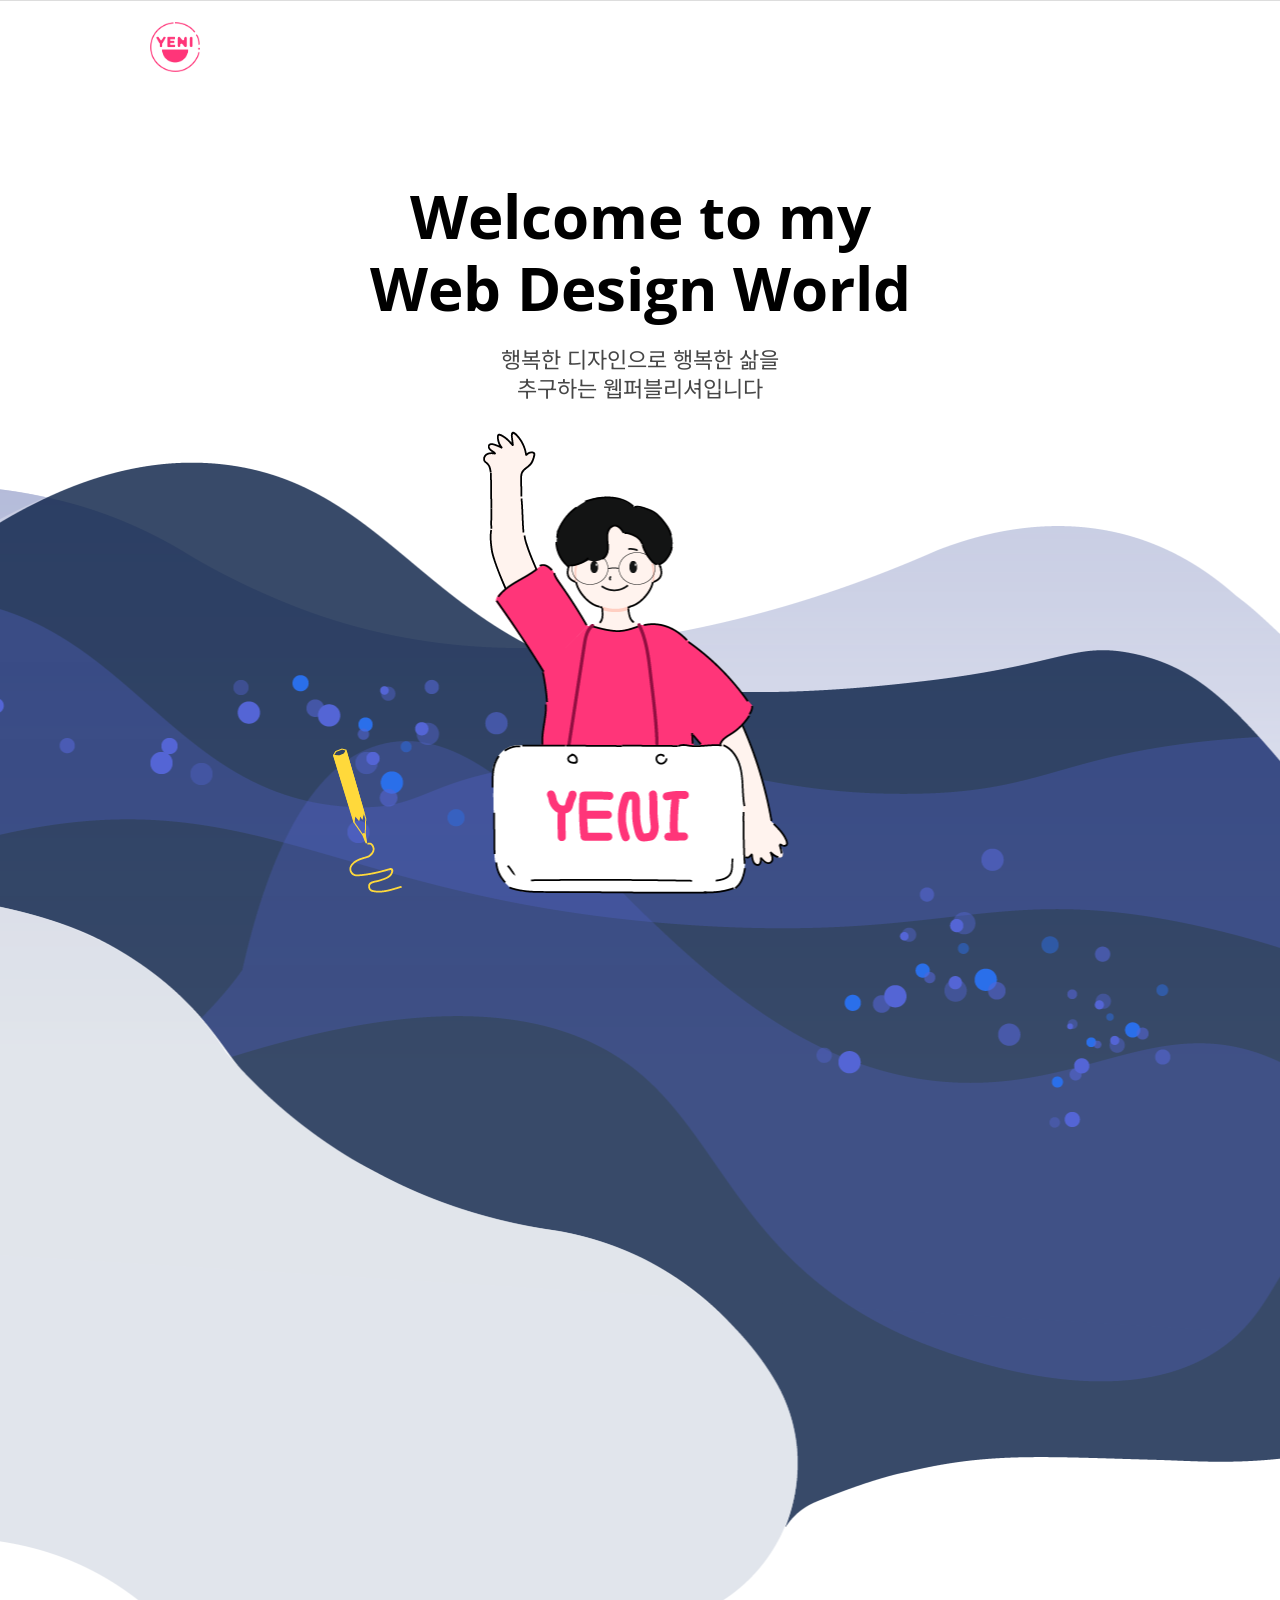
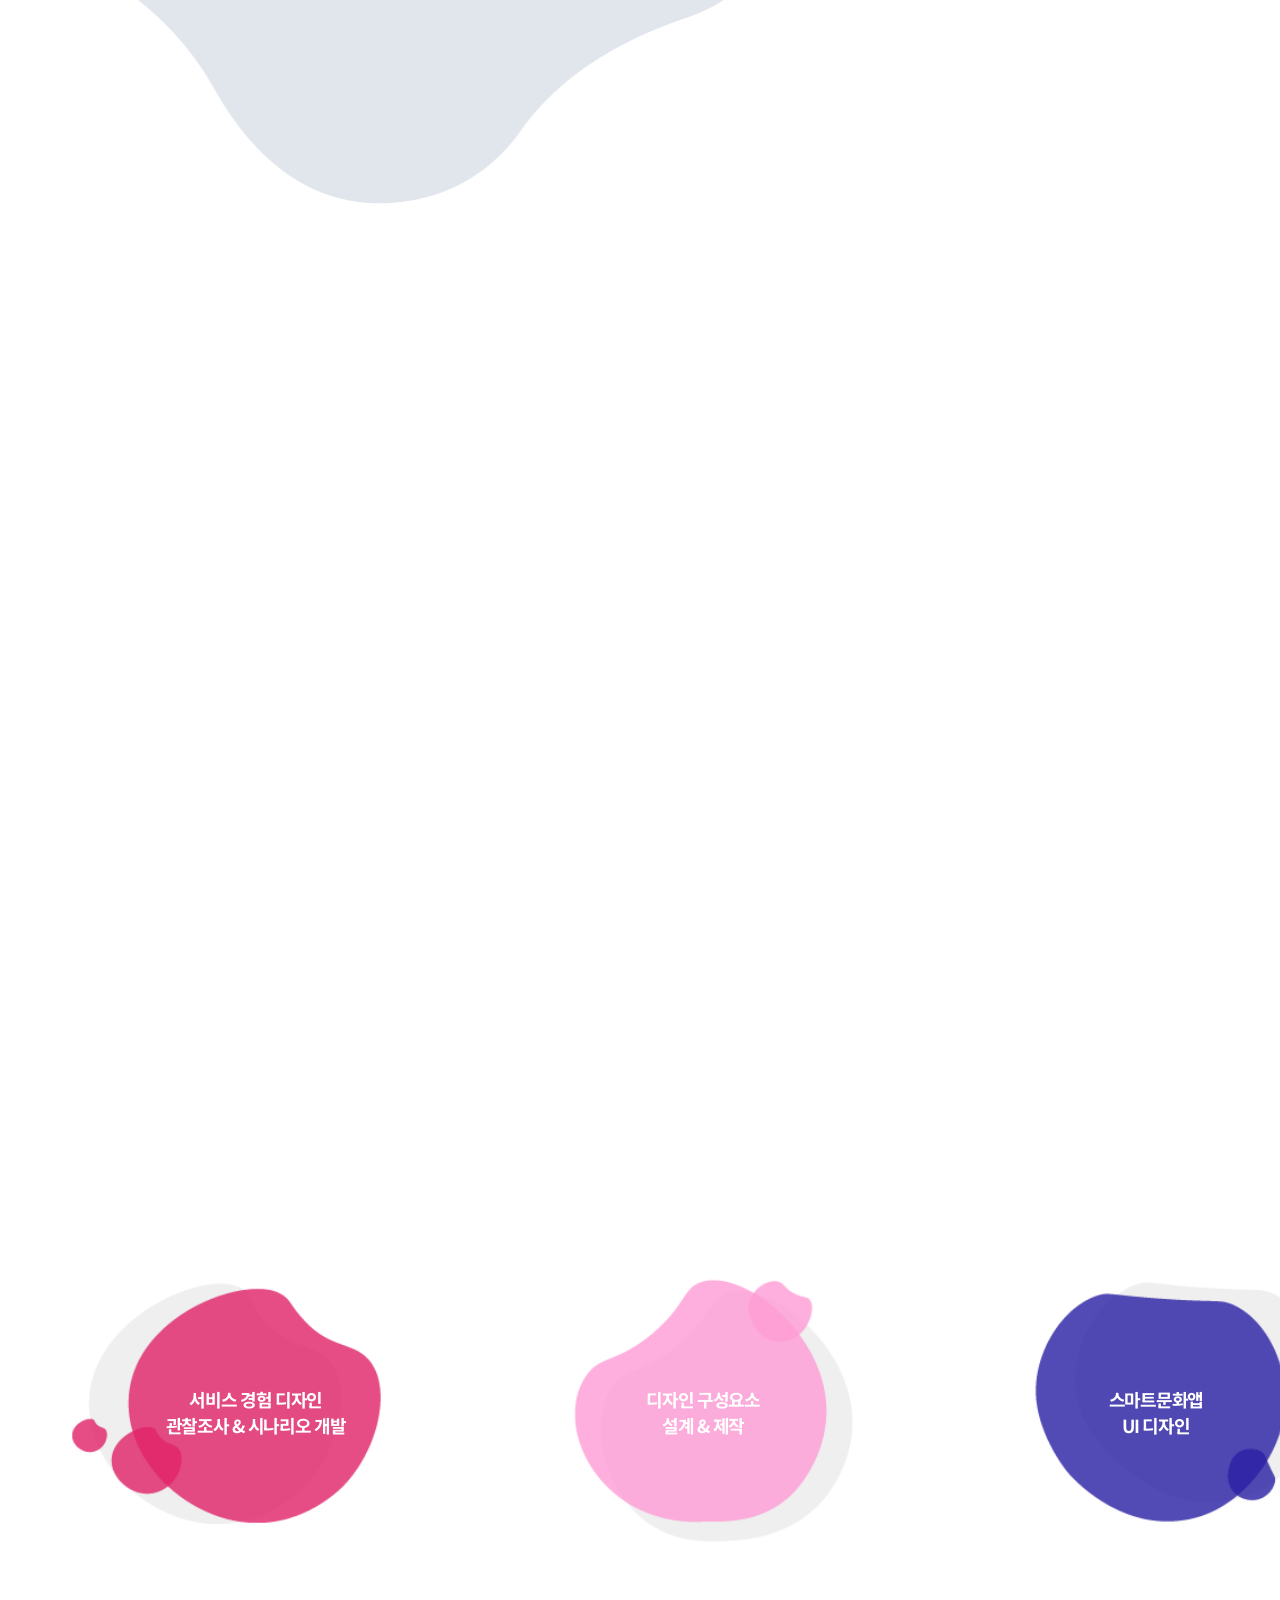
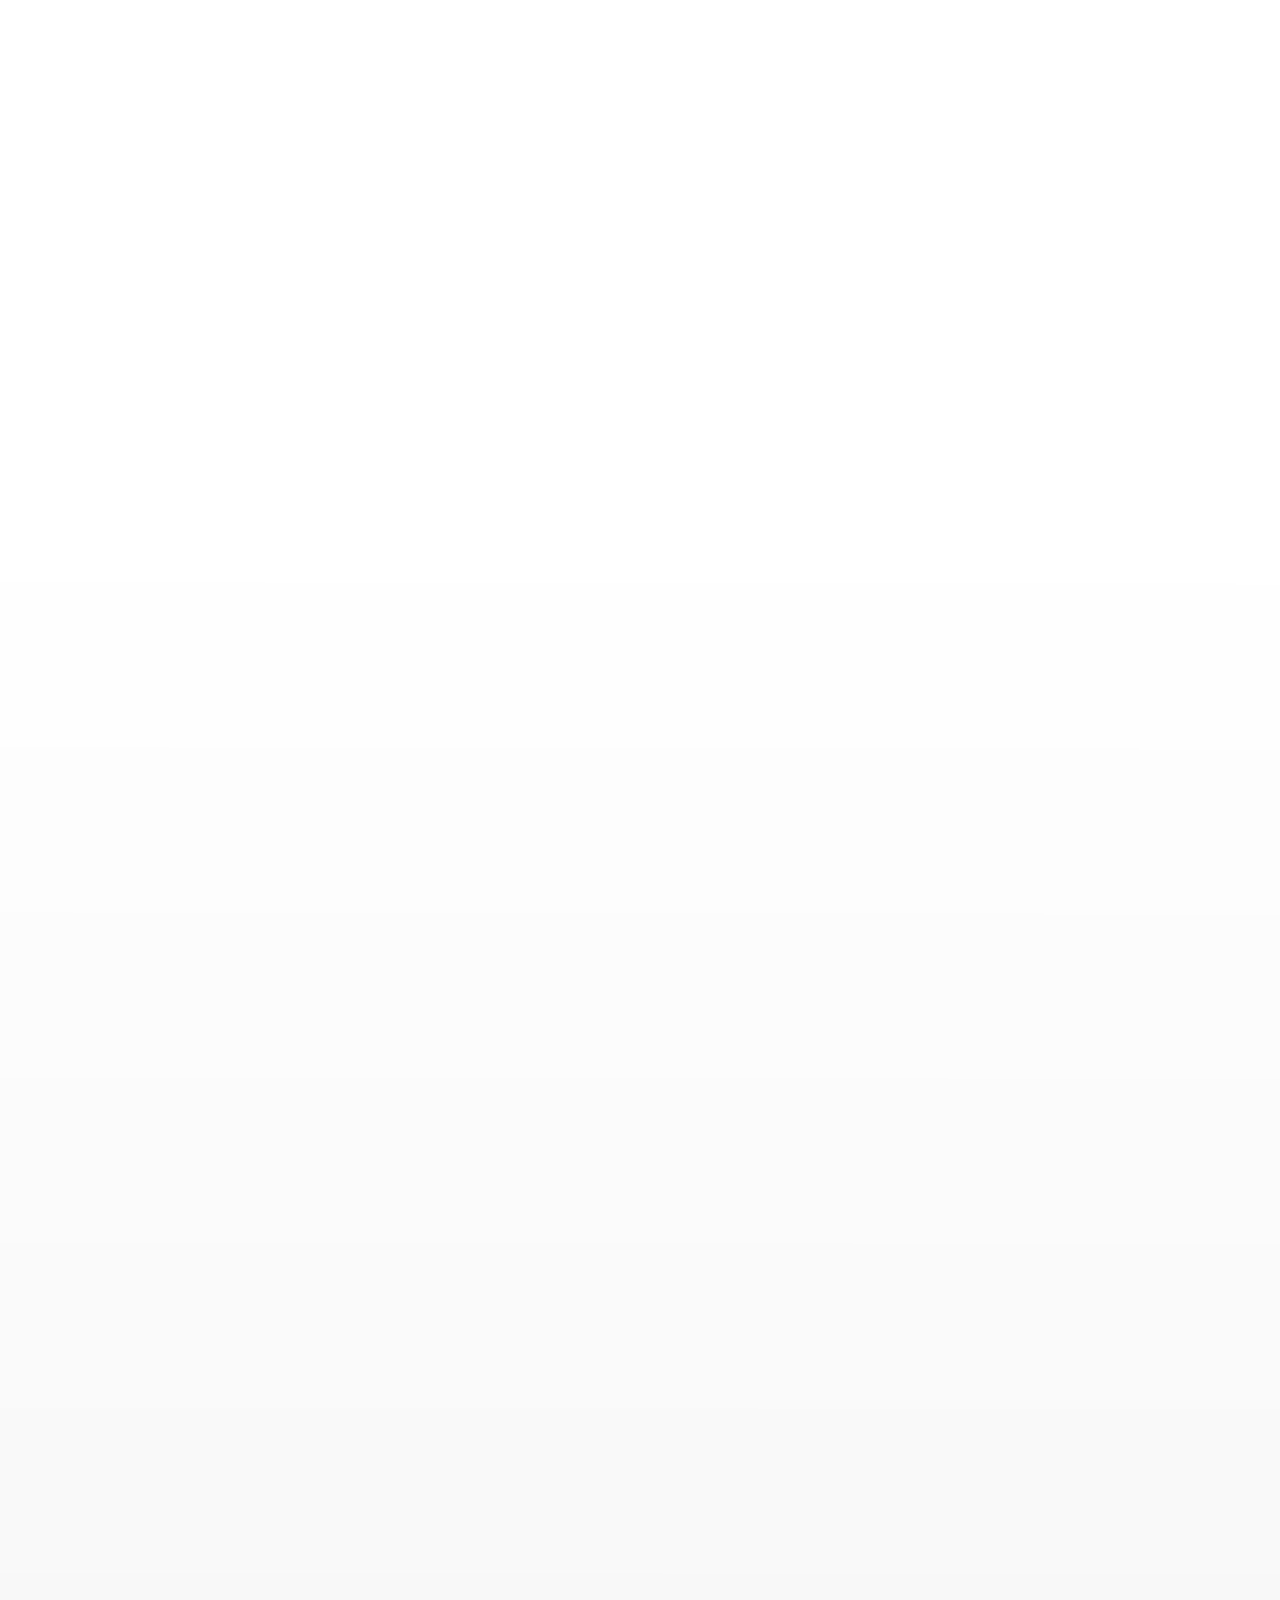
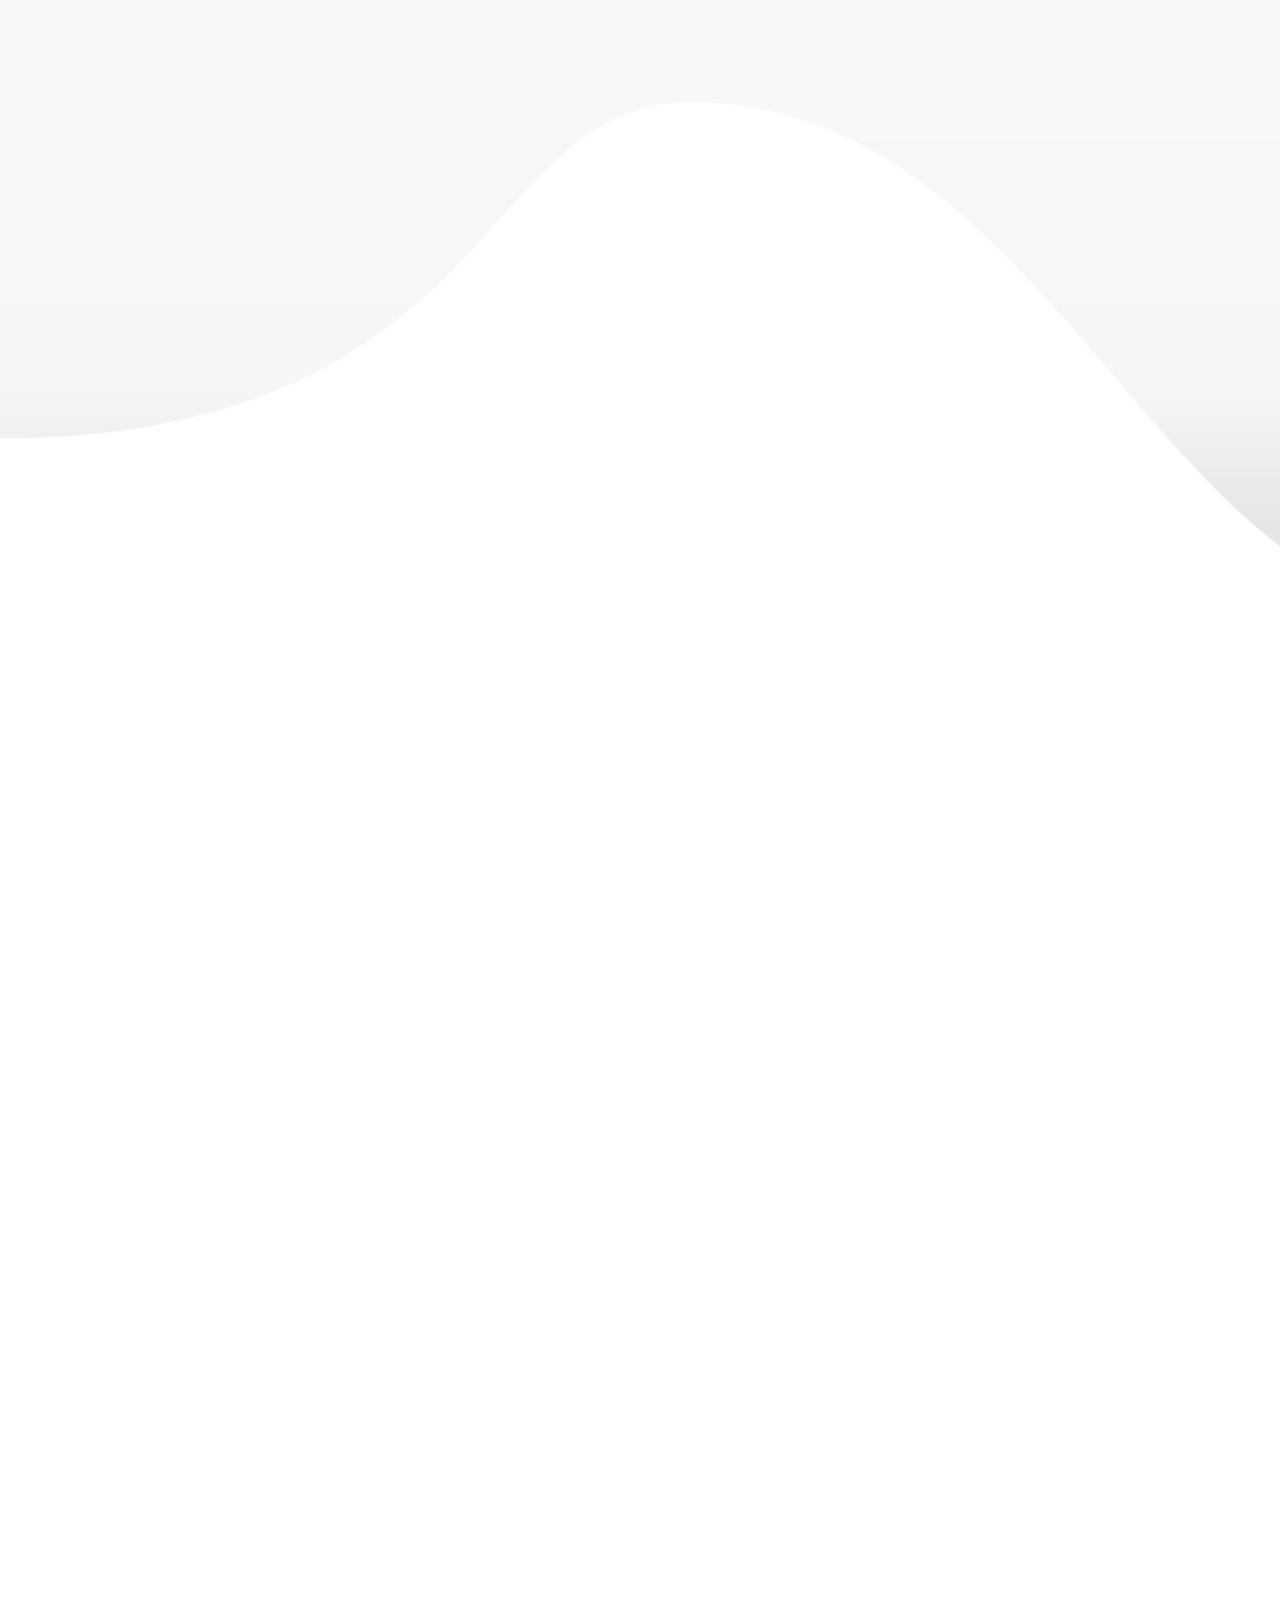
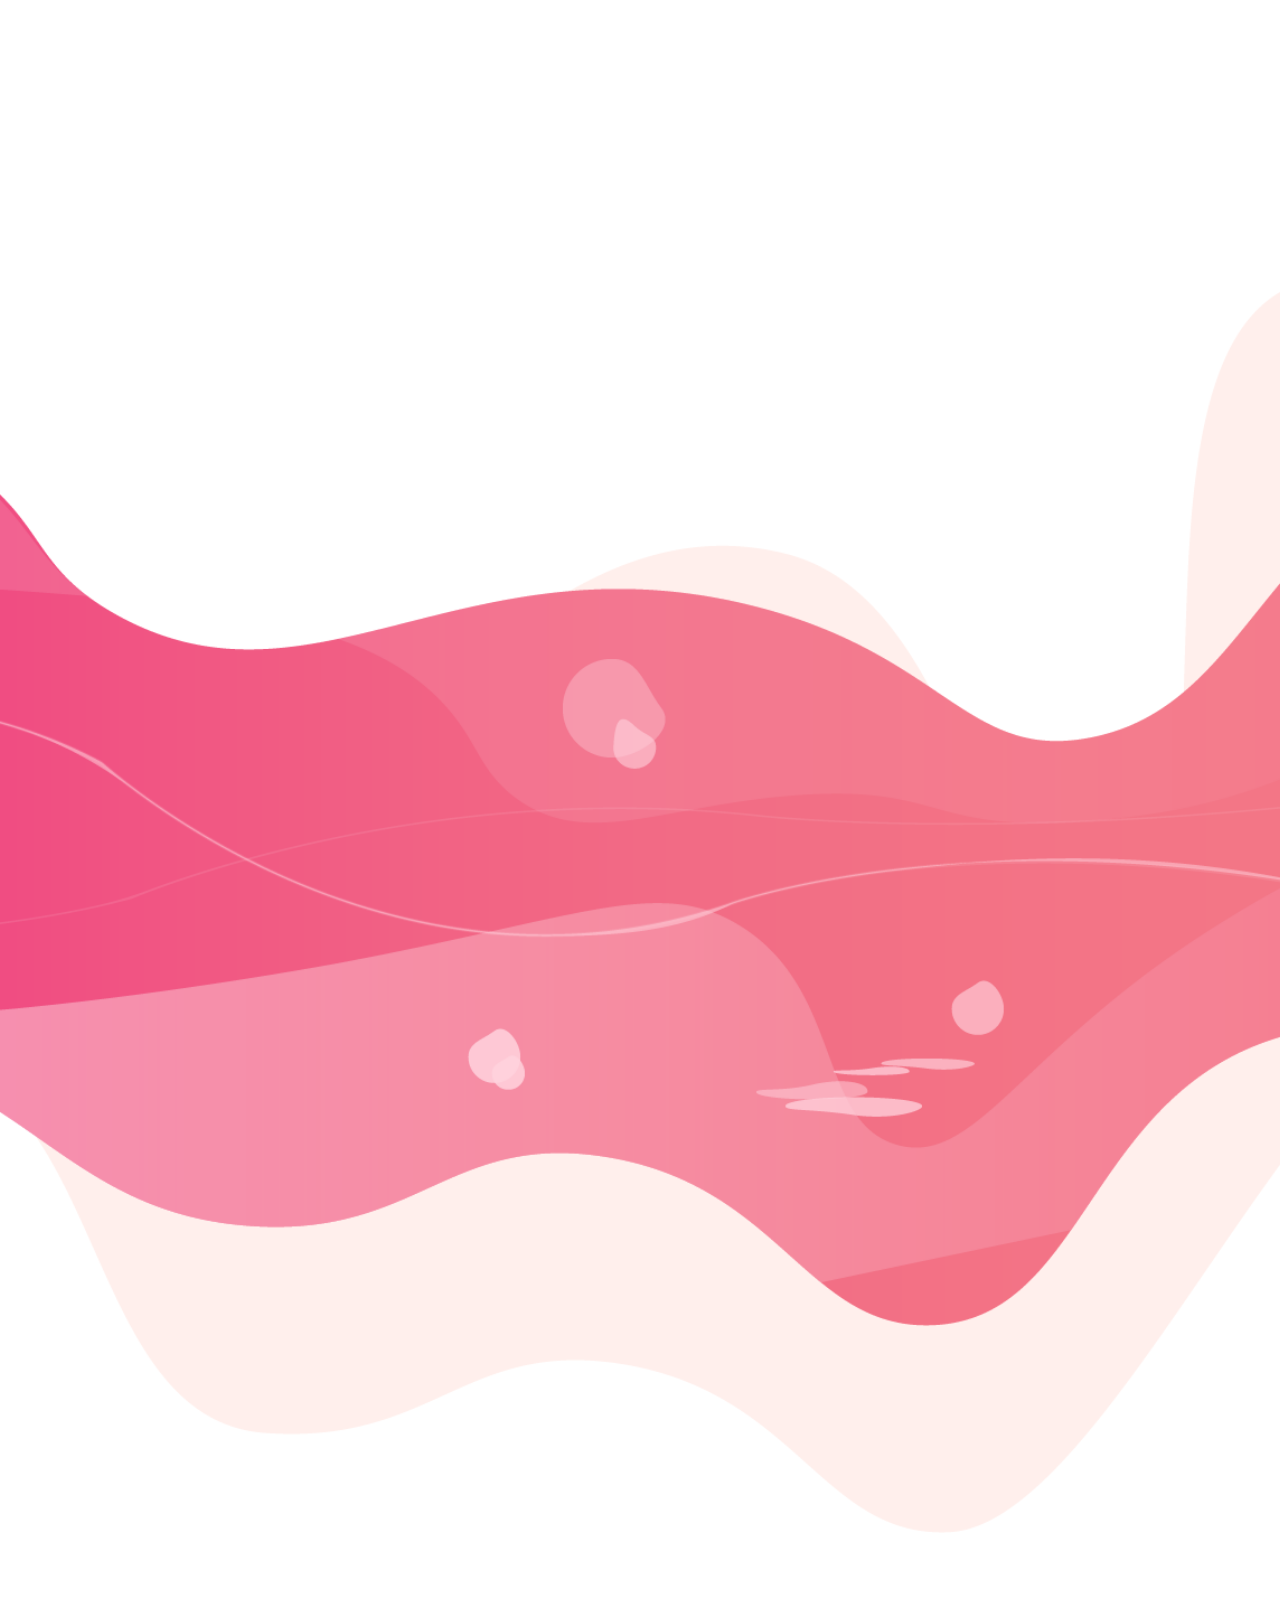
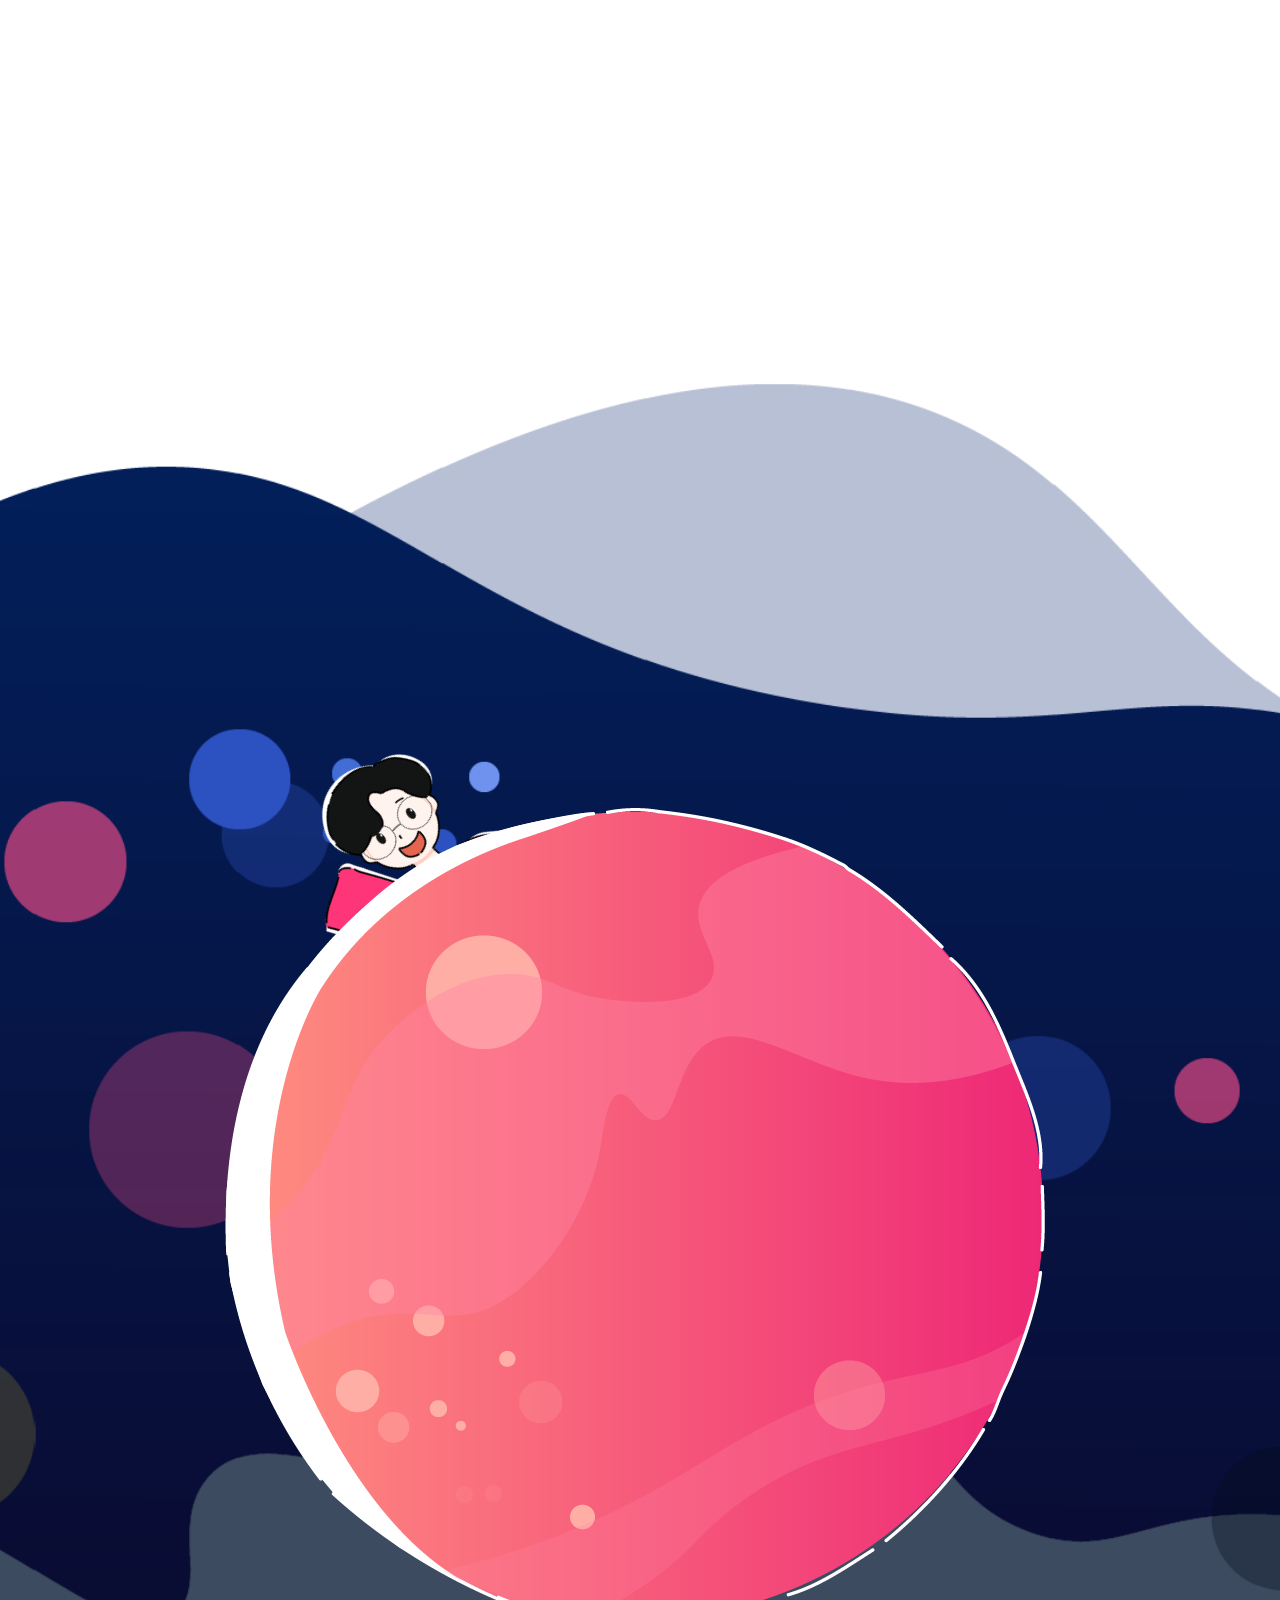
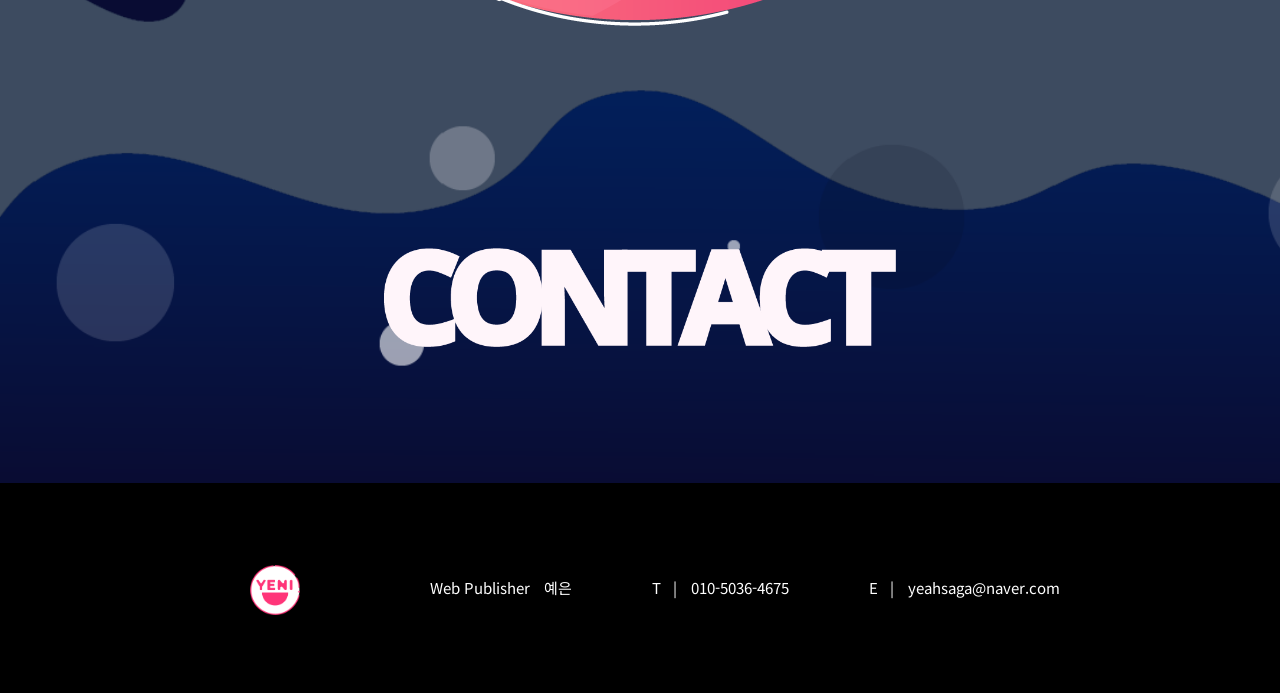
<file: index.html>
<!DOCTYPE html>
<html lang="ko">
<head>
    <meta charset="UTF-8">
    <meta http-equiv="X-UA-Compatible" content="IE=edge">
    <meta name="viewport" content="width=device-width, initial-scale=1.0">
    <title>이예은 포트폴리오</title>
    <link rel="stylesheet" href="css/main.css">
    <link rel="stylesheet" href="css/common.css">
    <link rel="stylesheet" href="https://cdn.linearicons.com/free/1.0.0/icon-font.min.css">
    <!-- js -->
    <script src="js/jquery-3.3.1.min.js"></script>
    <script src="js/scrolla.jquery.min.js"></script>
    <script src="js/splitting.min.js"></script>
    <script src="js/script.js"></script>
</head>
<body>
    <div class="wrap">
        <!-- .menuOpen -->
        <div class="menuOpen">
            <a href="#" class="open"><span class="lnr lnr-menu"></span></a>
            <div class="menuWrap">
            <p class="menuBg"><img src="img/menu.png" alt="분홍색 구름이 깔린 배경"></p>
            <a href="#" class="close"><span class="lnr lnr-cross"></span></a>
            <ul>
                <li><a href="index.html">Main</a></li>
                <li><a href="about.html">About</a>
                <div class="inner"><a href="ncs.html">- NCS</a></div></li>
                <li><a href="gallery.html">Gallery</a>
                <div class="inner"><a href="team.html">- Team Project</a></div></li>
                <li><a href="process.html">Portfolio Process</a></li>
            </ul>
            </div>
        </div>
        <!-- header -->
        <header>
            <div class="innerHeader">
                <h1 class="logo"><a href="index.html"><img src="img/logo.png" alt="분홍색 동그라미 예니 로고"></a></h1>
            </div>
        </header>
        <!-- contents -->
        <!-- section.visual -->
        <section class="visual">
            <div class="inner">
                <div class="titBox animate" data-animate="motion">
                    <div data-splitting class="tit enB">Welcome to my <br> Web Design World</div>
                    <p class="tit animate" data-animate="motion">행복한 디자인으로 행복한 삶을 <br>추구하는 웹퍼블리셔입니다</p>
                </div>
                <div class="handBox">
                    <p class="person"><img src="img/visual_p.png" alt="정면을 보는 사람 캐릭터"></p>
                    <p class="perH animate" data-animate="motion"><img src="img/visual_hand.png" alt="사람 손"></p>
                </div>
                    <p class="notebook animate" data-animate="motion"><img src="img/visual_note.png" alt="분홍색 노트북"></p>
                    <p class="pen animate" data-animate="motion"><img src="img/visual_pen.png" alt="노란색 펜"></p>
            <div class="about animate" data-animate="motion">
                <h2 class="tit en">About <br> Me</h2>
                <ul class="animate" data-animate="motion">
                    <li><a href="about.html">
                        <p class="img"><img src="img/index_about1.jpg" alt="섬세함을 어필하는 작업중인 사람"></p></a>
                            <p class="plus">섬세함 <br><span>Sensitive</span></p>
                            <p class="detail">섬세한 관찰력과 보다 넓은 시야를 가지고 <br> 섬세한 디자인을 만들어냅니다</p>
                        </li>
                    <li><a href="about.html">
                        <p class="img"><img src="img/index_about2.jpg" alt="꼼꼼함을 어필하는 작업중인 사람"></p></a>
                            <p class="plus">꼼꼼함 <br><span>Meticulous</span></p>
                            <p class="detail">작은 요소 하나하나 꼼꼼하게 챙김으로써 <br> 멋진 디테일을 완성시킵니다</p>
                        </li>
                    <li><a href="about.html">
                        <p class="img"><img src="img/index_about3.jpg" alt="성실함을 어필하는 일하는 사람"></p></a>
                            <p class="plus">성실함 <br><span>Faithful</span></p> 
                            <p class="detail">성실함은 기본이자 가장 중요한 자세입니다 <br> 저는 기본이 확실한 인재입니다</p>
                    </li>
                </ul>
                <div class="moreBtn">
                    <a href="about.html">Do you want to know about me ?
                        <span class="lnr lnr-chevron-right"></span></a>
                </div>
            </div>
            </div>
        </section>
        <!-- section.ncs -->
        <section class="ncs">
            <div class="inner">
                <div class="titBox animate" data-animate="motion">
                    <h2 class="tit en">My works</h2>
                    <div class="effectBox animate" data-animate="motion">
                        <p class="effect click"><img src="img/ncs_click.png" alt="까만 click 글씨"></p>
                        <p class="effect check"><img src="img/ncs_effect.png" alt="강조이펙트용 까만 선 세 개"></p>
                    </div>
                    <p class="img"><a href="ncs.html"><img src="img/NCS.png" alt="분홍색 ncs글씨"></a></p>
                    <p class="tit">훌륭한 웹퍼블리셔가 되기 위해 <br>국가직무능력표준 수행을 거쳤습니다</p>
                </div>
                <ul class="list"> 
                    <li><a href="ncs_1.html"><p class="img"><img src="img/ncs_circle1.png" alt="진달래색 찌그러진 원"></p>
                    <p class="txt">서비스 경험 디자인<br>관찰조사 & 시나리오 개발</p></a>
                <p class="txt mob">서비스 경험 디자인</p></li>
                    <li><a href="ncs_2.html"><p class="img"><img src="img/ncs_circle2.png" alt="분홍색 찌그러진 원"></p>
                    <p class=txt>디자인 구성요소 <br>설계 & 제작</p></a></li>
                    <li><a href="ncs_4.html"><p class="img"><img src="img/ncs_circle3.png" alt="파란색 찌그러진 원"></p>
                    <p class=txt>스마트문화앱<br>UI 디자인</p></a></li>
                </ul>
                <a href="ncs.html" class="more animate" data-animate="motion">more > </a>
            </div>
        </section>
        <!-- .middle -->
            <ul class="middle animate" data-animate="motion">
                <li class="shine"><img src="img/shine.png" alt="노란색 반짝이"></li>
                <li><img src="img/circle1.png" alt="분홍색 원 두 개"></li>
                <li class="shake"><img src="img/middle_1.png" alt="노트북으로 작업하는 사람"></li>
                <li class="jump"><img src="img/phone.png" alt="스마트폰 그림"></li>
                <li class="jump"><img src="img/glasses.png" alt="안경 그림"></li>
                <li class="shake"><img src="img/middle_2.png" alt="발표하는 사람"></li>
                <li class="shine"><img src="img/shine2.png" alt="노란색 반짝이"></li>
                <li class="jump"><img src="img/latte.png" alt="아이스 녹차라떼 그림"></li>
                <li class="jump"><img src="img/light.png" alt="노란 전구 그림"></li>
                <li class="shake"><img src="img/middle_3.png" alt="뭔가를 메모하는 사람"></li>
                <li><img src="img/circle2.png" alt="연한 분홍색 원 두 개"></li>
                <li class="shine"><img src="img/shine.png" alt="노란 반짝이"></li>
            </ul>
        <!-- section.clone -->
        <section class="clone">
            <div class="inner">
                <div class="titBox animate" data-animate="motion">
                    <p class="num"><img src="img/numc_1.png" alt="회색 원 안에 하얀 숫자 1"></p>
                    <h2 class="tit en">Clone Coding</h2>
                    <p class="tit">실력향상을 위한 연습 결과입니다</p>
                </div>
                    <div class="lineBox animate" data-animate="motion">
                        <svg id="Layer_10" data-name="Layer 10" xmlns="http://www.w3.org/2000/svg" width="1141.97" height="1110.26" viewBox="0 0 1141.97 1110.26"><defs><style>.cls-1{fill:none;stroke:#ff3579;stroke-miterlimit:10;stroke-width:4px;}</style></defs><path class="cls-1" d="M708,285c120-2,369,30,481,67,143.48,47.4,274,108.91,284,218,10.75,116.69-178,233-280,280-392.45,180.83-739-95.34-834,32-77.14,103.37,38,418,307,485,264.39,65.85,508.25-22.72,521-32" transform="translate(-333.47 -282.91)"/></svg>
                        </div>   
                        
                    <ul class="animate" data-animate="motion">
                    <li><div class="imgBox">
                        <a href="clones/ystudio/index.html" target="_blank">
                            <p class="img"><img src="img/ystudio.jpg" alt="노트북 화면에 와이스튜디오 사이트"></p></a>
                    </div>
                        <div class="txtBox">
                            <h3>와이스튜디오</h3>
                            <p>애니메이션 효과 <br> <span>자연스러운 애니메이션 효과 습득</span></p>
                        </div>
                    </li>
                    <li><div class="imgBox">
                        <a href="clones/daebang/index.html" target="_blank">
                            <p class="img"><img src="img/daebang.png" alt="노트북 화면에 대방건설 사이트"></p></a>
                    </div>
                        <div class="txtBox">
                            <h3>대방건설</h3>
                            <p>Mask 효과<br> <span>비쥬얼영역을 돋보이게 하는 방법 습득</span></p>
                        </div>
                    </li>
                    <li>
                        <div class="imgBox">
                        <a href="clones/dopda/index.html" target="_blank">
                        <p class="img"><img src="img/dopda.png" alt="노트북 화면에 돕다 사이트"></p></a>
                        </div>
                        <div class="txtBox">
                            <h3>돕다</h3>
                            <p>이미지 배치<br> <span>세련된 이미지 배치 공부</span></p>
                        </div>
                    </li>
                    <li>
                        <div class="imgBox">
                            <a href="clones/musign/index.html" target="_blank">
                                <p class="img"><img src="img/musign.png" alt="노트북 화면에 뮤자인 사이트"></p></a>        
                        </div>                        
                        <div class="txtBox">
                            <h3>Musign</h3>
                            <p>글자 애니메이션<br> <span>텍스트 애니메이션 활용법 습득</span></p>
                        </div>
                    </li>
                </ul>
                <a href="gallery.html" class="more animate" data-animate="motion">more > </a>
            </div>
        </section>
        <!-- section.team -->
        <section class="team">
            <div class="inner">
                <div class="titBox animate" data-animate="motion">
                    <p class="num"><img src="img/numc_2.png" alt="회색 원 안에 하얀 숫자 2"></p>
                    <h2 class="tit en">Team Project</h2>
                    <p class="tit">Project Name</p>
                </div>
                <ul class="renewal animate" data-animate="motion">
                    <li><img src="img/team_renewal1.png" alt="분홍 사각형 안에 하얀 R글자"></li>
                    <li><img src="img/team_renewal2.png" alt="분홍 사각형 안에 하얀 E글자"></li>
                    <li><img src="img/team_renewal3.png" alt="분홍 사각형 안에 하얀 N글자"></li>
                    <li><img src="img/team_renewal4.png" alt="분홍 사각형 안에 하얀 E글자"></li>
                    <li><img src="img/team_renewal5.png" alt="분홍 사각형 안에 하얀 W글자"></li>
                    <li><img src="img/team_renewal6.png" alt="분홍 사각형 안에 하얀 A글자"></li>
                    <li><img src="img/team_renewal7.png" alt="분홍 사각형 안에 하얀 L글자"></li>
                </ul>
                <ul class="teamList animate" data-animate="motion">
                    <li>역할분담
                        <a href="team.html">
                        <p class="img"><img src="img/index_team1.png" alt="팀 회의중인 사진"></p>
                    </a></li>
                    <li>XD
                        <a href="team.html">
                        <p class="img"><img src="img/index_team2.png" alt="XD작업 이미지"></p>
                    </a></li>
                    <li>CODING<a href="team.html">
                        <p class="img"><img src="img/index_team3.png" alt="코딩 진행 화면"></p>
                    </a></li>
                </ul>
                <a href="team.html" class="more animate" data-animate="motion">more > </a>
            </div>
        </section>
        <!-- section.process -->
        <section class="process">
            <div class="inner">
                <div class="titBox animate" data-animate="motion">
                    <p class="num"><img src="img/numc_3.png" alt="회색 원 안에 하얀 숫자 3"></p>
                    <h2 class="tit en">Portfolio Process</h2>
                    <p class="tit">멋진 포트폴리오를 만드는 과정입니다</p>
                </div>
            <ul class="animate" data-animate="motion">
                <li>
                    <a href="process.html"><img src="img/port_circle1.png" alt="분홍색 동그라미"></a>
                    <p>GO</p>
                </li>
                <li>
                    <a href="process.html"><img src="img/port_circle2.png" alt="분홍색 동그라미"></a>
                    <p>BRAIN STORMING</p>
                </li>
                <li>
                    <a href="process.html"><img src="img/port_circle3.png" alt="분홍색 동그라미"></a>
                    <p>IDEA SKETCH</p>
                </li>
                <li>
                    <a href="process.html"><img src="img/port_circle4.png" alt="분홍색 동그라미"></a>
                    <p>WIRE FRAME</p>
                </li>
                <li>
                    <a href="process.html"><img src="img/port_circle5.png" alt="분홍색 동그라미"></a>
                    <p>XD</p>
                </li>
                <li>
                    <a href="process.html"><img src="img/port_circle6.png" alt="분홍색 동그라미"></a>
                    <p>COMPLETE</p>
                    <p class="mob">DONE</p>
                </li>
            </ul>
            </div>
        </section>
        <!-- .contact -->
        <div class="contact">
            <div class="inner">
                <div class="imgBox">
                    <p class="img circle"><img src="img/last_circle.png" alt="분홍색 원"></p>
                    <div class="handBox">
                        <p class="img yeni"><img src="img/last_p.png" alt="분홍색 옷을 입은 사람"></p>
                        <p class="img hand animate" data-animate="motion"><img src="img/visual_hand2.png" alt="사람 손"></p>
                    </div>
                    <p class="img note animate" data-animate="motion"><img src="img/last_notebook.png" alt="화면에 HAPPY라고 써진 노트북"></p>
                    <p class="img todo animate" data-animate="motion"><img src="img/todo.png" alt="투두리스트"></p>
                    <p class="img stand animate" data-animate="motion"><img src="img/stand.png" alt="스탠드 등"></p>
                </div>
                <p class="call animate" data-animate="motion">준비된 웹 퍼블리셔 예은입니다 <br>저를 불러주세요</p>
                <p class="ctc"><img src="img/contact.png" alt="하얀색 CONTACT 글씨"></p>
            </div>
        </div>
        <!-- footer -->
        <footer>
            <a href="index.html" class="logo"><img src="img/logo.png" alt="하얀 동그라미에 분홍색 선 예니 로고"></a>
            <ul>
                <li><span>Web Publisher</span> 예은</li>
                <li><span>T &nbsp;&nbsp;|</span>  010-5036-4675</li>
                <li><span>E &nbsp;&nbsp;|</span>  yeahsaga@naver.com</li>
            </ul>
        </footer>
        <a href="#" class="topBtn animate" data-animate="motion">TOP</a>
    </div>
</body>
</html>
</file>
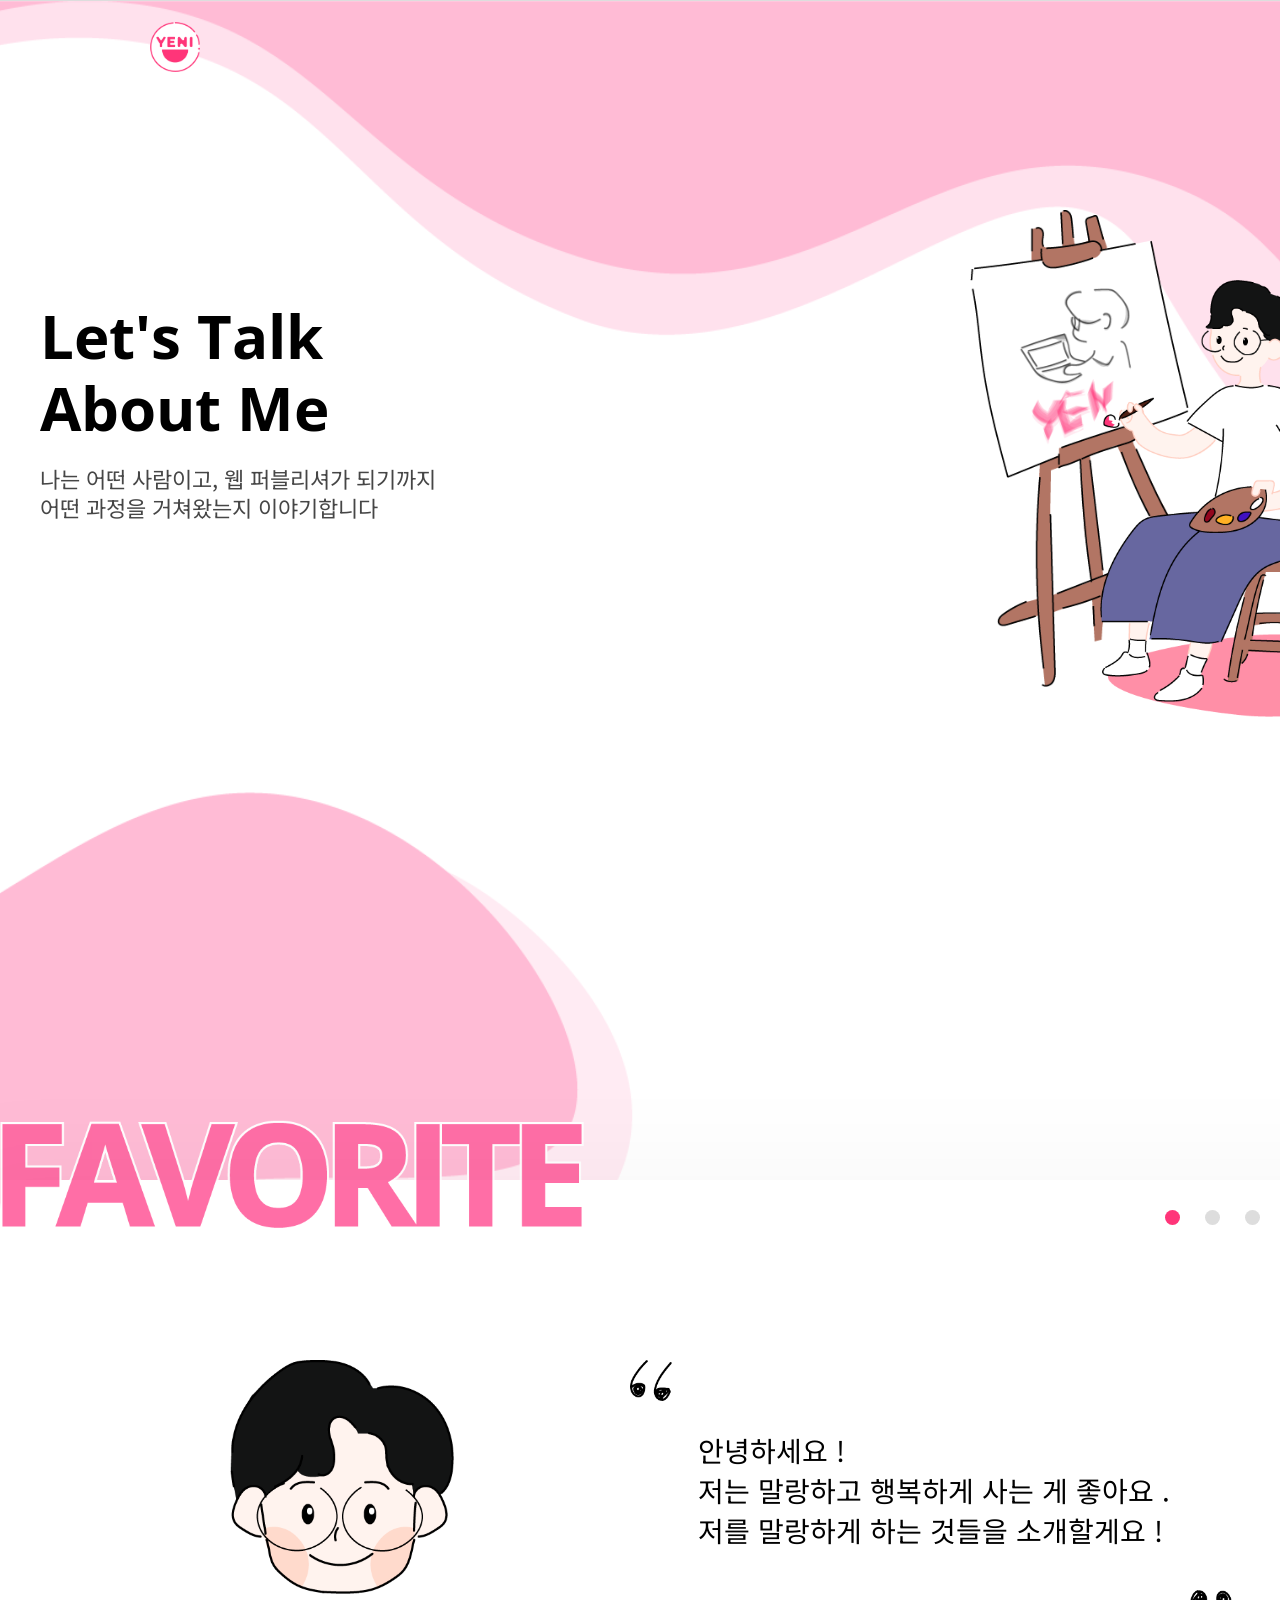
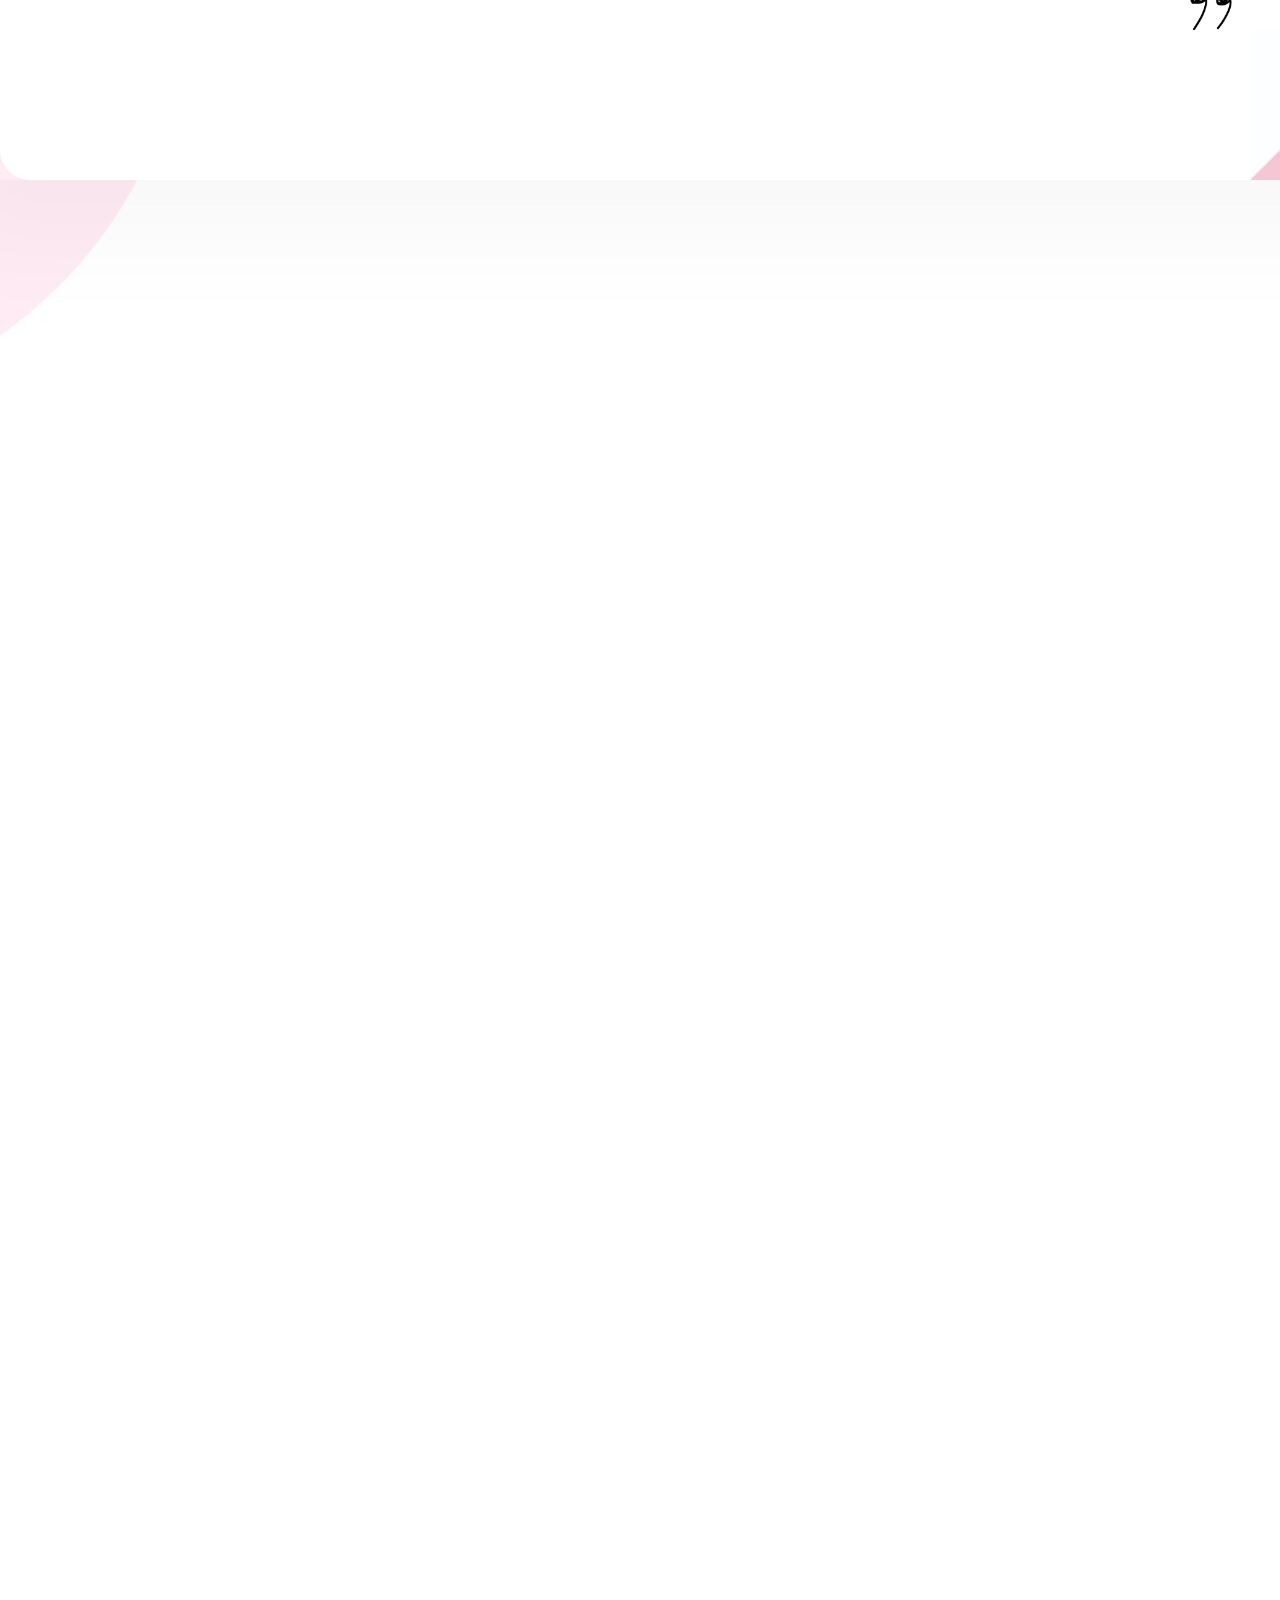
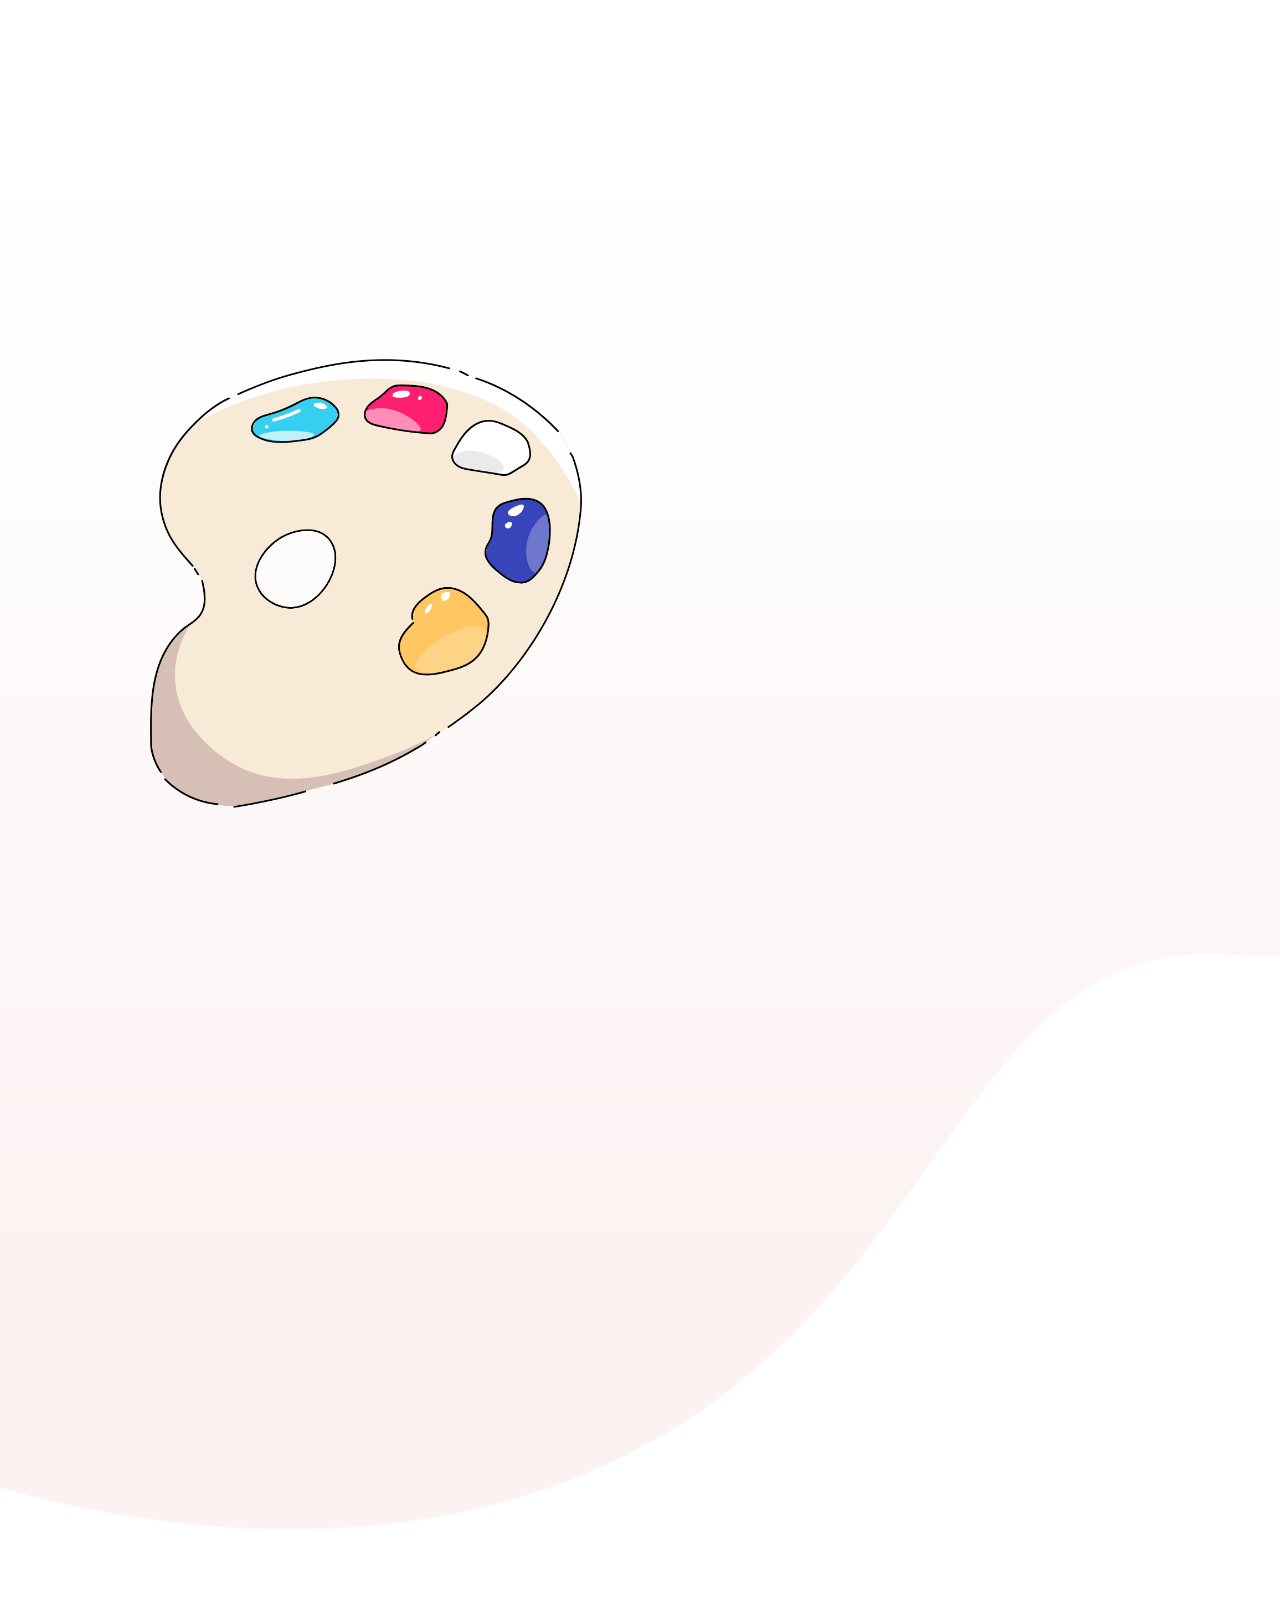
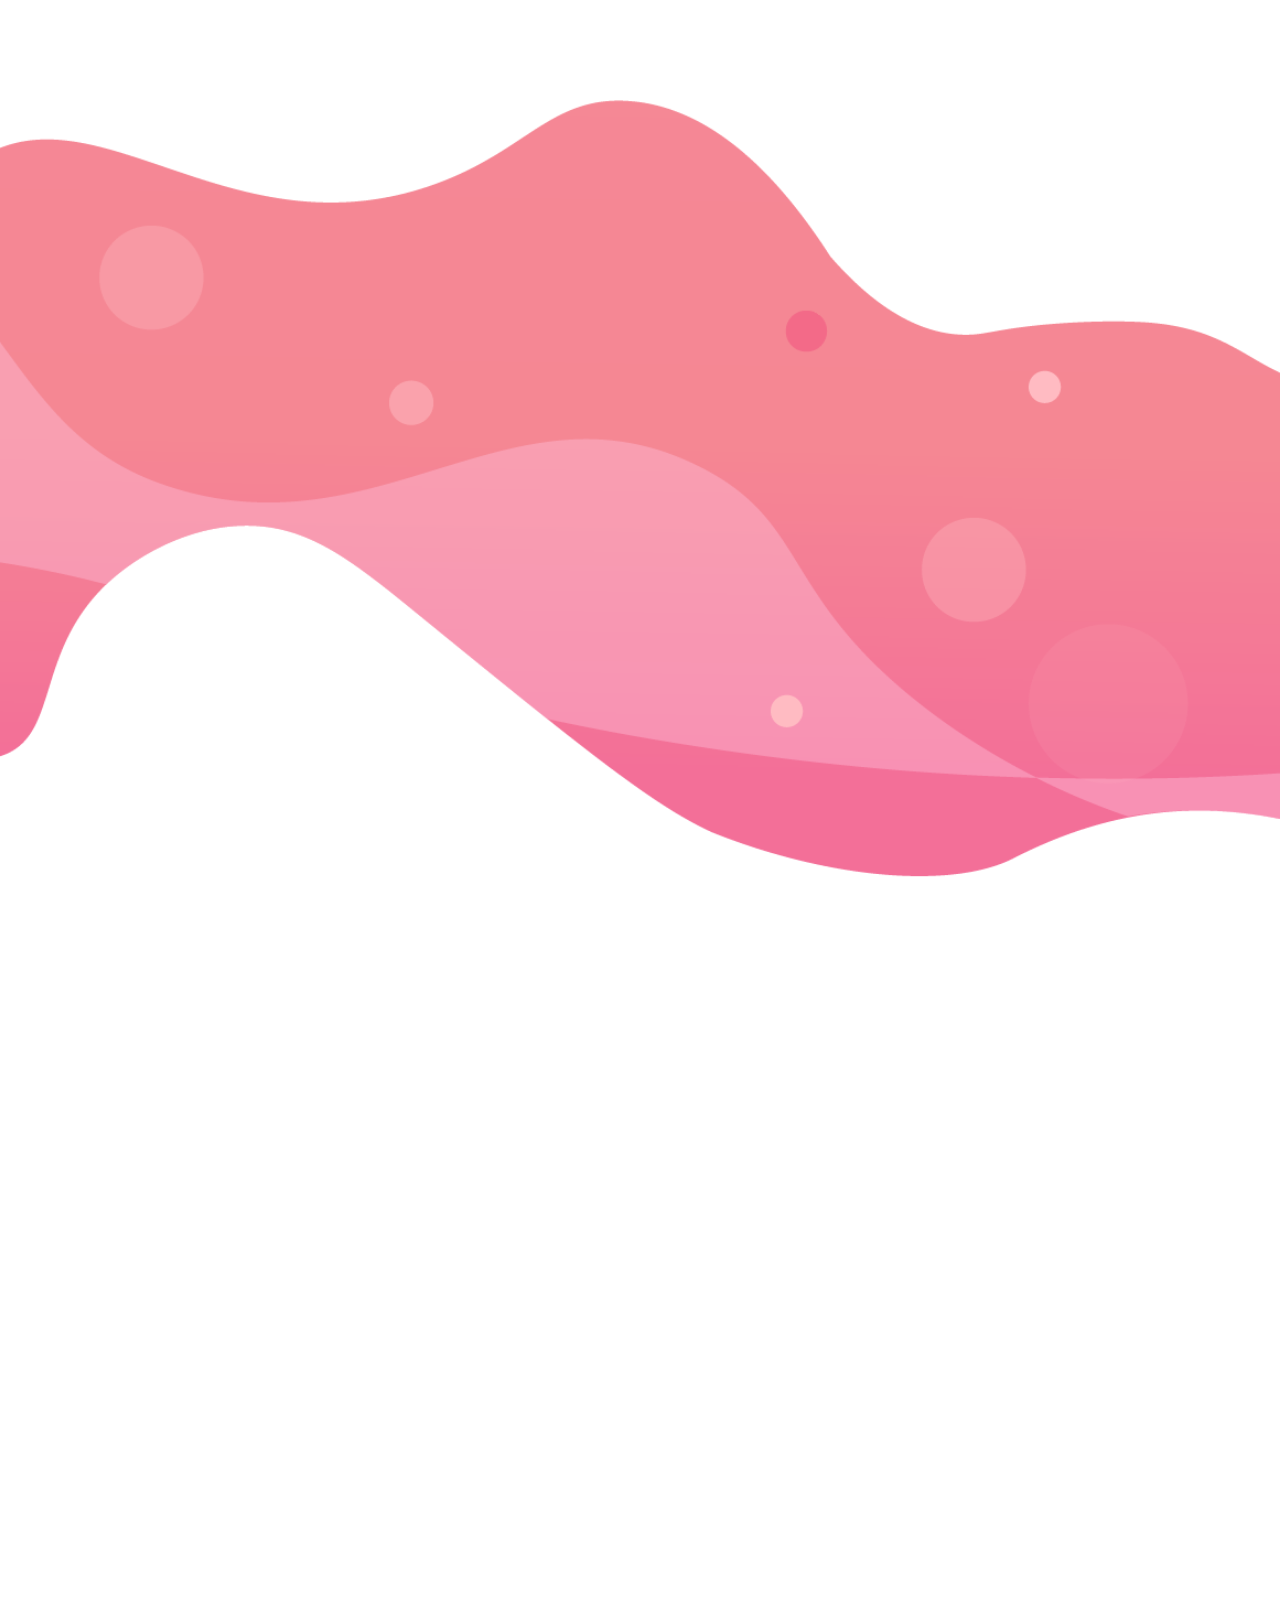
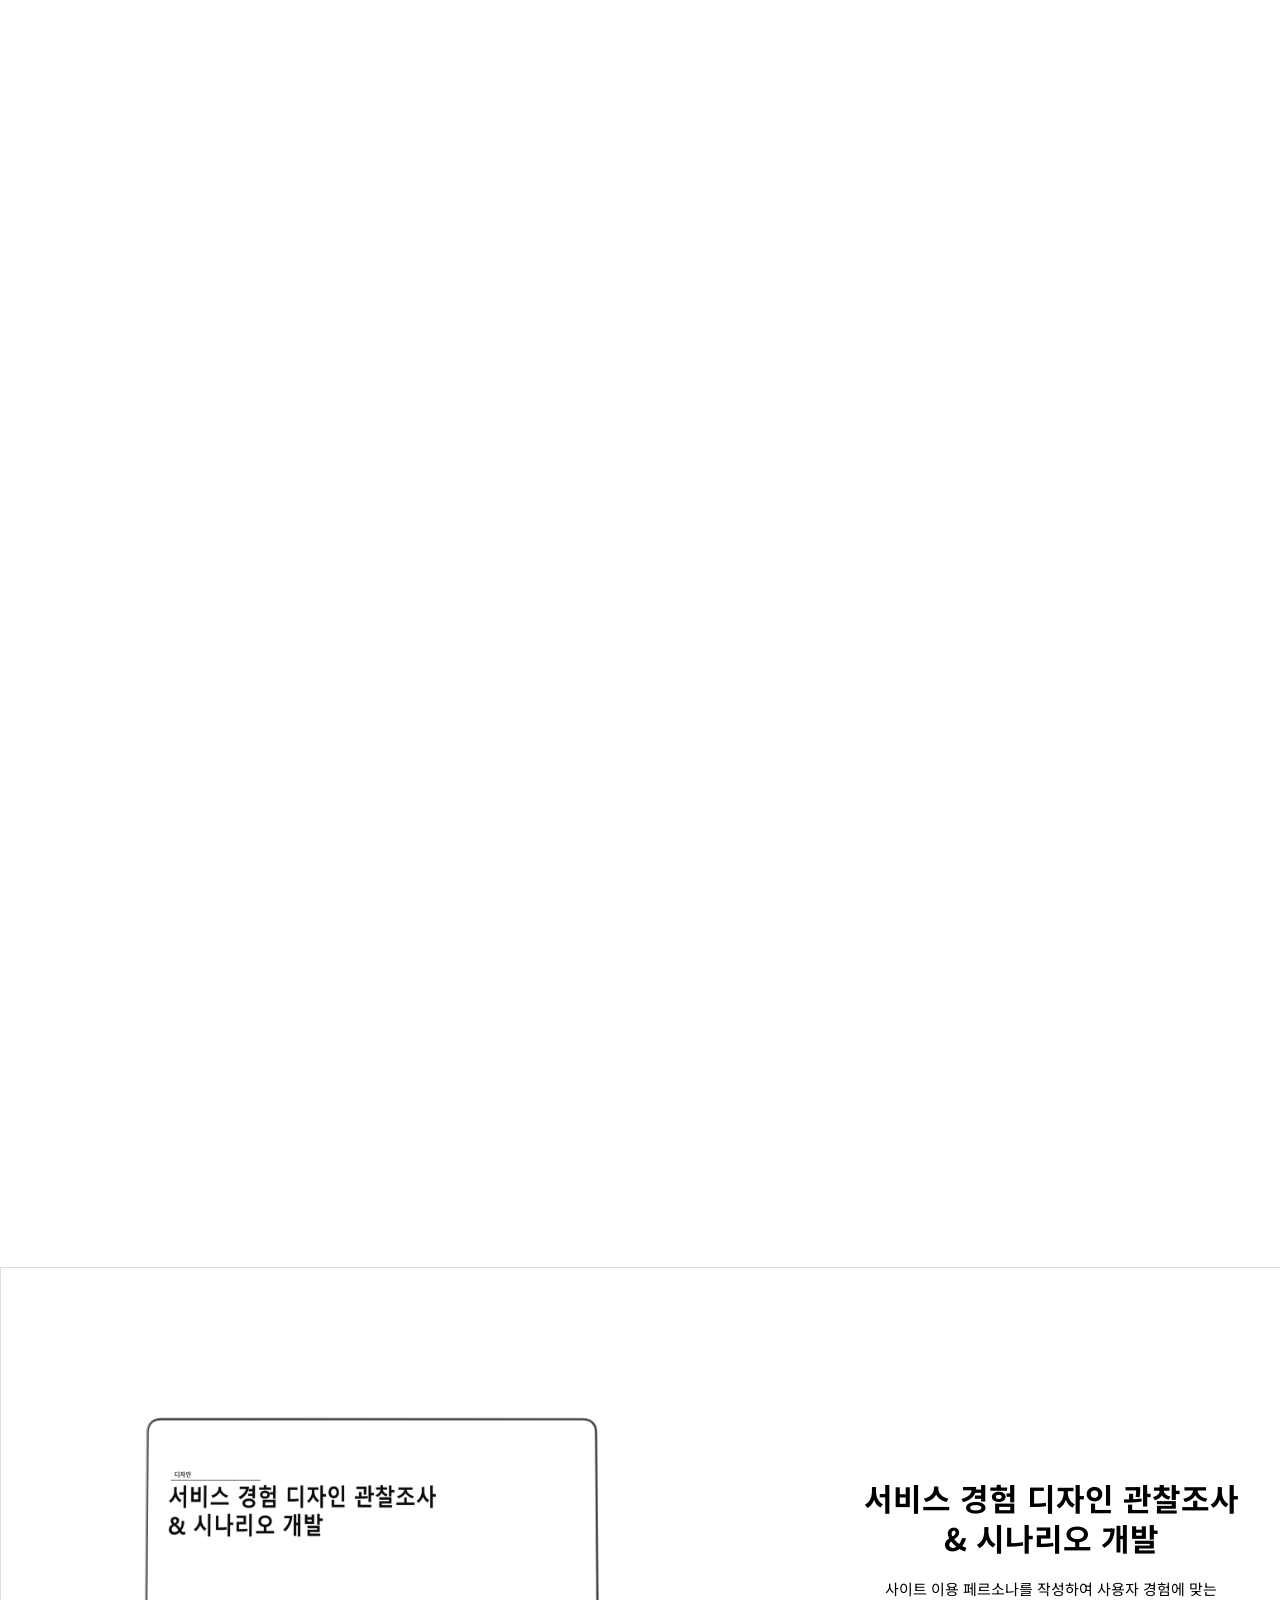
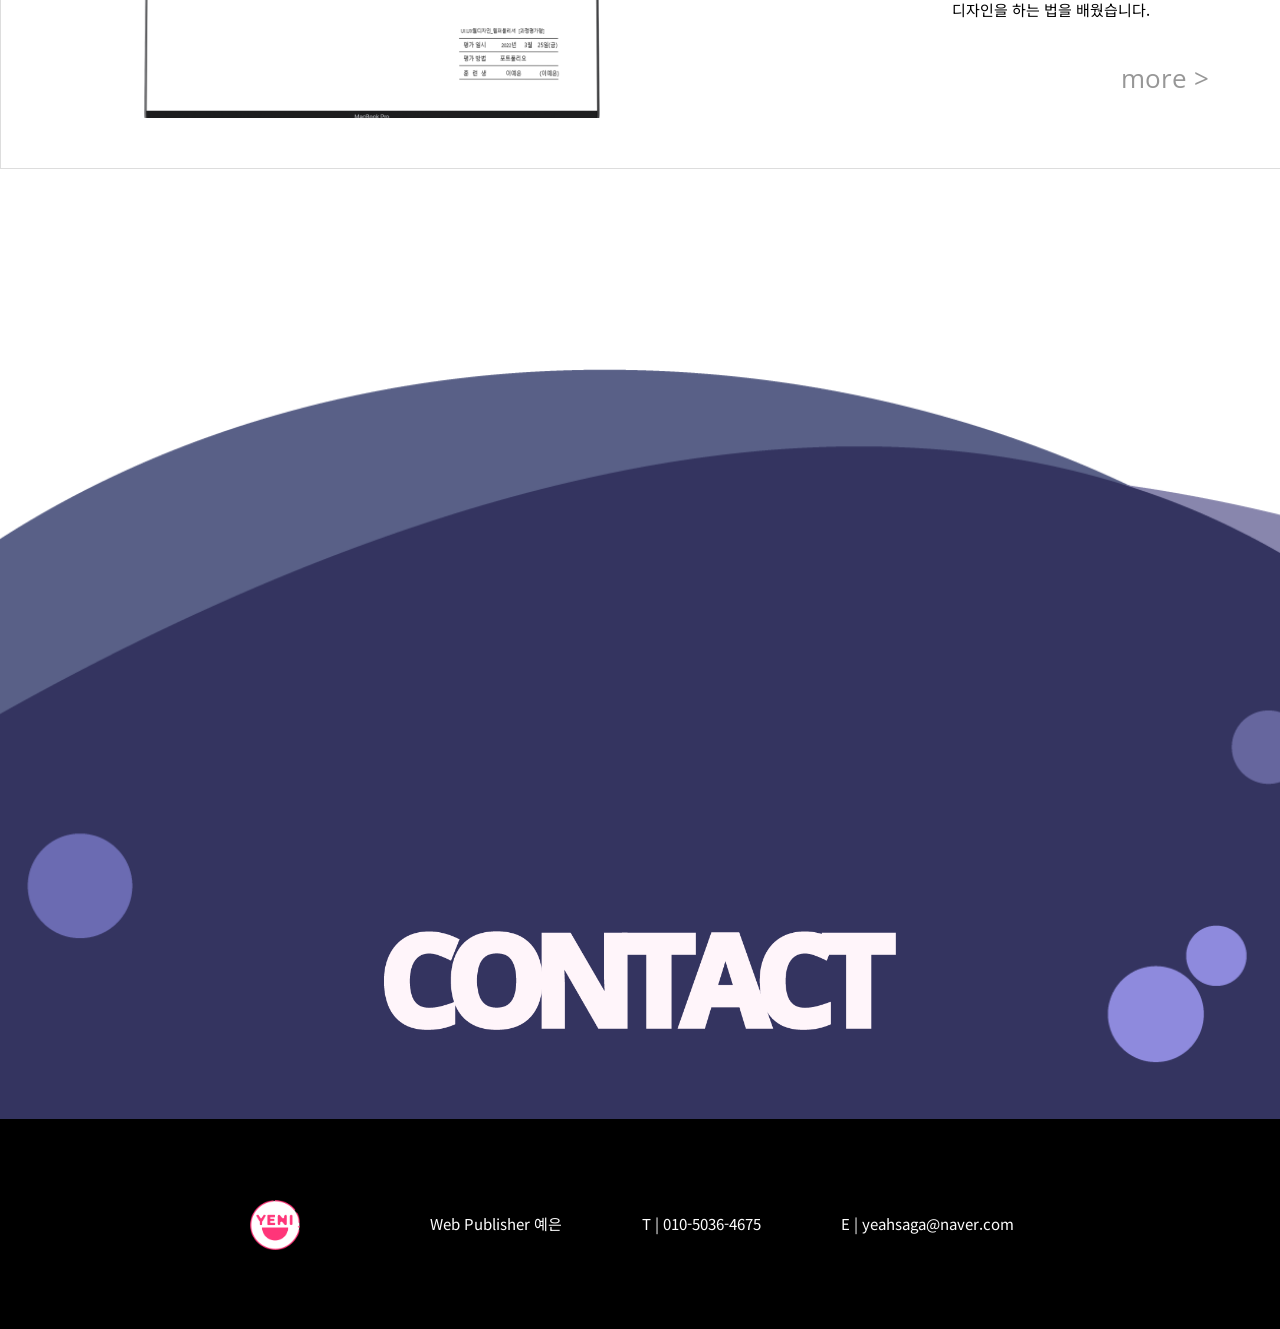
<file: about.html>
<!DOCTYPE html>
<html lang="ko">
<head>
    <meta charset="UTF-8">
    <meta http-equiv="X-UA-Compatible" content="IE=edge">
    <meta name="viewport" content="width=device-width, initial-scale=1.0">
    <title>About</title>
    <link rel="stylesheet" href="css/about.css">
    <link rel="stylesheet" href="css/common.css">
    <link rel="stylesheet" href="https://cdn.linearicons.com/free/1.0.0/icon-font.min.css">
    <link rel="stylesheet" href="css/slick.css">
    <link rel="stylesheet" href="css/font-awesome.min.css">
        <!-- js -->
        <script src="js/jquery-3.3.1.min.js"></script>
        <script src="js/scrolla.jquery.min.js"></script>
        <script src="js/script.js"></script>      
        <script src="js/slick.min.js"></script>
</head>
<body>
    <div class="wrap">
        <!-- .menuOpen -->
        <div class="menuOpen">
            <a href="#" class="open"><span class="lnr lnr-menu"></span></a>
            <div class="menuWrap">
            <p class="menuBg"><img src="img/menu.png" alt="분홍색 구름이 깔린 배경"></p>
            <a href="#" class="close"><span class="lnr lnr-cross"></span></a>
            <ul>
                <li><a href="index.html">Main</a></li>
                <li><a href="about.html">About</a>
                <div class="inner"><a href="ncs.html">- NCS</a></div></li>
                <li><a href="gallery.html">Gallery</a>
                <div class="inner"><a href="team.html">- Team Project</a></div></li>
                <li><a href="process.html">Portfolio Process</a></li>
            </ul>
            </div>
        </div>
        <!-- header -->
        <header>
            <div class="innerHeader">
                <h1 class="logo"><a href="index.html"><img src="img/logo.png" alt="분홍색 동그라미 예니 로고"></a></h1>
            </div>
        </header>
        <!-- contents -->
        <!-- section.visual -->
                <section class="visual">
                    <div class="inner">
                        <div class="titBox">
                            <div class="left">
                                <h2 class="tit enB animate" data-animate="motion">Let's Talk <br>About Me</h2>
                                <p class="tit animate" data-animate="motion">나는 어떤 사람이고, 웹 퍼블리셔가 되기까지 <br>
                                    어떤 과정을 거쳐왔는지 이야기합니다</p>
                            </div>
                            <div class="right">
                                <img src="img/drawingp.png" alt="그림을 그리는 사람">
                            <p class="img hand  animate" data-animate="motion"><img src="img/drawingpHand.png" alt="그림을 그리는 사람의 손"></p>
                        <p class="img ezel"><img src="img/drawingpE.png" alt="그림그리는 사람의 이젤"></p>
                    </div>
                        </div>
                        <div class="bottomBox">
                            <p class="favorite"><img src="img/favorite.png" alt="분홍색 FAVORITE 글씨"></p>
                                    <ul class="slide">
                                        <li class="slide01">
                                            <div>
                                                <p class="img"><img src="img/favorite1.png" alt="동그란 얼굴 그림"></p>
                                                <p class="mark"><img src="img/about_mark1.png" alt="시작큰따옴표"></p>
                                                <p class="mark"><img src="img/about_mark2.png" alt="마침큰따옴표"></p>
                                                <p class="txt">안녕하세요 ! <br> 저는 말랑하고 행복하게 사는 게 좋아요 . <br>
                                                저를 말랑하게 하는 것들을 소개할게요 !</p>
                                            </div>
                                        </li>
                                        <li class="slide02">
                                            <div>
                                                <p class="img"><img src="img/favorite2.png" alt="황제펭귄과 그 옆의 고양이 그림"></p>
                                                <p class="mark"><img src="img/about_mark1.png" alt="시작큰따옴표"></p>
                                                <p class="mark"><img src="img/about_mark2.png" alt="마침큰따옴표"></p>
                                                <p class="txt">저는 고양이랑 황제펭귄이 좋아요 . <br> 특히 황제펭귄을 사랑해요 !<br>
                                                굳건하게 서 있는 모습에 많은 힘을 얻어요 .</p>
                                            </div>
                                        </li>
                                        <li class="slide03">
                                            <div>
                                                <p class="img"><img src="img/favorite3.png" alt="책을 펼쳐두고 글을 쓰는 그림"></p>
                                                <p class="mark"><img src="img/about_mark1.png" alt="시작큰따옴표"></p>
                                                <p class="mark"><img src="img/about_mark2.png" alt="마침큰따옴표"></p>
                                                <p class="txt">취미는 독서필사와 그림이에요. <br> 저를 성장시켜주는 소중한 취미입니다 .</p>
                                            </div>
                                        </li>
                                        <li class="slide04">
                                            <div>
                                                <p class="img"><img src="img/favorite4.png" alt="머그잔에 담긴 녹차라떼 그림"></p>
                                                <p class="mark"><img src="img/about_mark1.png" alt="시작큰따옴표"></p>
                                                <p class="mark"><img src="img/about_mark2.png" alt="마침큰따옴표"></p>
                                                <p class="txt">제일 좋아하는 음료는 녹차라떼예요 . <br>맛도 좋지만, <br> 제겐 아주 소중한 의미를 갖고 있답니다 .</p>
                                            </div>
                                        </li>
                                    </ul>
                        </div>
                    </div>
                </section>
                <!-- section.logoStory -->
                <section class="logoStory">
                    <div class="inner">
                        <div class="titBox animate" data-animate="motion">
                            <p class="num"><img src="img/numc_1.png" alt="회색 원 안에 하얀 숫자 1"></p>
                            <h2 class="tit en">Logo</h2>
                            <p class="tit">로고 제작 이야기입니다 </p>
                        </div>
                    <div class="logoBox animate" data-animate="motion">
                        <p class="left">
                            <img src="img/logo.png" alt="분홍색 동그라미 예니 로고">
                        </p>
                        <div class="right">
                            <p class="yeni" >예니(YENI) 로고</p>
                            <p>'예니'는 저를 아끼는 사람들이 저를 부르는 애칭입니다.  이름을 영문으로 작성할때도 YE-EUN<br> 보다는 훨씬 읽기 편하죠. 그래서 로고에 들어갈 이름으로 'YENI' 가 선정되었습니다.</p>
                            <p>동그라미는 나를 잘 나타내는 도형입니다. 저는 눈도 동그랗고 볼도 동그래서 동그랗다는 말을 
                                <br>곧잘 듣곤 했습니다. 심지어 제 안경도 동그랗죠.</p>
                            <p>동그라미는 얼굴로 사용되기 딱 좋은 도형입니다. 그래서 원 안에 반원을 넣어 웃는 얼굴이 <br>연상되도록 만들어 보았습니다. </p>
                        </div>
                    </div>
                    </div>
                </section>
                <!-- section.skill -->
                <section class="skill">
                    <div class="inner">
                        <div class="titBox animate" data-animate="motion">
                            <p class="num"><img src="img/numc_2.png" alt="회색 원 안에 하얀 숫자 2"></p>
                            <h2 class="tit en">Skill</h2>
                            <p class="tit">나의 프로그램 응용 능력을 가시화했습니다</p>
                        </div>
                        <div class="skillBox">
                            <p class="left"><img src="img/pallet.png" alt="팔레트 그림"></p>
                            <ul class="right animate" data-animate="motion">
                                <li>
                                    <span>Illustrator</span>
                                    <div class="gaze">
                                        <p class="per">0%</p>
                                        <div class="bar"></div>
                                        <div class="pinkBar"></div>
                                        <p class="per fect">100%</p>
                                    </div>
                                </li>
                                <li>
                                    <span>Photoshop</span>
                                    <div class="gaze">
                                        <p class="per">0%</p>
                                        <div class="bar"></div>
                                        <div class="pinkBar"></div>
                                        <p class="per fect">100%</p>
                                    </div>
                                </li>
                                <li>
                                    <span>XD</span>
                                    <div class="gaze">
                                        <p class="per">0%</p>
                                        <div class="bar"></div>
                                        <div class="pinkBar"></div>
                                        <p class="per fect">100%</p>
                                    </div>
                                </li>
                                <li>
                                    <span>Html</span>
                                    <div class="gaze">
                                        <p class="per">0%</p>
                                        <div class="bar"></div>
                                        <div class="pinkBar"></div>
                                        <p class="per fect">100%</p>
                                    </div>
                                </li>
                                <li>
                                    <span>Css</span>
                                    <div class="gaze">
                                        <p class="per">0%</p>
                                        <div class="bar"></div>
                                        <div class="pinkBar"></div>
                                        <p class="per fect">100%</p>
                                    </div>
                                </li>
                                <li>
                                    <span>JavaScript</span>
                                    <div class="gaze">
                                        <p class="per">0%</p>
                                        <div class="bar"></div>
                                        <div class="pinkBar"></div>
                                        <p class="per fect">100%</p>
                                    </div>
                                </li>
                            </ul>
                        </div>
                    </div>
                </section>
                <!-- .middleLine -->
                <div class="middleLine"></div>
                <!-- section.story -->
                <section class="story">
                    <div class="inner">
                        <div class="titBox animate" data-animate="motion">
                            <div class="titinner">
                                <p class="num"><img src="img/numc_3.png" alt="회색 원 안에 하얀 숫자 3"></p>
                                <h2 class="tit en">My Story</h2>
                                <p class="tit">지금 이자리에 오기까지 나의 이야기입니다</p>
                            </div>
                        </div>
                        <div class="pinkLine animate" data-animate="motion">
                            <svg id="Layer_2" data-name="Layer 2" xmlns="http://www.w3.org/2000/svg" width="1414.05" height="310.1" viewBox="0 0 1414.05 310.1"><defs><style>.cls-1{fill:none;stroke:#ff3579;stroke-miterlimit:10;stroke-width:2px;}</style></defs><path class="cls-1" d="M240,343c50.51,189.11,129.21,219.79,156.56,226.9,53.22,13.82,123.8-14.25,264.94-70.4,95.25-37.89,109.66-52.28,148-47C890.85,463.71,896.78,538.27,991,566c58.3,17.16,133.16,11.3,187.5-25.5C1256,488.05,1251.05,400.31,1289,399c45.78-1.58,52.8,126.08,146.5,199.5,69,54.08,157,56.72,217.5,51.5" transform="translate(-239.03 -342.74)"/></svg>
                        </div>
                    <ul class="storyBox animate" data-animate="motion">
                        <li>
                            <p class="img"><img src="img/story_1.png" alt="아기 그림"></p>
                            <div class="txtBox">
                            <span>1996</span>
                            <p>96년 1월 4일 태어나다<br>
                            어릴 때부터 볼살이 엄청나서<br>
                            흘러내릴 지경이었다</p>
                            </div>
                        </li>
                        <li>
                            <p class="img"><img src="img/story_2.png" alt="안경을 쓴 유치원생 그림"></p>
                            <div class="txtBox">
                            <span>2001</span>
                            <p>TV와 더 가까워지고 싶었던 아이는 <br>
                                일찍 안경을 쓰게 되었다</p>
                            </div>
                        </li>
                        <li>
                            <p class="img"><img src="img/story_3.png" alt="중고등학생 그림"></p>
                            <div class="txtBox">
                            <span>2002~2013</span>
                            <p>조용하지만 성실하게<br>
                                최선을 다해서 학창시절을 보냈다</p>
                            </div>
                        </li>
                        <li>
                            <p class="img"><img src="img/story_4.png" alt="학사모를 쓴 학생 그림"></p>
                            <div class="txtBox">
                            <span>2014~2019</span>
                            <p>명지대학교 일어일문학과 입학<br>
                                매학기 장학금은 물론<br>
                                딱 한 번이었지만 과탑의 자리에 올라보았다</p>
                            </div>
                        </li>
                        <li>
                            <p class="img"><img src="img/story_5.png" alt="빵모자를 쓴 화가 그림"></p>
                            <div class="txtBox">
                            <span>2021</span>
                            <p>오랫동안 꿈이었던 만화를 배우고자<br>
                                청강문화산업대학에 입학하여<br>
                                짧은시간이지만 열심히 배웠다</p>
                            </div>
                        </li>
                        <li>
                            <p class="img"><img src="img/story_6.png" alt="컴퓨터 작업하는 사람 그림"></p>
                            <div class="txtBox">
                            <span>NOW</span>
                            <p>22년, 웹퍼블리셔의 길을 걷게 되다</p>
                            </div>
                        </li>
                    </ul>
                    </div>
                </section>
                <!-- section.ncs -->
                <section class="ncs">
                    <div class="inner">
                        <div class="titBox animate" data-animate="motion">
                            <h2 class="tit en">Process</h2>
                            <div class="effectBox animate" data-animate="motion">
                                <p class="effect click"><img src="img/ncs_click.png" alt="까만 click 글씨"></p>
                                <p class="effect check"><img src="img/ncs_effect.png" alt="강조이펙트용 까만 선 세 개"></p>
                            </div>
                            <p class="img"><a href="ncs.html"><img src="img/NCS.png" alt="분홍색 ncs글씨"></a></p>
                            <p class="tit">훌륭한 웹퍼블리셔가 되기 위해 <br>국가직무능력표준 수행을 거쳤습니다</p>
                        </div>
                        <div class="designBox">
                            <p class="scrollBar animate" data-animate="motion"><img src="img/scrollbar.png" alt="분홍색 SCROLL 글씨와 화살표"></p>
                            <div class="scroll">
                                <div class="parent">
                                    <div class="content">
                                        <p class="left"><a href="ncs_1.html"><img src="img/ncs1_about1.png" alt="노트북 화면에 띄워진 서비스 경험 디자인 시나리오 개발 ppt 화면"></a></p>
                                        <div class="right">
                                            <p class="tit">서비스 경험 디자인 관찰조사 <br>
                                            & 시나리오 개발</p>
                                            <p>사이트 이용 페르소나를 작성하여 사용자 경험에 맞는<br>
                                                디자인을 하는 법을 배웠습니다.</p>
                                                <a href="ncs_1.html" class="more">more ></a>
                                        </div>
                                    </div>
                                </div>
                                <div class="parent">
                                    <div class="content">
                                        <p class="left"><a href="ncs_2.html"><img src="img/ncs1_about2.png" alt="노트북 화면에 띄워진 디자인 구성요소 설계 & 제작 ppt 화면"></a></p>
                                        <div class="right">
                                            <p class="tit">디자인 구성요소 설계 & 제작</p>
                                            <p>와이어 프레임에 기반을 두어 표현되는 정보와 기능에 따른<br>
                                                상세스토리보드 흐름(flow)을 기획하는 법을 배웠습니다.</p>
                                                <a href="ncs_2.html" class="more">more ></a>
                                        </div>
                                    </div>
                                </div>
                                <div class="parent">
                                    <div class="content">
                                        <p class="left"><a href="ncs_3.html"><img src="img/ncs1_about3.png" alt="노트북 화면에 띄워진 스마트문화앱 UI 디자인 ppt 화면"></a></p>
                                        <div class="right">
                                            <p class="tit">디자인 구성요소 응용</p>
                                            <p>이전 능력단위(디자인 구성요소 설계 & 제작)을 통해 배운 것을 응용하여<br>
                                                인터랙티브 요소를 구현하는 법을 배웠습니다</p>
                                                <a href="ncs_3.html" class="more">more ></a>
                                        </div>
                                    </div>
                                </div>
                                <div class="parent">
                                    <div class="content">
                                        <p class="left"><a href="ncs_4.html"><img src="img/ncs1_about4.png" alt="노트북 화면에 띄워진 스마트문화앱 UI 디자인 ppt 화면"></a></p>
                                        <div class="right">
                                            <p class="tit">스마트문화앱 UI 디자인</p>
                                            <p>인터페이스 규격에 따른 스타일가이드를 제작하여<br>
                                                일관성 있는 화면 디자인을 하는 법을 배웠습니다.</p>
                                                <a href="ncs_4.html" class="more">more ></a>
                                        </div>
                                    </div>
                                </div>
                                <div class="parent">
                                    <div class="content">
                                        <p class="left"><a href="ncs_5.html"><img src="img/ncs1_about5.png" alt="노트북 화면에 띄워진 프로토타입 기초데이터수집 ppt 화면"></a></p>
                                        <div class="right">
                                            <p class="tit">프로토타입 기초데이터 수집 <br> 및 스케치</p>
                                            <p>프로토타입 제작을 위해 기초데이터와 레퍼런스 데이터를<br>
                                                수집하고 분석하는 법을 배웠습니다.</p>
                                                <a href="ncs_6.html" class="more">more ></a>
                                        </div>
                                    </div>
                                </div>
                                <div class="parent">
                                    <div class="content">
                                        <p class="left"><a href="ncs_6.html0"><img src="img/ncs1_about6.png" alt="노트북 화면에 띄워진 프로젝트완료 결과 보고서 ppt 화면"></a></p>
                                        <div class="right">
                                            <p class="tit">프로젝트완료 결과 보고서 작성</p>
                                            <p>완료된 프로젝트에서 생성된 작업물을 수집하여<br>
                                                체계적으로 정리하는 법을 배웠습니다.</p>
                                                <a href="ncs_6.html" class="more">more ></a>
                                        </div>
                                    </div>
                                </div>
                            </div>
                        </div>
                    </div>
                </section>
                <!-- .contact -->
                <div class="contact">
                    <p class="ctc"><img src="img/contact.png" alt="하얀색 CONTACT 글씨"></p>
            </div>
                <!-- footer -->
                <footer> 
                    <a href="index.html" class="logo"><img src="img/logo.png" alt="하얀 동그라미에 분홍색 선 예니 로고"></a>
                    <ul>
                        <li>Web Publisher 예은</li>
                        <li>T | 010-5036-4675</li>
                        <li>E | yeahsaga@naver.com</li>
                    </ul>
                </footer>
                <a href="#" class="topBtn animate" data-animate="motion">TOP</a>
    </div>
</body>
</html>
</file>
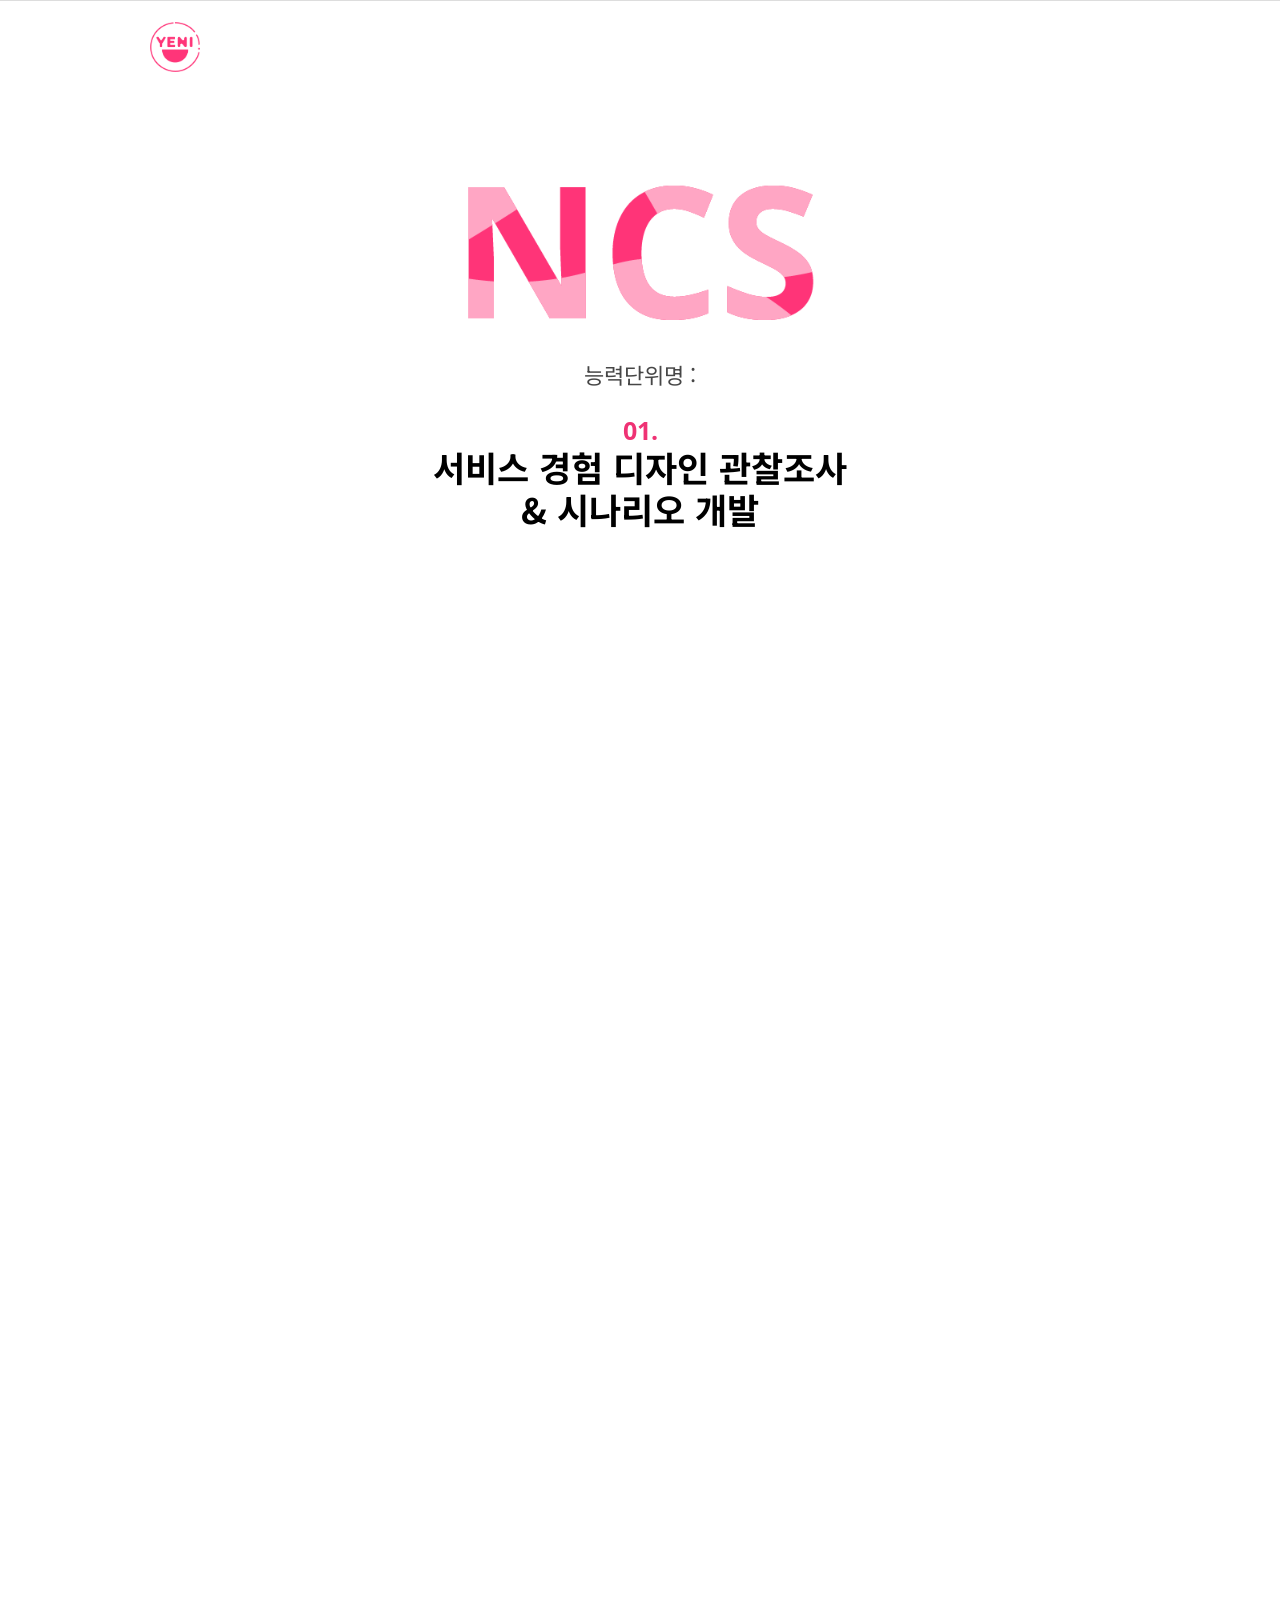
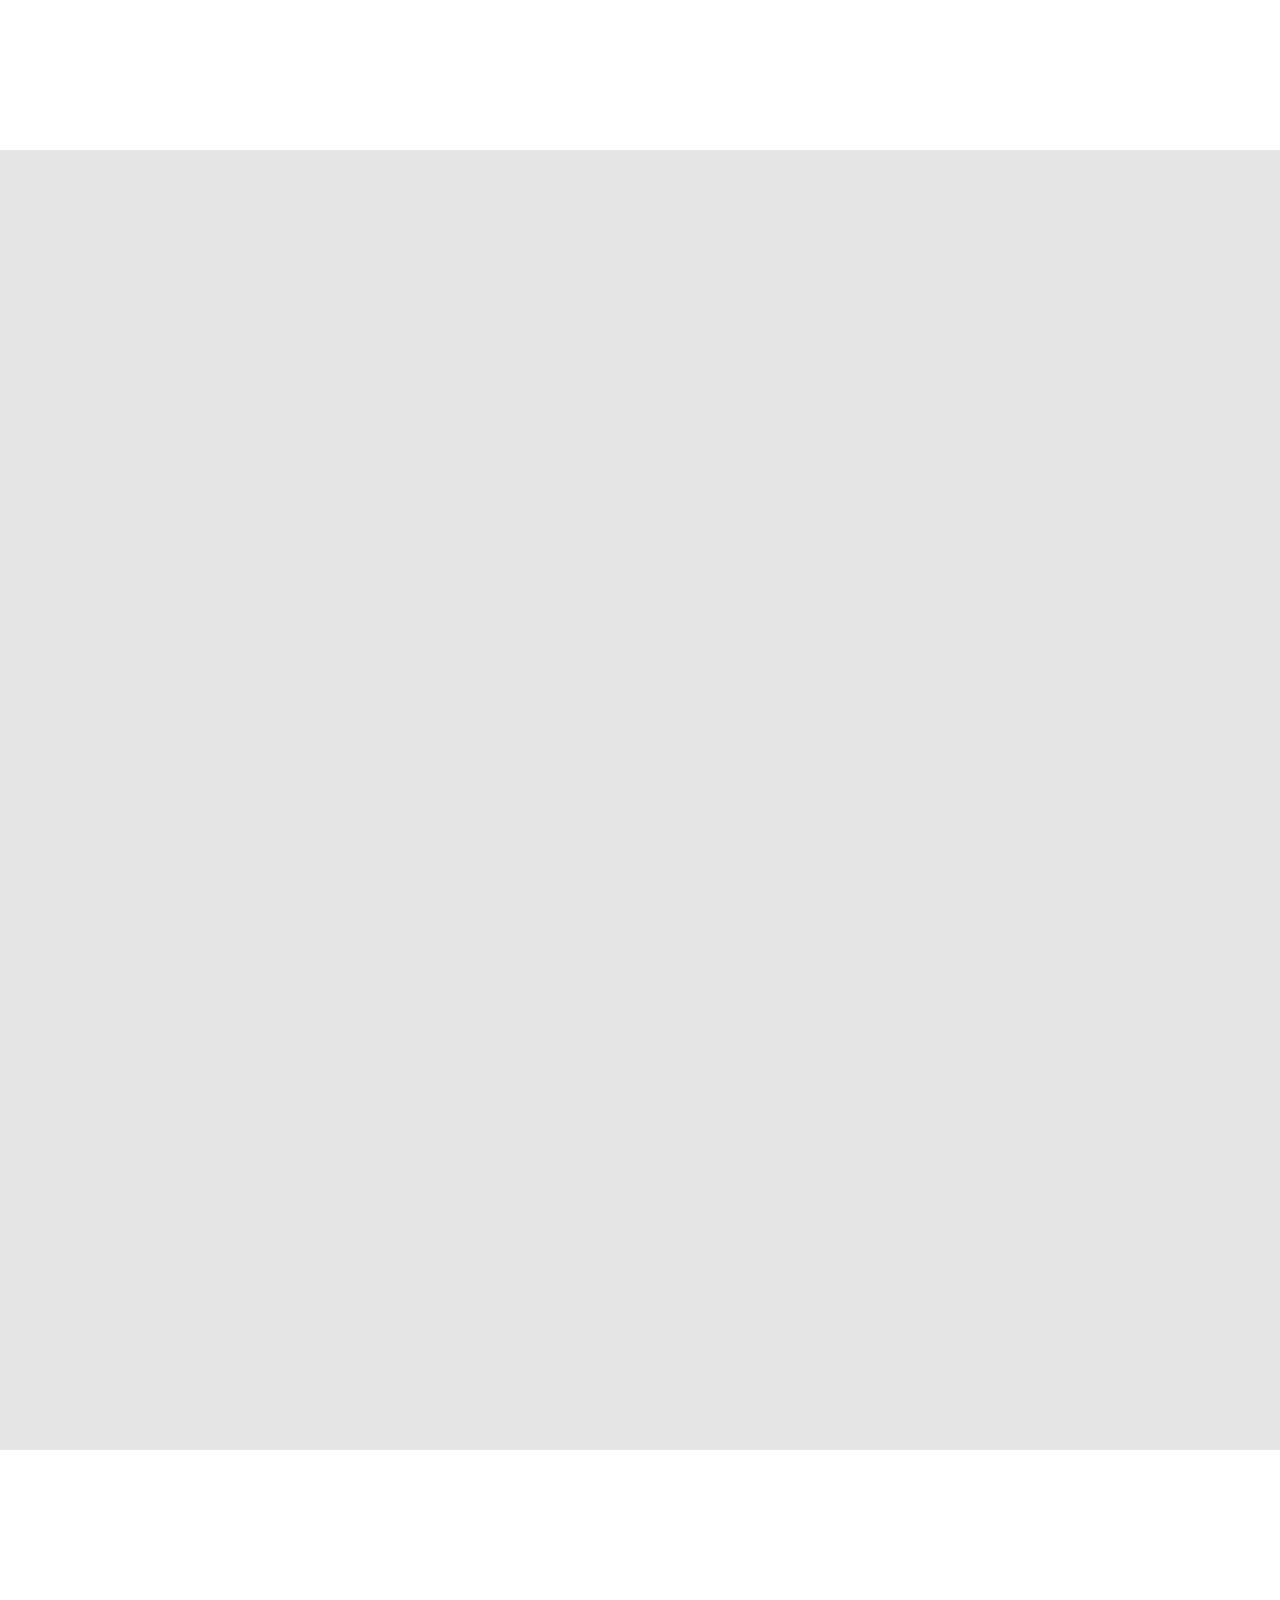
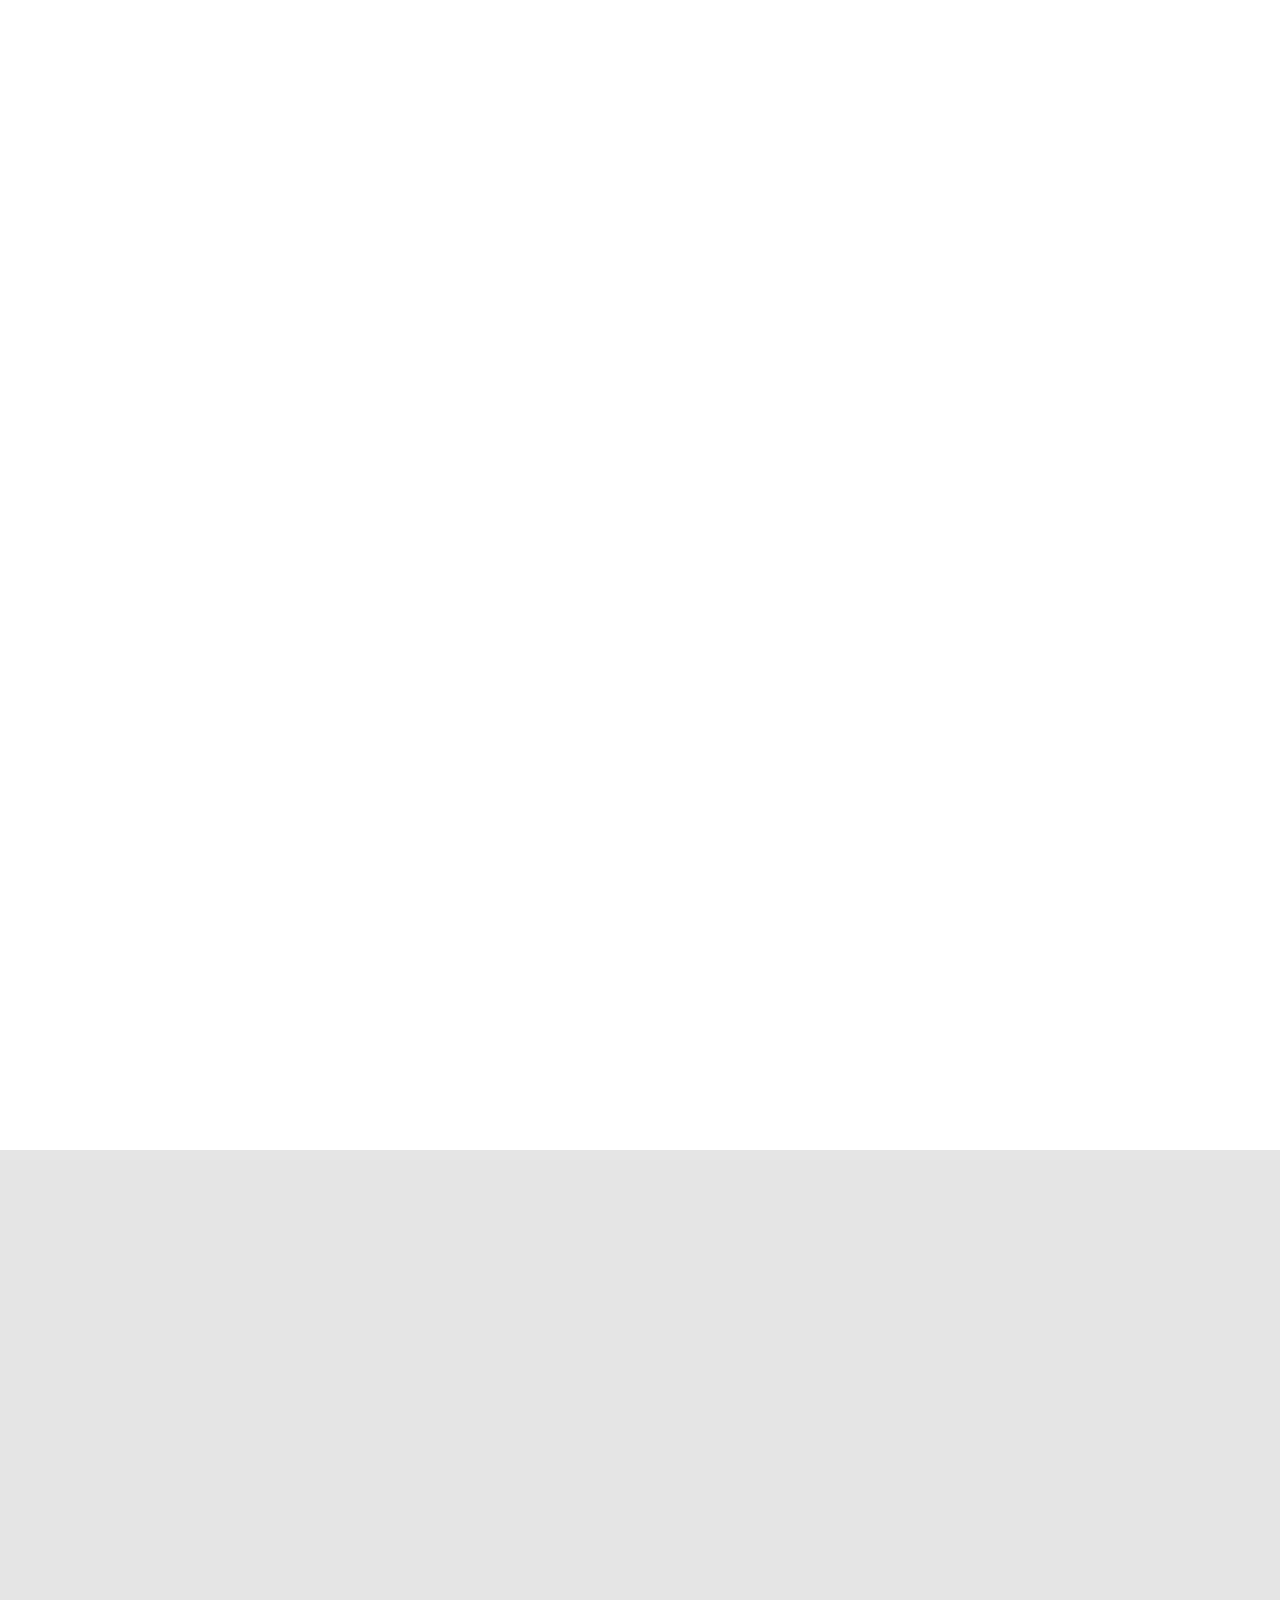
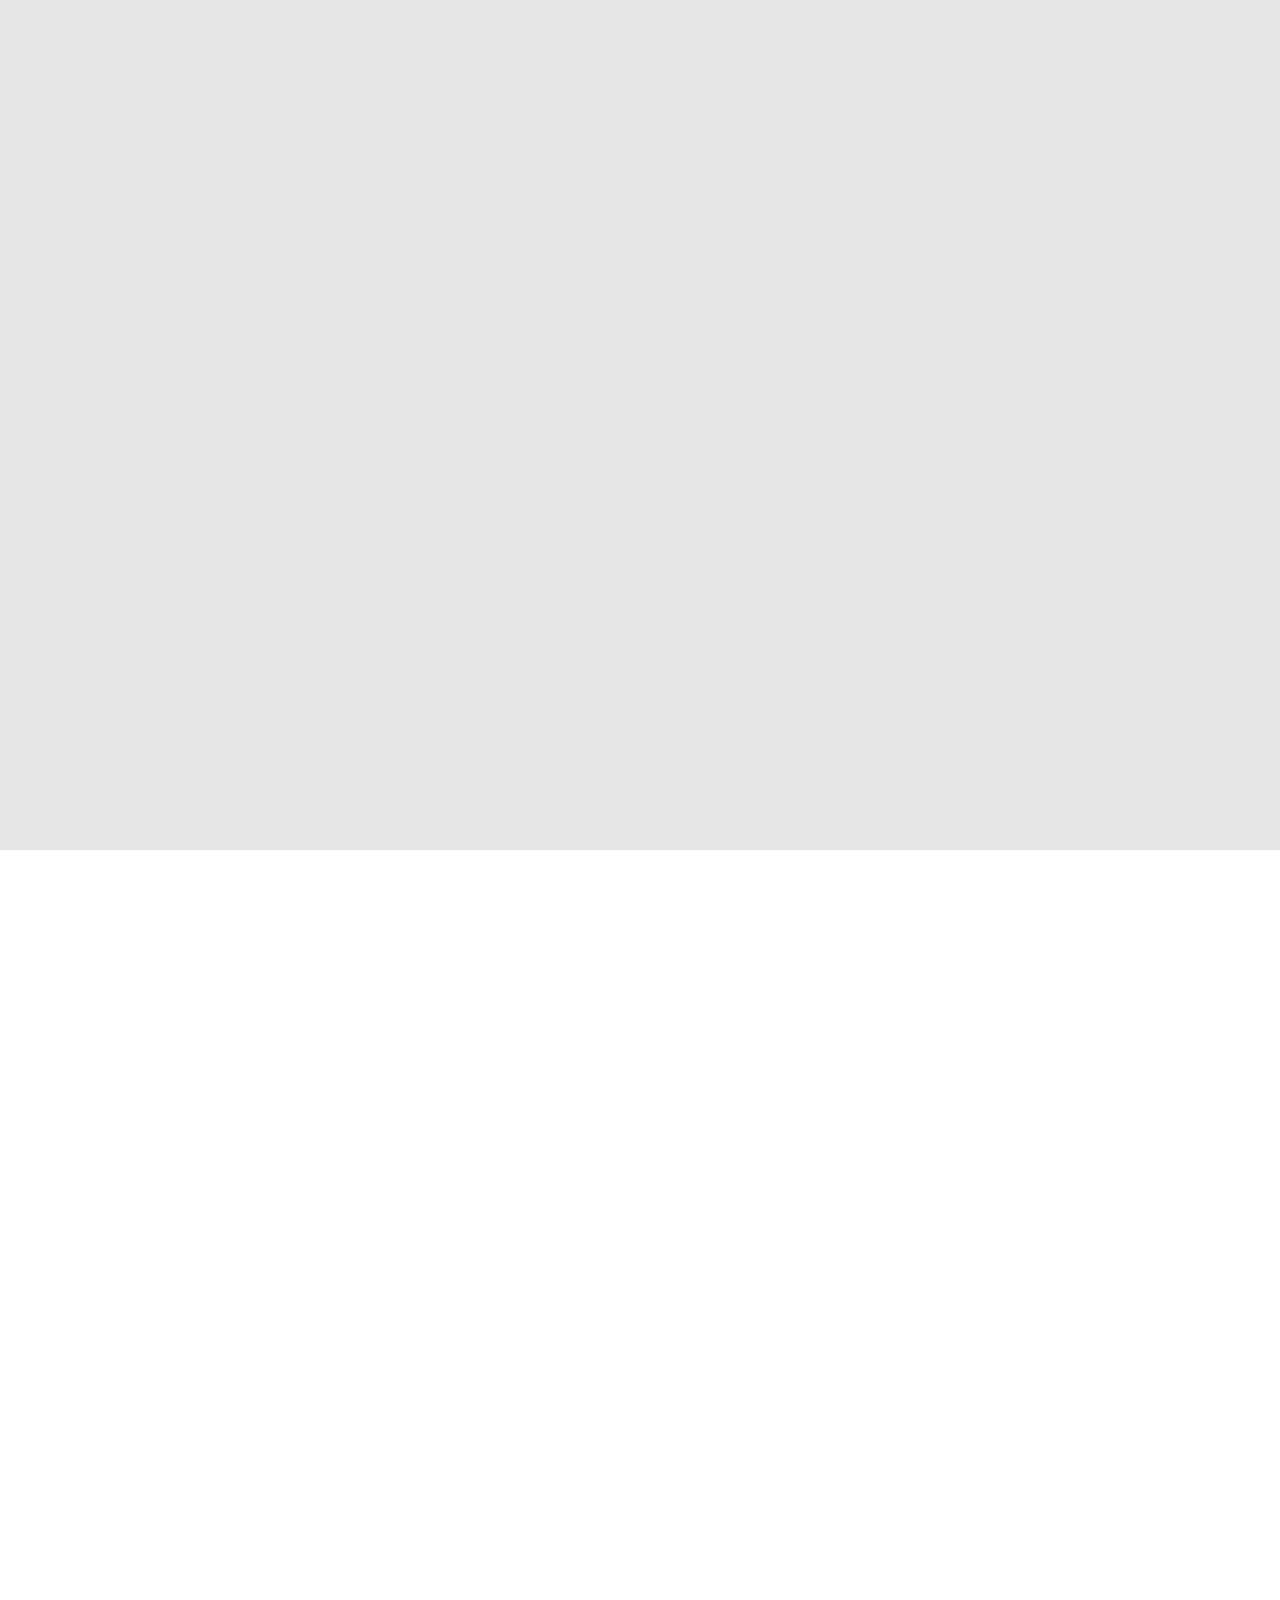
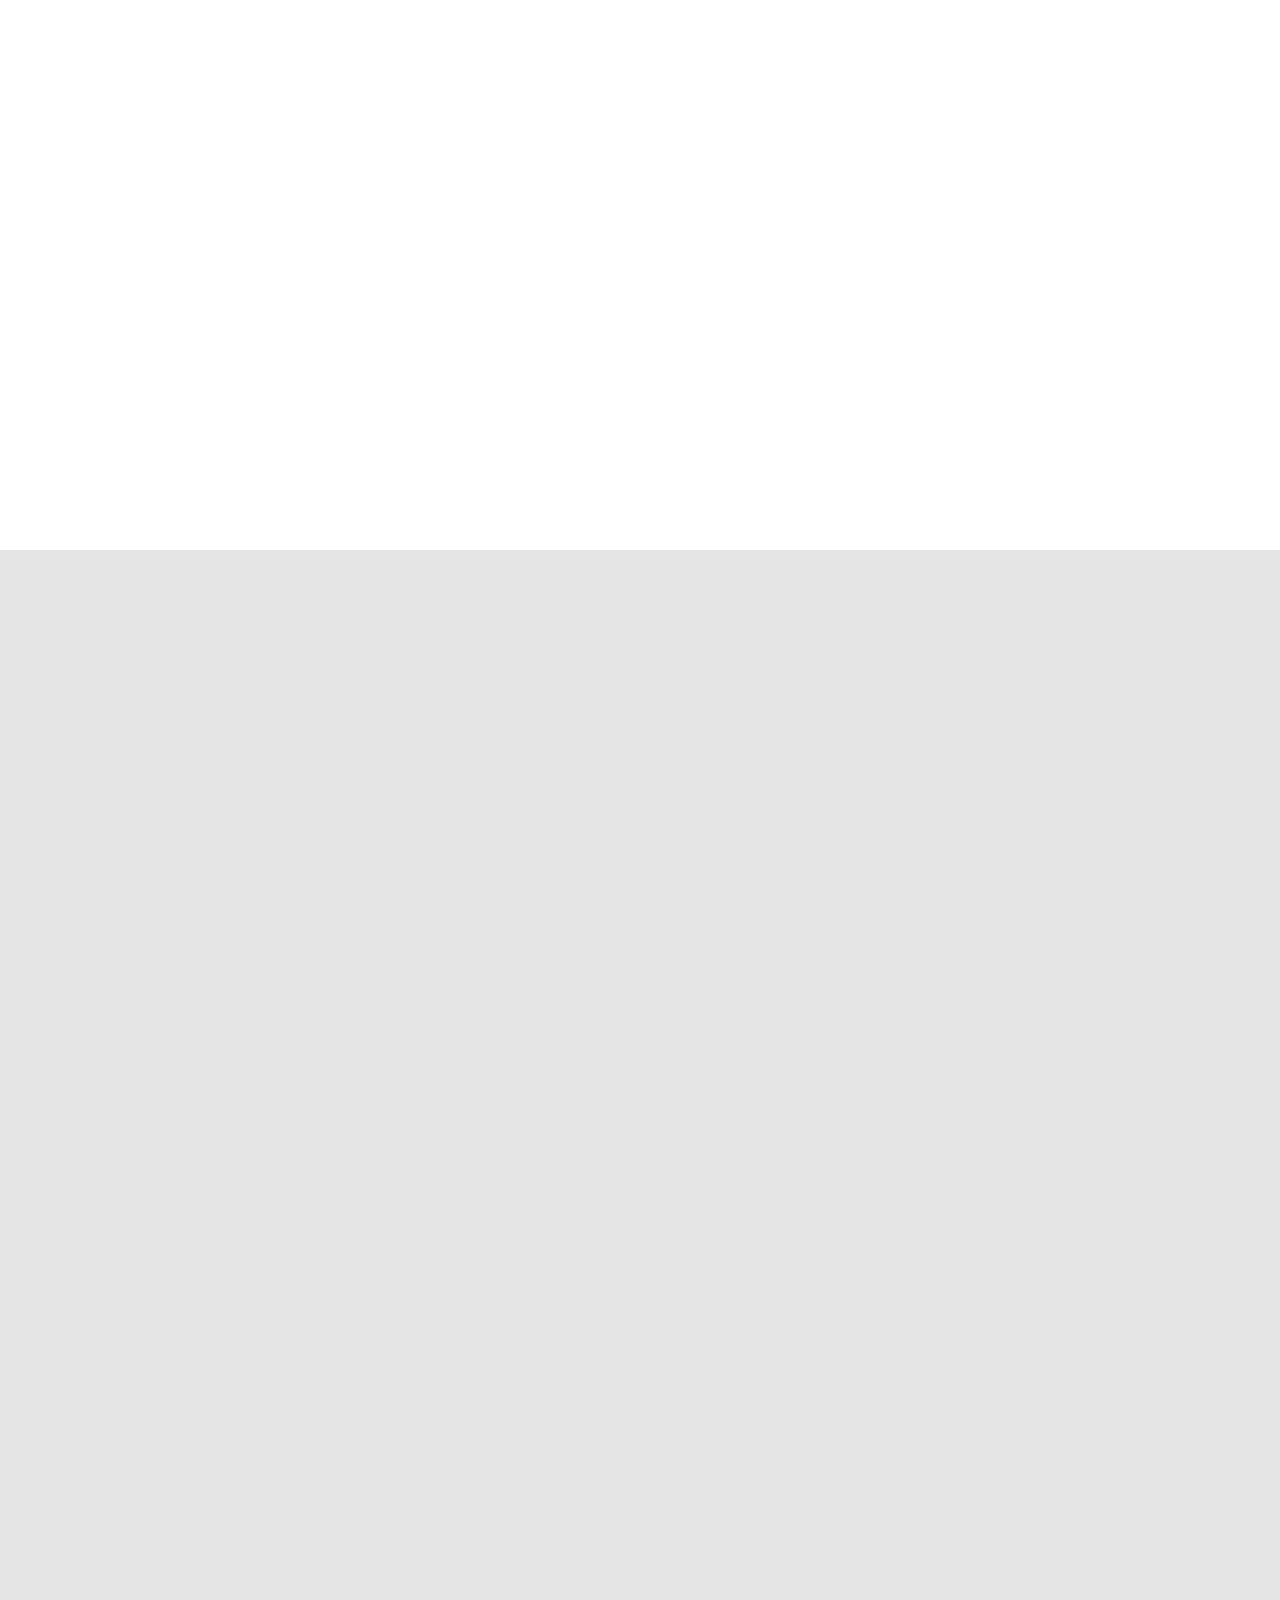
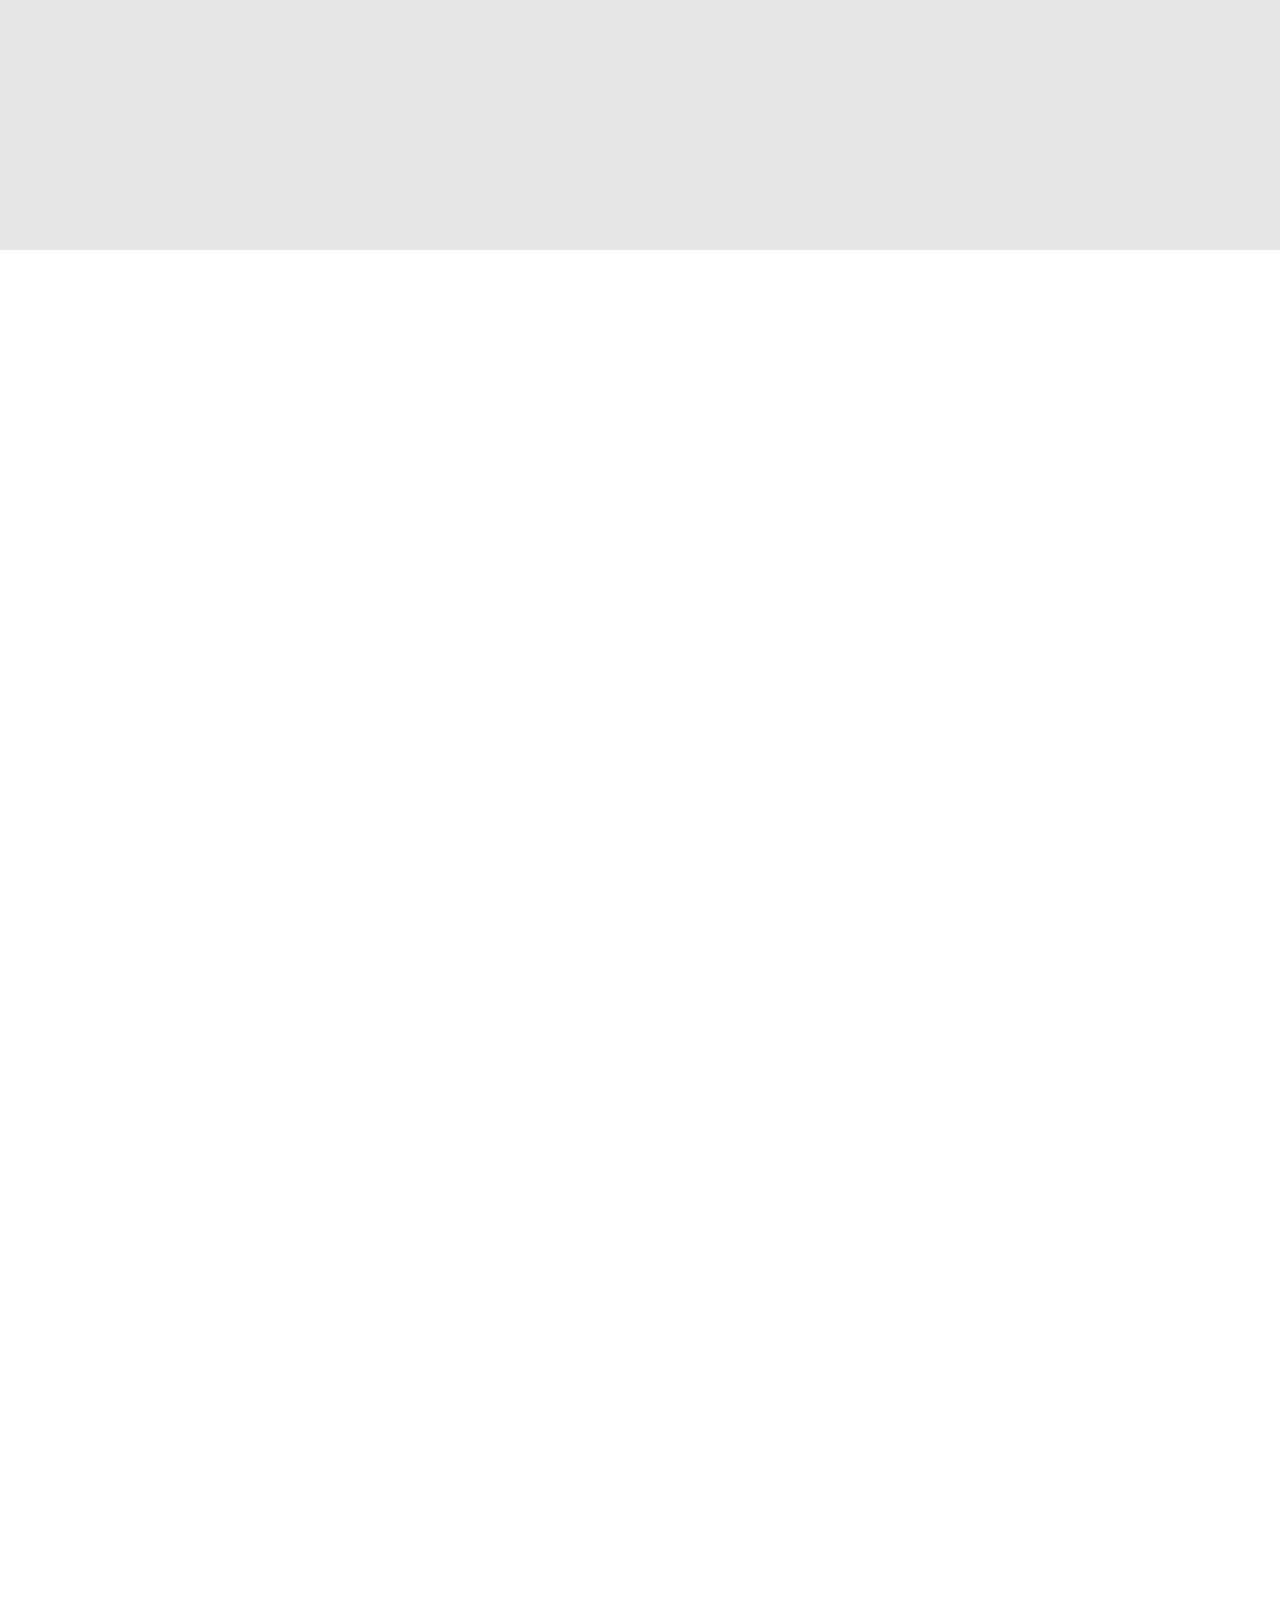
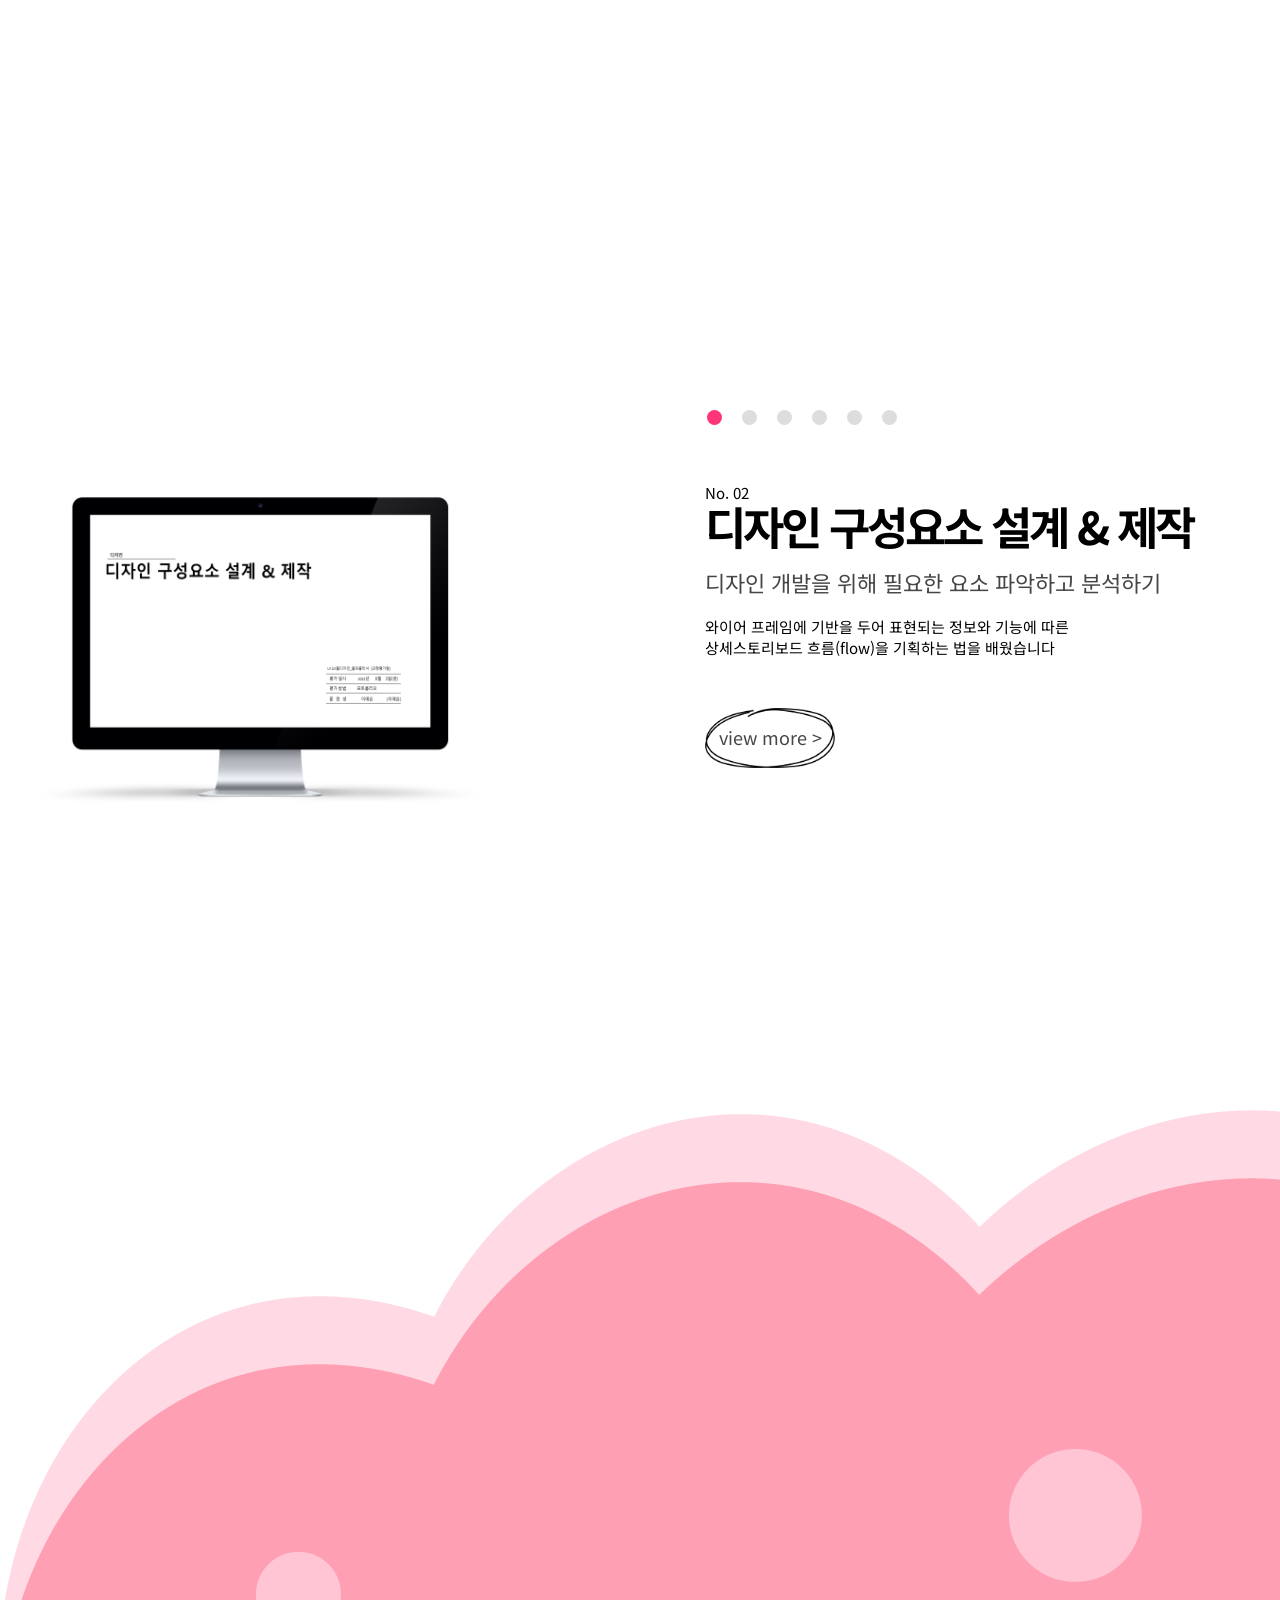
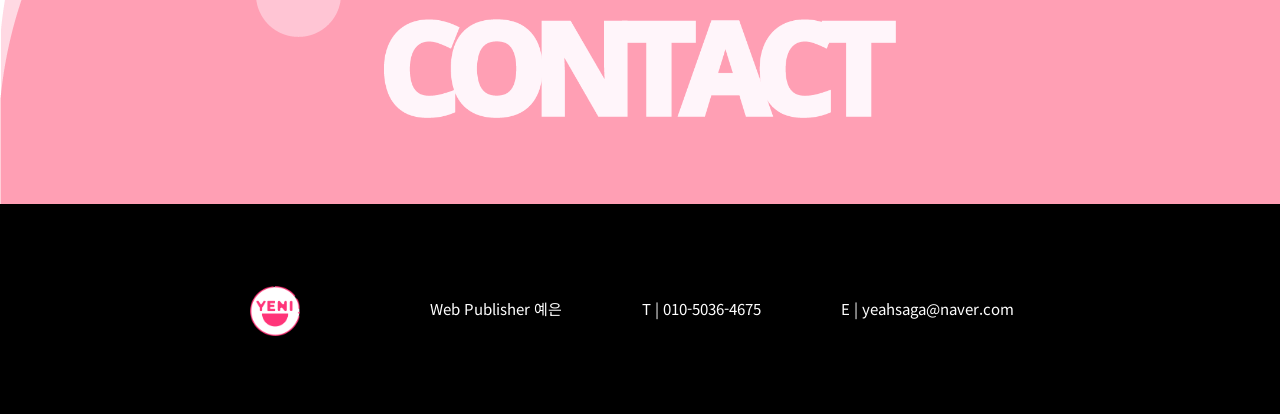
<file: ncs_1.html>
<!DOCTYPE html>
<html lang="ko">
<head>
    <meta charset="UTF-8">
    <meta http-equiv="X-UA-Compatible" content="IE=edge">
    <meta name="viewport" content="width=device-width, initial-scale=1.0">
    <title>NCS 1</title>
    <link rel="stylesheet" href="css/ncs_1.css">
    <link rel="stylesheet" href="css/common.css">
    <link rel="stylesheet" href="css/slick.css">
    <link rel="stylesheet" href="https://cdn.linearicons.com/free/1.0.0/icon-font.min.css">
    <!-- js -->
    <script src="js/jquery-3.3.1.min.js"></script>
    <script src="js/scrolla.jquery.min.js"></script>
    <script src="js/script.js"></script>      
    <script src="js/slick.min.js"></script>
    <script src="js/slick.js"></script>
</head>
<body>
    <div class="wrap">
        <!-- .menuOpen -->
        <div class="menuOpen">
            <a href="#" class="open"><span class="lnr lnr-menu"></span></a>
            <div class="menuWrap">
            <p class="menuBg"><img src="img/menu.png" alt="분홍색 구름이 깔린 배경"></p>
            <a href="#" class="close"><span class="lnr lnr-cross"></span></a>
            <ul>
                <li><a href="index.html">Main</a></li>
                <li><a href="about.html">About</a>
                <div class="inner"><a href="ncs.html">- NCS</a></div></li>
                <li><a href="gallery.html">Gallery</a>
                <div class="inner"><a href="team.html">- Team Project</a></div></li>
                <li><a href="process.html">Portfolio Process</a></li>
            </ul>
            </div>
        </div>
        <!-- header -->
        <header>
            <div class="innerHeader">
                <h1 class="logo"><a href="index.html"><img src="img/logo.png" alt="분홍색 동그라미 예니 로고"></a></h1>
            </div>
        </header>
        <!-- section.visual-->
        <section class="visual">
            <div class="inner">
                <div class="titBox animate" data-animate="motion">
                    <div class="img"><a href="ncs.html"><img src="img/NCS.png" alt="분홍색 NCS 글씨"></a></div>
                    <p class="tit">능력단위명 : </p>
                    <h2 class="tit ko"><span>01.</span><br>서비스 경험 디자인 관찰조사 <br> & 시나리오 개발</h2>
                </div>
            </div>
        </section>
        <!-- .what -->
        <div class="what animate" data-animate="motion">
            <div class="inner">
                <p class="left"><img src="img/ncs_visual1.png" alt="돋보기로 관찰 중인 사람 얼굴"></p>
                <div class="right">
                    <h3 class="tit ko">서비스 디자인 관찰조사란 ?</h3>
                    <p class="tit">서비스 환경에 대한 사용자의 요구조건을 예측하는 능력을 기르고<br>
                        사용자의 경험요소들의 파악을 통해 디자인 전략으로 적용합니다.</p>
                </div>
            </div>
        </div>
        <!-- section.persona -->
        <section class="persona">
            <div class="inner">
                <!-- .dongle -->
                <div class="pers dongle">
                    <div class="persinner animate" data-animate="motion">
                        <div class="titBox">
                            <h3 class="tit ko">페르소나 제작</h3>
                            <p class="tit">사이트 이용자 페르소나를 제작합니다</p>
                            <p>서비스 이해관계자에게 기본적으로 제공할 서비스 <br>
                                시나리오 기획을 위한 페르소나를 제작합니다</p>
                        </div>
                        <div class="contents animate" data-animate="motion">
                            <div class="left">
                            <img src="img/ncs_dongle.png" alt="갈색 머리를 한 남성, 동글씨 상반신 그림">
                            <p class="talk"><img src="img/ncs_talk2.png" alt="말풍선 그림"></p>
                            </div>
                            <div class="right">
                                <p><span>김 동글</span>씨</p>
                                <p class="name">25세</p>
                                <p class="name">남성</p>
                                <p class="img"><img src="img/ncs1_hand.png" alt="가리키는 손"></p>
                                <ul class="animate" data-animate="motion">
                                    <li>
                                        <p class="pink">인터넷 숙련도</p>
                                        <p class="per">0%</p>
                                        <div class="bar"></div>
                                        <p class="per pink">100%</p>
                                    </li>
                                    <li>
                                        <p class="pink">정보 수준</p>
                                        <p class="per">0%</p>
                                        <div class="bar"></div>
                                        <p class="per pink">100%</p>
                                    </li>
                                    <li>
                                        <p class="pink">인터넷 하루 평균 이용시간</p>
                                        <p class="per">0h</p>
                                        <div class="bar"></div>
                                        <p class="per pink">24h</p>
                                    </li>
                                </ul>
                            </div>
                        </div>
                    </div>
                </div>
                <!-- .scenario -->
        <div class="pers scenario">
            <div class="persinner animate" data-animate="motion">
                <div class="titBox">
                    <h3 class="tit ko">시나리오 제작</h3>
                    <p class="tit">사이트 이용자 시나리오를 제작합니다</p>
                    <p>서비스 이해관계자에게 기본적으로 제공할 서비스 <br>
                        시나리오를 기획 제작합니다</p>
                </div>
                        <div class="contents animate" data-animate="motion">
                            <p class="img"><img src="img/ncs_dongle.png" alt="갈색 머리를 한 남성, 동글씨 상반신 그림"></p>
                            <p class="circle"><img src="img/ncs_talk.png" alt="말풍선 그림"></p>
                            <div class="txtBox">
                                <p>곧 여자친구와 1주년이에요!</p>
                                <p>멋진 객실을<br>
                                    보다 저렴한 가격으로<br>
                                    예약하고 싶어요.</p>
                                <p>호텔 사이트에서 직접 예약하면 <br>
                                더 좋은 점이 있겠죠?</p>
                            </div>
                        </div>
            </div>
        </div>
        <!-- .need -->
        <div class="pers need">
            <div class="persinner animate" data-animate="motion">
                <div class="titBox">
                    <h3 class="tit ko">니즈 파악</h3>
                    <p class="tit">페르소나의 니즈를 파악합니다</p>
                </div>
                    <div class="left animate" data-animate="motion">
                        <p class="circle"><img src="img/ncs_dcircle.png" alt="동그란 구름 같은 테두리의 원"></p>
                        <p class="img"><img src="img/ncs_dongle1.png" alt="기대하는 듯 두 손을 모은 동글씨의 얼굴"></p>
                        <div class="txtBox">
                            <h3>동글씨가 원한 것</h3>
                            <p>가격 할인정보</p>
                            <p>객실 상세정보</p>
                            <p>이벤트 정보</p>
                        </div>
                    </div>
                    <div class="right animate" data-animate="motion">
                        <p class="circle"><img src="img/ncs_dcircle.png" alt="동그란 구름 같은 테두리의 원"></p>
                        <p class="img"><img src="img/ncs_dongle2.png" alt="곤란해 보이는 표정을 한 동글씨의 얼굴"></p>
                        <div class="txtBox">
                            <h3>동글씨가 겪은 것</h3>
                            <p>가격확인이 불편함</p>
                            <p>객실 정보 찾기가 어려움</p>
                            <p>원하는 정보가 없음</p>
                        </div>
                    </div>
            </div>
        </div>
            </div>
        </section>
        <!-- section.observation -->
        <section class="observation">
            <div class="inner">
                <!-- .analy -->
                <div class="obs analy">
                    <div class="obsinner animate" data-animate="motion">
                        <div class="titBox">
                            <h3 class="tit ko">호텔 웹사이트 분석</h3>
                            <p class="tit">사이트를 관찰하고 분석합니다</p>
                        </div>
                        <div class="contents">
                            <div class="left">
                                <div class="topBox">
                                    <p class="leftTxt">'하얏트 호텔'<br>관찰과 분석</p>
                                    <div class="rightTxt">
                                        <h3>하얏트 호텔</h3>
                                    <p>미국에 뿌리를 둔  대형 5성급 호텔. <br>
                                        한국에는 서울, 부산, 제주, 인천 총 6개의 호텔이 있다.</p>
                                    </div>
                                </div>
                                <ul class="bottomBox">
                                    <li>
                                        <h3>사용자 범위</h3>
                                        <p>20~50대 연인, 친구, <br>
                                            가족단위 여행 또는 비즈니스</p>
                                    </li>
                                    <li>
                                        <h3>브랜드 이미지</h3>
                                        <p>'고급스러움' <br>
                                            '깔끔함' <br>
                                            '보장된 품질'</p>
                                    </li>
                                    <li>
                                        <h3>사용자 요구 서비스</h3>
                                        <p>'객실 등 시설 정보' <br>
                                            '다양한 즐길거리' <br>
                                            '가격 할인 정보'</p>
                                    </li>
                                </ul>
                            </div>
                            <p class="right"><img src="img/ncs_swot.png" alt="SWOT 분석을 담은 동그라미"></p>
                        </div>
                    </div>
                </div>
        <!-- .compar -->
        <div class="obs compar">
            <div class="obsinner animate" data-animate="motion">
                <div class="titBox">
                    <h3 class="tit ko">라이벌 기업과의 비교분석</h3>
                    <p class="tit">동종업계 기업과 비교분석을 진행합니다</p>
                    <p>라이벌 기업 사이트의 장단점을 분석하고 본 기업 사이트와 비교합니다</p>
                </div>
                    <div class="contents animate" data-animate="motion">
                    <p class="left"><img src="img/ncs_port1.png" alt="하얏트호텔 사이트의 분석내용"></p>
                    <p class="right"><img src="img/ncs_port2.png" alt="롯데호텔 사이트의 분석내용"></p>
                </div>
            </div>
            </div>
            <!-- .result -->
            <div class="obs result">
                <div class="obsinner animate" data-animate="motion">
                    <div class="titBox">
                        <h3 class="tit ko">개선사항 도출</h3>
                        <p class="tit">비교분석을 통해 개선사항을 도출합니다</p>
                    </div>
                    <p class="img"><img src="img/ncs_port3.png" alt="개선사항 도출한 PPT 화면"></p>
                    <div class="dongleBox animate" data-animate="motion">
                        <p class="txt">다음에 또 이용할테니<br>
                            꼭 바꿔주셔야 해요~</p>
                        <p class="per"><img src="img/ncs_dongle3.png" alt="무언가를 말하는 동글씨의 상반신"></p>
                    </div>
                </div>
            </div>
            </div>
        </section>
        <!-- .ncsMore-->
        <div class="ncsMore">
            <h3 class="tit ko moretxt animate" data-animate="motion">NCS 더보기</h3>
            <ul class="slide ncsList">
                <li class="slide01">
                    <p class="left"><a href="ncs_2.html"><img src="img/ncs_monitor2.png" alt="모니터 화면에 띄워진 디자인 구성요소 설계 & 제작 ppt 화면"></a></p>
                    <div class="right">
                        <span>No. 02</span>
                        <h3 class="tit ko">디자인 구성요소 설계 & 제작</h3>
                        <p class="tit">디자인 개발을 위해 필요한 요소 파악하고 분석하기</p>
                        <p>와이어 프레임에 기반을 두어 표현되는 정보와 기능에 따른<br>
                            상세스토리보드 흐름(flow)을 기획하는 법을 배웠습니다</p>
                        <div class="btn">
                            <a href="ncs_2.html">view more ></a>
                        </div>
                    </div>
                </li>
                <li class="slide02">
                    <p class="left"><a href="ncs_3.html"><img src="img/ncs_monitor3.png" alt="모니터 화면에 띄워진 디자인 구성요소 응용 ppt 화면"></a></p>
                    <div class="right">
                        <span>No. 03</span>
                        <h3 class="tit ko">디자인 구성요소 응용</h3>
                        <p class="tit">구성요소를 응용하여 인터랙티브 요소 구현하기</p>
                        <p>이전 능력단위(디자인 구성요소 설계 & 제작)을 통해 배운 것을 응용하여<br>
                            인터랙티브 요소를 구현하는 법을 배웠습니다</p>
                        <div class="btn">
                            <a href="ncs_3.html">view more ></a>
                        </div>
                    </div>
                </li>
                <li class="slide03">
                    <p class="left"><a href="ncs_4.html"><img src="img/ncs_monitor4.png" alt="모니터 화면에 띄워진 스마트문화앱 UI 디자인 ppt 화면"></a></p>
                    <div class="right">
                        <span>No. 04</span>
                        <h3 class="tit ko">스마트문화앱 UI 디자인</h3>
                        <p class="tit">반응형 제작에 필요한 설계 배우기</p>
                        <p>인터페이스 규격에 따른 스타일가이드를 제작하여<br>
                            일관성 있는 화면 디자인을 하는 법을 배웠습니다</p>
                        <div class="btn">
                            <a href="ncs_4.html">view more ></a>
                        </div>
                    </div>
                </li>
                <li class="slide04">
                    <p class="left"><a href="ncs_5.html"><img src="img/ncs_monitor5.png" alt="모니터 화면에 띄워진 프로토타입 기초데이터수집 및 스케치 ppt 화면"></a></p>
                    <div class="right">
                        <span>No. 05</span>
                        <h3 class="tit ko">프로토타입 기초데이터수집 <br>및 스케치</h3>
                        <p class="tit">레퍼런스 데이터 수집하여 프로토타입 제작하기</p>
                        <p>레퍼런스 사이트를 참고하여 가이드를 제작하고<br>
                            모든 페이지의 스토리보드를 제작합니다</p>
                        <div class="btn">
                            <a href="ncs_5.html">view more ></a>
                        </div>
                    </div>
                </li>
                <li class="slide05">
                    <p class="left"><a href="ncs_6.html"><img src="img/ncs_monitor6.png" alt="모니터 화면에 띄워진 프로젝트완료 결과 보고서 작성 ppt 화면"></a></p>
                    <div class="right">
                        <span>No. 06</span>
                        <h3 class="tit ko">프로젝트완료 결과 보고서 작성</h3>
                        <p class="tit">작업물 수집하기</p>
                        <p>완료된 프로젝트에서 생성된 작업물을 수집하고<br>
                            체계화해서 정리하는 작업을 했습니다</p>
                        <div class="btn">
                            <a href="ncs_6.html">view more ></a>
                        </div>
                    </div>
                </li>
                <li class="slide06">
                    <p class="left"><a href="ncs_1.html"><img src="img/ncs_monitor1.png" alt="모니터 화면에 띄워진 서비스 경험 디자인 시나리오 개발 ppt 화면"></a></p>
                    <div class="right">
                        <span>No. 01</span>
                        <h3 class="tit ko">서비스 경험 디자인 관찰조사 <br> & 시나리오 개발</h3>
                        <p class="tit">사용자 경험 디자인 분석하기</p>
                        <p>사이트 이용 페르소나를 작성하여 사용자 경험에 맞는<br>
                            디자인을 하는 법을 배웠습니다</p>
                        <div class="btn">
                            <a href="ncs_1.html">view more ></a>
                        </div>
                    </div>
                </li>
            </ul>
        </div>
        <!-- .contact  -->
        <div class="contact">
            <div class="inner">
                <p class="img"><img src="img/contactS.png" alt="분홍색 구름 이미지"></p>
                <p class="ctc etcctc"><img src="img/contact.png" alt="하얀색 CONTACT 글씨"></p>
            </div>
        </div>
        <!-- footer-->
        <footer>
            <a href="index.html" class="logo"><img src="img/logo.png" alt="하얀 동그라미에 분홍색 선 예니 로고"></a>
            <ul>
                <li>Web Publisher 예은</li>
                <li>T | 010-5036-4675</li>
                <li>E | yeahsaga@naver.com</li>
            </ul>
        </footer>
        <a href="#" class="topBtn animate" data-animate="motion">TOP</a>
        <ul class="bred">
            <li><a href="ncs_1.html">
                <p>01</p><p class="go">서비스 경험 디자인</p></a></li>
            <li><a href="ncs_2.html">
                <p>02</p><p class="go">디자인 구성요소 설계 제작</p></a></li>
            <li><a href="ncs_3.html">
                <p>03</p><p class="go">디자인 구성요소 응용</p></a></li>
            <li><a href="ncs_4.html">
                <p>04</p><p class="go">스마트문화앱 UI 디자인</p></a></li>
            <li><a href="ncs_5.html">
                <p>05</p><p class="go">프로토타입 기초데이터</p></a></li>
            <li><a href="ncs_6.html">
                <p>06</p><p class="go">프로젝트완료 결과 보고</p></a></li>
        </ul>
    </div>
</body>
</html>
</file>
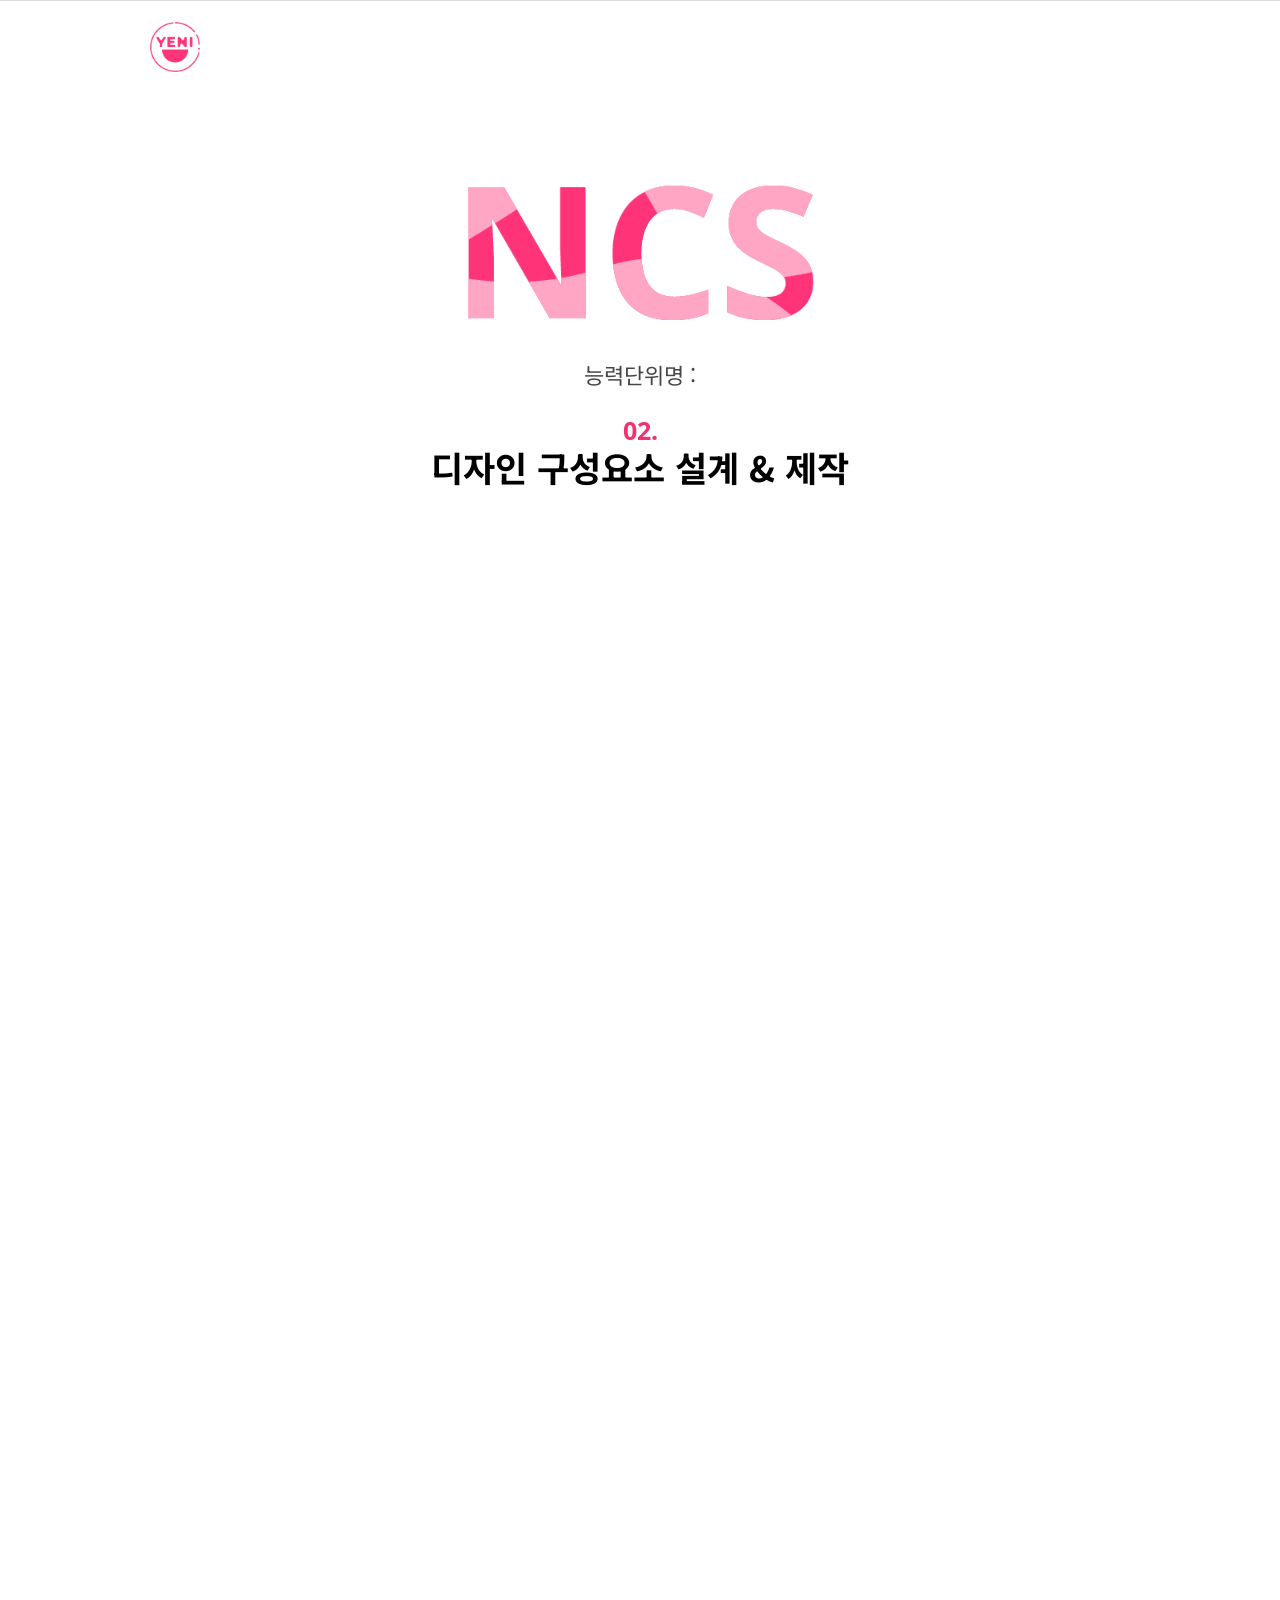
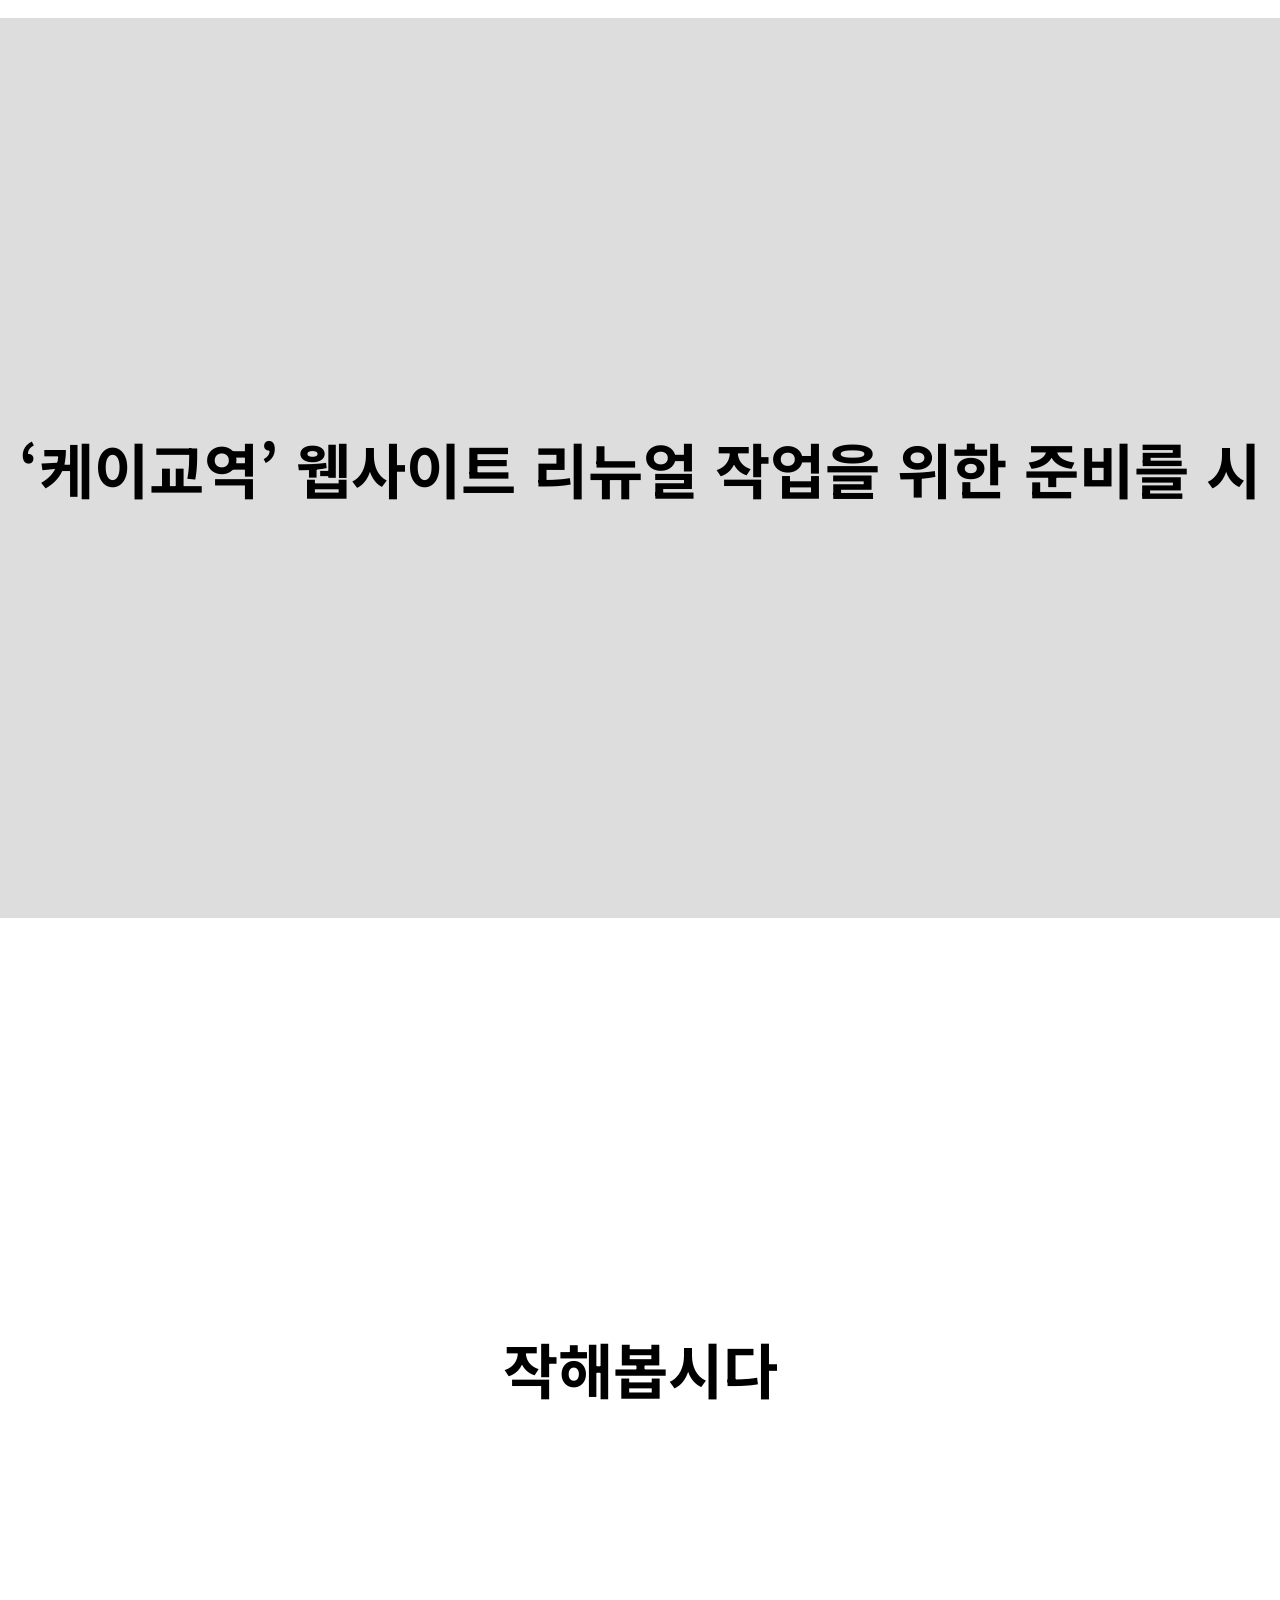
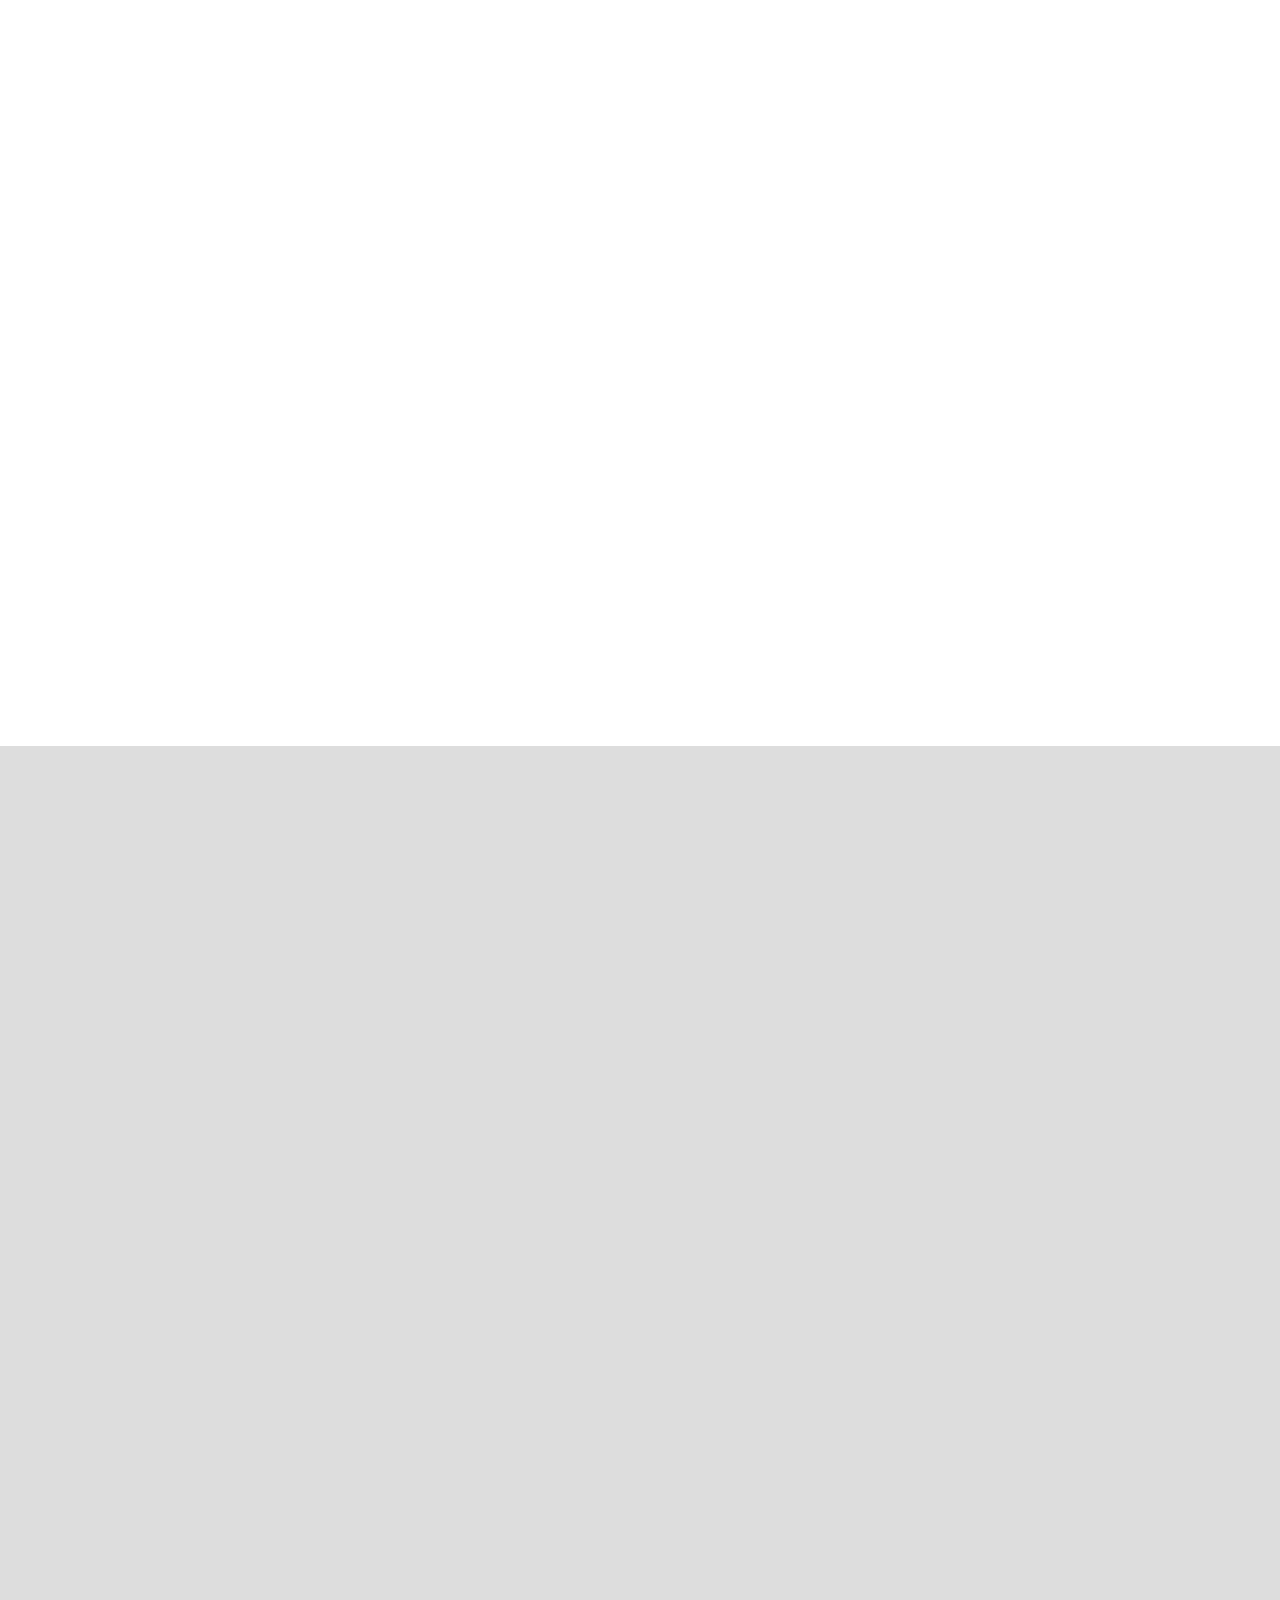
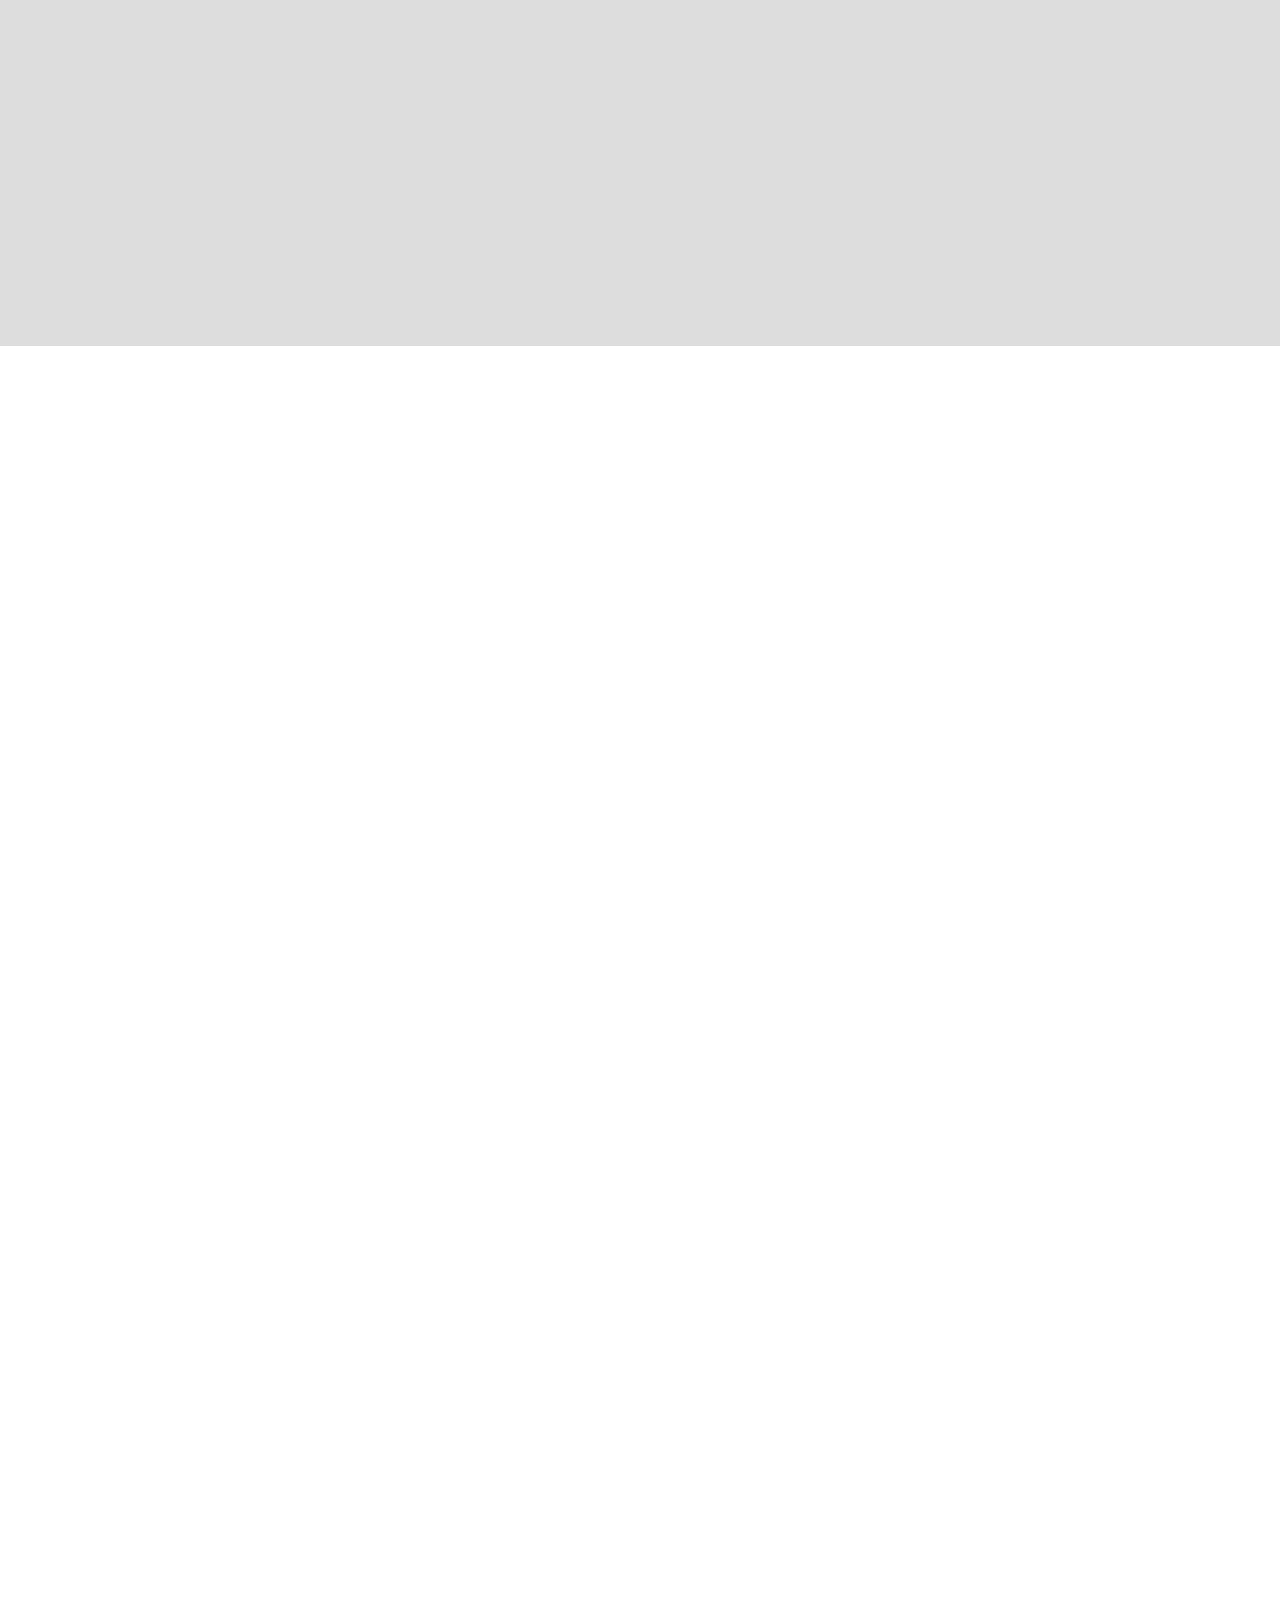
<file: ncs_2.html>
<!DOCTYPE html>
<html lang="ko">
<head>
    <meta charset="UTF-8">
    <meta http-equiv="X-UA-Compatible" content="IE=edge">
    <meta name="viewport" content="width=device-width, initial-scale=1.0">
    <title>NCS 2</title>
    <link rel="stylesheet" href="css/ncs_2.css">
    <link rel="stylesheet" href="css/common.css">
    <link rel="stylesheet" href="css/slick.css">
    <link rel="stylesheet" href="https://cdn.linearicons.com/free/1.0.0/icon-font.min.css">
    <!-- js -->
    <script src="js/jquery-3.3.1.min.js"></script>
    <script src="js/scrolla.jquery.min.js"></script>
    <script src="js/script.js"></script>      
    <script src="js/slick.min.js"></script>
    <script src="js/slick.js"></script>
</head>
<body>
    <div class="wrap">
        <!-- .menuOpen -->
        <div class="menuOpen">
            <a href="#" class="open"><span class="lnr lnr-menu"></span></a>
            <div class="menuWrap">
            <p class="menuBg"><img src="img/menu.png" alt="분홍색 구름이 깔린 배경"></p>
            <a href="#" class="close"><span class="lnr lnr-cross"></span></a>
            <ul>
                <li><a href="index.html">Main</a></li>
                <li><a href="about.html">About</a>
                <div class="inner"><a href="ncs.html">- NCS</a></div></li>
                <li><a href="gallery.html">Gallery</a>
                <div class="inner"><a href="team.html">- Team Project</a></div></li>
                <li><a href="process.html">Portfolio Process</a></li>
            </ul>
            </div>
        </div>
        <!-- header -->
        <header>
            <div class="innerHeader">
                <h1 class="logo"><a href="index.html"><img src="img/logo.png" alt="분홍색 동그라미 예니 로고"></a></h1>
            </div>
        </header>
        <!-- section.visual-->
        <section class="visual">
            <div class="inner">
                <div class="titBox animate" data-animate="motion">
                    <div class="img"><a href="ncs.html"><img src="img/NCS.png" alt="분홍색 NCS 글씨"></a></div>
                    <p class="tit">능력단위명 : </p>
                    <h2 class="tit ko"><span>02.</span><br>디자인 구성요소 설계 & 제작</h2>
                </div>
            </div>
        </section>
        <!-- .what -->
        <div class="what animate" data-animate="motion">
            <div class="inner">
                <p class="left"><img src="img/ncs_visual2.png" alt="웹디자인을 한 종이를 들고 있는 사람 상반신"></p>
                <div class="right">
                    <h3 class="tit ko">디자인 구성요소 설계 & 제작이란 ?</h3>
                    <p class="tit">디자인 개발에 필요한 요소를 분석하여 직접 설계하는 과정입니다. <br>
                        인터페이스 필요 요소와 항목들을 분석하고 서비스, 제작물의 통합적<br> 
                        아이덴티티를 고려하여 와이어프레임, 스타일가이드를 작성합니다.</p>
                </div>
            </div>
        </div>
        <!-- section.before -->
        <section class="before">
            <div class="inner">
                <div class="start">
                    <h3 class="tit ko">‘케이교역’ 웹사이트 리뉴얼 작업을 위한 준비를 시작해봅시다</h3>
                </div>
            <!-- .org -->
                <div class="step org animate" data-animate="motion">
                    <div class="orginner">
                        <div class="topBox animate" data-animate="motion">
                            <div class="titBox">    
                                <p class="num"><img src="img/numc_1.png" alt="회색 원 안에 하얀 숫자 1"></p>
                                <h3 class="tit ko">정보구조도 파악</h3>
                                <p class="tit">정보구조 분석</p>
                            </div>
                            <p class="txt">
                                사이트의 전체 페이지에 들어가는 모든 내용을 <br>
                                나열한 후 그룹화하여 트리 구조로 나타냅니다
                            </p>
                        </div>
                        <p class="bottomBox"><img src="img/ncs_org.PNG" alt="케이교역 정보구조도 그림"></p>
                    </div>
                    </div>
            <!-- .story -->
                <div class="step story animate" data-animate="motion">
                    <div class="storyinner">
                        <div class="right">
                            <div class="titBox">
                                <p class="num"><img src="img/numc_2.png" alt="회색 원 안에 하얀 숫자 2"></p>
                                <h3 class="tit ko">스토리보드 작성</h3>
                                <p class="tit">사이트 파악하기</p>
                            </div>
                                <p class="txt">사이트의 각 페이지마다 어떤 내용을 담고<br>
                                    있는지 분석하여 전체 페이지를 정리합니다.</p>
                                    <p class="txt">원본 페이지의 정보를 빠뜨림없이 담습니다.</p>
                        </div>
                        <ul class="left">
                            <li><img src="img/ncs_story.PNG" alt="스토리보드1"></li>
                            <li><img src="img/ncs_story2.PNG" alt="스토리보드2"></li>
                            <li><img src="img/ncs_story3.PNG" alt="스토리보드3"></li>
                        </ul>
                    </div>
                </div>
            <!-- .comp -->
                <div class="step comp animate" data-animate="motion">
                    <div class="compinner">
                        <div class="titBox">
                            <p class="num"><img src="img/numc_3.png" alt="회색 원 안에 하얀 숫자 3"></p>
                            <h3 class="tit ko animate" data-animate="motion">경쟁사와의 비교</h3>
                            <p class="tit animate" data-animate="motion">장점과 단점 파악</p>
                        </div>
                        <ul>
                            <li><img src="img/ncs_cor1.PNG" alt="킨쏘 웹사이트의 장단점 정리본"></li>
                            <li><img src="img/ncs_cor2.PNG" alt="유림싸이겐 웹사이트의 장단점 정리본"></li>
                            <li><img src="img/ncs_cor3.PNG" alt="장단점 요약과 배울 점 정리본"></li>
                        </ul>
                    </div>
                </div>
                <div class="solve">
                    <h3 class="tit ko animate" data-animate="motion">그럼 이제 사이트 리뉴얼 작업을 시작해볼까요 ? </h3>
                </div>
            </div>
        </section>
        <!-- section.renew -->
        <section class="renew">
            <div class="inner">
                <!-- .org -->
                <div class="step org animate" data-animate="motion">
                    <div class="titBox animate" data-animate="motion">
                        <p class="tit en stit">step. 1</p>
                        <h3 class="tit ko">리뉴얼 사이트 정보구조도</h3>
                        <p class="tit">사이트의 리뉴얼버전 구조를 그립니다</p>
                    </div>
                    <p class="img"><img src="img/ncs_org2.PNG" alt="케이교역 리뉴얼버전 정보구조도"></p>
                </div>
                <!-- .story -->
                <div class="step story animate" data-animate="motion">
                    <div class="storyinner">
                        <div class="titBox animate" data-animate="motion">
                            <p class="tit en stit">step. 2</p>
                            <h3 class="tit ko">리뉴얼 사이트 스토리보드</h3>
                            <p class="tit">와이어프레임과 함께 상세히 기록합니다</p>
                        </div>
                        <ul>
                            <li><img src="img/ncs2_wire1.jpg" alt="메인페이지 스토리보드"></li>
                            <li><img src="img/ncs2_wire2.jpg" alt="서브페이지 스토리보드1"></li>
                            <li><img src="img/ncs2_wire3.jpg" alt="서브페이지 스토리보드2"></li>
                            <li><img src="img/ncs2_wire4.jpg" alt="서브페이지 스토리보드3"></li>
                            <li><img src="img/ncs2_wire5.jpg" alt="서브페이지 스토리보드4"></li>
                        </ul>
                    </div>
                </div>
                <!-- .guide -->
                <div class="step guide animate" data-animate="motion">
                    <div class="titBox animate" data-animate="motion">
                        <p class="tit en stit">step. 3</p>
                        <h3 class="tit ko">리뉴얼 사이트 UI/UX<br>
                        스타일가이드/이미지보드</h3>
                        <p class="tit">색상, 타이포, 효과 등을 작성합니다</p>
                    </div>
                    <ul>
                        <li><img src="img/ncs_guide.PNG" alt="스타일가이드 정리본1"></li>
                        <li><img src="img/ncs_guide2.PNG" alt="스타일가이드 정리본2"></li>
                    </ul>
                </div>
            </div>
        </section>
        <!-- section.team  -->
        <section class="team animate" data-animate="motion">
            <div class="inner">
                <p class="img"><img src="img/ncs_run.png" alt="분홍 먼지를 일으키며 달리는 사람 그림"></p>
                <div class="txt">
                    <h3>Continued With <br>'Team Projcet'</h3>
                    <span class="lnr lnr-chevron-down"></span>
                    <div class="go">
                        <a href="team.html"> GO !<img src="img/ncs_talk2.png" alt="동그란 말풍선"></a>
                    </div>
                </div>
            </div>
        </section>
        <!-- .ncsMore-->
        <div class="ncsMore">
            <h3 class="tit ko moretxt animate" data-animate="motion">NCS 더보기</h3>
            <ul class="slide ncsList">
                <li class="slide01">
                    <p class="left"><a href="ncs_3.html"><img src="img/ncs_monitor3.png" alt="모니터 화면에 띄워진 디자인 구성요소 응용 ppt 화면"></a></p>
                    <div class="right">
                        <span>No. 03</span>
                        <h3 class="tit ko">디자인 구성요소 응용</h3>
                        <p class="tit">구성요소를 응용하여 인터랙티브 요소 구현하기</p>
                        <p>이전 능력단위(디자인 구성요소 설계 & 제작)을 통해 배운 것을 응용하여<br>
                            인터랙티브 요소를 구현하는 법을 배웠습니다</p>
                        <div class="btn">
                            <a href="ncs_3.html">view more ></a>
                        </div>
                    </div>
                </li>
                <li class="slide02">
                    <p class="left"><a href="ncs_4.html"><img src="img/ncs_monitor4.png" alt="모니터 화면에 띄워진 스마트문화앱 UI 디자인 ppt 화면"></a></p>
                    <div class="right">
                        <span>No. 04</span>
                        <h3 class="tit ko">스마트문화앱 UI 디자인</h3>
                        <p class="tit">반응형 제작에 필요한 설계 배우기</p>
                        <p>인터페이스 규격에 따른 스타일가이드를 제작하여<br>
                            일관성 있는 화면 디자인을 하는 법을 배웠습니다</p>
                        <div class="btn">
                            <a href="ncs_4.html">view more ></a>
                        </div>
                    </div>
                </li>
                <li class="slide03">
                    <p class="left"><a href="ncs_5.html"><img src="img/ncs_monitor5.png" alt="모니터 화면에 띄워진 프로토타입 기초데이터수집 및 스케치 ppt 화면"></a></p>
                    <div class="right">
                        <span>No. 05</span>
                        <h3 class="tit ko">프로토타입 기초데이터수집 <br>및 스케치</h3>
                        <p class="tit">레퍼런스 데이터 수집하여 프로토타입 제작하기</p>
                        <p>레퍼런스 사이트를 참고하여 가이드를 제작하고<br>
                            모든 페이지의 스토리보드를 제작합니다</p>
                        <div class="btn">
                            <a href="ncs_5.html">view more ></a>
                        </div>
                    </div>
                </li>
                <li class="slide04">
                    <p class="left"><a href="ncs_6.html"><img src="img/ncs_monitor6.png" alt="모니터 화면에 띄워진 프로젝트완료 결과 보고서 작성 ppt 화면"></a></p>
                    <div class="right">
                        <span>No. 06</span>
                        <h3 class="tit ko">프로젝트완료 결과 보고서 작성</h3>
                        <p class="tit">작업물 수집하기</p>
                        <p>완료된 프로젝트에서 생성된 작업물을 수집하고<br>
                            체계화해서 정리하는 작업을 했습니다</p>
                        <div class="btn">
                            <a href="ncs_6.html">view more ></a>
                        </div>
                    </div>
                </li>
                <li class="slide05">
                    <p class="left"><a href="ncs_1.html"><img src="img/ncs_monitor1.png" alt="모니터 화면에 띄워진 서비스 경험 디자인 시나리오 개발 ppt 화면"></a></p>
                    <div class="right">
                        <span>No. 01</span>
                        <h3 class="tit ko">서비스 경험 디자인 관찰조사 <br> & 시나리오 개발</h3>
                        <p class="tit">사용자 경험 디자인 분석하기</p>
                        <p>사이트 이용 페르소나를 작성하여 사용자 경험에 맞는<br>
                            디자인을 하는 법을 배웠습니다</p>
                        <div class="btn">
                            <a href="ncs_1.html">view more ></a>
                        </div>
                    </div>
                </li>
                <li class="slide06">
                    <p class="left"><a href="ncs_2.html"><img src="img/ncs_monitor2.png" alt="모니터 화면에 띄워진 디자인 구성요소 설계 & 제작 ppt 화면"></a></p>
                    <div class="right">
                        <span>No. 02</span>
                        <h3 class="tit ko">디자인 구성요소 설계 & 제작</h3>
                        <p class="tit">디자인 개발을 위해 필요한 요소 파악하고 분석하기</p>
                        <p>와이어 프레임에 기반을 두어 표현되는 정보와 기능에 따른<br>
                            상세스토리보드 흐름(flow)을 기획하는 법을 배웠습니다</p>
                        <div class="btn">
                            <a href="ncs_2.html">view more ></a>
                        </div>
                    </div>
                </li>
            </ul>
        </div>
            <!-- .contact  -->
        <div class="contact">
            <div class="inner">
                <p class="img"><img src="img/contactS.png" alt="분홍색 구름 이미지"></p>
                <p class="ctc etcctc"><img src="img/contact.png" alt="하얀색 CONTACT 글씨"></p>
            </div>
        </div>
        <!-- footer -->
        <footer>
            <a href="index.html" class="logo"><img src="img/logo.png" alt="하얀 동그라미에 분홍색 선 예니 로고"></a>
            <ul>
                <li>Web Publisher 예은</li>
                <li>T | 010-5036-4675</li>
                <li>E | yeahsaga@naver.com</li>
            </ul>
        </footer>
        <a href="#" class="topBtn animate" data-animate="motion">TOP</a>
        <ul class="bred">
            <li><a href="ncs_1.html">
                <p>01</p><p class="go">서비스 경험 디자인</p></a></li>
            <li><a href="ncs_2.html">
                <p>02</p><p class="go">디자인 구성요소 설계 제작</p></a></li>
            <li><a href="ncs_3.html">
                <p>03</p><p class="go">디자인 구성요소 응용</p></a></li>
            <li><a href="ncs_4.html">
                <p>04</p><p class="go">스마트문화앱 UI 디자인</p></a></li>
            <li><a href="ncs_5.html">
                <p>05</p><p class="go">프로토타입 기초데이터</p></a></li>
            <li><a href="ncs_6.html">
                <p>06</p><p class="go">프로젝트완료 결과 보고</p></a></li>
        </ul>
    </div>
</body>
</html>
</file>
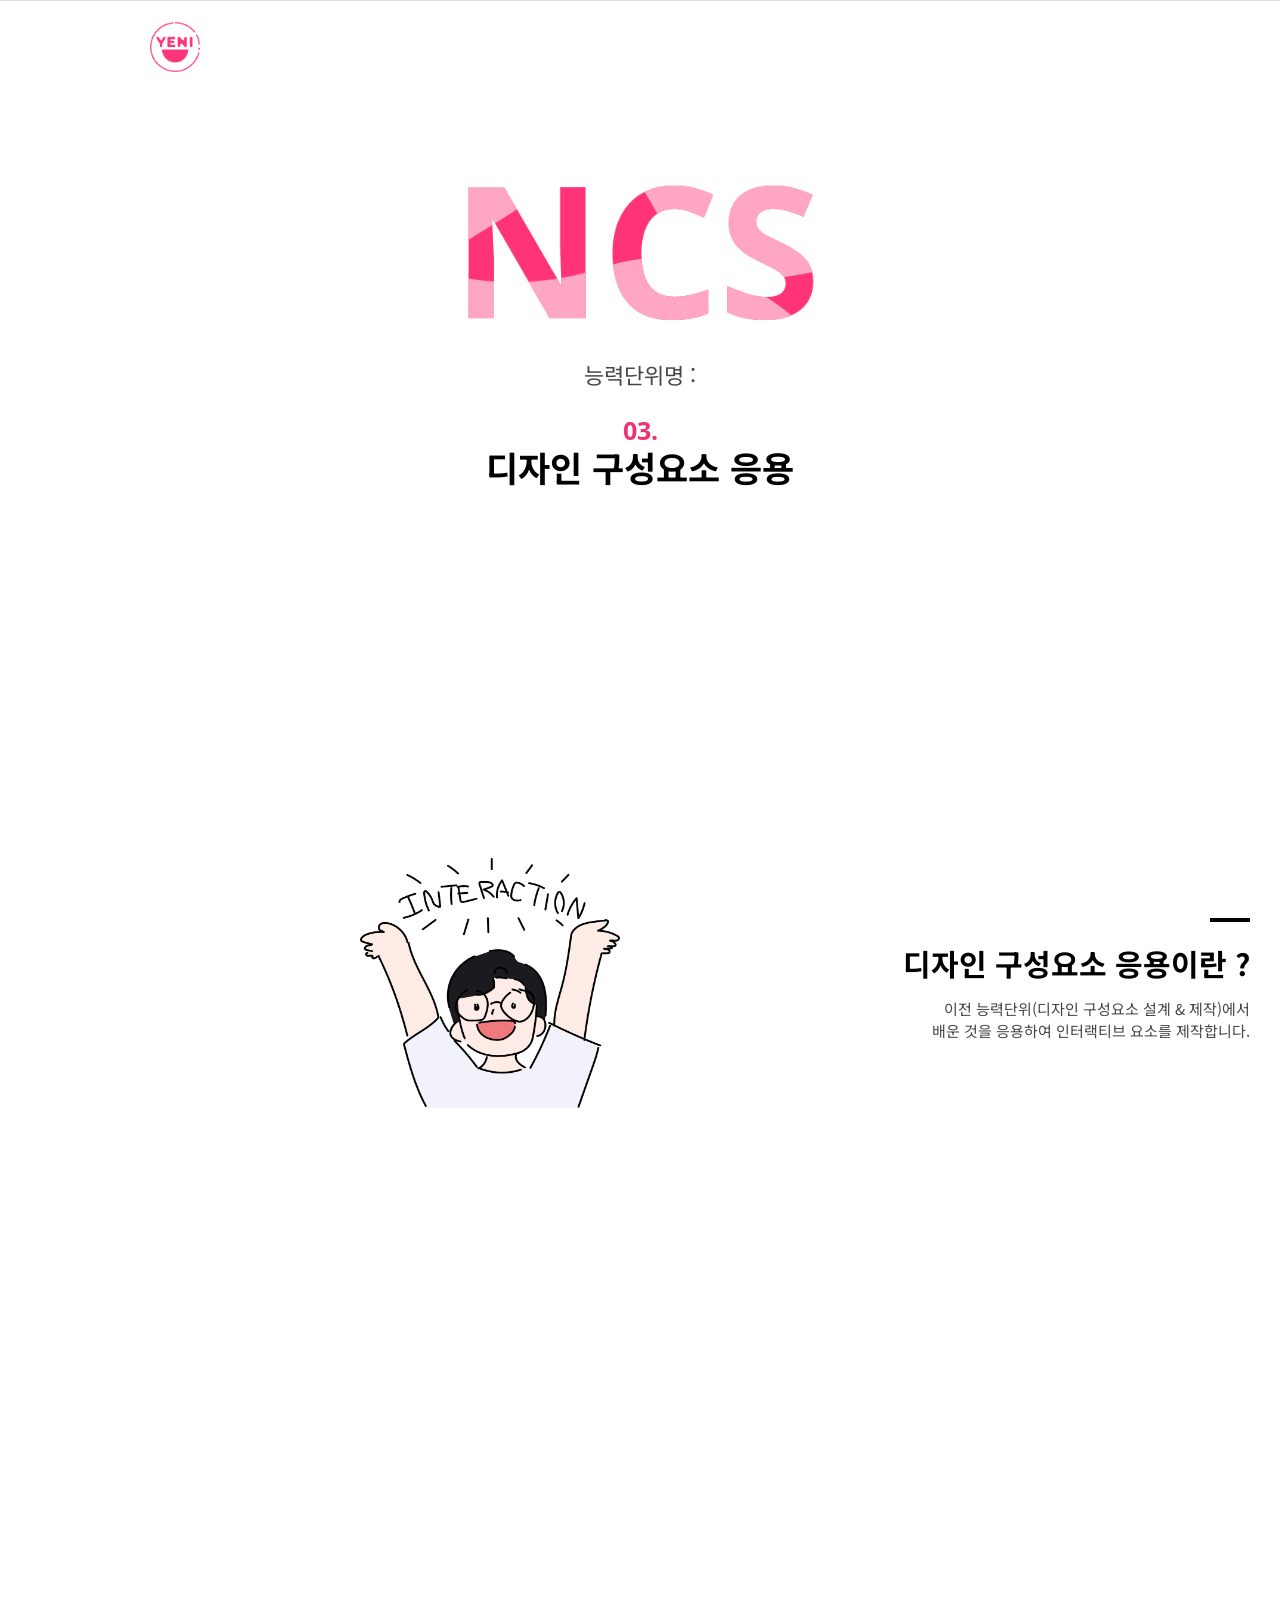
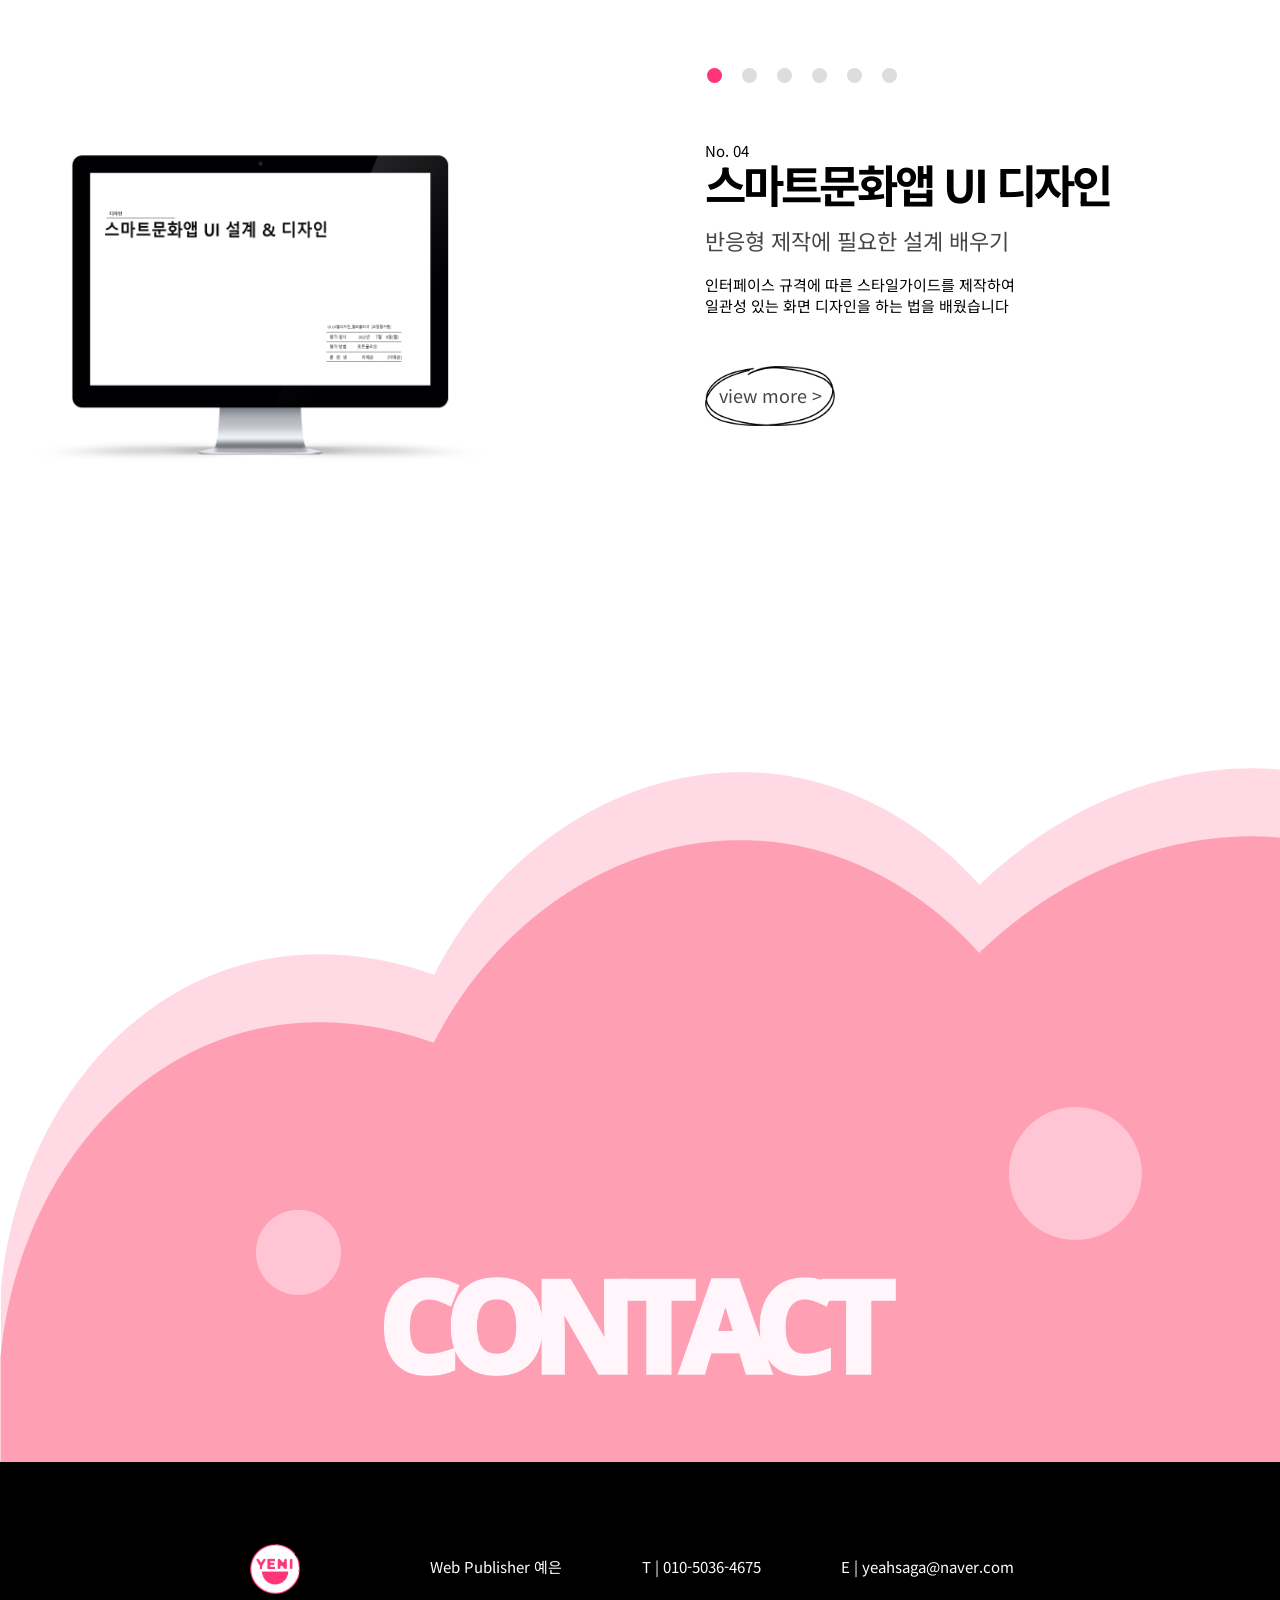
<file: ncs_3.html>
<!DOCTYPE html>
<html lang="ko">
<head>
    <meta charset="UTF-8">
    <meta http-equiv="X-UA-Compatible" content="IE=edge">
    <meta name="viewport" content="width=device-width, initial-scale=1.0">
    <title>NCS 3</title>
    <link rel="stylesheet" href="css/ncs_3.css">
    <link rel="stylesheet" href="css/common.css">
    <link rel="stylesheet" href="css/slick.css">
    <link rel="stylesheet" href="https://cdn.linearicons.com/free/1.0.0/icon-font.min.css">
    <!-- js -->
    <script src="js/jquery-3.3.1.min.js"></script>
    <script src="js/scrolla.jquery.min.js"></script>
    <script src="js/script.js"></script>      
    <script src="js/slick.min.js"></script>
    <script src="js/slick.js"></script>
</head>
<body>
    <div class="wrap">
        <!-- .menuOpen -->
        <div class="menuOpen">
            <a href="#" class="open"><span class="lnr lnr-menu"></span></a>
            <div class="menuWrap">
            <p class="menuBg"><img src="img/menu.png" alt="분홍색 구름이 깔린 배경"></p>
            <a href="#" class="close"><span class="lnr lnr-cross"></span></a>
            <ul>
                <li><a href="index.html">Main</a></li>
                <li><a href="about.html">About</a>
                <div class="inner"><a href="ncs.html">- NCS</a></div></li>
                <li><a href="gallery.html">Gallery</a>
                <div class="inner"><a href="team.html">- Team Project</a></div></li>
                <li><a href="process.html">Portfolio Process</a></li>
            </ul>
            </div>
        </div>
        <!-- header -->
        <header>
            <div class="innerHeader">
                <h1 class="logo"><a href="index.html"><img src="img/logo.png" alt="분홍색 동그라미 예니 로고"></a></h1>
            </div>
        </header>
        <!-- section.visual-->
        <section class="visual">
            <div class="inner">
                <div class="titBox animate" data-animate="motion">
                    <div class="img"><a href="ncs.html"><img src="img/NCS.png" alt="분홍색 NCS 글씨"></a></div>
                    <p class="tit">능력단위명 : </p>
                    <h2 class="tit ko"><span>03.</span><br>디자인 구성요소 응용</h2>
                </div>
            </div>
        </section>
                <!-- .what -->
                <div class="what animate" data-animate="motion">
                    <div class="inner">
                        <p class="left"><img src="img/ncs_inter.png" alt="INTERACTION 글씨를 들고 환호하는 사람"></p>
                        <div class="right">
                            <h3 class="tit ko">디자인 구성요소 응용이란 ?</h3>
                            <p class="tit">이전 능력단위(디자인 구성요소 설계 & 제작)에서 <br>배운 것을 응용하여 인터랙티브 요소를 제작합니다.</p>
                        </div>
                    </div>
                </div>
        <!-- section.contents -->
        <section class="contents animate" data-animate="motion">
            <div class="inner">
                <!-- .inter -->
                <div class="con inter">
                    <div class="coninner">
                        <div class="titBox">    
                            <h3 class="tit ko">개념 파악</h3>
                            <p class="tit flt">: 인터랙티브 디자인 개념 파악</p>
                        </div>
                        <div class="txtBox">
                            <p class="tit ko">인터랙션 디자인<br>(Interaction Design)</p>
                            <p class="tit">제품·시스템을 사용할 때 사용자의 행위에 대해 제품·시스템이 어떻게 반응<br>
                            해야 하는가를 설계하고 디자인하는 것으로, 인간 중심의 디자인을 <br>
                        바탕으로 제품·시스템의 사용성과 접근성을 높이는 것이 핵심 목표이다.</p>
                        </div>
                    </div>
                </div>
                <!-- .invest -->
                <div class="con invest">
                    <div class="coninner">
                        <div class="titBox">    
                            <h3 class="tit ko">요소 조사</h3>
                            <p class="tit">인터랙티브 요소 조사</p>
                        </div>
                        <p class="img"><img src="img/ncs3_invest.PNG" alt="인터랙티브 요소 조사 모음"></p>
                    </div>
                </div>
                <!-- .design -->
                <div class="con design">
                    <div class="coninner">
                        <div class="titBox">    
                            <h3 class="tit ko">기획</h3>
                            <p class="tit">인터랙티브 디자인 기획</p>
                        </div>
                        <ul>
                            <li><p class="img"><img src="img/ncs3_design.PNG" alt="인터랙티브 요소 기획"></p></li>
                            <li><p class="img"><img src="img/ncs3_nav.PNG" alt="인터랙티브 내비게이션 기획"></p></li>
                            <li><p class="img"><img src="img/ncs3_main.PNG" alt="인터랙티브 메인페이지 기획"></p></li>
                        </ul>
                    </div>
                </div>
            </div>
        </section>
        <!-- .ncsMore-->
        <div class="ncsMore">
            <h3 class="tit ko moretxt animate" data-animate="motion">NCS 더보기</h3>
            <ul class="slide ncsList">
                <li class="slide01">
                    <p class="left"><a href="ncs_4.html"><img src="img/ncs_monitor4.png" alt="모니터 화면에 띄워진 스마트문화앱 UI 디자인 ppt 화면"></a></p>
                    <div class="right">
                        <span>No. 04</span>
                        <h3 class="tit ko">스마트문화앱 UI 디자인</h3>
                        <p class="tit">반응형 제작에 필요한 설계 배우기</p>
                        <p>인터페이스 규격에 따른 스타일가이드를 제작하여<br>
                            일관성 있는 화면 디자인을 하는 법을 배웠습니다</p>
                        <div class="btn">
                            <a href="ncs_4.html">view more ></a>
                        </div>
                    </div>
                </li>
                <li class="slide02">
                    <p class="left"><a href="ncs_5.html"><img src="img/ncs_monitor5.png" alt="모니터 화면에 띄워진 프로토타입 기초데이터수집 및 스케치 ppt 화면"></a></p>
                    <div class="right">
                        <span>No. 05</span>
                        <h3 class="tit ko">프로토타입 기초데이터수집 <br>및 스케치</h3>
                        <p class="tit">레퍼런스 데이터 수집하여 프로토타입 제작하기</p>
                        <p>레퍼런스 사이트를 참고하여 가이드를 제작하고<br>
                            모든 페이지의 스토리보드를 제작합니다</p>
                        <div class="btn">
                            <a href="ncs_5.html">view more ></a>
                        </div>
                    </div>
                </li>
                <li class="slide03">
                    <p class="left"><a href="ncs_6.html"><img src="img/ncs_monitor6.png" alt="모니터 화면에 띄워진 프로젝트완료 결과 보고서 작성 ppt 화면"></a></p>
                    <div class="right">
                        <span>No. 06</span>
                        <h3 class="tit ko">프로젝트완료 결과 보고서 작성</h3>
                        <p class="tit">작업물 수집하기</p>
                        <p>완료된 프로젝트에서 생성된 작업물을 수집하고<br>
                            체계화해서 정리하는 작업을 했습니다</p>
                        <div class="btn">
                            <a href="ncs_6.html">view more ></a>
                        </div>
                    </div>
                </li>
                <li class="slide04">
                    <p class="left"><a href="ncs_1.html"><img src="img/ncs_monitor1.png" alt="모니터 화면에 띄워진 서비스 경험 디자인 시나리오 개발 ppt 화면"></a></p>
                    <div class="right">
                        <span>No. 01</span>
                        <h3 class="tit ko">서비스 경험 디자인 관찰조사 <br> & 시나리오 개발</h3>
                        <p class="tit">사용자 경험 디자인 분석하기</p>
                        <p>사이트 이용 페르소나를 작성하여 사용자 경험에 맞는<br>
                            디자인을 하는 법을 배웠습니다</p>
                        <div class="btn">
                            <a href="ncs_1.html">view more ></a>
                        </div>
                    </div>
                </li>
                <li class="slide05">
                    <p class="left"><a href="ncs_2.html"><img src="img/ncs_monitor2.png" alt="모니터 화면에 띄워진 디자인 구성요소 설계 & 제작 ppt 화면"></a></p>
                    <div class="right">
                        <span>No. 02</span>
                        <h3 class="tit ko">디자인 구성요소 설계 & 제작</h3>
                        <p class="tit">디자인 개발을 위해 필요한 요소 파악하고 분석하기</p>
                        <p>와이어 프레임에 기반을 두어 표현되는 정보와 기능에 따른<br>
                            상세스토리보드 흐름(flow)을 기획하는 법을 배웠습니다</p>
                        <div class="btn">
                            <a href="ncs_2.html">view more ></a>
                        </div>
                    </div>
                </li>
                <li class="slide06">
                    <p class="left"><a href="ncs_3.html"><img src="img/ncs_monitor3.png" alt="모니터 화면에 띄워진 디자인 구성요소 응용 ppt 화면"></a></p>
                    <div class="right">
                        <span>No. 03</span>
                        <h3 class="tit ko">디자인 구성요소 응용</h3>
                        <p class="tit">구성요소를 응용하여 인터랙티브 요소 구현하기</p>
                        <p>이전 능력단위(디자인 구성요소 설계 & 제작)을 통해 배운 것을 응용하여<br>
                            인터랙티브 요소를 구현하는 법을 배웠습니다</p>
                        <div class="btn">
                            <a href="ncs_3.html">view more ></a>
                        </div>
                    </div>
                </li>
            </ul>
        </div>
        <!-- .contact -->
        <div class="contact">
            <div class="inner">
                <p class="img"><img src="img/contactS.png" alt="분홍색 구름 이미지"></p>
                <p class="ctc etcctc"><img src="img/contact.png" alt="하얀색 CONTACT 글씨"></p>
            </div>
        </div>
        <!-- footer -->
        <footer>
            <a href="index.html" class="logo"><img src="img/logo.png" alt="하얀 동그라미에 분홍색 선 예니 로고"></a>
            <ul>
                <li>Web Publisher 예은</li>
                <li>T | 010-5036-4675</li>
                <li>E | yeahsaga@naver.com</li>
            </ul>
        </footer>
        <a href="#" class="topBtn animate" data-animate="motion">TOP</a>
        <ul class="bred">
            <li><a href="ncs_1.html">
                <p>01</p><p class="go">서비스 경험 디자인</p></a></li>
            <li><a href="ncs_2.html">
                <p>02</p><p class="go">디자인 구성요소 설계 제작</p></a></li>
            <li><a href="ncs_3.html">
                <p>03</p><p class="go">디자인 구성요소 응용</p></a></li>
            <li><a href="ncs_4.html">
                <p>04</p><p class="go">스마트문화앱 UI 디자인</p></a></li>
            <li><a href="ncs_5.html">
                <p>05</p><p class="go">프로토타입 기초데이터</p></a></li>
            <li><a href="ncs_6.html">
                <p>06</p><p class="go">프로젝트완료 결과 보고</p></a></li>
        </ul>
    </div>
</body>
</html>
</file>
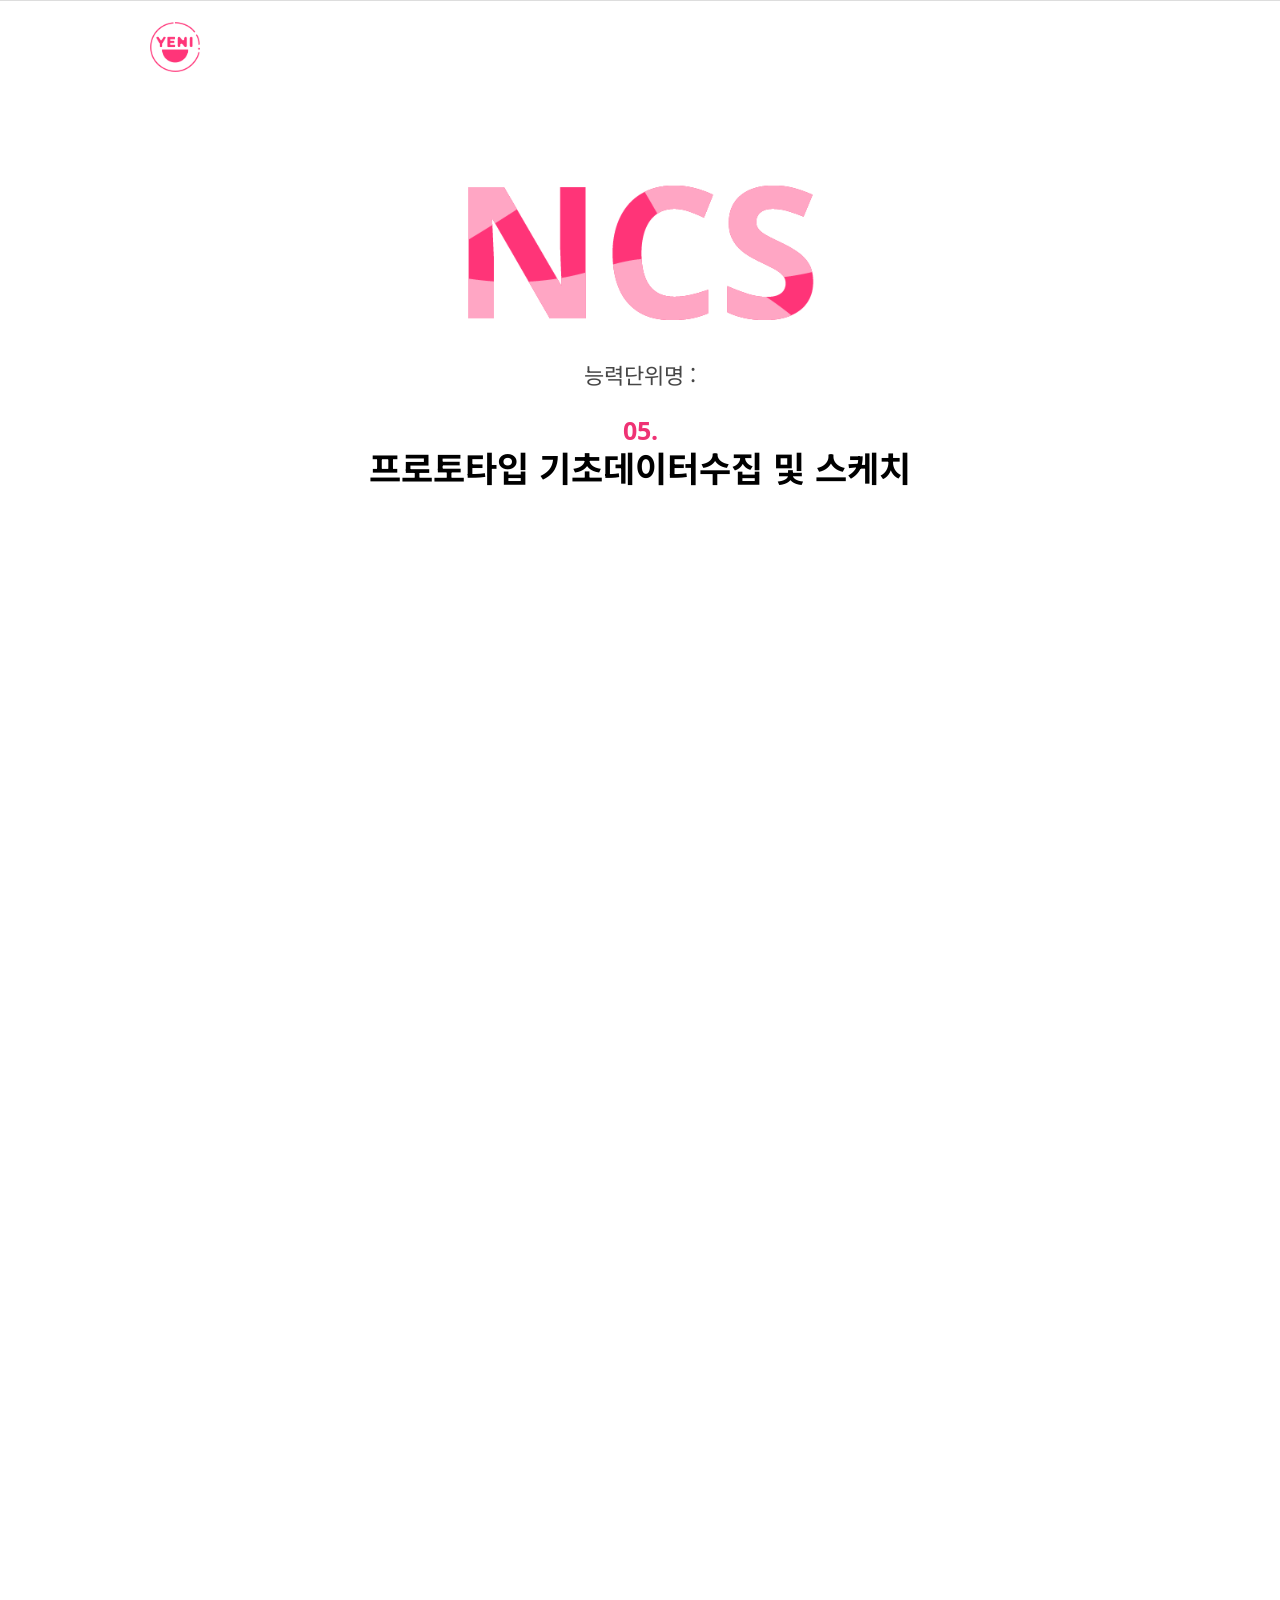
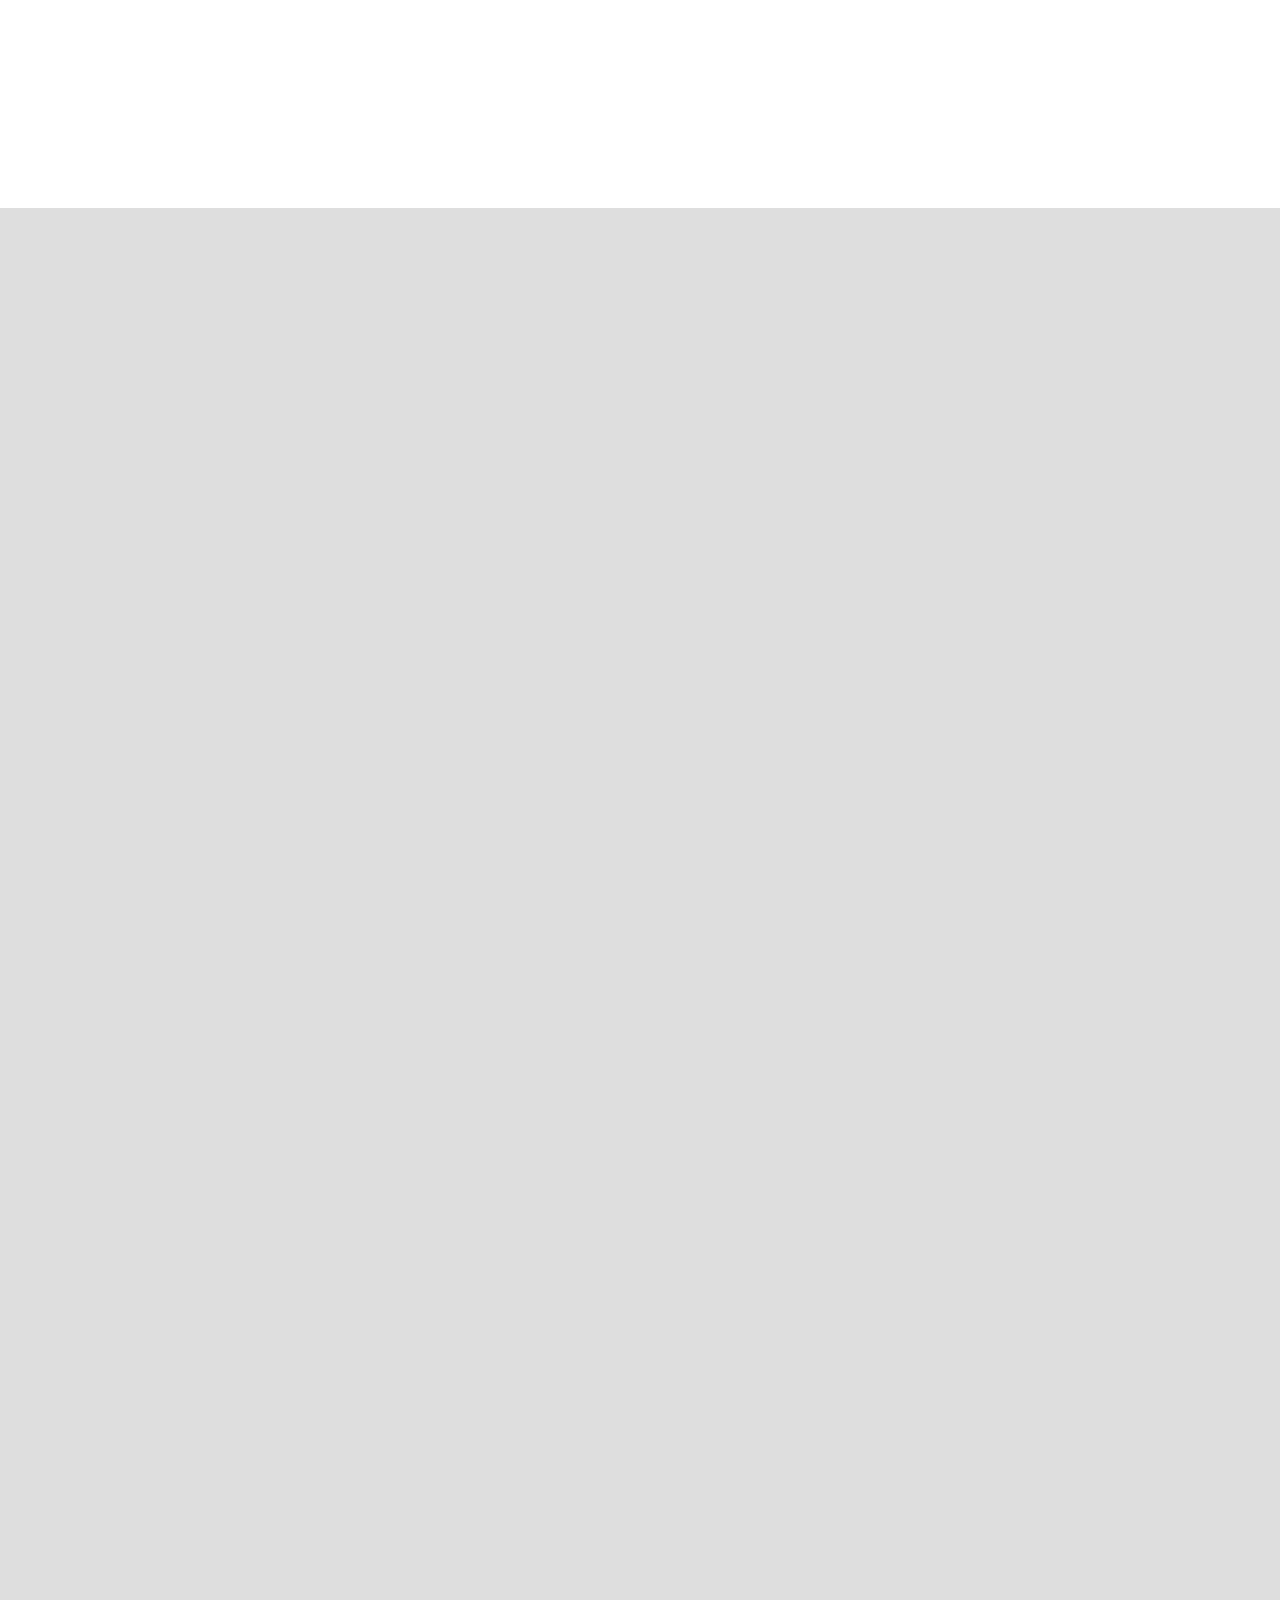
<file: ncs_5.html>
<!DOCTYPE html>
<html lang="ko">
<head>
    <meta charset="UTF-8">
    <meta http-equiv="X-UA-Compatible" content="IE=edge">
    <meta name="viewport" content="width=device-width, initial-scale=1.0">
    <title>NCS 5</title>
    <link rel="stylesheet" href="css/ncs_5.css">
    <link rel="stylesheet" href="css/common.css">
    <link rel="stylesheet" href="css/slick.css">
    <link rel="stylesheet" href="https://cdn.linearicons.com/free/1.0.0/icon-font.min.css">
    <!-- js -->
    <script src="js/jquery-3.3.1.min.js"></script>
    <script src="js/scrolla.jquery.min.js"></script>
    <script src="js/script.js"></script>      
    <script src="js/slick.min.js"></script>
    <script src="js/slick.js"></script>
</head>
<body>
    <div class="wrap">
        <!-- .menuOpen -->
        <div class="menuOpen">
            <a href="#" class="open"><span class="lnr lnr-menu"></span></a>
            <div class="menuWrap">
            <p class="menuBg"><img src="img/menu.png" alt="분홍색 구름이 깔린 배경"></p>
            <a href="#" class="close"><span class="lnr lnr-cross"></span></a>
            <ul>
                <li><a href="index.html">Main</a></li>
                <li><a href="about.html">About</a>
                <div class="inner"><a href="ncs.html">- NCS</a></div></li>
                <li><a href="gallery.html">Gallery</a>
                <div class="inner"><a href="team.html">- Team Project</a></div></li>
                <li><a href="process.html">Portfolio Process</a></li>
            </ul>
            </div>
        </div>
        <!-- header -->
        <header>
            <div class="innerHeader">
                <h1 class="logo"><a href="index.html"><img src="img/logo.png" alt="분홍색 동그라미 예니 로고"></a></h1>
            </div>
        </header>
        <!-- section.visual-->
        <section class="visual">
            <div class="inner">
                <div class="titBox animate" data-animate="motion">
                    <div class="img"><a href="ncs.html"><img src="img/NCS.png" alt="분홍색 NCS 글씨"></a></div>
                    <p class="tit">능력단위명 : </p>
                    <h2 class="tit ko"><span>05.</span><br>프로토타입 기초데이터수집 및 스케치</h2>
                </div>
            </div>
        </section>
                <!-- .what -->
                <div class="what animate" data-animate="motion">
                    <div class="inner">
                        <p class="left"><img src="img/ncs_visual5.png" alt="문서 더미를 잔뜩 들고 있는 인물"></p>
                        <div class="right">
                            <h3 class="tit ko">프로토타입 기초데이터수집 및 스케치란 ?</h3>
                            <p class="tit">프로토타입 제작을 위한 기초데이터와 레퍼런스 데이터를 수집하여 <br>장단점을 분석합니다. <br>
                                프로토타입 제작을 위한 스토리보드 구성과 인터렉션, 모션그래픽 또는<br>애니메이션을 제작합니다.</p>
                        </div>
                    </div>
                </div>
        <!-- section.design -->
        <section class="design">
            <div class="inner">
                <div class="des refer animate" data-animate="motion">
                        <div class="titBox">
                            <p class="num"><img src="img/numc_1.png" alt="회색 원 안에 하얀 숫자 1"></p>
                            <h3 class="tit ko">레퍼런스 사이트 / 디자인 조사</h3>
                            <p class="tit">레퍼런스 대상 조사</p>
                            <p>프로토타입 제작을 위한 레퍼런스 데이터를 수집합니다</p>
                        </div>
                        <ul class="contents">
                            <li><p class="img"><img src="img/ncs5_1.PNG" alt="야놀자 사이트 분석"></p></li>
                            <li><p class="img"><img src="img/ncs5_2.PNG" alt="야놀자 사이트 분석2"></p></li>
                            <li><p class="img"><img src="img/ncs5_3.PNG" alt="야놀자 사이트 분석3"></p></li>
                            <li><p class="img"><img src="img/ncs5_4.PNG" alt="야놀자 사이트 분석4"></p></li>
                            <li><p class="img"><img src="img/ncs5_5.PNG" alt="꼬띠샵 사이트 분석"></p></li>
                            <li><p class="img"><img src="img/ncs5_6.PNG" alt="꼬띠샵 사이트 분석2"></p></li>
                            <li><p class="img"><img src="img/ncs5_7.PNG" alt="참고 디자인"></p></li>
                        </ul>
                </div>
                <div class="des guide animate" data-animate="motion">
                    <div class="titBox">
                        <p class="num"><img src="img/numc_2.png" alt="회색 원 안에 하얀 숫자 2"></p>
                        <h3 class="tit ko">스타일가이드 제작</h3>
                        <p class="tit">스타일 지침</p>
                        <p>일관적인 스타일을 위해 가이드를 제작합니다</p>
                    </div>
                    <ul class="contents">
                        <li><p class="img"><img src="img/ncs5_8.PNG" alt="색상 스타일가이드"></p></li>
                        <li><p class="img"><img src="img/ncs5_9.PNG" alt="레이아웃 스타일가이드"></p></li>
                        <li><p class="img"><img src="img/ncs5_10.PNG" alt="이미지 스타일가이드"></p></li>
                        <li><p class="img"><img src="img/ncs5_11.PNG" alt="폰트 스타일가이드"></p></li>
                    </ul>
                </div>
                <div class="des org animate" data-animate="motion">
                    <div class="titBox">
                        <p class="num"><img src="img/numc_3.png" alt="회색 원 안에 하얀 숫자 3"></p>
                        <h3 class="tit ko">구성 및 스케치</h3>
                        <p class="tit">페이지 구성하기</p>
                        <p>메뉴별 내용을 정리하고 페이지를 스케치합니다</p>
                    </div>
                    <ul class="contents">
                        <li><p class="img"><img src="img/ncs5_12.PNG" alt="컨텐츠 기획 메뉴 구성"></p></li>
                        <li><p class="img"><img src="img/ncs5_13.PNG" alt="컨텐츠 기획 구성 스케치"></p></li>
                        <li><p class="img"><img src="img/ncs5_14.PNG" alt="컨텐츠 기획 구성 스케치2"></p></li>
                    </ul>
                </div>
                <div class="des prof animate" data-animate="motion">
                    <div class="titBox">
                        <p class="num"><img src="img/numc_4.png" alt="회색 원 안에 하얀 숫자 4"></p>
                        <h3 class="tit ko">프로필 정리</h3>
                        <p class="tit">나를 소개하는 법 정리</p>
                        <p>프로필에 어떤 내용을 넣을지 정리합니다</p>
                    </div>
                    <ul class="contents">
                        <li><p class="img"><img src="img/ncs5_15.PNG" alt="메인 타이포 슬로건 문구 컨셉"></p></li>
                        <li><p class="img"><img src="img/ncs5_16.PNG" alt="프로필 내용 정리"></p></li>
                    </ul>
                </div>
                <div class="des story animate" data-animate="motion">
                    <div class="titBox">
                        <p class="num"><img src="img/numc_5.png" alt="회색 원 안에 하얀 숫자 5"></p>
                        <h3 class="tit ko">스토리보드 제작</h3>
                        <p class="tit">스토리보드 만들기</p>
                        <p>전체 페이지 스토리보드를 제작합니다</p>
                    </div>
                    <ul class="contents">
                        <li><p class="img"><img src="img/ncs5_18.PNG" alt="메인 스토리보드"></p></li>
                        <li><p class="img"><img src="img/ncs5_19.PNG" alt="메인 스토리보드2"></p></li>
                        <li><p class="img"><img src="img/ncs5_20.PNG" alt="메인 스토리보드3"></p></li>
                        <li><p class="img"><img src="img/ncs5_21.PNG" alt="어바웃 스토리보드"></p></li>
                        <li><p class="img"><img src="img/ncs5_22.PNG" alt="어바웃 스토리보드2"></p></li>
                        <li><p class="img"><img src="img/ncs5_23.PNG" alt="갤러리 스토리보드"></p></li>
                        <li><p class="img"><img src="img/ncs5_24.PNG" alt="포트폴리오 프로세스 스토리보드"></p></li>
                        <li><p class="img"><img src="img/ncs5_25.PNG" alt="포트폴리오 프로세스 스토리보드2"></p></li>
                    </ul>
                </div>
            </div>
        </section>
        <!-- .ncsMore-->
        <div class="ncsMore">
            <h3 class="tit ko moretxt animate" data-animate="motion">NCS 더보기</h3>
            <ul class="slide ncsList">
                <li class="slide01">
                    <p class="left"><a href="ncs_6.html"><img src="img/ncs_monitor6.png" alt="모니터 화면에 띄워진 프로젝트완료 결과 보고서 작성 ppt 화면"></a></p>
                    <div class="right">
                        <span>No. 06</span>
                        <h3 class="tit ko">프로젝트완료 결과 보고서 작성</h3>
                        <p class="tit">작업물 수집하기</p>
                        <p>완료된 프로젝트에서 생성된 작업물을 수집하고<br>
                            체계화해서 정리하는 작업을 했습니다</p>
                        <div class="btn">
                            <a href="ncs_6.html">view more ></a>
                        </div>
                    </div>
                </li>
                <li class="slide02">
                    <p class="left"><a href="ncs_1.html"><img src="img/ncs_monitor1.png" alt="모니터 화면에 띄워진 서비스 경험 디자인 시나리오 개발 ppt 화면"></a></p>
                    <div class="right">
                        <span>No. 01</span>
                        <h3 class="tit ko">서비스 경험 디자인 관찰조사 <br> & 시나리오 개발</h3>
                        <p class="tit">사용자 경험 디자인 분석하기</p>
                        <p>사이트 이용 페르소나를 작성하여 사용자 경험에 맞는<br>
                            디자인을 하는 법을 배웠습니다</p>
                        <div class="btn">
                            <a href="ncs_1.html">view more ></a>
                        </div>
                    </div>
                </li>
                <li class="slide03">
                    <p class="left"><a href="ncs_2.html"><img src="img/ncs_monitor2.png" alt="모니터 화면에 띄워진 디자인 구성요소 설계 & 제작 ppt 화면"></a></p>
                    <div class="right">
                        <span>No. 02</span>
                        <h3 class="tit ko">디자인 구성요소 설계 & 제작</h3>
                        <p class="tit">디자인 개발을 위해 필요한 요소 파악하고 분석하기</p>
                        <p>와이어 프레임에 기반을 두어 표현되는 정보와 기능에 따른<br>
                            상세스토리보드 흐름(flow)을 기획하는 법을 배웠습니다</p>
                        <div class="btn">
                            <a href="ncs_2.html">view more ></a>
                        </div>
                    </div>
                </li>
                <li class="slide04">
                    <p class="left"><a href="ncs_3.html"><img src="img/ncs_monitor3.png" alt="모니터 화면에 띄워진 디자인 구성요소 응용 ppt 화면"></a></p>
                    <div class="right">
                        <span>No. 03</span>
                        <h3 class="tit ko">디자인 구성요소 응용</h3>
                        <p class="tit">구성요소를 응용하여 인터랙티브 요소 구현하기</p>
                        <p>이전 능력단위(디자인 구성요소 설계 & 제작)을 통해 배운 것을 응용하여<br>
                            인터랙티브 요소를 구현하는 법을 배웠습니다</p>
                        <div class="btn">
                            <a href="ncs_3.html">view more ></a>
                        </div>
                    </div>
                </li>
                <li class="slide05">
                    <p class="left"><a href="ncs_4.html"><img src="img/ncs_monitor4.png" alt="모니터 화면에 띄워진 스마트문화앱 UI 디자인 ppt 화면"></a></p>
                    <div class="right">
                        <span>No. 04</span>
                        <h3 class="tit ko">스마트문화앱 UI 디자인</h3>
                        <p class="tit">반응형 제작에 필요한 설계 배우기</p>
                        <p>인터페이스 규격에 따른 스타일가이드를 제작하여<br>
                            일관성 있는 화면 디자인을 하는 법을 배웠습니다</p>
                        <div class="btn">
                            <a href="ncs_4.html">view more ></a>
                        </div>
                    </div>
                </li>
                <li class="slide06">
                    <p class="left"><a href="ncs_5.html"><img src="img/ncs_monitor5.png" alt="모니터 화면에 띄워진 프로토타입 기초데이터수집 및 스케치 ppt 화면"></a></p>
                    <div class="right">
                        <span>No. 05</span>
                        <h3 class="tit ko">프로토타입 기초데이터수집 <br>및 스케치</h3>
                        <p class="tit">레퍼런스 데이터 수집하여 프로토타입 제작하기</p>
                        <p>레퍼런스 사이트를 참고하여 가이드를 제작하고<br>
                            모든 페이지의 스토리보드를 제작합니다</p>
                        <div class="btn">
                            <a href="ncs_5.html">view more ></a>
                        </div>
                    </div>
                </li>
            </ul>
        </div>
        <!-- .contact -->
        <div class="contact">
            <div class="inner">
                <p class="img"><img src="img/contactS.png" alt="분홍색 구름 이미지"></p>
                <p class="ctc etcctc"><img src="img/contact.png" alt="하얀색 CONTACT 글씨"></p>
            </div>
        </div>
        <!-- footer -->
        <footer>
            <a href="index.html" class="logo"><img src="img/logo.png" alt="하얀 동그라미에 분홍색 선 예니 로고"></a>
            <ul>
                <li>Web Publisher 예은</li>
                <li>T | 010-5036-4675</li>
                <li>E | yeahsaga@naver.com</li>
            </ul>
        </footer>
        <a href="#" class="topBtn animate" data-animate="motion">TOP</a>
        <ul class="bred">
            <li><a href="ncs_1.html">
                <p>01</p><p class="go">서비스 경험 디자인</p></a></li>
            <li><a href="ncs_2.html">
                <p>02</p><p class="go">디자인 구성요소 설계 제작</p></a></li>
            <li><a href="ncs_3.html">
                <p>03</p><p class="go">디자인 구성요소 응용</p></a></li>
            <li><a href="ncs_4.html">
                <p>04</p><p class="go">스마트문화앱 UI 디자인</p></a></li>
            <li><a href="ncs_5.html">
                <p>05</p><p class="go">프로토타입 기초데이터</p></a></li>
            <li><a href="ncs_6.html">
                <p>06</p><p class="go">프로젝트완료 결과 보고</p></a></li>
        </ul>
    </div>
</body>
</html>
</file>
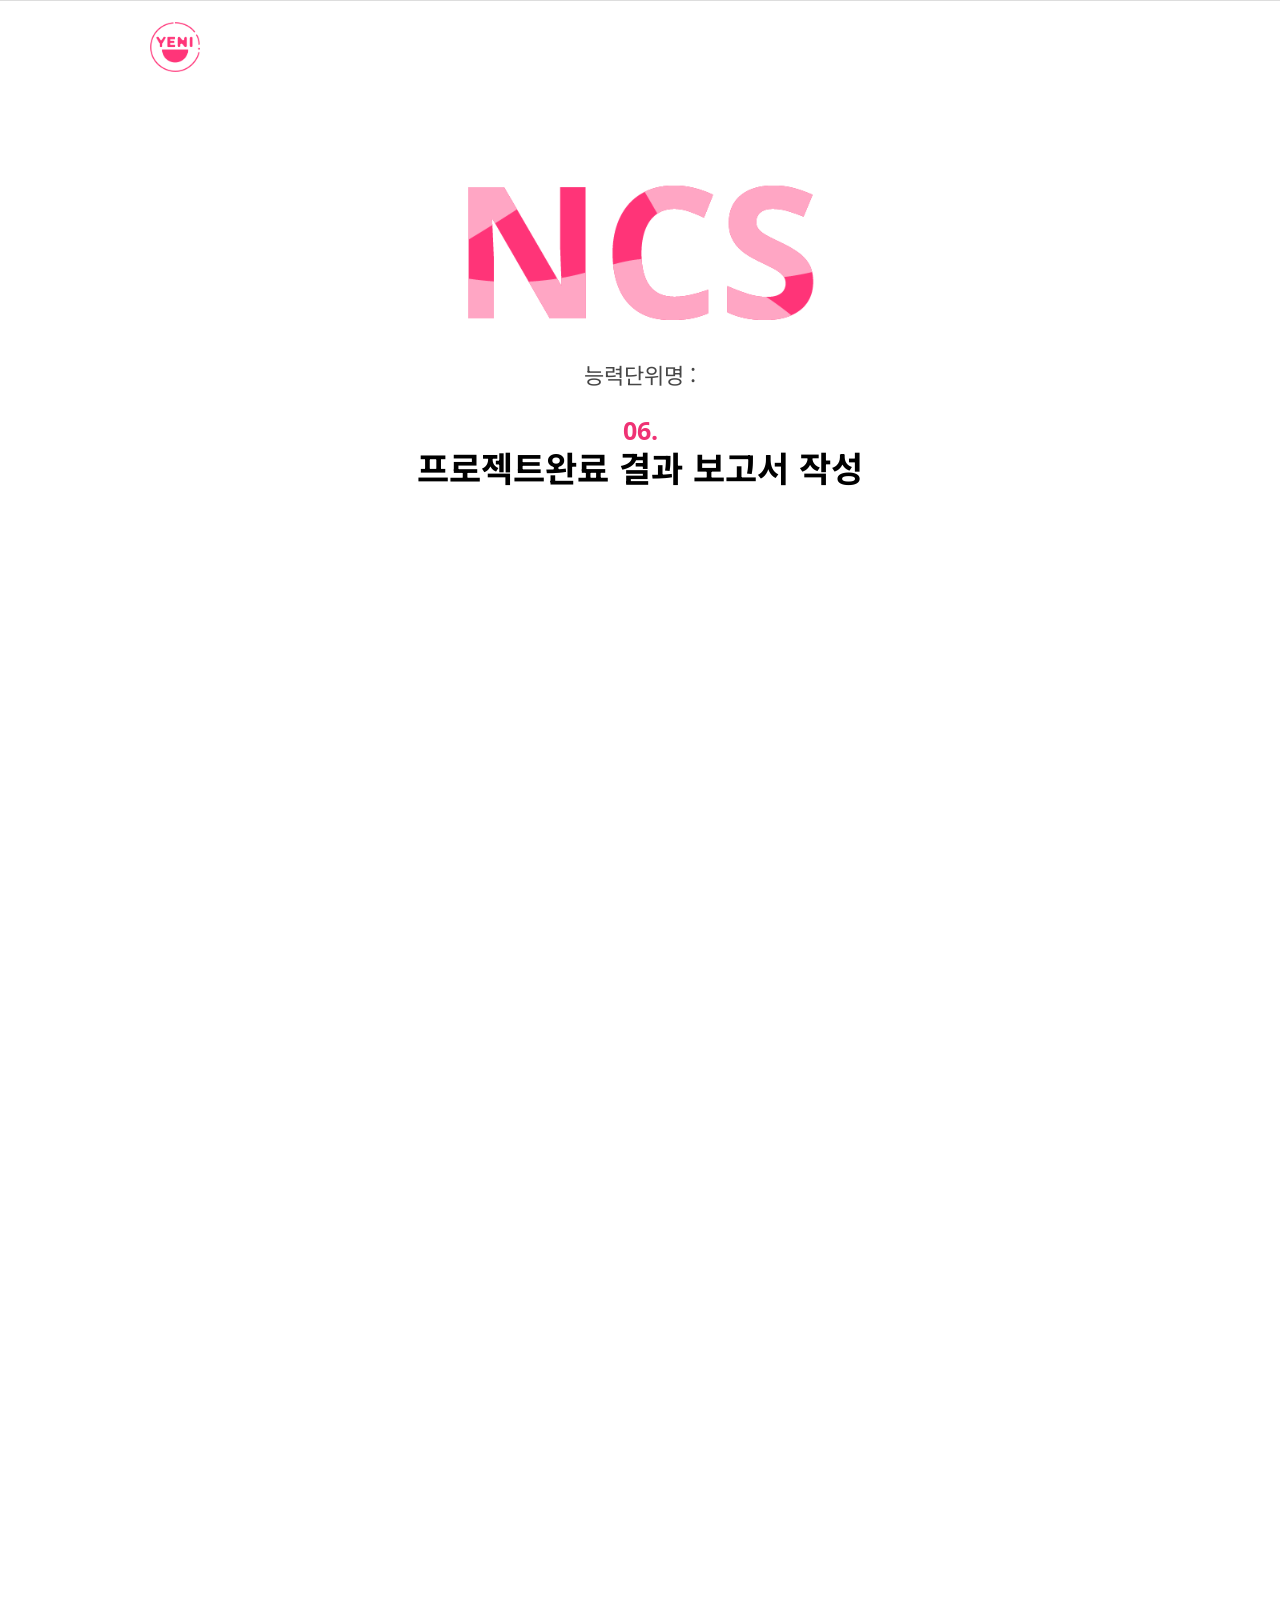
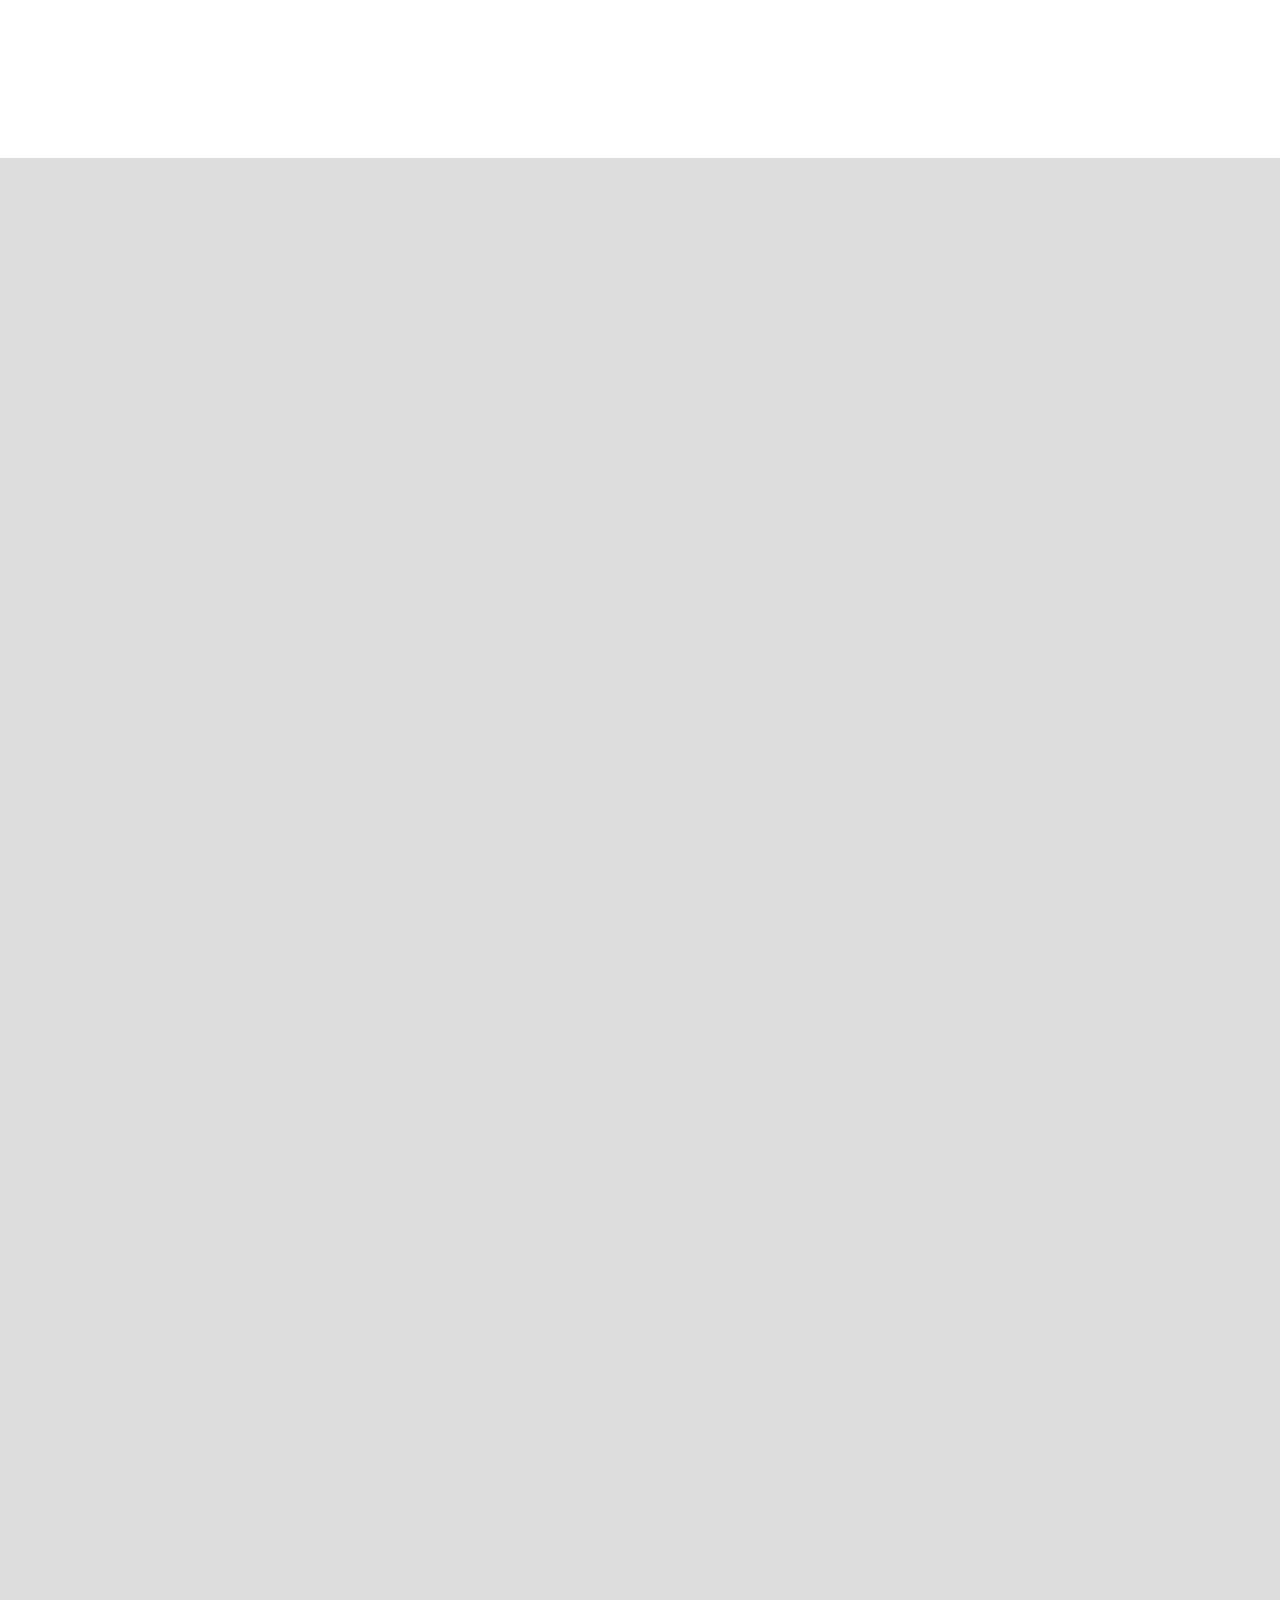
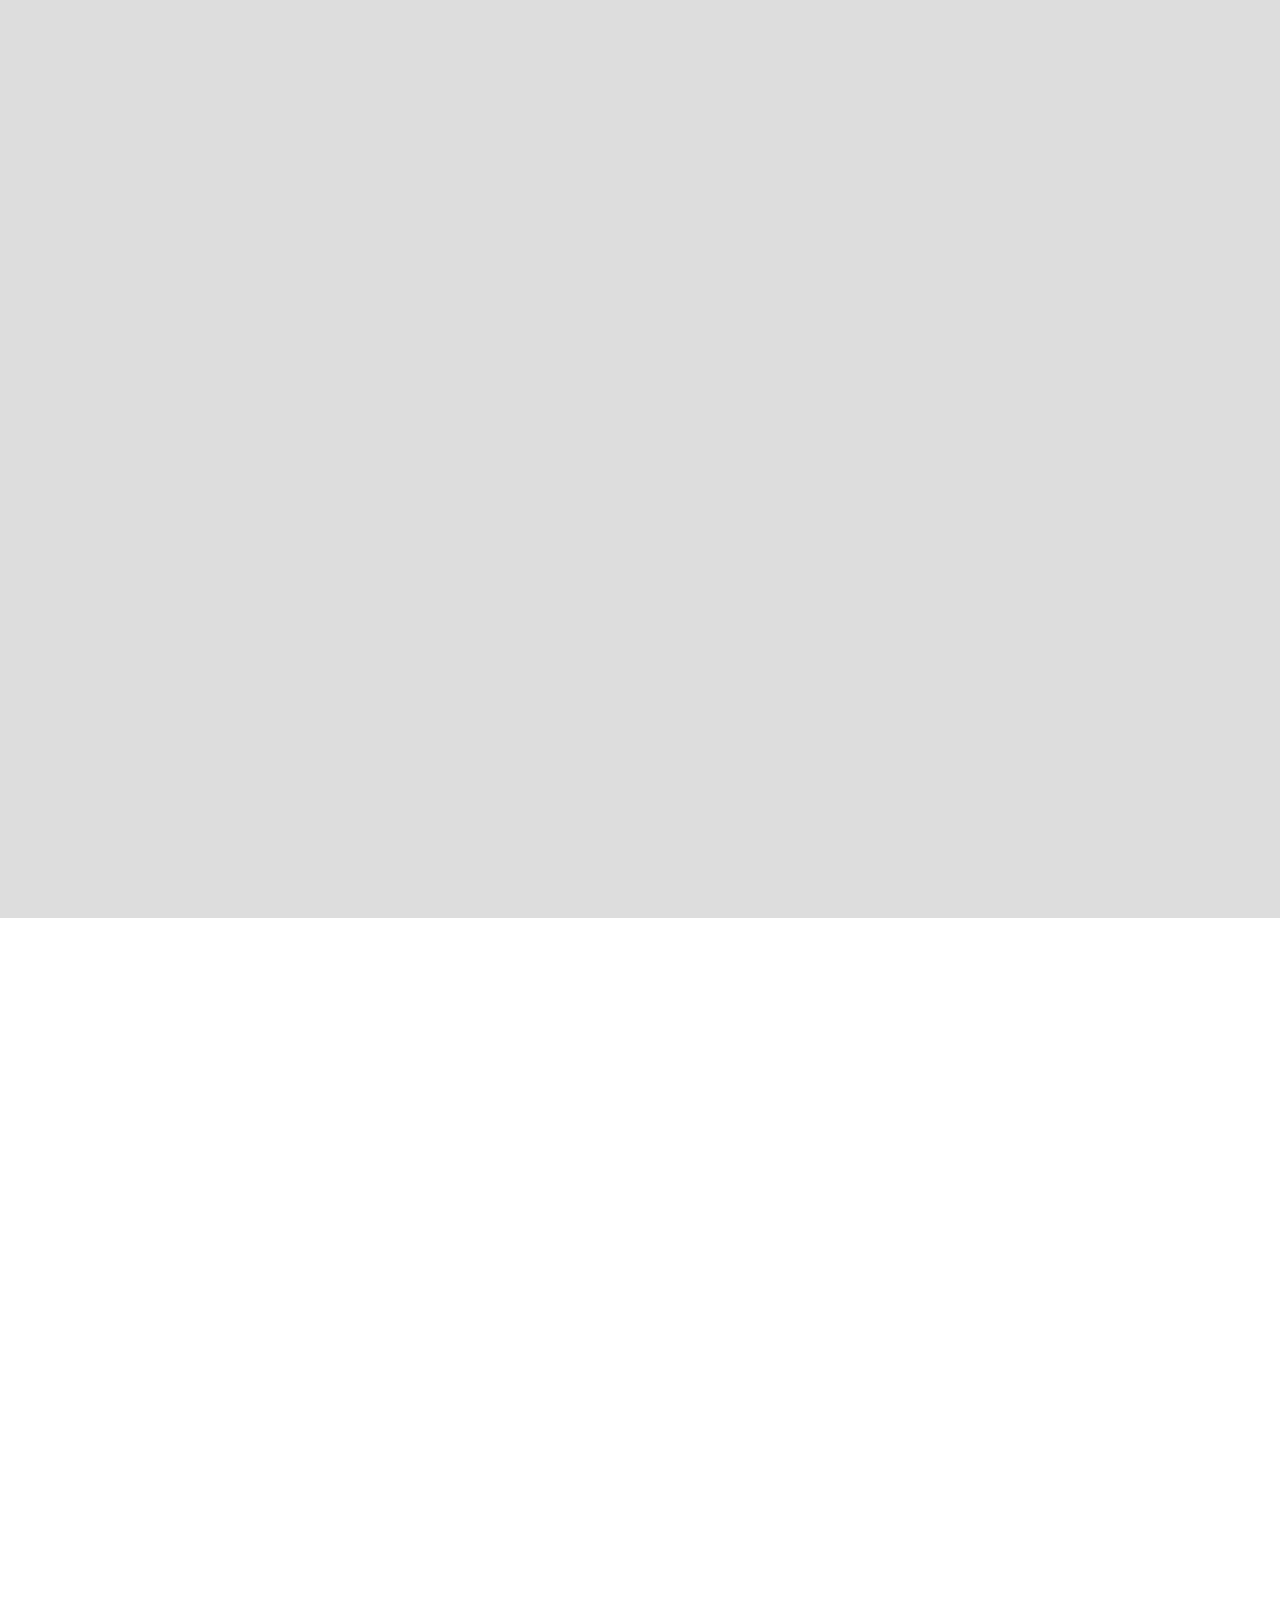
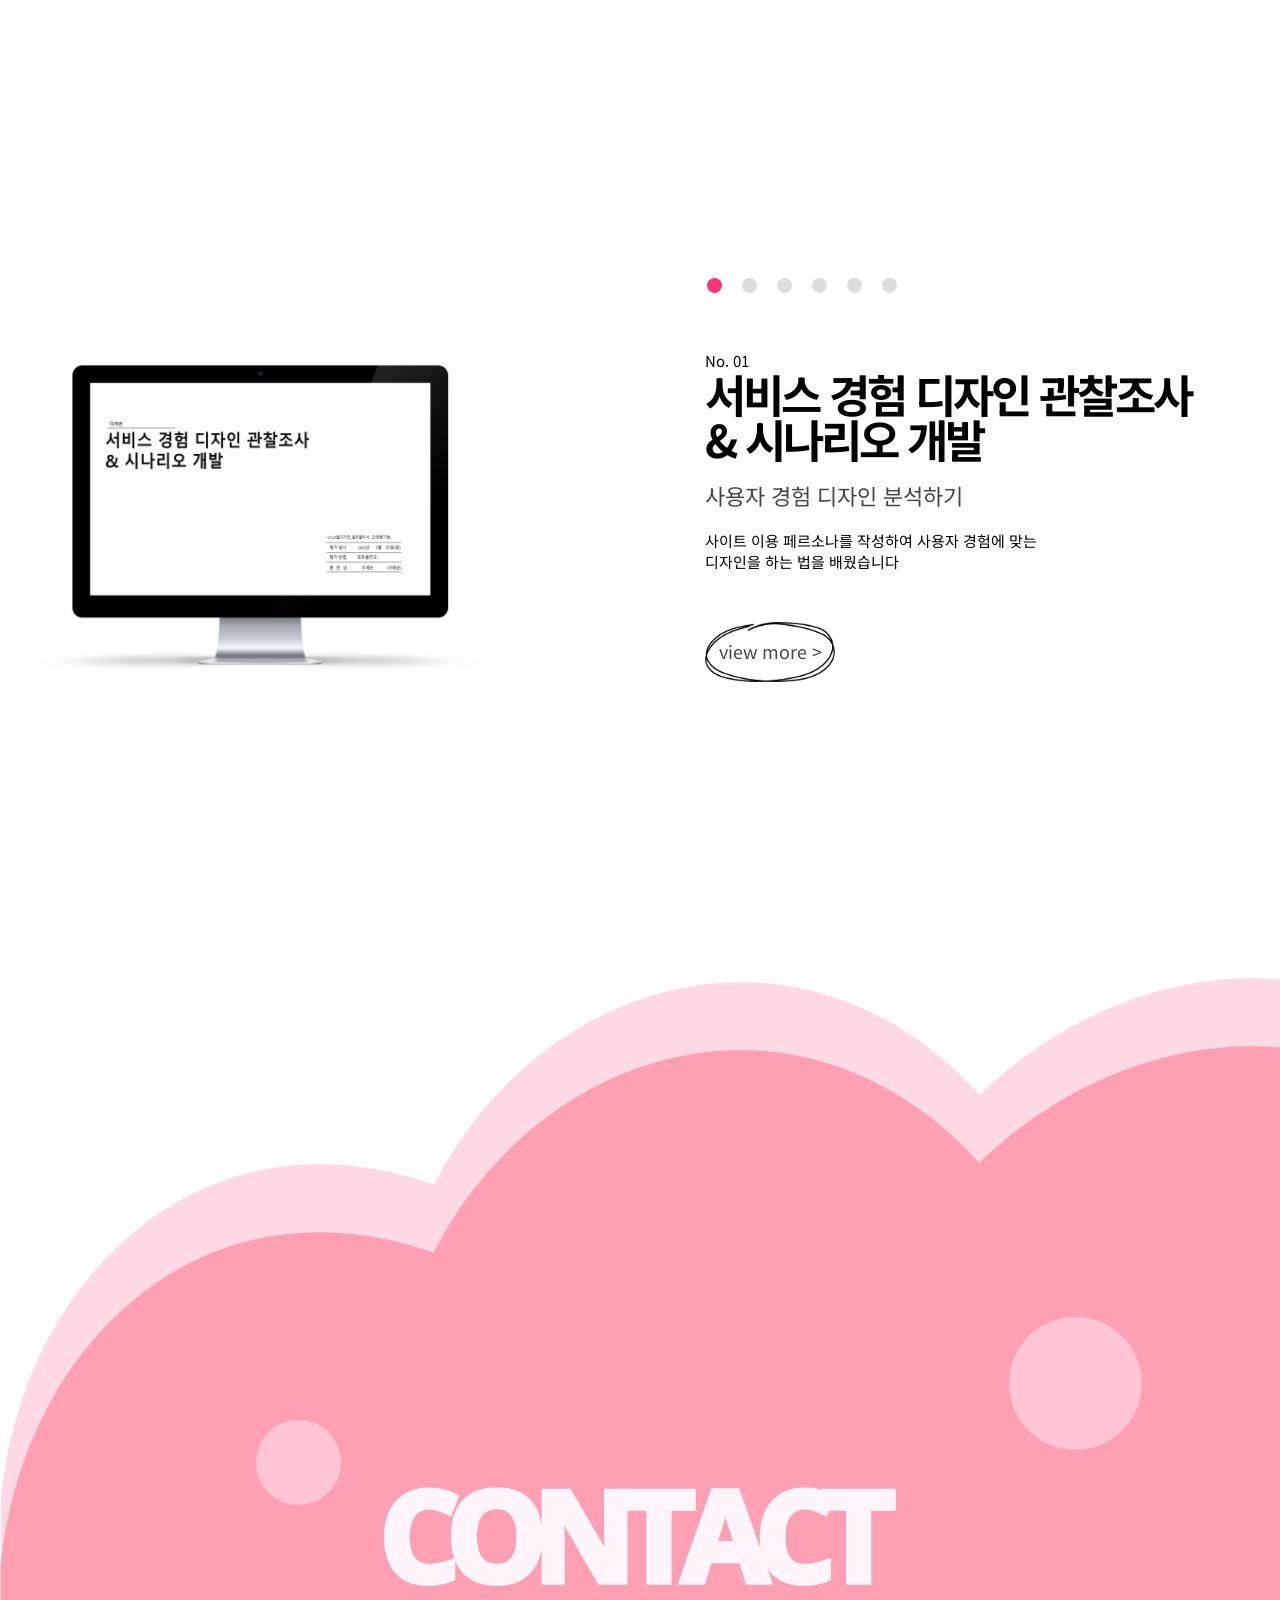
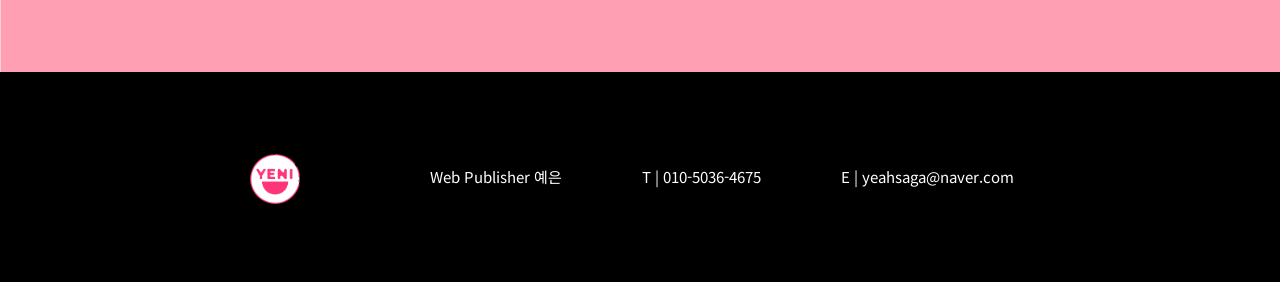
<file: ncs_6.html>
<!DOCTYPE html>
<html lang="ko">
<head>
    <meta charset="UTF-8">
    <meta http-equiv="X-UA-Compatible" content="IE=edge">
    <meta name="viewport" content="width=device-width, initial-scale=1.0">
    <title>NCS 6</title>
    <link rel="stylesheet" href="css/ncs_6.css">
    <link rel="stylesheet" href="css/common.css">
    <link rel="stylesheet" href="css/slick.css">
    <link rel="stylesheet" href="https://cdn.linearicons.com/free/1.0.0/icon-font.min.css">
    <!-- js -->
    <script src="js/jquery-3.3.1.min.js"></script>
    <script src="js/scrolla.jquery.min.js"></script>
    <script src="js/script.js"></script>      
    <script src="js/slick.min.js"></script>
    <script src="js/slick.js"></script>
</head>
<body>
    <div class="wrap">
        <!-- .menuOpen -->
        <div class="menuOpen">
            <a href="#" class="open"><span class="lnr lnr-menu"></span></a>
            <div class="menuWrap">
            <p class="menuBg"><img src="img/menu.png" alt="분홍색 구름이 깔린 배경"></p>
            <a href="#" class="close"><span class="lnr lnr-cross"></span></a>
            <ul>
                <li><a href="index.html">Main</a></li>
                <li><a href="about.html">About</a>
                <div class="inner"><a href="ncs.html">- NCS</a></div></li>
                <li><a href="gallery.html">Gallery</a>
                <div class="inner"><a href="team.html">- Team Project</a></div></li>
                <li><a href="process.html">Portfolio Process</a></li>
            </ul>
            </div>
        </div>
        <!-- header -->
        <header>
            <div class="innerHeader">
                <h1 class="logo"><a href="index.html"><img src="img/logo.png" alt="분홍색 동그라미 예니 로고"></a></h1>
            </div>
        </header>
        <!-- section.visual-->
        <section class="visual">
            <div class="inner">
                <div class="titBox animate" data-animate="motion">
                    <div class="img"><a href="ncs.html"><img src="img/NCS.png" alt="분홍색 NCS 글씨"></a></div>
                    <p class="tit">능력단위명 : </p>
                    <h2 class="tit ko"><span>06.</span><br>프로젝트완료 결과 보고서 작성</h2>
                </div>
            </div>
        </section>
                <!-- .what -->
                <div class="what animate" data-animate="motion">
                    <div class="inner">
                        <p class="left"><img src="img/ncs_visual6.png" alt="정리된 자료를 보고 있는 인물"></p>
                        <div class="right">
                            <h3 class="tit ko">프로젝트완료 결과 보고서 작성이란 ?</h3>
                            <p class="tit">완료된 프로젝트에서 생성된 작업물을 수집하고 체계화하여 정리합니다. <br>
                                작성해둔 체크리스트를 토대로 완성도를 평가합니다.</p>
                        </div>
                    </div>
                </div>
        <!-- section.collect -->
        <section class="collect">
            <div class="inner">
                <div class="col precious animate" data-animate="motion">
                    <div class="titBox">
                        <p class="num"><img src="img/numc_1.png" alt="회색 원 안에 하얀 숫자 1"></p>
                        <h3 class="tit ko">산출물 정리</h3>
                        <p class="tit">프로젝트 완료 후 산출물 정리하기</p>
                        <p>관리, 수정이 용이하도록 산출물을 정리합니다</p>
                    </div>
                    <ul>
                        <li><p class="img"><img src="img/ncs6_1.PNG" alt="와이어 프레임 & 스토리보드 산출물 정리"></p></li>
                        <li><p class="img"><img src="img/ncs6_2.PNG" alt="와이어 프레임 & 스토리보드 산출물 정리2"></p></li>
                        <li><p class="img"><img src="img/ncs6_3.PNG" alt="스타일가이드 산출물 정리"></p></li>
                        <li><p class="img"><img src="img/ncs6_4.PNG" alt="이미지 산출물 정리"></p></li>
                        <li><p class="img"><img src="img/ncs6_5.PNG" alt="이미지 산출물 정리2"></p></li>
                    </ul>
                </div>
                <div class="col page animate" data-animate="motion">
                    <div class="titBox">
                        <p class="num"><img src="img/numc_2.png" alt="회색 원 안에 하얀 숫자 2"></p>
                        <h3 class="tit ko">페이지 소개</h3>
                        <p class="tit">전체 페이지 소개</p>
                        <p>전체 페이지 개요를 설명합니다</p>
                    </div>
                    <ul>
                        <li><p class="img"><img src="img/ncs6_6.PNG" alt="메인페이지 소개"></p></li>
                        <li><p class="img"><img src="img/ncs6_7.PNG" alt="어바웃페이지 소개"></p></li>
                        <li><p class="img"><img src="img/ncs6_8.PNG" alt="갤러리페이지 소개"></p></li>
                        <li><p class="img"><img src="img/ncs6_9.PNG" alt="포트폴리오 프로세스페이지 소개"></p></li>
                        <li><p class="img"><img src="img/ncs6_10.PNG" alt="디테일페이지 소개"></p></li>
                    </ul>
                </div>
                <div class="col check animate" data-animate="motion">
                    <div class="titBox">
                        <p class="num"><img src="img/numc_3.png" alt="회색 원 안에 하얀 숫자 3"></p>
                        <h3 class="tit ko">체크리스트</h3>
                        <p class="tit">체크리스트 실행</p>
                        <p>체크리스트를 통해 완성도를 평가합니다</p>
                    </div>
                    <p class="img"><img src="img/ncs6_11.PNG" alt="체크리스트 이미지"></p>
                </div>
            </div>
        </section>
        <!-- .ncsMore-->
        <div class="ncsMore">
            <h3 class="tit ko moretxt animate" data-animate="motion">NCS 더보기</h3>
            <ul class="slide ncsList">
                <li class="slide01">
                    <p class="left"><a href="ncs_1.html"><img src="img/ncs_monitor1.png" alt="모니터 화면에 띄워진 서비스 경험 디자인 시나리오 개발 ppt 화면"></a></p>
                    <div class="right">
                        <span>No. 01</span>
                        <h3 class="tit ko">서비스 경험 디자인 관찰조사 <br> & 시나리오 개발</h3>
                        <p class="tit">사용자 경험 디자인 분석하기</p>
                        <p>사이트 이용 페르소나를 작성하여 사용자 경험에 맞는<br>
                            디자인을 하는 법을 배웠습니다</p>
                        <div class="btn">
                            <a href="ncs_1.html">view more ></a>
                        </div>
                    </div>
                </li>
                <li class="slide02">
                    <p class="left"><a href="ncs_2.html"><img src="img/ncs_monitor2.png" alt="모니터 화면에 띄워진 디자인 구성요소 설계 & 제작 ppt 화면"></a></p>
                    <div class="right">
                        <span>No. 02</span>
                        <h3 class="tit ko">디자인 구성요소 설계 & 제작</h3>
                        <p class="tit">디자인 개발을 위해 필요한 요소 파악하고 분석하기</p>
                        <p>와이어 프레임에 기반을 두어 표현되는 정보와 기능에 따른<br>
                            상세스토리보드 흐름(flow)을 기획하는 법을 배웠습니다</p>
                        <div class="btn">
                            <a href="ncs_2.html">view more ></a>
                        </div>
                    </div>
                </li>
                <li class="slide03">
                    <p class="left"><a href="ncs_3.html"><img src="img/ncs_monitor3.png" alt="모니터 화면에 띄워진 디자인 구성요소 응용 ppt 화면"></a></p>
                    <div class="right">
                        <span>No. 03</span>
                        <h3 class="tit ko">디자인 구성요소 응용</h3>
                        <p class="tit">구성요소를 응용하여 인터랙티브 요소 구현하기</p>
                        <p>이전 능력단위(디자인 구성요소 설계 & 제작)을 통해 배운 것을 응용하여<br>
                            인터랙티브 요소를 구현하는 법을 배웠습니다</p>
                        <div class="btn">
                            <a href="ncs_3.html">view more ></a>
                        </div>
                    </div>
                </li>
                <li class="slide04">
                    <p class="left"><a href="ncs_4.html"><img src="img/ncs_monitor4.png" alt="모니터 화면에 띄워진 스마트문화앱 UI 디자인 ppt 화면"></a></p>
                    <div class="right">
                        <span>No. 04</span>
                        <h3 class="tit ko">스마트문화앱 UI 디자인</h3>
                        <p class="tit">반응형 제작에 필요한 설계 배우기</p>
                        <p>인터페이스 규격에 따른 스타일가이드를 제작하여<br>
                            일관성 있는 화면 디자인을 하는 법을 배웠습니다</p>
                        <div class="btn">
                            <a href="ncs_4.html">view more ></a>
                        </div>
                    </div>
                </li>
                <li class="slide05">
                    <p class="left"><a href="ncs_5.html"><img src="img/ncs_monitor5.png" alt="모니터 화면에 띄워진 프로토타입 기초데이터수집 및 스케치 ppt 화면"></a></p>
                    <div class="right">
                        <span>No. 05</span>
                        <h3 class="tit ko">프로토타입 기초데이터수집 <br>및 스케치</h3>
                        <p class="tit">레퍼런스 데이터 수집하여 프로토타입 제작하기</p>
                        <p>레퍼런스 사이트를 참고하여 가이드를 제작하고<br>
                            모든 페이지의 스토리보드를 제작합니다</p>
                        <div class="btn">
                            <a href="ncs_5.html">view more ></a>
                        </div>
                    </div>
                </li>
                <li class="slide06">
                    <p class="left"><a href="ncs_6.html"><img src="img/ncs_monitor6.png" alt="모니터 화면에 띄워진 프로젝트완료 결과 보고서 작성 ppt 화면"></a></p>
                    <div class="right">
                        <span>No. 06</span>
                        <h3 class="tit ko">프로젝트완료 결과 보고서 작성</h3>
                        <p class="tit">작업물 수집하기</p>
                        <p>완료된 프로젝트에서 생성된 작업물을 수집하고<br>
                            체계화해서 정리하는 작업을 했습니다</p>
                        <div class="btn">
                            <a href="ncs_6.html">view more ></a>
                        </div>
                    </div>
                </li>
            </ul>
        </div>
        <!-- .contact -->
        <div class="contact">
            <div class="inner">
                <p class="img"><img src="img/contactS.png" alt="분홍색 구름 이미지"></p>
                <p class="ctc etcctc"><img src="img/contact.png" alt="하얀색 CONTACT 글씨"></p>
            </div>
        </div>
        <!-- footer -->
        <footer>
            <a href="index.html" class="logo"><img src="img/logo.png" alt="하얀 동그라미에 분홍색 선 예니 로고"></a>
            <ul>
                <li>Web Publisher 예은</li>
                <li>T | 010-5036-4675</li>
                <li>E | yeahsaga@naver.com</li>
            </ul>
        </footer>
        <a href="#" class="topBtn animate" data-animate="motion">TOP</a>
        <ul class="bred">
            <li><a href="ncs_1.html">
                <p>01</p><p class="go">서비스 경험 디자인</p></a></li>
            <li><a href="ncs_2.html">
                <p>02</p><p class="go">디자인 구성요소 설계 제작</p></a></li>
            <li><a href="ncs_3.html">
                <p>03</p><p class="go">디자인 구성요소 응용</p></a></li>
            <li><a href="ncs_4.html">
                <p>04</p><p class="go">스마트문화앱 UI 디자인</p></a></li>
            <li><a href="ncs_5.html">
                <p>05</p><p class="go">프로토타입 기초데이터</p></a></li>
            <li><a href="ncs_6.html">
                <p>06</p><p class="go">프로젝트완료 결과 보고</p></a></li>
        </ul>
    </div>
</body>
</html>
</file>
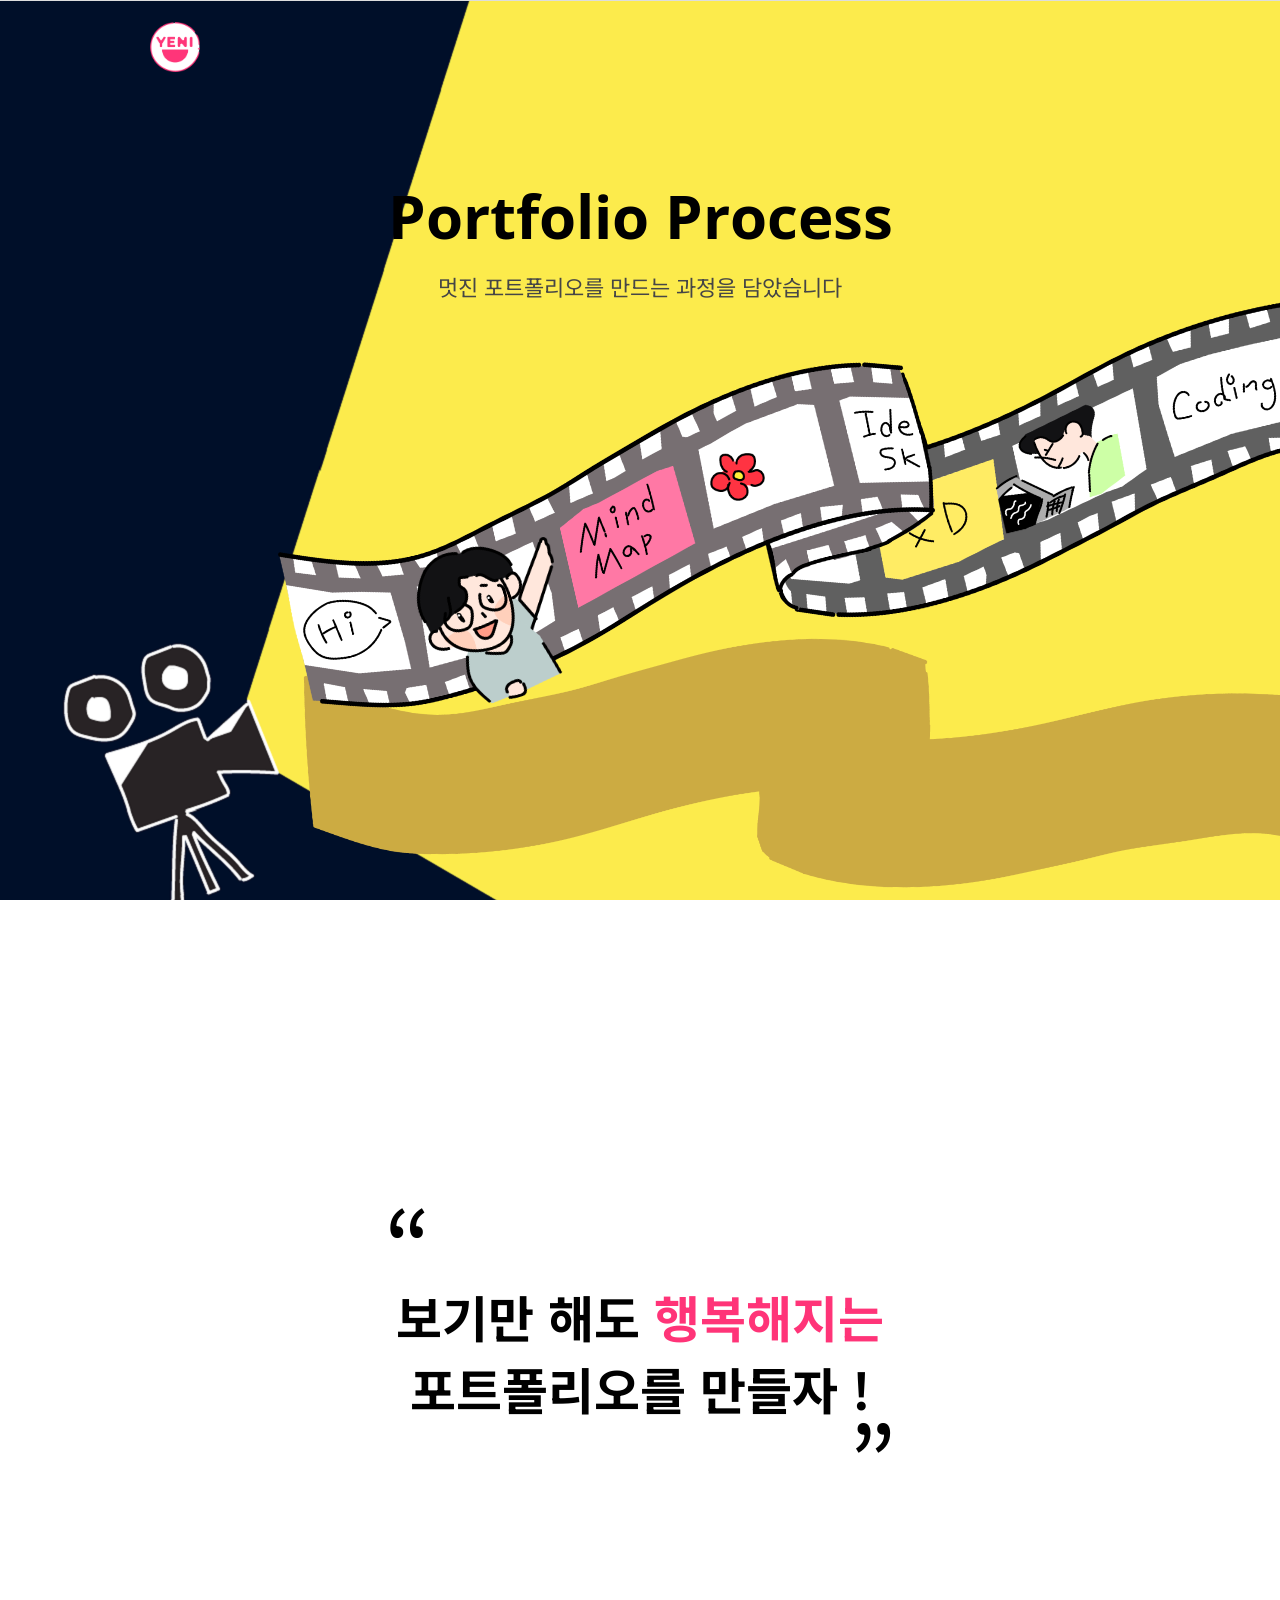
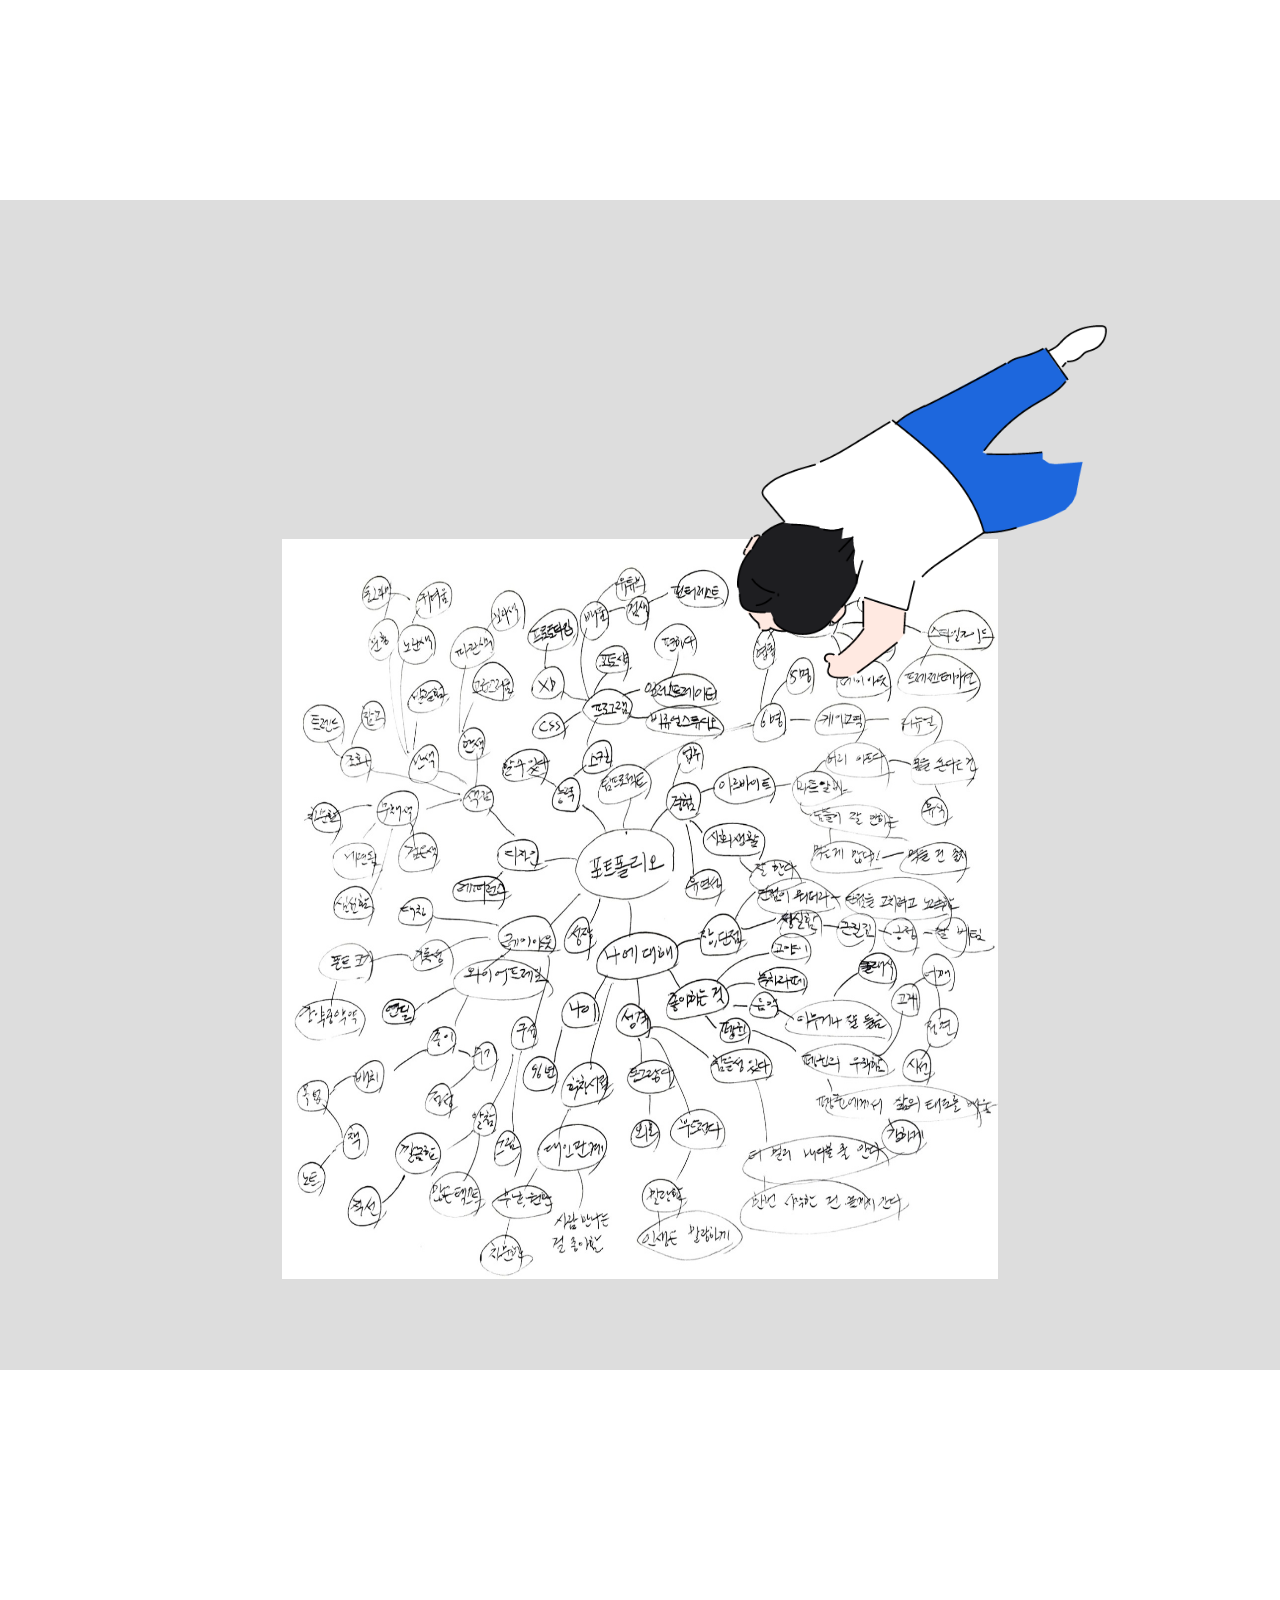
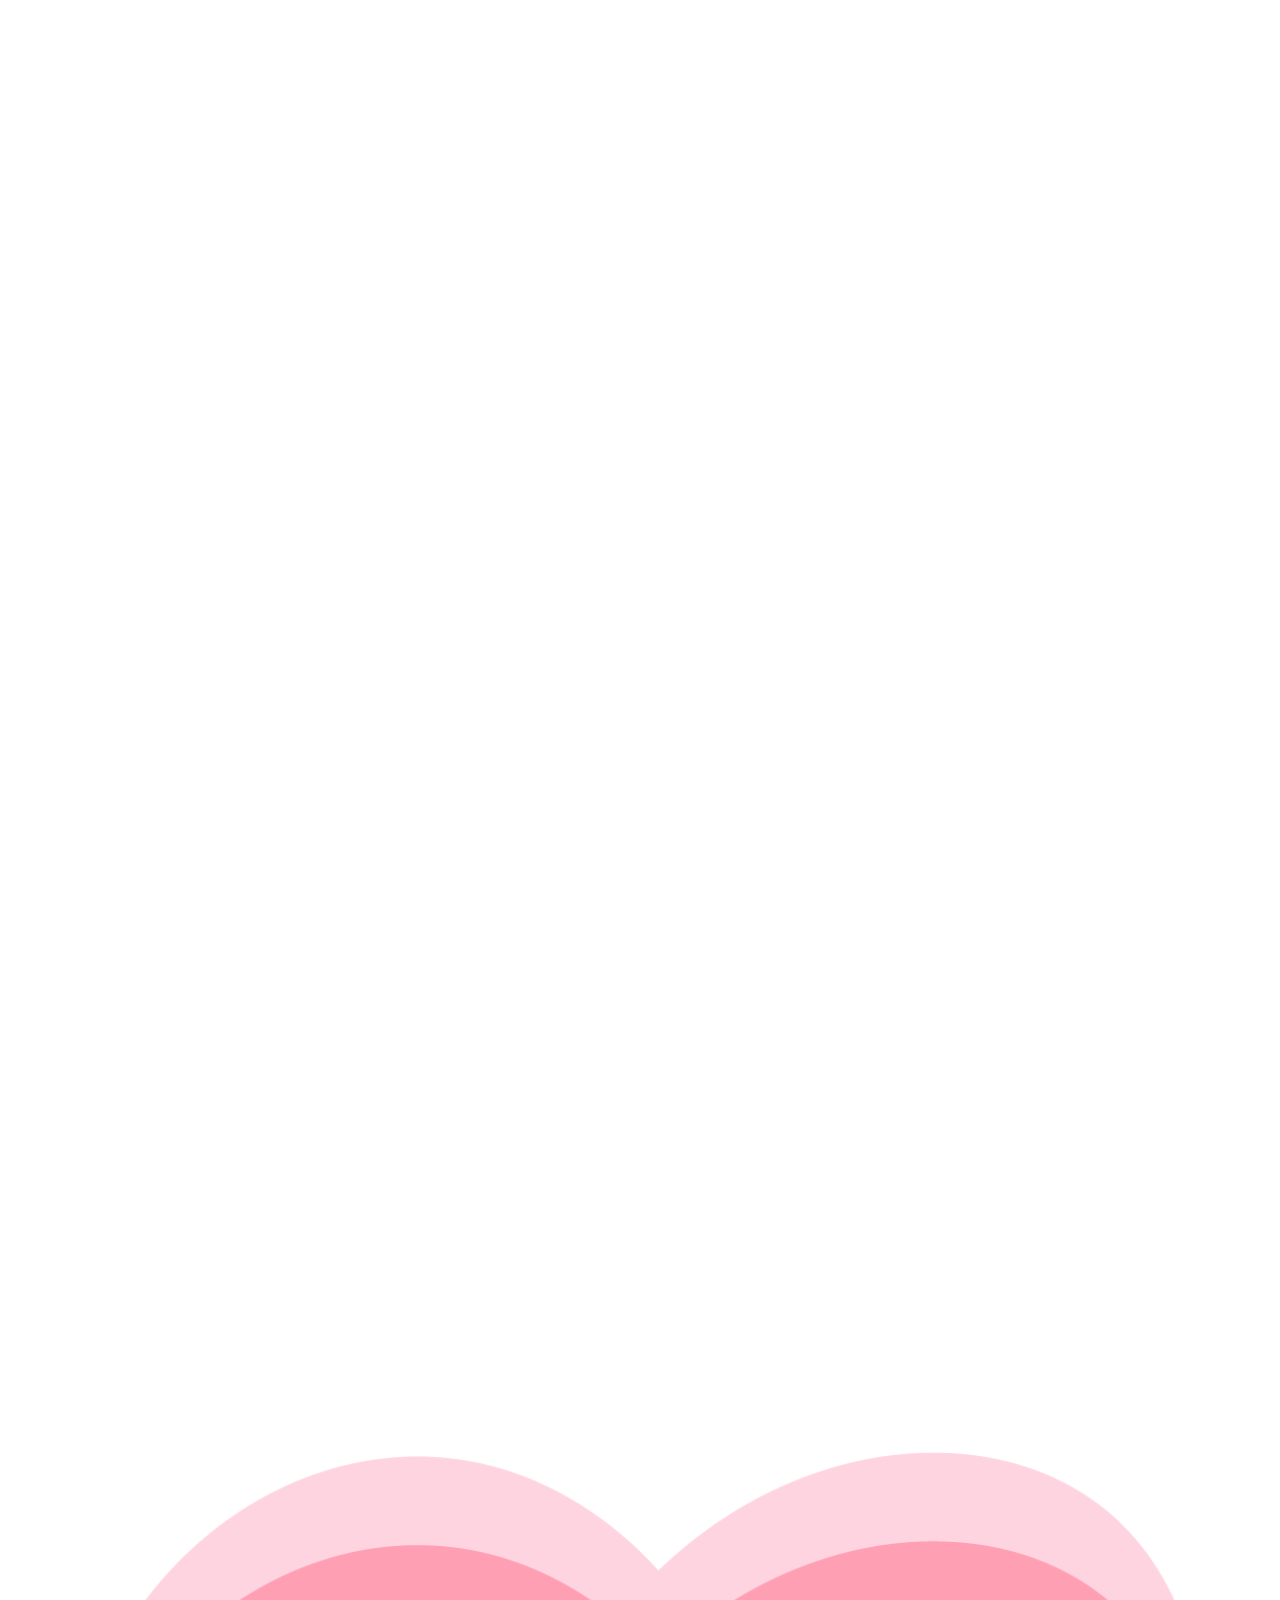
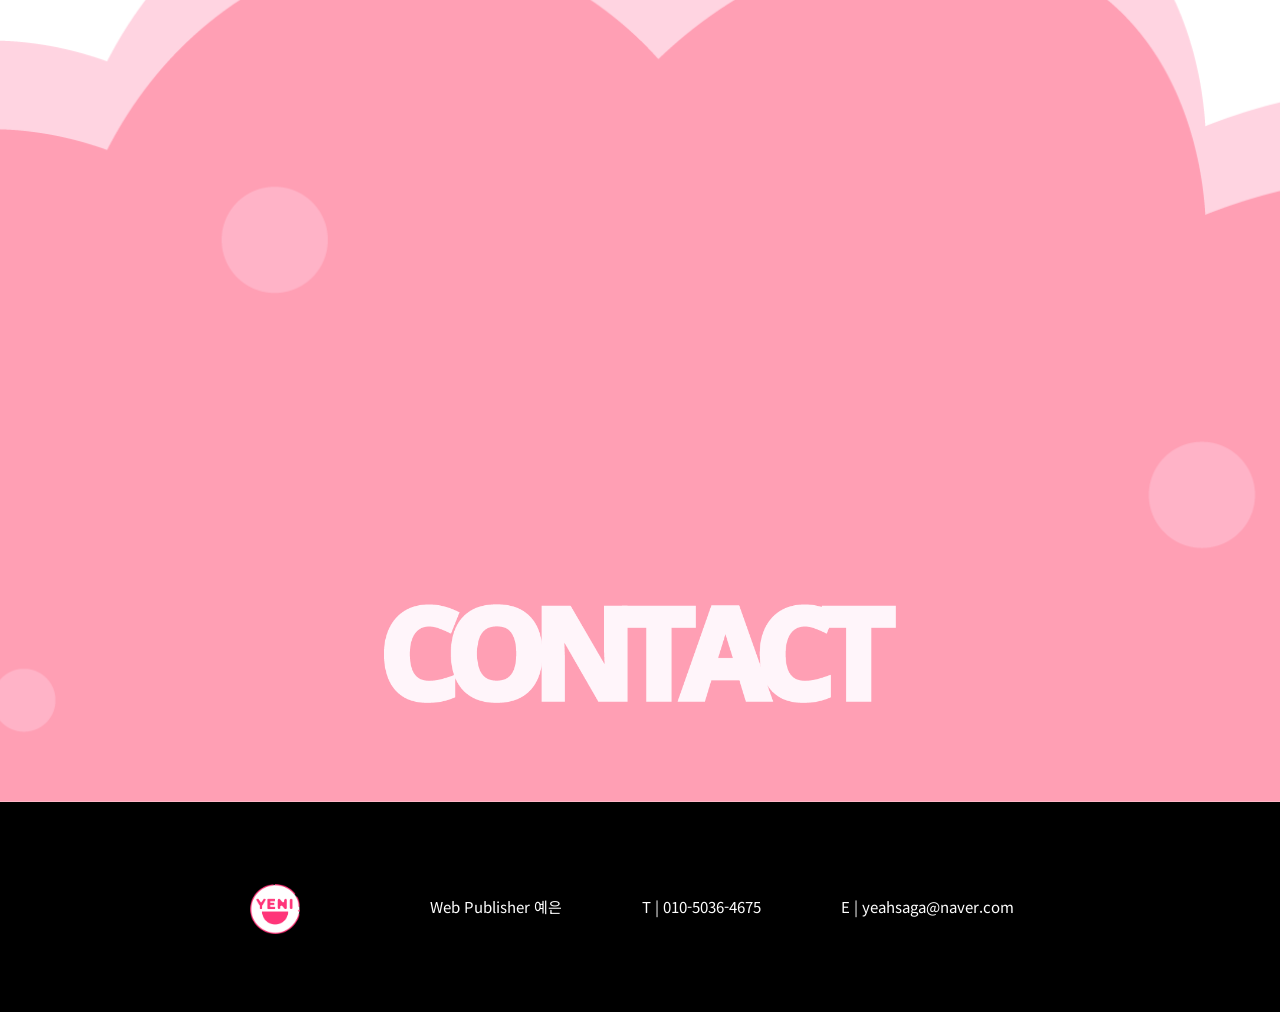
<file: process.html>
<!DOCTYPE html>
<html lang="ko">
<head>
    <meta charset="UTF-8">
    <meta http-equiv="X-UA-Compatible" content="IE=edge">
    <meta name="viewport" content="width=device-width, initial-scale=1.0">
    <title>Portfolio Process</title>
    <link rel="stylesheet" href="css/common.css">
    <link rel="stylesheet" href="css/process.css">
    <link rel="stylesheet" href="https://cdn.linearicons.com/free/1.0.0/icon-font.min.css">
        <!-- js -->
        <script src="js/jquery-3.3.1.min.js"></script>
        <script src="js/scrolla.jquery.min.js"></script>
        <script src="js/splitting.min.js"></script>
        <script src="js/script.js"></script>
</head>
<body>
    <div class="wrap">
        <!-- .menuOpen -->
        <div class="menuOpen">
            <a href="#" class="open"><span class="lnr lnr-menu"></span></a>
            <div class="menuWrap">
            <p class="menuBg"><img src="img/menu.png" alt="분홍색 구름이 깔린 배경"></p>
            <a href="#" class="close"><span class="lnr lnr-cross"></span></a>
            <ul>
                <li><a href="index.html">Main</a></li>
                <li><a href="about.html">About</a>
                <div class="inner"><a href="ncs.html">- NCS</a></div></li>
                <li><a href="gallery.html">Gallery</a>
                <div class="inner"><a href="team.html">- Team Project</a></div></li>
                <li><a href="process.html">Portfolio Process</a></li>
            </ul>
            </div>
        </div>
        <!-- header -->
        <header>
            <div class="innerHeader">
                <h1 class="logo"><a href="index.html"><img src="img/logo.png" alt="분홍색 동그라미 예니 로고"></a></h1>
            </div>
        </header>
        <!-- section.visual-->
        <section class="visual">
            <div class="inner">
                <div class="titBox animate" data-animate="motion">
                    <h2 data-splitting class="tit enB">Portfolio Process</h2>
                    <p class="tit">멋진 포트폴리오를 만드는 과정을 담았습니다 </p>
                </div>
                <p class="light"><img src="img/process_light2.png" alt="영사기 빛"></p>
                <div class="imgBox">
                    <p class="shadow"><img src="img/process_shadow.png" alt="필름 그림자"></p>
                    <p class="film"><img src="img/process_film.png" alt="필름 그림"></p>
                    <p class="img flower animate" data-animate="motion"><img src="img/process_flower.png" alt="빨간 꽃"></p>
                    <div class="handBox">
                        <p class="img hand animate" data-animate="motion"><img src="img/process_visualhand.png" alt="사람의 손"></p>
                        <p class="img sayhi"><img src="img/process_visual1.png" alt="손을 든 사람"></p>
                    </div>
                    <p class="img coding"><img src="img/process_visual2.png" alt="코딩하는 사람"></p>        
                </div>
            </div>
        </section>
        <!-- .happy -->
        <div class="happy animate" data-animate="motion">
            <p class="leftp">“</p>
            <h2>보기만 해도 <span>행복해지는</span><br>포트폴리오를 만들자 !</h2>
            <p class="rightp">”</p>
        </div>
        <!-- section.brain -->
        <section class="brain">
            <div class="inner">
                <div class="titBox animate" data-animate="motion">
                    <p class="num"><img src="img/numc_1.png" alt="회색 원 안에 하얀 숫자 1"></p>
                    <h2 class="tit en">Brain Storming</h2>
                    <p class="tit">포트폴리오 제작을 위한 브레인스토밍입니다</p>
                </div>
                <p class="img_L"><img src="img/process_brain.jpg" alt="브레인스토밍 종이"></p>
                <div class="imgBox">
                    <p class="img per"><img src="img/process_brainp.png" alt="엎드려서 그림그리는 사람"></p>
                    <p class="img hand animate" data-animate="motion"><img src="img/process_brainhand.png" alt="엎드린 사람의 손"></p>
                    <p class="img foot animate" data-animate="motion"><img src="img/process_brainfoot.png" alt="엎드린 사람의 발"></p>
                </div>
            </div>
        </section>
        <!-- section.wire -->
        <section class="wire">
            <div class="inner">
                <div class="titBox animate" data-animate="motion">
                    <div class="titinner">
                        <p class="num"><img src="img/numc_2.png" alt="회색 원 안에 하얀 숫자 2"></p>
                        <h2 class="tit en">Wire Frame <br>& Storyboard</h2>
                        <p class="tit">포트폴리오 구성을 표현하고, 페이지간의 연결을 정리합니다</p>
                    </div>
                </div>
                <ul class="animate" data-animate="motion">
                    <li><img src="img/process_wire1.jpg" alt="인덱스 와이어프레임"></li>
                    <li><img src="img/process_wire2.jpg" alt="인덱스 와이어프레임2"></li>
                    <li><img src="img/process_wire5.jpg" alt="팀프로젝트 와이어프레임"></li>
                    <li><img src="img/process_wire3.jpg" alt="어바웃 와이어프레임"></li>
                    <li><img src="img/process_wire4.jpg" alt="갤러리 와이어프레임"></li>
                </ul>
            </div>
        </section>
        <!-- section.xd -->
        <section class="xd">
            <div class="inner">
                <div class="titBox animate" data-animate="motion">
                    <p class="num"><img src="img/numc_3.png" alt="회색 원 안에 하얀 숫자 3"></p>
                    <h2 class="tit en">Prototype Design</h2>
                    <p class="tit">실제 결과물을 생각하여 XD로 작업합니다</p>
                </div>
                <ul class="xdBox animate" data-animate="motion">
                    <li><img src="img/process_por.png" alt="포폴프로세스 xd화면"></li>
                    <li><img src="img/process_index.png" alt="인덱스 xd화면"></li>
                    <li><img src="img/process_about.png" alt="어바웃 xd화면"></li>
                    <li><img src="img/process_gallery.png" alt="갤러리 xd화면"></li>
                    <li><img src="img/process_ncs.png" alt="ncs xd화면"></li>
                </ul>
            </div>
        </section>
        <!-- section.code -->
        <section class="code animate" data-animate="motion">
            <div class="inner">
                <div class="titBox animate" data-animate="motion">
                    <p class="num"><img src="img/numc_4.png" alt="회색 원 안에 하얀 숫자 4"></p>
                    <h2 class="tit en">Coding</h2>
                    <p class="tit">세심한 코딩을 통해 사이트를 구현합니다</p>
                </div>
                <p class="right"><img src="img/process_coding.png" alt="동그란 말풍선 안의 코딩 페이지"></p>
                <div class="imgBox">
                    <p class="cod"><img src="img/process_code.png" alt="코딩하는 사람"></p>
                    <p class="img rhand animate" data-animate="motion"><img src="img/process_codehand.png" alt="코딩하는 사람의 오른손"></p>
                    <p class="img lhand animate" data-animate="motion"><img src="img/process_codehand2.png" alt="코딩하는 사람의 왼손"></p>
                </div>
            </div>
        </section>
        <!-- .conatct -->
        <div class="contact">
            <p class="ctc"><img src="img/contact.png" alt="하얀색 CONTACT 글씨"></p>
        </div>
                    <footer> 
                        <a href="index.html" class="logo"><img src="img/logo.png" alt="하얀 동그라미에 분홍색 선 예니 로고"></a>
                        <ul>
                            <li>Web Publisher 예은</li>
                            <li>T | 010-5036-4675</li>
                            <li>E | yeahsaga@naver.com</li>
                        </ul>
                    </footer>
                    <a href="#" class="topBtn animate" data-animate="motion">TOP</a>
    </div>
</body>
</html>
</file>
<file: css/main.css>
@charset "utf-8";

/* p.num */
.clone p.num {top:-70px;left:18%;}
.team p.num {top:-70px;left:18%;}
.process p.num {top:-80px;left:10%;}

/* section.visual */
.visual {width: 100%;background: url(../img/visual.png) no-repeat;background-position: center center;margin-bottom: 145px;position: relative;}
.visual .titBox {margin: 0 auto;}
.visual .handBox {position: absolute;width: 500px;height: 500px;left:50%;transform: translateX(-50%);}
.visual .handBox .person {position: absolute; left:50%; transform: translateX(-50%);top:19%;z-index: 10;}
.visual .handBox .perH {position: absolute;left:18.5%; z-index: 1;top:6%;}
.visual .notebook {position: absolute; right:17%;bottom:44%}
.visual .pen {position: absolute;left:26%;top:33%}
.visual .about {overflow: hidden; width: 1400px; margin: 800px auto 0px;padding-bottom: 80px;box-sizing: border-box;}
.visual .about .en {text-align:left; margin-bottom: 40px;}
.visual .about ul {margin-bottom: 80px;overflow: hidden;}
.visual .about ul li {float:left; width: 32%; margin-right: 2%;}
.visual .about ul li p {text-align: center;}
.visual .about ul li p.plus {font-size: 28px; font-weight: bold;}
.visual .about ul li p.plus span {font-size: 19px; color:#FF3579;position: relative;}
.visual .about ul li p.plus span::after {content: '';width: 80px;height: 1px; position: absolute;background:#ddd;left:5px;bottom:-10px;}
.visual .about ul li:nth-child(2) p.plus span::after {left:12px;}
.visual .about ul li:nth-child(3) p.plus span::after {left:-2px;}
.visual .about ul li p.detail {padding-top: 25px;box-sizing: border-box;}
.visual .about ul li:last-child {margin-right:0%;}
.visual .about ul li p.img {width: 425px; height: 295px; margin:0 auto 30px;border-radius: 30px; overflow: hidden;}
.visual .about ul li p.img img {width: 100%; height: 100%; transition: all 0.5s;}
.visual .about ul li p.img img:hover {transform: scale(1.2); transition: all 0.5s;}
.visual .moreBtn {width: 360px;margin: 100px auto 200px;position: relative;padding: 15px 0 15px 20px;box-sizing: border-box;border: 1px solid #ddd;}
.visual .moreBtn::after {content: '';width: 0%;height: 100%;margin: 0 auto;box-sizing: border-box;;background: #FF3579;position:absolute;
    left:0;top:0;transition: all 0.5s;}
.visual .moreBtn a {color: #A4A4A4; display: block; width: 100%;height:100%;}
.visual .moreBtn a span {margin-left: 70px;}
.visual .moreBtn:focus::after, .visual .moreBtn:hover::after {background: #FF3579;width: 100%;transition: all 0.8s;z-index: -1;}
.visual .moreBtn:focus a , .visual .moreBtn:hover a {color:#fff}


/* section.ncs */
.ncs {width: 100%;position: relative;}
.ncs .titBox {margin:0 auto 150px;}
.ncs .titBox a {display: inline-block;}
.ncs .titBox .effect {position: absolute;}
.ncs .titBox .click {left:17%;top:5%;}
.ncs .titBox .click img {width: 80%;}
.ncs .titBox .check {left:18%;top:32%;}
.ncs .titBox .tit {color:#464646;}
.ncs .titBox .en {font-size: 45px; color:#002C79; margin-bottom: 15px;}
.ncs .titBox p.img {width: 50%;margin-bottom: 30px;margin: 0 auto 25px;}
.ncs .titBox p.img img {width: 100%;}
.ncs ul {width: 1400px;margin: 0 auto 200px; height: 200px;}
.ncs ul li {float:left; width: 32%; margin-right: 2%; position: relative;}
.ncs ul li:last-child {margin-right: 0%;}
.ncs ul li p.img {width: 100%;}
.ncs ul li p.img img {width: 70%; margin-left: 70px;}
.ncs ul li a::after {content: '';width: 100%;height: 100%; position: absolute; background: #fff;opacity: 0;left:0;top:0;transition: 0.3s;}
.ncs ul li a:focus:after , .ncs ul li a:hover:after {opacity: 0.5;}
.ncs ul li a {display: block; width: 100%;height: 100%;}
.ncs ul li p.txt {text-align: center; font-size: 18px;font-weight: bold;
    color:#fff; position: absolute; top:42%;letter-spacing: -1.3px;z-index: 10;}
.ncs ul li:first-child p.txt {left:37%}
.ncs ul li:nth-child(2) p.txt {left:38%}
.ncs ul li:last-child p.txt {left:35%}
.ncs ul li p.txt.mob {display: none;opacity: 0;}
.ncs .more {float:right; margin-right: 20%;}

/* .middle */
.middle {margin:500px 0 300px;position: relative;width: 100%;height: 850px;background: url(../img/middle.png) no-repeat center/cover;}
.middle li {position: absolute;width: 40px;}
.middle li a {display: block;width: 100%;height: 100%;}
.middle li img {width:100%;}
.middle li:nth-child(1) {left:5%; top:35%;}
.middle li:nth-child(2) {left:7%; top:13%;width: 150px;opacity: 0.4;}
.middle li:nth-child(3) {left:17%;top:25%;width: 200px;}
.middle li:nth-child(4) {left:33%;top:23%;width: 45px;}
.middle li:nth-child(5) {left:40%;top:32%;width: 70px;}
.middle li:nth-child(6) {left:52%;top:1%;width: 250px;}
.middle li:nth-child(7) {left:60%;top:36%;width:30px;}
.middle li:nth-child(8) {left:68%;top:70%;width: 60px;}
.middle li:nth-child(9) {left:75%;top:45%;}
.middle li:nth-child(10) {left:81%;top:35%;width: 110px;}
.middle li:nth-child(11) {left:88%;top:10%;width: 150px;opacity: 0.4;}
.middle li:nth-child(12) {left:95%;top:55%;}

/* section.clone */
.clone {width: 100%;height: 2300px;background: url(../img/grayline.png) no-repeat center/cover;position: relative;}
.clone .titBox {margin: 0 auto;}
.clone ul {margin:115px auto 0;position: relative;width: 1500px;height: 1400px;}
.clone li {position: absolute; overflow: hidden;}
.clone li a {width: 100%; height: 100%; display: block;}
.clone li .imgBox {float:left;}
.clone li:nth-child(2) .imgBox , .clone li:last-child .imgBox {float:right}
.clone li p.img {margin-right: 70px;position: relative; overflow: hidden;}
.clone li p.img::before {content: 'Show Clone Site';opacity: 0; color: #000;font-size: 20px;position:absolute; top:50%;left:28%;transform: translateY(-50%); transition: all 0.3s;}
.clone li p.img:focus:before , .clone li p.img:hover:before {opacity: 1; transition: all 0.3s; z-index: 50;}
.clone li p.img::after {content: '';width: 100%;height: 100%;border-radius: 50%;background: #fff;position: absolute;left:0;opacity: 0; transition: all 0.3s;}
.clone li p.img:focus:after , .clone li p.img:hover:after {opacity: 0.5; transition: all 0.3s;}
.clone li:nth-child(2) p.img , .clone li:last-child p.img {margin-right: 0; margin-left: 70px;}
.clone li .txtBox {float:right; color: #464646; font-weight: bold;padding: 100px 0 50px;box-sizing: border-box;}
.clone li:nth-child(2) .txtBox , .clone li:last-child .txtBox {float:left;}
.clone li .txtBox h3 {font-size: 31px; color:#FF3579;margin-bottom: 20px;}
.clone li .txtBox p {line-height: 2;}
.clone li .txtBox span {font-weight: normal;}
.clone li:first-child {left:18%;top:3%;}
.clone li:nth-child(2) {right:0%;top:28%;}
.clone li:nth-child(3) {left:0%;top:45%;}
.clone li:last-child {right:23%;top:75%}
.clone .more {position: absolute;bottom:550px; right:480px;}
.clone .more a {display: block;width: 100%;height:100%;}
.clone .lineBox {width: 100%;height: 100%;position: absolute;}
.clone .lineBox svg {position: absolute;left:45%;transform: translateX(-50%);top:18%}

/* section.team */
.team {width: 100%;height: 1000px; position: relative;margin-bottom: 260px;}
.team .titBox {margin: 0 auto;}
.team .renewal {opacity: 1;width: 930px;display: flex; justify-content: space-between; margin:60px auto 120px; height: 120px;}
.team ul {width: 1400px; margin: 0 auto; height: 100%;position: relative;}
.team ul li {float:left;position: relative;width: 32%; text-align: center;font-size: 24px; font-weight: bold;margin-right: 2%;}
.team ul li a {display: block;width: 100%;height: 100%;}
.team ul li:last-child {margin-right: 0;}
.team ul li p.img {margin:50px 0 0 50px;overflow: hidden;width: 350px;height: 350px; border-radius: 50%;}
.team ul li p.img img {width: 100%;height: 100%;}
.team ul li a:hover p.img img , .team ul li a:focus p.img img {transform: scale(1.2); transition: all 0.4s;}
.team .more {position: absolute;bottom:30px;right:20%}

/* section.process */
.process {width: 100%; height: 1250px;background: url(../img/port_line.png) no-repeat center/cover; position: relative; margin-bottom: 450px;}
.process .titBox {margin: 0 auto;}
.process ul {width: 100%;height: 100%;}
.process ul li {position: absolute; text-align: center; font-size: 30px; font-weight: bold; color: #fff; font-family: 'Open Sans', sans-serif;}
.process ul li a {display: block; width: 100%; height: 100px;}
.process ul li a img {transition: all 0.3s;width: 60px;height: 60px;}
.process ul li:first-child a img , .process ul li:last-child a img {width: 110px;height: 110px;}
.process ul li:first-child p , .process ul li:last-child p {margin-top: 35px;}
.process ul li:nth-child(1) {left:13%;top:33%; font-size: 34px;}
.process ul li:nth-child(2) {left:23%;bottom:38%;}
.process ul li:nth-child(3) {left:38%;top:43%;}
.process ul li:nth-child(4) {left:52%;top:57%;}
.process ul li:nth-child(5) {left:68%;top:45%;}
.process ul li:nth-child(6) {left:80%;top:28%;}
.process ul li:nth-child(6) p.mob {display: none;}
.process ul li a img:focus , .process ul li a img:hover {transform: translateY(-30px);transition: all 0.3s;}

/* section.contact */
.contact {width: 100%;height: 1700px; background: url(../img/last.png) no-repeat center/cover;}
.contact p.img {position: absolute;}
.contact .imgBox {width: 100%;height: 750px;padding-top: 500px;position:relative;}
.contact .imgBox .handBox {position: absolute;width: 300px;height: 300px;left:24%;top:28%;}
.contact .imgBox .handBox p.yeni {transform: rotate(-40deg);z-index: 1;}
.contact .imgBox .handBox p.hand {left:-15%;top:15%;}
.contact p.circle {left:50%;transform: translateX(-50%);top:34%;z-index: 100;}
.contact p.todo {width: 10%; left:15%;top:50%;}
.contact p.todo img {width: 100%;}
.contact p.note {width: 12%; right:17%;top:36%}
.contact p.note img {width: 100%;}
.contact p.stand {width: 18%; right:13%; top:60%;}
.contact p.stand img {width: 100%;}
.contact p.call {margin-top: 90px;font-size:26px;line-height:1.3;font-weight: bold; text-align: center; color: #fff;}

/* animation */
.visual .perH.motion {transform-origin: 90px 170px;animation:handAni 2s infinite;}
@keyframes handAni {
    0% {transform: rotate(0deg);}
    25% {transform: rotate(-10deg);}
    50% {transform: rotate(0deg);}
    75% {transform: rotate(-10deg);}
}

.visual .pen.motion {animation-name: penAni; animation-duration:1.3s;}
@keyframes penAni {
    0% {transform: rotate(0deg);}
    25% {transform: rotate(20deg);}
    50% {transform: rotate(0deg);}
    75% {transform: rotate(20deg);}
}

.visual .notebook.motion {animation-name: noteAni; animation-duration: 1.5s;}
@keyframes noteAni {
    0% {transform: translateY(0px);}
    25% {transform: translateY(30px);}
    50% {transform: translateY(-0px);}
    75% {transform: translateY(30px);}
    100% {transform: translateY(0px);}
}
.moreBtn.motion {animation-name: titAni; animation-duration:0.8s;}

.about.motion {animation-name: titAni; animation-duration:0.4s;}
.about ul.motion li {animation-name: titAni; animation-duration:0.4s;}
.about ul.motion li:nth-child(2) {animation-delay: 0.2s;}
.about ul.motion li:nth-child(3) {animation-delay: 0.4s;}

.ncs .effectBox.motion .click {animation-name: clickAni; animation-duration: 0.8s;}
@keyframes clickAni {
    0% {transform: rotate(0deg);}
    25% {transform: rotate(-30deg);}
    55% {transform: rotate(20deg);}
    75% {transform: rotate(-30deg);}
}

.ncs .effectBox.motion .check {animation-name: checkAni; animation-duration: 0.8s;}
@keyframes checkAni {
    0% {transform: translateX(0);}
    30% {transform: translateX(10px);}
    55% {transform: translateX(-10px);}
    75% {transform: translateX(10px);}
}


.middle.motion li.shine {animation:shineAni 0.6s infinite;}
@keyframes shineAni {
    0% {opacity: 0;}
    30% {opacity: 0;}
}

.middle.motion li.jump {animation:jumpAni 1.2s infinite;}
@keyframes jumpAni {
    0% {transform: translateY(0);}
    50% {transform: translateY(-20px);}
}

.middle.motion li.shake {animation: shakeAni 1.2s infinite;}
@keyframes shakeAni {
    0% {transform: rotate(0deg);}
    50% {transform: rotate(-5deg);}
}

.clone ul.motion li {animation-name: titAni;animation-duration: 0.8s;}


.clone .lineBox.motion svg {
    stroke-dasharray: 3313;
    stroke-dashoffset: 0;
    animation: dash 1.4s linear;
    animation-delay: 0.2s;
     }

@keyframes dash {
  0% { stroke-dashoffset: 3313; }
  100% { stroke-dashoffset: 0; }
}

.team .renewal.motion li img {animation-name: reAni; animation-duration: 0.5s;}
@keyframes reAni {
    0% {opacity: 0;transform: rotate3d(2, -10, 0, -0.3turn);}
}
.team .renewal li:nth-child(2) img {animation-delay: 0.1s;}
.team .renewal li:nth-child(3) img {animation-delay: 0.2s;}
.team .renewal li:nth-child(4) img {animation-delay: 0.3s;}
.team .renewal li:nth-child(5) img {animation-delay: 0.4s;}
.team .renewal li:nth-child(6) img {animation-delay: 0.5s;}
.team .renewal li:nth-child(7) img {animation-delay: 0.6s;}

.team .teamList.motion li {animation-name: titAni; animation-duration:0.8s;}
.team .teamList.motion li:nth-child(2) {animation-delay: 0.2s;}
.team .teamList.motion li:nth-child(3) {animation-delay: 0.4s;}

.process ul.motion li {animation-name: circleAni; animation-duration: 0.8s;}
@keyframes circleAni {
    0% {transform: translateY(0px);}
    20% {transform: translateY(-100px);}
    80% {transform: translateY(20px);}
}

.process ul.motion li:nth-child(2) {animation-delay: 0.1s;} 
.process ul.motion li:nth-child(3) {animation-delay: 0.2s;} 
.process ul.motion li:nth-child(4) {animation-delay: 0.3s;} 
.process ul.motion li:nth-child(5) {animation-delay: 0.4s;} 
.process ul.motion li:nth-child(6) {animation-delay: 0.5s;} 


.contact .imgBox p.motion {animation-name: noteAni; animation-duration: 2.2s;}
.contact .imgBox p.hand.motion {transform-origin: 90px 170px;animation: handAni 2s infinite;}
.contact p.call.motion {animation-name: titAni; animation-duration: 0.4s;}


/* 반응형 */
/* 1599~1024px */
@media screen and (max-width:1599px){
    .clone p.num {left:16%}
    .clone .more {right:300px}
    .team p.num {left:16%;}
    .process p.num {left:11%}
    .process ul li:nth-child(3) {left:40%}
    .process ul.motion li:nth-child(6) {top:35%;}
    .contact p.note {right: 13%;}
}
/* 1023~768px */ 
@media screen and (max-width:1023px){
    .inner {width: 95%;}
    .visual .pen {left:10%;}
    .visual .about .en {margin-left: 30px;}
    .visual .about {width: 100%;}
    .visual .about ul li {width: 32%;}
    .visual .about ul li p.img {width: 100%;height: 200px;}
    .ncs ul {width: 90%;}
    .ncs ul li p.img img {width: 90%; margin: 0 auto;}
    .ncs ul li:first-child p.txt {left:21%;}
    .ncs ul li:nth-child(2) p.txt {left:26%;}
    .ncs ul li:last-child p.txt {left:24%;}
    .clone .lineBox svg {width: 88%;;left:50%;top:14%;}
    .clone ul {width: 90%;}
    .clone li:nth-child(3) {top:53%;left:-3%;}
    .clone .more { right:10%;}
    .clone p.num {left:15%;}
    .team p.num {left:15%}
    .team ul {width: 95%;}
    .team ul li p.img {margin: 50px auto 0; width: 280px;height: 280px;}
    .team .more {bottom: 80px; right:10%;}
    .process p.num {left:10%;}
    .process ul li:nth-child(1) {left:3%}
    .process ul li:nth-child(2) {left:10%;}
    .process ul li:nth-child(3) {left:28%;}
    .process ul li:nth-child(4) {left:45%;}
    .process ul li:nth-child(5) {left:70%;}
    .process ul li:nth-child(6) {left:83%;top:40%}

    .contact .imgBox .handBox {left:10%;}
    .contact p.note {right:10%;}

    footer .logo {margin-left: 10px;}
    footer ul {margin-left: 10px;}
}

/* 767px~ */
@media screen and (max-width:767px) {
    .visual .enB span {font-size: 50px;}
    .visual p {font-size: 18px;}
    .visual .handBox .perH {left:20.5%;top:8.5%;}
    .visual .about ul li p.img {width: 100%;height: 180px;}
    .visual .about ul li p.detail {display: none; opacity: 0;}
    .ncs ul li:first-child p.txt {left:20%; display: none;opacity: 0;}
    .ncs ul li:first-child p.txt.mob {display: block;opacity: 1;}
    .ncs ul li:nth-child(2) p.txt {left:17%}
    .ncs ul li:last-child p.txt {left:16%;}
    .ncs ul {margin: 0 auto 100px;}
    .ncs .more {margin-right: 10%;}

    .clone p.num {left:0%;}
    .clone ul {width: 100%;}
    .clone ul li {width: 95%;}
    .clone ul li .imgBox {width: 50%;}
    .clone ul li p.img {width: 100%;margin-right: 0;}
    .clone ul li p.img img {width: 100%;}
    .clone ul li p.img::before {left:50%;transform: translate(-50%,-50%);font-size: 18px;text-align: center;}
    .clone ul li:first-child {left:0;top:0;}
    .clone ul li:nth-child(2) p.img , .clone li:last-child p.img {margin-left: 0px;}
    .clone ul li:nth-child(3) {left:0;top:58%;}
    .clone ul li:last-child {right:0;top:86%;}
    .clone .lineBox {display: none;opacity: 0;}
    .clone .more {right:0;bottom:20%;}

    .team {width: 100%;}
    .team p.num {left:0;}
    .team ul li p.img {width: 200px;height: 200px;}
    .team .renewal li img {width: 100%;}
    .team .renewal {width: 90%;}
    .team .more {bottom: 150px;}

    .process ul li {width: 12%;}
    .process ul li:nth-child(1) , .process ul li:nth-child(6) {width: 15%;}
    .process ul li:nth-child(1) img , .process ul li:nth-child(6) img {width: 100%;}
    .process ul li:nth-child(2) {left:18%;}
    .process ul li:nth-child(3) {left:35%;}
    .process ul li:nth-child(4) {left:50%;}
    .process ul li:nth-child(5) {left:65%;}
    .process ul li:nth-child(6) {left:81%;}
    .process ul li p {font-size: 15px;}
    .process ul li p {text-align: center;font-size: 23px;}

    
    .contact .imgBox .handBox {top:36%;left:50%;transform: translateX(-50%);}
    .contact .imgBox .handBox p.yeni {transform: rotate(0deg);}
    .contact .imgBox .handBox p.hand {left:-13.5%;top:-5%;transform-origin:90px 120px;}
    .contact p.circle {width: 95%;top:50%;}
    .contact p.circle img {width: 100%;}
    .contact p.note {display: none;}
    .contact p.stand {display: none;}
    .contact p.todo {display: none;}

}

/* 500px~ */
@media screen and (max-width:500px) {
    .visual {background-position:10% 30%;}
    .visual .pen {left:2%;}
    .visual .notebook {right:0%;bottom:60%;width: 50%;}
    .visual .notebook img {width: 70%;}
    .visual .handBox .perH {top:9%;}
    .visual .pen {display: none;}
    .visual .notebook {display: none;}
    .visual .about {margin-top: 750px;}
    .visual .about ul {height: 1000px;}
    .visual .about ul li {width: 100%;}
    .visual .about ul li p.img {width: 50%; margin-top: 30px;}

    .ncs .titBox {margin-bottom: 50px;}
    .ncs ul {height: 600px;}
    .ncs ul li {width: 100%;}
    .ncs ul li p.img {width: 70%;margin: 0 0 30px 50px;}
    .ncs ul li p.img img {width: 100%;}
    .ncs ul li:nth-child(2) p.img {margin-left: 65px;}
    .ncs ul li:last-child p.img {margin:32px 0 0 90px;}
    .ncs ul li:first-child p.txt {left:36%;}
    .ncs ul li:nth-child(2) p.txt {left:36%;}
    .ncs ul li:last-child p.txt {left:40%;top:47%;}

    .middle li:nth-child(3) {left:0;top:0;width: 150px;}
    .middle li:nth-child(5) {top:20%;left:45%;}
    .middle li:nth-child(6) {display: none;}
    .middle li:nth-child(8) {width: 45px;}
    .middle li:nth-child(9) {top:35%;}
    .middle li:nth-child(10) {left:75%;}

    .clone ul li .imgBox {width: 45%;}
    .clone li .txtBox {padding: 50px 0 30px;}
    .clone .more {bottom: 25%;}

    .team {height: 1550px;margin-bottom: 250px;}
    .team .renewal {margin-bottom: 50px;}
    .team .teamList li {width: 100%;margin-bottom: 50px;}
    .team .teamList li p.img {width: 250px;height: 250px;}
    .team .more {bottom: 0px;}

    .process {height: 900px;}
    .process ul {margin-top: 200px;}
    .process ul li:first-child a img , .process ul li:last-child a img {width: 70px;height: 70px;}
    .process ul li:last-child a img {margin-left: 5px;}
    .process ul li a img {width: 40px;height: 40px;}
    .process ul li:nth-child(2) a , .process ul li:nth-child(3) a , .process ul li:nth-child(4) a , .process ul li:nth-child(5) a {height: 50px;}
    .process ul li:nth-child(2) p , .process ul li:nth-child(3) p , .process ul li:nth-child(4) p , .process ul li:nth-child(5) p{display: none;margin-top: 0;font-size: 15px;}
    .process ul li:nth-child(2):hover p , .process ul li:nth-child(3):hover p , .process ul li:nth-child(4):hover p , .process ul li:nth-child(5):hover p{display: block;}
    .process ul li:nth-child(1) {left:0;top:43%;}
    .process ul li:nth-child(2) {bottom:43%;left:15%;}
    .process ul li:nth-child(3) {bottom:10%;left:32%;}
    .process ul li:nth-child(4) {top:50%;left:50%;}
    .process ul li:nth-child(5) {left:68%;}
    .process ul li:first-child p, .process ul li:last-child p {margin-top: 0;font-size: 15px;}

    .contact .imgBox .handBox p.yeni {width: 200px;height: 200px;left:50%;transform: translateX(-50%);top:10%;}
    .contact .imgBox .handBox p.yeni img {width: 100%;height: 100%;}
    .contact .imgBox .handBox p.hand {width:85px;left:5%;top:3%;}
    .contact .imgBox .handBox p.hand img {width: 100%;}
}

/* 320px~ */
@media screen and (max-width:390px) {
.visual {background-position:10% 35%;}
.visual .about ul li p.img {height: 150px;}

.ncs .titBox .click {display: none;}
.ncs ul li {margin-right: 0;}
.ncs ul li:first-child p.txt.mob {top:40%;}
.ncs ul li:nth-child(2) p.txt {top:35%;}
.ncs ul li:last-child p.txt {top:48%; left:39%;}
.ncs ul li:last-child p.img {margin:32px 0 0 70px;}

.middle li:nth-child(4) {left:40%;}
.middle li:nth-child(5) {display: none;}
.middle li:nth-child(10) {left:70%;}

.clone ul {height: 1200px;}
.clone ul li {width: 100%;}
.clone ul li:first-child , .clone li:nth-child(2) , .clone ul li:nth-child(3) , .clone ul li:last-child {left:0;right:0;}
.clone ul li:nth-child(2) {top:32%;}
.clone ul li:nth-child(3) {top:64%;}
.clone ul li:last-child {top:96%;}

.clone ul li .imgBox {width: 100%; float: none;}
.clone ul li .imgBox p.img {width: 50%; margin: 0 auto 50px;}
.clone li .txtBox {float:none; margin-bottom: 50px; padding: 0;}
.clone li .txtBox h3 , .clone li .txtBox p {text-align: center;}
.clone li:nth-child(2) .txtBox, .clone li:last-child .txtBox {float: none;}
.clone li:nth-child(2) .imgBox, .clone li:last-child .imgBox {float:none;}
.clone .more {bottom: 15%;}


.process ul li:first-child , .process ul li:last-child {width: 20%;}
.process ul li:nth-child(2) , .process ul li:nth-child(3) , .process ul li:nth-child(4) , .process ul li:nth-child(5) {width: 13%;}
.process ul li:first-child a img, .process ul li:last-child a img {width: 60px;height: 60px;}
.process ul li a img {width: 30px;height: 30px;}
.process ul li:nth-child(3) {left:29%;}
.process ul li:nth-child(4) {left:47%;}
.process ul li:nth-child(5) {left:63%}
.process ul li:nth-child(6) {left:77%;}

.contact p.call {font-size: 20px;}
}
</file>
<file: css/common.css>
@charset "utf-8";
@import url('https://fonts.googleapis.com/css2?family=Open+Sans:wght@400;700&display=swap');
@import url('https://fonts.googleapis.com/css2?family=Noto+Sans+KR:wght@400;700&display=swap');

/* reset */
* {margin: 0;padding: 0;}
html, body, div, span, applet, object, iframe, h1, h2, h3, h4, h5, h6, p, blockquote, pre, a, abbr, acronym, address, big, cite, code, del, dfn, em, font, img, ins, kbd, q, s, samp, small, strike, strong, sub, sup, tt, var, b, u, i, center, dl, dt, dd, ol, ul, li, fieldset, form, label, legend, table, tbody, tfoot, thead, tr, th, td{margin:0;padding:0;}
h1, h2, h3, h4, h5, h6 {font-weight: 700; font-size: inherit;}
a {color: inherit; text-decoration: inherit;}
img {vertical-align: middle;}
a img {border: none;}
li {list-style: none;}
address, em, i {font-style: normal;}
a:focus {outline: none}
button:focus {outline: none}

/* 공통부분 */
.wrap {font-family: 'Noto Sans KR', sans-serif; font-size: 15px; position: relative;margin: auto; width: 100%; overflow: hidden;}
.titBox {width: 800px;position: relative;}
.tit {line-height: 1.3;text-align: center; font-size: 22px; color:#464646;position: relative;z-index: 10;}
.en {font-family: 'Open Sans', sans-serif;margin-bottom: 20px;line-height: 1; font-size:60px; color:#000}
.enB {font-family: 'Open Sans', sans-serif;margin-bottom: 20px;line-height: 1.2; font-size:60px; color:#000}
.ko {font-size: 60px;margin-bottom: 20px;line-height: 1; color:#000}
.inner {width: 100%;margin: auto; height: 100%;position: relative;}

/* .more */
.more {font-size: 26px; font-family: 'Open Sans', sans-serif; color:#979797; transition: all 0.5s;}
.more:hover , .more:focus {color: #FF3579; transition: all 0.5s;}

/* .visual */ 
.visual .titBox {padding-top: 180px;}

/* p.num */
p.num {position: absolute; z-index: 1;}

/* header */
header {width: 100%; height: 90px;padding: 0 150px; box-sizing: border-box; line-height: 90px;position: fixed; z-index:900; transition: all 0.3s;}
.innerHeader {width: 100%;height: 100%;}
.innerHeader h1 {width: 50px;height: 50px; float:left; position: relative; z-index: 100;}
.innerHeader h1 a {display: block; width: 100%;height: 100%;}
.innerHeader h1 img {width: 100%;}
.innerHeader .menuBar {float:right; font-size: 35px; color: #ddd;}

/* fixheader */
header:before {content: ''; width: 100%;height: 0%;background: #fff; border-bottom: 1px solid #ddd;position: absolute; top:0;left:0; transition: all 0.3s; z-index: 99;}
header.on:before {height: 100%; transition: all 0.5s;} 

/* .menuOpen */
.menuOpen .open {position: fixed; right:150px;top:20px;color:#ddd;font-size: 35px; z-index: 1000;}

/* .menuWrap */
.menuWrap {width: 100%; height: 100vh; background:#fff;position: fixed; top:0;right:0;z-index: 1000;}
.menuWrap p.menuBg {position: fixed;bottom:0;}
.menuWrap ul {position: absolute; top:20%;left:50%; transform: translateX(-50%);font-size:60px;font-weight: bold;}
.menuWrap ul li {position: relative;}
.menuWrap ul li:focus:after , .menuWrap ul li:hover::after {content: '';width: 35px;height: 35px;border-radius: 50%;background: #FF3579;position:absolute;left:-20px;z-index: 1;}
.menuWrap ul li a {margin-bottom: 40px;display: inline-block; position: relative; z-index: 2;}
.menuWrap ul li a:focus , .menuWrap ul li a:hover {transition: all 0.2s; color: #FF3579;}
.menuWrap .close {position: absolute; display: none;}

.menuWrap ul li:nth-child(2) > a , .menuWrap ul li:nth-child(3) > a {margin-bottom: 0;}
.menuWrap .inner {line-height: 0; opacity: 0;}
.menuWrap .inner a {font-size: 40px;}
.menuWrap ul li:nth-child(2):hover .inner , .menuWrap ul li:nth-child(2):focus .inner {opacity: 1;line-height: 40px; transition: all 0.5s;}
.menuWrap ul li:nth-child(3):hover .inner , .menuWrap ul li:nth-child(3):focus .inner {opacity: 1;line-height: 40px; transition: all 0.5s;}
.menuWrap ul li:nth-child(2)::after , .menuWrap ul li:nth-child(3)::after {top:0;}

/* .menuOpen 클릭x */
.menuWrap {width: 0; opacity: 0; transition: 0s;}
.menuWrap p.menuBg {width: 0; opacity: 0;}
.menuWrap.on {width: 100%;opacity: 1; transition: all 0.5s;}
.menuWrap.on p.menuBg {width: 100%;opacity: 1; transition: all 0.5s;}
.menuWrap ul {display: none;}
.menuWrap.on ul {display: block;}
.menuWrap.on .close {display: block;color:#ddd;font-size: 35px; right:150px;top:20px}

/* .contact */
.contact {position: relative;}
.contact .ctc {width: 40%;height: 150px;position: absolute;left:50%;transform: translateX(-50%);bottom:5%;}
.contact .ctc img {width: 100%;}

/* .ncsMore */
.ncsMore .moretxt {text-align: left; margin-left: 300px;position: relative;}
.ncsMore .moretxt::after {content: '';width: 40px;height: 4px;background: #000;position: absolute;left:0;top:-13px}
.ncsMore .ncsList {width: 1300px;height: 500px;position: relative; margin: 100px auto 0;}
.ncsMore .ncsList li p.left {float:left; width: 40%; margin-right: 120px;}
.ncsMore .ncsList li p.left img {width: 100%;}
.ncsMore .ncsList li .right {width: 50%;float:left; padding:50px 0 0 65px;box-sizing: border-box;}
.ncsMore .ncsList li .right .tit {text-align:left;margin-bottom: 20px;}
.ncsMore .ncsList li .right .tit.ko {letter-spacing: -3px;font-size: 45px;}
.ncsMore .ncsList li .right .btn {margin-top: 50px;width: 250px;height: 65px;background: url(../img/more_circle.png) no-repeat;background-size:130px;}
.ncsMore .ncsList li .right .btn a {display: inline-block;font-size: 18px;color:#464646; transition: all 0.8s;line-height: 58px;margin-left: 14px;}
.ncsMore .ncsList li .right .btn a:hover {color:#FF3579; transition: all 0.8s;}

/* arrow & dots */
.ncsMore .slick-arrow {display: none; opacity: 0;}
.ncsMore .slick-dots {position: absolute;width: 300px;height: 100px;top:0;right:30%;}
.ncsMore .slick-dots li button {cursor: pointer;position: absolute;top:0px;display: inline-block;width: 15px;height: 15px; border: none;border-radius: 50%;background: #ddd;text-indent: -9999px;}
.ncsMore .slick-dots li:nth-child(1) button {left:97px;}
.ncsMore .slick-dots li:nth-child(2) button {left:132px}
.ncsMore .slick-dots li:nth-child(3) button {left:167px}
.ncsMore .slick-dots li:nth-child(4) button {left:202px}
.ncsMore .slick-dots li:nth-child(5) button {left:237px}
.ncsMore .slick-dots li:nth-child(6) button {left:272px}
.ncsMore .slick-dots li.slick-active button {background: #FF3579;}


/* footer */
footer {width: 100%;background: #000;height: 210px; overflow: hidden;}
footer .logo {display: inline-block;float:left;line-height: 210px;margin-left: 250px;}
footer .logo img {width: 50px;height: 50px;}
footer ul {float:left;margin-left: 130px;line-height: 210px; color: #fff;}
footer ul li {float:left; margin-right: 80px;}
footer ul li span {margin-right: 10px;}

/* topBtn */
.topBtn {width: 76px;height: 76px;position: absolute;bottom: 60px;right:5%;background:#FF3579; border-radius: 50%; text-align: center;line-height: 76px;font-size: 25px; font-weight: bold;color: #fff;}

/* .bred */
.bred {position: fixed; left:-100px;top:50%;transform: translateY(-50%);z-index: 100; width: 150px;height: 150px;background: #FF3579;border-radius: 50%;opacity: 0;}
.bred.on {opacity: 1;}
.bred::after {position: absolute;left:120px;top:50%;transform: translateY(-50%);font-size: 17px;font-weight: bold;}
.bred:hover:after , .bred:focus:after {display: none;}
.bred:hover , .bred:focus {left:-70px;transition: all 0.3s;}
.bred:hover p , .bred:focus p {opacity: 1;}
.bred li {position: relative;width: 150px;height: 10px;}
.bred li p {position: absolute;left:75px;opacity: 0;}
.bred li:nth-child(1) p {top:3px;}
.bred li:nth-child(2) p {left:105px;top:-10px;}
.bred li:nth-child(3) p {left:125px;top:-15px;}
.bred li:nth-child(4) p {left:125px;top:-10px;}
.bred li:nth-child(5) p {left:105px;top:-10px;}
.bred li:nth-child(6) p {top:-23px;}
.bred li .go {display: none; position: absolute;width: 300px;left:150px;top:0;}
.bred li {margin-bottom: 20px;letter-spacing: -1px;}
.bred li:hover , .bred li:focus {color:#fff;font-size: 17px;letter-spacing: 1px;font-weight: bold;}
.bred li:hover .go , .bred li:focus .go {display: block; color:#000;}
.bred li:nth-child(1):hover .go , .bred li:nth-child(1):focus .go {left:140px;}
.bred li:nth-child(2):hover .go , .bred li:nth-child(2):focus .go {left:160px;}
.bred li:nth-child(3):hover .go , .bred li:nth-child(3):focus .go {left:170px;}
.bred li:nth-child(4):hover .go , .bred li:nth-child(4):focus .go {left:170px;}
.bred li:nth-child(5):hover .go , .bred li:nth-child(5):focus .go {left:160px;}
.bred li:nth-child(6):hover .go , .bred li:nth-child(6):focus .go {left:140px;}

/* animation */
.tit.motion {animation-name: titAni; animation-duration: 0.4s;}
@keyframes titAni {
    0% {opacity: 0; transform: translateY(100px);}
    40% {opacity: 0; transform: translateY(100px);}
    100% {opacity: 1; transform: translateY(0px);}
}

.titBox.motion {animation-name: titAni; animation-duration: 0.4s;}
.tit span {font-weight: bold;}

.titBox.motion::after {animation-name: afterAni; animation-duration: 0.8s;}
@keyframes afterAni {
    0% {opacity: 0;}
}

.more.motion {animation-name: noteAni; animation-duration: 0.8s;}

.motion .char {
    display: inline-block; 
    animation: slide-up2 0.1s cubic-bezier(.5, 0, .5, 1) both;
    animation-delay: calc(45ms * var(--char-index));}
@keyframes slide-up2 {
0% {transform: translateY(30px); opacity: 0;}
30% {transform: translateY(30px); opacity: 0;}
}


.topBtn.motion:hover , .topBtn.motion:focus {animation-name: topAni; animation-duration: 0.8s;}
@keyframes topAni {
    0% {transform: translateY(-10px);}
    35% {transform: translateY(0px);}
    70% {transform: translateY(-20px);}
}


/* 반응형 */
@media screen and (max-width:1023px){
    .ncsMore .moretxt {margin-left: 85px;}
    .ncsMore .ncsList {width: 95%;}
    .ncsMore .ncsList li p.left {width: 45%;margin:40px 40px 0 0;}
    .ncsMore .ncsList li .right {width: 50%;;padding-left: 0px;float:right;}
    .ncsMore .ncsList li .right .tit.ko {font-size: 35px;}
    .ncsMore .ncsList li .right .tit {font-size: 18px;}
    .ncsMore .ncsList li .right .btn {background-size: 120px;}
    .ncsMore .ncsList li .right .btn a {font-size: 17px;line-height: 55px;margin-left: 12px;}
    .ncsMore .slick-dots li:nth-child(1) button {left:117px;}
    .ncsMore .slick-dots li:nth-child(2) button {left:152px}
    .ncsMore .slick-dots li:nth-child(3) button {left:187px}
    .ncsMore .slick-dots li:nth-child(4) button {left:222px}
    .ncsMore .slick-dots li:nth-child(5) button {left:257px}
    .ncsMore .slick-dots li:nth-child(6) button {left:292px}

    .contact .ctc {width: 60%;}
    .contact .ctc.etcctc {bottom: 0%;}
    footer .logo {margin-left: 50px;}
    footer ul {width: 500px;line-height: 1.6;margin-top: 66px;}
    footer ul li {width: 100%;margin-right: 0;}
}



/* 767px */
@media screen and (max-width:767px) {
    .menuWrap.on .close {right:50px;}
    header {padding:0 0px;}
    header .logo {margin-left: 50px;}
    .menuOpen .open {right:50px;}
    .titBox {width: 500px;}
    .visual .titBox {width: 600px;padding-top: 70px;}

    .ncsMore .ncsList {height: 800px;}
    .ncsMore .moretxt {margin-left: 50px;}
    .ncsMore .ncsList li p.left {width: 70%;margin-left:107px;}
    .ncsMore .ncsList li .right {width: 100%;}
    .ncsMore .ncsList li .right span {display: block;text-align: center;}
    .ncsMore .ncsList li .right .tit {text-align: center;}
    .ncsMore .ncsList li .right .tit.ko {font-size: 38px;}
    .ncsMore .ncsList li .right p {text-align: center;}
    .ncsMore .ncsList li .right .btn {margin: 50px auto 0; width: 122px;}
    .ncsMore .slick-dots li button {top:450px;}
    .ncsMore .slick-dots li:nth-child(1) button {left:67px;}
    .ncsMore .slick-dots li:nth-child(2) button {left:102px}
    .ncsMore .slick-dots li:nth-child(3) button {left:137px}
    .ncsMore .slick-dots li:nth-child(4) button {left:172px}
    .ncsMore .slick-dots li:nth-child(5) button {left:207px}
    .ncsMore .slick-dots li:nth-child(6) button {left:242px}

    footer .logo {margin-left: 50px;}
    .topBtn {width: 50px;height: 50px; font-size: 20px;line-height: 50px;bottom: 75px;}
    footer ul {width: 300px;line-height: 1.6;margin-top: 66px;}
    footer ul li {width: 100%;margin-right: 0;}
    .contact .ctc {width: 70%;}
    .contact .ctc.etcctc {bottom: -3%;}
}

/* 500px~ */
@media screen and (max-width:500px) {
    .contact .ctc {width: 80%;bottom:0;}

}

/* 320px~ */
@media screen and (max-width:390px) {
    .titBox {width: 300px;}
    .tit.ko , .tit.en {font-size: 40px;}
    .tit {font-size: 18px;}
    p.num {width: 80px;}
    p.num img {width: 100%;}
    
}
</file>
<file: css/about.css>
@charset "utf-8";
@import url('https://fonts.googleapis.com/css2?family=Open+Sans:wght@400;700&display=swap');
@import url('https://fonts.googleapis.com/css2?family=Noto+Sans+KR:wght@400;700&display=swap');

/* p.num */
.logoStory p.num {top:-70px;left:33%;}
.skill p.num {top:-70px;left:33%;}
.story p.num {top:-70px;right:-20%; transform: rotate(40deg);}

/* section.visual */
.visual {width: 100%; height: 2000px;background: url(../img/visual_about.png) no-repeat top/cover;position: relative;}
.visual .titBox {width: 1400px;overflow: hidden; margin: 0 auto;}
.visual .titBox .left {float:left; margin:120px 0 0 40px;}
.visual .titBox .left .tit {text-align: left;}
.visual .titBox .right {float:right; position: relative;width: 300px;height: 600px;margin-top: 100px;}
.visual .titBox .right img:nth-child(1) {position: relative;width: 100%; z-index: 10;}
.visual .titBox .right p.img {position: absolute;}
.visual .titBox .right p.img.hand {width: 38%;right:61%;top:19.5%;z-index: 2;}
.visual .titBox .right p.img.ezel {width: 73%;top:-70px;left:-130px;z-index: 1;}
.visual .bottomBox {width: 1400px;height: 600px ;margin: 300px auto 0;border-radius: 30px;background: #fff;position: relative;}
.visual .bottomBox p.favorite {position: absolute;left:-5%;top:-10%;}
.visual .bottomBox p.favorite img {width: 70%;}

/* slide */
.slide {width: 1400px; height: 600px; position: relative; box-shadow: -20px 20px 100px 40px rgba(0,0,0,0.03);}
.slide li {width: 100%;height: 600px;}
.slide li p.img {float: left;width: 40%;}
.slide li p.img img {width: 40%; float:left;margin:180px 0 0 230px;}
.slide li:nth-child(2) p.img img {width: 55%;}
.slide li:nth-child(3) p.img img {width: 70%; margin-left: 180px;}
.slide li:nth-child(4) p.img img {width: 50%;margin-top: 230px;}
.slide li p.txt {float: right; font-size: 28px;margin: 250px 230px 0 0;}
.slide li:nth-child(2) p.txt {margin: 250px 210px 0 0;}
.slide li:nth-child(3) p.txt {margin: 275px 230px 0 0;}
.slide li p.mark {width: 3%;position: absolute;right:12%;bottom:25%;}
.slide li p.mark:nth-child(2) {left:45%;top:30%;}
.slide li p.mark img {width: 100%;}

/* arrow dots */
.slick-arrow {text-indent: -9999px;width: 150px;height: 150px;position: absolute; bottom: 0; right: 0;cursor: pointer;border: none;background: none;}
.slick-arrow::after {content: 'NEXT';padding:100px 0 0 30px;box-sizing: border-box;border-radius: 0px 0px 20px 0px;font-size: 25px;font-weight: bold;position: absolute;right:0px;bottom: 0px;color: #AC939E;text-indent: 0;width: 100%;height: 100%;background: url(../img/about_tri.jpg) no-repeat center/cover;}
.slick-prev.slick-arrow {display: none;opacity: 0;}
.slick-dots {position: absolute; right:0;top:30px;}
.slick-dots li {position: absolute;}
.slick-dots li button {position: absolute;top:0;display: inline-block;width: 15px;height: 15px; border: none;border-radius: 50%;background: #ddd;text-indent: -9999px;}
.slick-dots li:nth-child(1) button {right:220px}
.slick-dots li:nth-child(2) button {right:180px}
.slick-dots li:nth-child(3) button {right:140px}
.slick-dots li:nth-child(4) button {right:100px}
.slick-dots li.slick-active button {background: #FF3579;}

/* section.logoStory */
.logoStory {width: 100%; height: 650px; position: relative; margin-top: 200px;}
.logoStory .titBox {margin: 0 auto;}
.logoStory .logoBox {width: 1400px;overflow: hidden; margin: 0 auto; margin-top: 130px;}
.logoStory .logoBox .left {float: left;width: 35%;height: 350px; border-right: 1px solid #ddd;box-sizing: border-box;line-height: 350px;margin-right: 80px;}
.logoStory .logoBox .left img {width: 55%;margin-left: 60px;}
.logoStory .logoBox .right {float:left; margin:40px 0 0 100px;}
.logoStory .logoBox .right p {font-size: 18px; margin-bottom: 20px;}
.logoStory .logoBox .right p.yeni {font-size: 26px; font-weight: bold;margin-bottom: 20px;}

/* section.skill */
.skill {width: 100%;position: relative;margin-top: 380px;height: 1500px;background: url(../img/line_about.png) no-repeat bottom/cover;}
.skill .titBox {margin: 0 auto;}
.skill .titBox .tit {text-align: center;}
.skill .skillBox {width: 1600px;overflow: hidden; margin: 150px auto 0;}
.skill .skillBox .left {width: 27%; float:left; margin:0 150px 0 150px;}
.skill .skillBox .left img {width: 100%; margin-top: 70px;}
.skill .skillBox .right {width:600px;height:680px;float:right;margin-right: 150px;position: relative}
.skill .skillBox .right span {font-size: 28px; color:#FF3579;font-weight: bold; margin-bottom:10px;}
.skill .skillBox .right li {margin-bottom: 15px;position: relative;}
.skill .skillBox .right li p.per {position: absolute; font-size: 25px; color: #878787;font-weight: bold;top:63%;}
.skill .skillBox .right li p.per.fect {right:30px; color:#FF3579}
.skill .skillBox .right li .gaze .bar {width: 350px;height: 15px;border-radius: 10px;background:#efefef; margin:20px 80px 20px 100px;position: relative;z-index: 1;}
.skill .skillBox .right li .gaze .pinkBar {position: absolute;top:40px;left:1px;width: 0;height: 15px;border-radius: 10px;background: transparent; margin:20px 80px 20px 100px;z-index: 10;}
.skill .skillBox .right li:nth-child(1) .gaze .pinkBar {width: 280px;}
.skill .skillBox .right li:nth-child(2) .gaze .pinkBar {width: 280px;}
.skill .skillBox .right li:nth-child(3) .gaze .pinkBar {width: 300px;}
.skill .skillBox .right li:nth-child(4) .gaze .pinkBar {width: 230px;}
.skill .skillBox .right li:nth-child(5) .gaze .pinkBar {width: 230px;}
.skill .skillBox .right li:nth-child(6) .gaze .pinkBar {width: 130px;}
.skill .skillBox .right li .gaze .pinkBar::after {content: '';opacity: 1;width: 100%;height: 15px;border-radius: 10px;background: #FF3579;position: absolute;}


/* animate */
.skill .skillBox .right.motion li .gaze .pinkBar::after {animation:skillbar 1.5s;}
.skill .skillBox .right.motion li:nth-child(2) .gaze .pinkBar::after {animation-delay: 0.2s;}
.skill .skillBox .right.motion li:nth-child(3) .gaze .pinkBar::after {animation-delay: 0.4s;}
.skill .skillBox .right.motion li:nth-child(4) .gaze .pinkBar::after {animation-delay: 0.6s;}
.skill .skillBox .right.motion li:nth-child(5) .gaze .pinkBar::after {animation-delay: 0.8s;}
.skill .skillBox .right.motion li:nth-child(6) .gaze .pinkBar::after {animation-delay: 1s;}

@keyframes skillbar {
        0% {width: 0%; opacity: 0;}
        100% {width: 100%;opacity:1;}
    }

/* .middleLine */
.middleLine {background: url(../img/line_about2.png) no-repeat center/cover; width: 100%;height: 850px; margin:170px 0 300px;}

/* section.story */
.story {width: 100%;position: relative; height: 800px;margin-bottom: 400px;}
.story .titBox {width: 100%;height: 120px;}
.story .titBox .titinner {float:right;margin-right: 320px;position: relative;}
.story .titBox .titinner .tit {text-align: right;}
.story .pinkLine {position: absolute; width: 100%;height: 400px;left:13%;top:42%;z-index: 1;}
.story ul {position: relative;width: 100%;height: 650px;margin-top: 100px;}
.story ul li {position: absolute; z-index: 10;}
.story ul li:nth-child(1) {left:10%;top:10%;}
.story ul li:nth-child(2) {left:20%; top: 48%;}
.story ul li:nth-child(3) {left:32%;top: 38%;}
.story ul li:nth-child(4) {left:48%;top: 45%;}
.story ul li:nth-child(5) {left:64%;top:20%;}
.story ul li:nth-child(6) {right:-5%;top:55%;}
.story ul li p.img {width: 27%;}
.story ul li p.img img {width: 100%;}
.story ul li:last-child p.img {width: 50%;}
.story ul li .txtBox {position: absolute;}
.story ul li .txtBox span {font-size: 40px; font-weight: bold; color: #002C79;}
.story ul li:nth-child(1) .txtBox {right:20%;top:-50%;}
.story ul li:nth-child(2) .txtBox {left:-30%}
.story ul li:nth-child(3) .txtBox {top:-100%;left:-10%}
.story ul li:nth-child(4) .txtBox {bottom:-95%;left:-5%}
.story ul li:nth-child(5) .txtBox {right:20%;top:-60%}
.story ul li:nth-child(6) .txtBox {bottom:-40%}

/* section.ncs */
.ncs {position: relative;}
.ncs .effect {position: absolute;}
.ncs .click {left:10%;top:7%;}
.ncs .click img {width: 80%;}
.ncs .check {left:13%;top:35%;}
.ncs .titBox {margin: 0 auto;}
.ncs .titBox .tit.en {font-size: 45px;color:#002C79;}
.ncs .titBox a {display: inline-block;}
.ncs .titBox p.img {width: 50%;margin-bottom: 30px;margin: 0 auto 25px;}
.ncs .titBox p.img img {width: 100%;}
.ncs .designBox {width: 1400px;height: 500px; margin: 0 auto;margin-top: 100px;position: relative;border: 1px solid #ddd;}
.ncs .designBox .scrollBar {position: absolute; width: 6%; z-index: 20; left:47%;top:10%;}
.ncs .designBox .scrollBar img {width: 50%;}
.ncs .designBox .parent {width: 1400px;height: 400px;margin-top: 200px;}
.ncs .designBox .parent:nth-child(1) {margin-top: 50px;}
.ncs .designBox .parent .content {overflow: hidden;}
.ncs .designBox .parent .left {width: 50%;float: left;}
.ncs .designBox .parent .left a {display: block;width: 100%;height: 100%;}
.ncs .designBox .parent .left a img {width: 80%;margin-left: 90px;}
.ncs .designBox .parent:nth-child(2) .left img {margin-top:0;}
.ncs .designBox .parent .right {width: 40%;float:left;margin-left: 70px;}
.ncs .designBox .parent .right p.tit {font-size: 31px; font-weight: bold; color:#000;padding-top: 160px;box-sizing: border-box;margin-bottom: 20px;}
.ncs .designBox .parent .right p {text-align: center; font-size: 15px;}
.ncs .designBox .parent .right .more {margin-top: 40px;margin-left: 350px;display: inline-block;}
.scroll::-webkit-scrollbar {display: none;}
.scroll {width: 1400px;height: 450px;overflow-y: scroll; vertical-align: middle;}

/* section.contact */
.contact {margin-top: 200px;width: 100%; height: 750px;background: url(../img/last_about.png) no-repeat center/cover;}

/* animation */
.visual .hand.motion {transform-origin: 100px 20px;animation:handAni 1.2s infinite;}
@keyframes handAni {
    0% {transform: rotate(0deg);}
    25% {transform: rotate(10deg);}
    50% {transform: rotate(0deg);}
    75% {transform: rotate(15deg);}
}

.visual .bottomBox .slick-active p {animation-name:paperAni; animation-duration: 0.8s;}
@keyframes paperAni {
    0% {opacity: 0; transform: translateX(600px);}
}

.logoStory .logoBox.motion {animation-name: titAni; animation-duration: 0.8s;}

.story .pinkLine.motion svg {
    stroke-dasharray: 1801;
    stroke-dashoffset: 0;
    animation: dash 1.6s linear alternate;
    animation-delay: 0.2s;
    }

@keyframes dash {
    0% { stroke-dashoffset: 1801; }
    100% { stroke-dashoffset: 0; }
}

.story ul.motion li  {animation-name: titAni; animation-duration: 0.8s;}
.story ul.motion li:nth-child(2) {animation-delay: 0.2s;}
.story ul.motion li:nth-child(3)  {animation-delay: 0.4s;}
.story ul.motion li:nth-child(4) {animation-delay: 0.6s;}
.story ul.motion li:nth-child(5) {animation-delay: 0.8s;}
.story ul.motion li:nth-child(6) {animation-delay: 1s;}

.scrollBar.motion {animation:scrollAni 0.8s infinite;}
@keyframes scrollAni {
    0% {transform: translateY(0px);}
    50% {transform: translateY(30px);}
}

.ncs .effectBox.motion .click {animation-name: clickAni; animation-duration: 0.8s;}
@keyframes clickAni {
    0% {transform: rotate(0deg);}
    25% {transform: rotate(-30deg);}
    55% {transform: rotate(20deg);}
    75% {transform: rotate(-30deg);}
}

.ncs .effectBox.motion .check {animation-name: checkAni; animation-duration: 0.8s;}
@keyframes checkAni {
    0% {transform: translateX(0);}
    30% {transform: translateX(10px);}
    55% {transform: translateX(-10px);}
    75% {transform: translateX(10px);}
}



/* 반응형 */
/* 1599~1024 */
@media screen and (max-width:1599px){
    .visual .bottomBox p.favorite {left:0;}
    .logoStory p.num {left:31%;}
    .skill p.num {left:33%;}
    .story .pinkLine {left:7%;}
    .story ul li:nth-child(1) {left:5%;}
    .story ul li:nth-child(6) {right:-10%;}
    .story .pinkLine svg {width: 80%;}
}

/* 1023 */ 
@media screen and (max-width:1023px){
    .visual .titBox {width: 95%;}
    .visual .bottomBox {width: 95%;}
    .visual .slide {width: 100%;}
    .slide li p.img {width: 100%;height: 300px; margin-bottom: 100px;}
    .slide li p.img img {width: 20%; margin:100px 0 0 40%;}
    .slide li:nth-child(2) p.img img {width: 20%;margin:120px 0 0 40%;}
    .slide li:nth-child(3) p.img img {width: 40%;;margin:100px 0 0 30%;}
    .slide li:nth-child(4) p.img img {width: 25%;margin:120px 0 0 40%;}
    .slide li p.txt {font-size: 18px;float: none;text-align: center;font-size: 28px;margin: 0px;}
    .slide li:nth-child(2) p.txt {margin: 0px;}
    .slide li:nth-child(3) p.txt {margin: 0px;}
    .slide li p.mark {width: 3%;position: absolute;right:6%;bottom:25%;}
    .slide li p.mark:nth-child(2) {left:10%;top:68%;}
    .logoStory .logoBox {width: 100%;}
    .logoStory .logoBox .left {width: 20%;margin-right: 6%; margin-left: 4%;}
    .logoStory .logoBox .left img {margin-left: 0px;width: 65%;}
    .logoStory .logoBox .right {width: 70%; margin-left: 0;}
    .logoStory .logoBox .right p {font-size: 15px;}
    .skill .skillBox {width: 95%;}
    .skill .skillBox .left {margin: 50px 0 0 0;}
    .skill .skillBox .left img {margin-top: 95px;}
    .skill .skillBox .right {width: 50%;margin-right: 5%;}
    .skill .skillBox .right li .gaze .bar {width: 250px;}
    .skill .skillBox .right li:nth-child(1) .gaze .pinkBar {width: 230px;}
    .skill .skillBox .right li:nth-child(2) .gaze .pinkBar {width: 230px;}
    .skill .skillBox .right li:nth-child(3) .gaze .pinkBar {width: 200px;}
    .skill .skillBox .right li:nth-child(4) .gaze .pinkBar {width: 180px;}
    .skill .skillBox .right li:nth-child(5) .gaze .pinkBar {width: 180px;}
    .skill .skillBox .right li:nth-child(6) .gaze .pinkBar {width: 90px;}
    .story .titBox .titinner {margin-right: 50px;}
    .story p.num {right:-8%;}
    .story ul li:nth-child(1) {top:17%;}
    .story ul li:nth-child(1) .txtBox {right:25%;top:-130px;}
    .story ul li:nth-child(2) {left:15%;}
    .story ul li:nth-child(5) .txtBox {right:10%;}
    .story ul li:nth-child(6) {right: -28%;}
    .story ul li:last-child p.img {width: 40%;}
    .ncs .designBox {width: 95%;}
    .scroll {width: 95%;}
    .ncs .designBox .parent {width: 95%;margin: 0 auto;}
    .ncs .designBox .parent .left {width: 40%;margin-top: 30px;}
    .ncs .designBox .parent .left img {width: 100%;margin:60px 0 0 30px;}
    .ncs .designBox .parent .right {width: 50%;margin-left: 10%;}
    .ncs .designBox .parent .right p.tit {font-size: 28px;}
    .ncs .designBox .parent .right .more {margin-left: 300px;font-size: 25px;}
    .ncs .designBox .parent:nth-child(2) .right p.tit {padding-top: 100px;}

}

/* 767 */ 
@media screen and (max-width:767px){
    .slide li p.img {width: 100%;margin-bottom: 20px;}
    .slide li p.img img {margin:80px 0 0 50%;transform: translateX(-50%);width: 30%;}
    .slide li:nth-child(2) p.img img {width: 35%;margin:50px 0 0 50%;}
    .slide li:nth-child(3) p.img img {width: 50%;margin:50px 0 50px 50%;transform: translateX(-50%);}
    .slide li:nth-child(4) p.img img {width: 35%;margin:100px 0 0 50%;}
    .slide li p.txt {position: relative;z-index: 10;float: none;font-size: 18px;text-align: center; font-size: 28px;margin: 50px 0 0 0;}
    .slide li:nth-child(2) p.txt {margin: 50px 0 0 0;}
    .slide li:nth-child(3) p.txt {margin: 50px 0 0 0;}
    .slide li p.mark {display: none;}
    .slick-arrow {width: 100px;height: 100px;}
    .slick-arrow::after {font-size:20px;padding:60px 0 0 30px;}
    .slick-dots li:nth-child(1) button {right:170px}
    .slick-dots li:nth-child(2) button {right:130px}
    .slick-dots li:nth-child(3) button {right:90px}
    .slick-dots li:nth-child(4) button {right:50px}
    .logoStory {margin-top: 300px;}
    .logoStory .logoBox .left {width: 100%;}
    .logoStory .logoBox .left img {width: 30%;margin-left: 30%;}
    .logoStory .logoBox .right {float: none;text-align: center;width: 100%;margin: 0;}
    .skill .skillBox {margin-top: 50px;}
    .skill .skillBox .left {width: 100%;margin-bottom: 100px;}
    .skill .skillBox .left img {width: 50%;margin-left: 25%;}
    .skill .skillBox .right {width: 90%;margin-right: 0;}
    .skill .skillBox .right li .gaze .bar {width: 350px; background: rgb(201, 201, 201);}
    .skill .skillBox .right li .gaze .pinkBar {top:39.9px;}
    .skill .skillBox .right li:nth-child(1) .gaze .pinkBar {width: 330px;}
    .skill .skillBox .right li:nth-child(2) .gaze .pinkBar {width: 330px;}
    .skill .skillBox .right li:nth-child(3) .gaze .pinkBar {width: 300px;}
    .skill .skillBox .right li:nth-child(4) .gaze .pinkBar {width: 280px;}
    .skill .skillBox .right li:nth-child(5) .gaze .pinkBar {width: 280px;}
    .skill .skillBox .right li:nth-child(6) .gaze .pinkBar {width: 150px;}
    .story {height: 1300px;}
    .story svg {display: none;}
    .story ul {height: 1100px;width: 100%;}
    .story ul::after {content: '';width: 3px;height: 1000px;position: absolute;background: #ddd;left:50%;transform: translateX(-50%);top:0;}
    .story ul li {width: 100%;height: 250px;}
    .story ul li::after {content: '';width: 10px;height: 10px;background: #002C79;border-radius: 50%;position: absolute;left:50%;transform: translateX(-50%);}
    .story ul li:nth-child(6)::after {display: none;}
    .story ul li:nth-child(1) {left:0%;top:0%;}
    .story ul li:nth-child(2) {left:0%;top:20%;}
    .story ul li:nth-child(3) {left:0%;top:40%;}
    .story ul li:nth-child(4) {left:0%;top:60%;}
    .story ul li:nth-child(5) {left:0%;top:80%;}
    .story ul li:nth-child(6) {right:0%;top:100%;}

    .story ul li p.img {position: absolute;}
    .story ul li:nth-child(2) p.img , .story ul li:nth-child(3) p.img {width: 25%;}
    .story ul li:nth-child(1) p.img {left:22%;width: 20%;}
    .story ul li:nth-child(2) p.img {left:60%;top:-20%;width: 19%;}
    .story ul li:nth-child(3) p.img {left:23%;width: 18%;}
    .story ul li:nth-child(4) p.img {left:56%;top:-5%;width: 27%;}
    .story ul li:nth-child(5) p.img {left:20%;width: 23%;}
    .story ul li:nth-child(6) p.img {left:50%;}

    
    .story ul li:nth-child(1) .txtBox {right:20%;top:-20px;}
    .story ul li:nth-child(2) .txtBox {left:15%;top:-15px;}
    .story ul li:nth-child(3) .txtBox {left:54%;top:-20px;}
    .story ul li:nth-child(4) .txtBox {left:9%;top:-20px;}
    .story ul li:nth-child(5) .txtBox {left:54%;top:-20px;}
    .story ul li:nth-child(6) .txtBox {left:10%;top:50px;}

    .ncs .designBox .parent {height: 400px;}
    .ncs .parent .content {height: 100%;}
    .ncs .designBox .parent .left {width: 100%;float: none;margin-bottom: 50px;}
    .ncs .designBox .parent .left img {width: 100%; margin:0;}
    .ncs .designBox .parent .right {display: none;}
    .ncs .designBox .scrollBar {position: absolute; width: 100px; z-index: 20; left:5%;top:10%;}
.ncs .designBox .scrollBar img {width: 50%;}
    
}
</file>
<file: css/ncs_1.css>
@charset "utf-8";
@import url('https://fonts.googleapis.com/css2?family=Open+Sans:wght@400;700&display=swap');
@import url('https://fonts.googleapis.com/css2?family=Noto+Sans+KR:wght@400;700&display=swap');


/* section.visual */
.visual {width: 100%;overflow: hidden;position: relative; margin-bottom: 400px;}
.visual .img {width: 350px;height: 180px;margin: 0 auto;}
.visual img {width: 100%;}
.visual a {display:inline-block;margin-bottom: 20px;}
.visual .titBox {margin: 0 auto;}
.visual .titBox .ko {font-size: 35px;margin-top: 15px; line-height: 1.2;}
.visual .titBox .ko span {font-family: 'Open Sans', sans-serif;font-size: 25px;color:#EF3274;}

/* .what */
.what {width: 100%;margin: 0 auto; overflow: hidden;padding-bottom: 300px;box-sizing: border-box;position: relative;}
.what .inner {width: 1600px; margin: 0 auto; overflow: hidden;height: 100%;}
.what p.left {width: 200px;height: 200px;float:left; margin:0 150px 0 400px;border-radius: 50%;overflow: hidden;}
.what p.left img {width: 200px; height: 200px;}
.what .right {width: 30%;float:left;padding-top:40px;box-sizing: border-box;position: relative;}
.what .right::after {content: '';width: 40px;height: 4px;background: #000;position: absolute;right:0;top:10px;}
.what .right h3 {font-size: 30px; margin-bottom: 20px; text-align: right;}
.what .right p {font-size: 15px;text-align: right; line-height: 1.5;}

/* section.persona */
.persona {width: 100%;position: relative; margin-top: 300px;}
.persona .pers {width: 100%;height: 1300px;position: relative;padding-top: 200px;box-sizing: border-box;}
.persona .persinner {width: 1400px;height: 910px;margin:auto;position: relative;overflow: hidden;}
.persona .pers .titBox {padding-top:150px;position: relative;margin-bottom: 100px;}
.persona .pers .titBox::before {font-size: 60px;font-family: 'Open Sans', sans-serif;position: absolute;transform: rotate(15deg);}
.persona .pers .titBox::after {content: '';width: 40px;height: 4px;background: #000;position: absolute;}
.persona .pers .titBox .tit {font-size: 20px; margin-bottom: 20px;}
.persona .pers .titBox .tit.ko {font-size: 38px;}

/* .dongle */
.persona .dongle {margin-top: 200px;background: #E5E5E5;}
.persona .dongle .persinner {background: #fff;}
.persona .dongle .titBox {margin-left: 100px;}
.persona .dongle .titBox::before {content: '1';left:-3%;top:25%;}
.persona .dongle .titBox::after {left:0%;top:47%;}
.persona .dongle .titBox .tit {text-align: left;}
.persona .dongle .contents {width: 1400px;margin-top: 200px;}
.persona .dongle .contents .left {width: 40%;float:left;margin-right: 100px;position: relative;}
.persona .dongle .contents .left img {width: 50%; margin:45px 0 0 150px;}
.persona .dongle .contents .left .talk {position: absolute;right:6%;top:-20%;width: 50%;}
.persona .dongle .contents .left .talk img {width: 100%;}
.persona .dongle .contents .left .talk::after {content: '';background: #fff;width:100px;height: 100px;position: absolute;right:-40%;top:40%;z-index: 1;}
.persona .dongle .contents .left .talk::before {content: '. . .';color: #000;font-size: 50px;position: absolute;right:-23%;top:40%;}
.persona .dongle .contents .right {width: 50%;position: relative;float:left;padding-left: 150px;box-sizing: border-box;}
.persona .dongle .contents .right .img {position: absolute;width: 6%;right:82%;top:23%;transform: rotate(-35deg);}
.persona .dongle .contents .right .img img {width: 100%;}
.persona .dongle .contents .right span {font-size: 25px;}
.persona .dongle .contents .right p.name {display: inline-block; margin:20px 40px 30px 0;}
.persona .dongle .contents .right p.per {font-size: 15px;}
.persona .dongle .contents .right ul {width: 450px;height: 230px; position: relative;}
.persona .dongle .contents .right ul li {overflow: hidden;}
.persona .dongle .contents .right ul li::before {display: none;opacity: 0;content: '';width: 200px;height: 200px;border-radius: 50%;background:#fff;
    position: absolute;left:-350px;top:-92px; z-index: 5;}
.persona .dongle .contents .right ul li::after {text-align: center; position: absolute; left:-332px;top:-22px;z-index: 10;}
.persona .dongle .contents .right ul li:nth-child(1)::after {display: none;opacity: 0;content: '인터넷으로 정보를 검색하는 것쯤은 익숙해요.';width: 150px;}
.persona .dongle .contents .right ul li:nth-child(1):hover:after , .persona .dongle .contents .right ul li:nth-child(1):hover:before {display: block;opacity: 1;}
.persona .dongle .contents .right ul li:nth-child(2)::after {display: none;opacity: 0;content: '호텔 예약은 처음인데... 요즘은 다들 어플로 하나?';width: 160px;}
.persona .dongle .contents .right ul li:nth-child(2):hover:after , .persona .dongle .contents .right ul li:nth-child(2):hover:before {display: block;opacity: 1;}
.persona .dongle .contents .right ul li:nth-child(3)::after {display: none;opacity: 0;content: '인스타그램과 유튜브를 틈틈히 챙겨봐요.';width: 150px;}
.persona .dongle .contents .right ul li:nth-child(3):hover:after , .persona .dongle .contents .right ul li:nth-child(3):hover:before {display: block;opacity: 1;}
.persona .dongle .contents .right ul li .pink {color:#EF3274; font-weight: bold; margin-bottom: 10px;font-size: 18px; cursor: pointer;}
.persona .dongle .contents .right ul li .bar {width: 250px;height: 15px; background: #ddd; border-radius: 10px;float: left;margin: 0 10px 15px;position: relative;}
.persona .dongle .contents .right ul li .bar::after {content: '';width: 0px;height: 15px; background: #EF3274; border-radius: 10px;position: absolute;left:0;top:0}
.persona .dongle .contents .right ul li:nth-child(1) .bar::after {width: 200px;}
.persona .dongle .contents .right ul li:nth-child(2) .bar::after {width: 110px;}
.persona .dongle .contents .right ul li:nth-child(3) .bar::after {width: 60px;}
.persona .dongle .contents .right ul li .per {width: 10%;float:left ; line-height: 15px;}
.persona .dongle .contents .right ul li .per.pink {margin-bottom: 0;font-size: 15px;margin-left: 15px;}

/* .scenario */
.persona .scenario .persinner {border: 1px solid #ddd;box-sizing: border-box;}
.persona .scenario .titBox {margin-left: 100px;}
.persona .scenario .titBox::before {content: '2';left:-4%;top:22%;}
.persona .scenario .titBox::after {left:0%;top:47%;}
.persona .scenario .titBox .tit {text-align: left;}
.persona .scenario .contents {width:100%;position: relative;}
.persona .scenario .contents p.img {width: 250px;height: 250px;float: left;margin: 150px 0 0 150px;}
.persona .scenario .contents p.img img {width: 100%;height: 100%;}
.persona .scenario .contents .circle {position: absolute;top:-160px;left:650px;}
.persona .scenario .contents .circle img {width: 75%;}
.persona .scenario .contents .txtBox {float:right;margin-right: 350px;}
.persona .scenario .contents .txtBox p {text-align: center; margin-bottom: 20px;font-size: 20px;}

/* .need */
.persona .need {background: #E5E5E5;}
.persona .need .persinner {background: #fff;}
.persona .need .titBox {margin: 0 auto;}
.persona .need .titBox::before {content: '3';left:37%;top:31%;}
.persona .need .titBox::after {left:41%;top:58%;}
.persona .need .circle {position: absolute; width: 80%; z-index: 1;left:26%;}
.persona .need .circle img {width: 70%;}
.persona .need p.img {width: 30%;margin-left: 30px;float:left;position: relative;z-index: 2;}
.persona .need p.img img {width: 90%; margin-top: 100px;}
.persona .need .txtBox {float:left; margin-top:90px;margin-left: 50px;}
.persona .need .txtBox h3 {margin-bottom: 30px;font-size: 26px;text-align: center;}
.persona .need .txtBox p {margin-bottom: 20px;font-size: 20px; text-align: center;}
.persona .need .left {width: 50%;float:left;position: relative;height: 350px;border-right: 1px solid #ddd;box-sizing: border-box;}
.persona .need .left p.img img {width: 83%; margin:105px 0 0 30px;}
.persona .need .right {width: 50%;float:left;position: relative;}
.persona .need .right .circle {left:31%}
.persona .need .right .txtBox {margin-left:40px;}
.persona .need .right p.img {margin-left: 67px;}

/* section.observation */
.observation {width: 100%;position: relative;}
.observation .obs {width: 100%;height: 1300px;position: relative;padding-top: 200px;box-sizing: border-box;}
.observation .obsinner {width: 1400px;height: 910px;margin:auto;position: relative;overflow: hidden;}
.observation .obs .titBox {padding-top:150px;position: relative; margin-bottom: 100px;}
.observation .obs .titBox::before {font-size: 60px;font-family: 'Open Sans', sans-serif;position: absolute;transform: rotate(15deg);}
.observation .obs .titBox::after {content: '';width: 40px;height: 4px;background: #000;position: absolute;}
.observation .obs .titBox .tit {font-size: 20px; margin-bottom: 20px;}
.observation .obs .titBox .tit.ko {font-size: 38px;}

/* .analy */
.observation .analy .obsinner {border: 1px solid #ddd; box-sizing: border-box;}
.observation .analy .titBox {margin: 0 auto 100px;}
.observation .analy .titBox::before {content: '4';left:28%;top:30%;}
.observation .analy .titBox::after {left:31.5%;top:58%;}
.observation .analy .contents {width: 100%;overflow: hidden;}
.observation .analy .left {float:left;width:50%;overflow: hidden;margin:80px 0 0 30px;}
.observation .analy .left .topBox {width: 650px;height: 200px;margin:0px 0 70px 55px;overflow: hidden;}
.observation .analy .left .topBox .leftTxt {float:left;position: relative;text-align: center;font-size: 25px;font-weight: bold;padding:60px 0 0 30px;box-sizing: border-box;margin-left: 50px;}
.observation .analy .left .topBox .leftTxt::after {content: '';width: 170px;height: 170px;border-radius: 50%; background:#6881FE ;position: absolute;z-index: -1;left:14px;top:8px}
.observation .analy .left .topBox .rightTxt {float:left; margin:50px 0 0 80px;}
.observation .analy .left .topBox .rightTxt h3 {font-size: 28px;margin-bottom: 10px;}
.observation .analy .left .bottomBox {width: 100%;}
.observation .analy .left .bottomBox li {width: 33.3333%;height: 100px;;float:left;border-right: 1px solid #ddd; box-sizing: border-box;}
.observation .analy .left .bottomBox li:last-child {border:none;}
.observation .analy .left .bottomBox li h3 {text-align: center;font-size: 22px; margin-bottom: 25px;}
.observation .analy .left .bottomBox li p {text-align: center;}
.observation .analy p.right {float:right;width:45%;border-left: 1px solid #ddd;box-sizing: border-box;}
.observation .analy p.right img {width: 100%;}

/* .compar */
.observation .compar {background: #E5E5E5;}
.observation .compar .obsinner {background: #fff;}
.observation .compar .titBox {margin-left:100px; width: 700px;}
.observation .compar .titBox::before {content: '5';left:-4%;top:23%;}
.observation .compar .titBox::after {left:0%;top:48%;}
.observation .compar .titBox h3 {text-align: left}
.observation .compar .titBox p {text-align: left}
.observation .compar .contents {margin:130px 0 0 95px; overflow: hidden;}
.observation .compar .contents .left {width: 45%;float:left;margin-right: 5%;}
.observation .compar .contents .left img {width: 100%;}
.observation .compar .contents .right {width: 45%;float:left}
.observation .compar .contents .right img {width: 100%;}

/* .result */
.observation .result {margin-bottom: 300px;}
.observation .result .obsinner {border: 1px solid #ddd; box-sizing: border-box;}
.observation .result .titBox {margin: 0 auto 100px;}
.observation .result .titBox::before {content: '6';left:33%;top:30%;}
.observation .result .titBox::after {left:36.2%;top:58%;}
.observation .result p.img {width: 60%; margin:auto}
.observation .result p.img img {width: 100%}
.observation .result .dongleBox {position: absolute;width: 400px;right:100px;bottom:50px;}
.observation .result p.per {position: absolute;width: 40%;right:-10px;top:-50px;}
.observation .result p.per img {width: 100%;}
.observation .result p.txt {text-align: center; margin:0px 100px 0 0;}

/* .contact */
.contact {width: 100%;height:694px;position: relative; margin-top: 200px;overflow: hidden;}

/* .bred */
.bred::after {content: '01'}

/* animation */
.what.motion .left {animation-name: leftAni; animation-duration: 0.6s;}
@keyframes leftAni {
    0% {transform: translateY(150px);opacity: 0;}
    30% {transform: translateY(150px);opacity: 0;}
}

.what.motion .right {animation-name: rightAni; animation-duration: 0.6s;}
@keyframes rightAni {
    0% {transform: translateX(300px);opacity: 0;}
    30% {transform: translateX(300px);opacity: 0;}
}

.persona .persinner.motion {animation-name: titAni; animation-duration: 0.8s;}

.persona .dongle .contents.motion .talk::after {animation: talkAni 1.5s infinite;}
@keyframes talkAni {
    0% {width: 150px;}
    100% {width: 0px;}
}

.persona .dongle ul.motion li .bar::after {animation-name: barAni; animation-duration: 0.8s;}
@keyframes barAni {
    0% {width: 0%; opacity: 0;}
    30% {width: 0%; opacity: 0;}
}
.persona .dongle ul.motion li:nth-child(2) .bar::after {animation-delay: 0.2s;}
.persona .dongle ul.motion li:nth-child(3) .bar::after {animation-delay: 0.4s;}

.persona .dongle .left.motion {animation-name: dongleAni; animation-duration: 0.8s;}
@keyframes dongleAni {
    0% {transform: translateY(100px);opacity: 0;}
    30% {transform: translateY(100px);opacity: 0;}
}

.observation .obsinner.motion {animation-name: leftAni; animation-duration: 0.8s;}

.observation .result .dongleBox.motion {animation-name: upAni; animation-duration: 0.8s;}
@keyframes upAni {
    0% {transform: translateX(300px);opacity: 0;}
    30% {transform: translateX(300px);opacity: 0;}
}

.ncsList.motion {animation-name: titAni; animation-duration: 0.8s;}


/* 반응형 */
@media screen and (max-width:1023px){
    .what .inner {width: 95%;}
    .what .left {margin-left: 100px;}
    .what .right {width: 45%;}
    .persona .persinner {width: 90%;}
    .persona .dongle .contents {width: 900px;height: 500px;overflow: hidden;margin-top: 100px;}
    .persona .dongle .contents .left {margin:100px 0 0 0;width: 30%;}
    .persona .dongle .contents .left img {width: 60%;;margin:120px 0 0 20px;}
    .persona .dongle .contents .left .talk {width: 90%;right:-40%;top:-60%;}
    .persona .dongle .contents .left .talk::before {right:20%;top:52%}
    .persona .dongle .contents .left .talk::after {width: 80px;right:8%;top:52%;}
    .persona .dongle .contents .right {float:right;padding-left: 0;margin-top: 55px;}
    .persona .dongle .contents .right .img {width: 10%;right:100%;}
    .persona .dongle .contents .right ul li::before {left:-250px; width: 150px;height: 150px;}
    .persona .dongle .contents .right ul li::after  {left:-232px;}
    .persona .scenario .contents p.img {margin-left: 30px;}
    .persona .scenario .contents .txtBox {margin-right: 150px;}
    .persona .scenario .contents .circle {width: 50%;left: 400px;top:-120px;}
    .persona .scenario .contents .circle img {width: 100%;}
    
    .persona .pers .titBox {margin-bottom: 150px;}
    .persona .need .circle {left:10%}
    .persona .need .circle img {width: 100%;}
    .persona .need .right .circle {left:10%;}
    .persona .need p.img {margin-left: 0;}
    .persona .need .right p.img {margin-left: 0;}
    .persona .need .txtBox {margin-left: 10px;}
    .persona .need .right .txtBox {margin-left: 0px;}
    .observation .obsinner {width: 90%;}
    .observation .analy .contents {height: 600px;}
    .observation .analy .left {margin: 0;height: 100%;}
    .observation .analy .left .topBox {margin: 0 auto;width: 100%;}
    .observation .analy .left .topBox .leftTxt {width: 40%;margin-left: 0;padding:60px 0 0 0px;}
    .observation .analy .left .topBox .leftTxt::after {left:3px;}
    .observation .analy .left .topBox .rightTxt {width: 60%;margin-left: 0;float:right;}
    .observation .analy .left .bottomBox li h3 {font-size: 18px;}
    .observation .compar .contents {width: 100%;margin: 0 auto;}
    .observation .compar .contents .left {width: 80%; margin: 0 auto 50px;float: none;}
    .observation .compar .contents .left img {width: 100%;}
    .observation .compar .contents .right {width: 80%;margin: 0 auto;float:none;}
    .observation .compar {height: 1700px;}
    .observation .compar .obsinner {height: 1350px;}
    .observation .result p.img {width: 80%;}
    .contact {height: 350px;}
    .contact p.img {width: 100%;}
    .contact p.img img {width: 100%;}
}

@media screen and (max-width:767px) {
    .what p.left {margin:0 50px 0 0;}
    .what .right {width: 60%;margin-top: 30px;}
    .persona .dongle .contents {width: 95%;}
    .persona .dongle .contents .left img {width: 100%; margin: 70px 0 0 20px;}
    .persona .dongle .contents .left .talk {display: none;}
    .persona .dongle .contents .right .img {display: none;}
    .persona .dongle .contents .right ul li .pink {cursor: default;}
    .persona .dongle .contents .right ul li:hover:after , .persona .dongle .contents .right ul li:hover:before {display: none;}
    .persona .dongle .contents .right ul li::after {display: none;}
.persona .dongle .contents .right ul li:nth-child(1):hover:after , .persona .dongle .contents .right ul li:nth-child(1):hover:before {display: none;opacity: 0;}
.persona .dongle .contents .right ul li:nth-child(2):hover:after , .persona .dongle .contents .right ul li:nth-child(2):hover:before {display: none;opacity: 0;}
.persona .dongle .contents .right ul li:nth-child(3):hover:after , .persona .dongle .contents .right ul li:nth-child(3):hover:before {display: none;opacity: 0;}
.persona .scenario .contents p.img {width: 200px;height: 200px;margin-left: 10px;}
.persona .scenario .contents .txtBox {margin-right: 100px;}
.persona .scenario .contents .circle {left:230px;top:-100px;width: 60%;}
.persona .need p.img {position: absolute;width: 30%;top:-20%;left:30%;}
.persona .need p.img img {margin: 0;width: 110%;}
.persona .need .right p.img {top:-25%;left:33%;}
.persona .need .left p.img img {width: 100%;margin: 0;}
.persona .need .circle {width: 90%;left:0;}
.persona .need .txtBox {margin:40px 0 0 55px;}
.persona .need .right .txtBox {margin: 40px 0 0 80px;}
.observation .analy {height: 1650px;}
.observation .analy .obsinner {height: 1350px;}
.observation .analy .contents {height: 880px;}
.observation .analy .left {height: 400px;width: 100%;margin-bottom: 50px;}
.observation .analy p.right {width: 80%; float:none;margin: 0 auto;border: none;}
.observation .analy .left .topBox .leftTxt::after {left:44px;}
.observation .compar .contents .left {width: 90%;}
.observation .compar .contents .right {width: 90%;}
.observation .compar {height: 1600px;}
.observation .compar .obsinner {height: 1200px;}
.observation .result p.img {width: 90%;}
.contact {height: 250px;}
}
</file>
<file: css/ncs_2.css>
@charset "utf-8";
@import url('https://fonts.googleapis.com/css2?family=Open+Sans:wght@400;700&display=swap');
@import url('https://fonts.googleapis.com/css2?family=Noto+Sans+KR:wght@400;700&display=swap');

/* section.visual */
.visual {width: 100%;overflow: hidden;position: relative; margin-bottom: 400px;}
.visual .img {width: 350px;height: 180px;margin: 0 auto;}
.visual img {width: 100%;}
.visual a {display:inline-block;margin-bottom: 20px;}
.visual .titBox {margin: 0 auto;}
.visual .titBox .ko {font-size: 35px;margin-top: 15px; line-height: 1.2;}
.visual .titBox .ko span {font-family: 'Open Sans', sans-serif;font-size: 25px;color:#EF3274;}

/* .what */
.what {width: 100%;margin: 0 auto; overflow: hidden;padding-bottom: 300px;box-sizing: border-box;position: relative;}
.what .inner {width: 1600px; margin: 0 auto; overflow: hidden;height: 100%;}
.what p.left {width: 280px;height: 210px;float:left; margin:0 150px 0 330px;}
.what p.left img {width: 100%;height: 100%;}
.what .right {width: 30%;float:left;padding-top:40px;box-sizing: border-box;position: relative;margin-left: 30px;}
.what .right::after {content: '';width: 40px;height: 4px;background: #000;position: absolute;right:0;top:10px;}
.what .right h3 {font-size: 30px; margin-bottom: 20px; text-align: right;}
.what .right p {font-size: 15px;text-align: right; line-height: 1.5;}

/* section.before */
.before {width: 100%;position: relative;padding: 200px 0;}
.before .titBox {width: 400px;height: 150px;position: relative;z-index: 10;}
.before .titBox .num {position: absolute; z-index: 1;}
.before .titBox h3 {font-size: 45px;}

/* start */
.before .start {width: 100%;height: 900px;background: #ddd;margin-bottom: 300px;}
.before .start .tit {line-height: 900px;}

/* .org */
.before .org {width:100%;height: 900px;position: relative;margin-bottom: 300px;}
.before .org .orginner {width: 1250px; margin: 0 auto;position: relative;}
.before .org .topBox {margin-bottom: 250px;padding-top: 100px;}
.before .org .titBox .tit {text-align: left;margin-bottom: 15px;}
.before .org .titBox h3 {margin-top: 30px;}
.before .org .titBox .num {left:-13%;top:-80px;transform:rotate(5deg);}
.before .org .bottomBox {width: 90%; margin: 0 auto;}
.before .org .bottomBox img {width: 100%;}

/* .story */
.before .story {width: 100%;height: 2300px; margin-bottom: 250px;padding-top: 200px;box-sizing: border-box;background: #ddd;position: relative; overflow: hidden;}
.before .story .storyinner {width: 1300px;height: 100%; margin: 0 auto;}
.before .story .left {width: 900px;float:left;margin:100px 0 0 10px;}
.before .story .left li {width: 100%;float:left; margin:0 50px 130px 0;}
.before .story .left li:nth-child(2) {width: 65%; margin-left: 130px;}
.before .story .left li img {width: 100%;}
.before .story .right {width: 30%;float:right;}
.before .story .right .titBox .tit {text-align: right;margin-bottom: 15px;}
.before .story .right .titBox h3 {letter-spacing: -1px;}
.before .story .right .titBox .num {top:-70px;right:-18%;transform: rotate(50deg);}
.before .story .right .txt {text-align: right;}

/* .comp */
.before .comp {width: 100%;position: relative;padding: 20px 0 200px;box-sizing: border-box;}
.before .compinner {width: 1400px;position: relative; margin: 0 auto;}
.before .comp .titBox {margin-bottom: 150px; padding-top: 250px;}
.before .comp .titBox .tit {margin-bottom: 15px; text-align: left;}
.before .comp .titBox h3 {letter-spacing: -1px;}
.before .comp .titBox .num {top:160px;left:-13%;transform: rotate(-10deg);}
.before .comp ul {width: 1400px;overflow: hidden;margin: 0 auto;box-sizing: border-box;}
.before .comp ul li {width: 48%;float:left; margin-right: 4%; margin-bottom: 200px;}
.before .comp ul li:nth-child(2) {margin-right: 0;}
.before .comp ul li:last-child {width: 80%;margin-left:10%;border: 1px solid #ddd;box-sizing: border-box;}
.before .comp ul li img {width: 100%;}

/* .solve */
.before .solve {width: 100%;height: 1200px; background: #ddd;}
.before .solve h3 {line-height: 1200px;}

/* section.renew */
.renew {width: 100%; position: relative; margin:350px auto 0;}
.renew .titBox h3 {font-size: 45px;}
.renew .titBox::before {content: '';width: 520px;height: 520px;border-radius: 50%;position: absolute;}
.renew .stit {font-size: 32px;padding-bottom: 10px; letter-spacing: 2px;color:#FF3579;font-weight: bold;}
.renew .titBox::after {content: '';width: 115px;height: 2px;background: #FF3579;position: absolute;top:97px;}

/* .org */
.renew .org {width: 1400px;position: relative;margin: 0 auto 200px;}
.renew .org .titBox {position: relative;padding-top: 50px; margin-bottom: 70px;width: 100%;}
.renew .org .titBox::before {background: #C2FFE8; right:-450px;top:-100px}
.renew .org .titBox::after {right:3px;}
.renew .org .tit {text-align: right;}
.renew .org p.img img {margin-left: 100px;}

/* .story */
.renew .story {width: 100%;position:relative; margin-bottom:300px;height: 2700px;background:#f1fff8;}
.renew .story .storyinner {width: 1400px;height: 100%;position:relative; margin: 0 auto;}
.renew .story .titBox {position: relative; padding-top:200px; margin-bottom: 70px; width:100%;}
.renew .story .titBox::before {background: #edff9f;left:-450px;top:50px}
.renew .story .titBox::after {left:-1px;top:247px;}
.renew .story .tit {text-align: left;}
.renew .story ul {margin-left: 50px;overflow: hidden;width: 100%;height: 100%;}
.renew .story ul li {width: 50%;float:left;margin-bottom: 50px;}
.renew .story ul li:nth-child(5) {position: absolute; bottom: 150px;}
.renew .story ul li img {width: 80%;margin-left: 15%;}
.renew .story ul li:nth-child(2n) img {margin-left: 0%;}

/* .guide */
.renew .guide {width: 1400px;position: relative; margin: 0 auto 450px;}
.renew .guide .titBox {position: relative; padding-top:50px; margin-bottom: 70px;width: 100%;}
.renew .guide .titBox::before {background: #C2CAFF; right:-450px; top:-100px}
.renew .guide .titBox::after {right:1px}
.renew .guide .tit {text-align: right;}
.renew .guide ul {overflow: hidden;}
.renew .guide ul li {float:left;width: 60%; height: 460px; margin: 0 50px 0 80px;}
.renew .guide ul li img {width: 100%; height: 100%;}
.renew .guide ul li:last-child {width: 25%; margin:0;}


/* section.team */
.team {width: 100%;position: relative;padding-bottom: 50px;margin-bottom: 800px;}
.team p.img {width: 80%; margin: 0 auto;}
.team p.img img {width: 60%; margin-left: 150px;}
.team .txt {position: absolute; right:430px;top:-60px;}
.team .txt h3 {font-size: 34px; letter-spacing: -2px;text-align: center; margin-bottom: 10px;}
.team .txt span {display: block;;font-size: 40px; margin-left: 95px; color:#ddd;}
.team .txt a {display: inline-block;height: 100%;font-size: 30px;margin:30px 0 0 88px}
.team .txt a img {position: absolute; z-index: -1;bottom:-24px;right:74px;width: 105px;}

/* .contact */
.contact {width: 100%;height:694px;position: relative; margin-top: 200px;overflow: hidden;}

/* .bred */
.bred::after {content: '02'}


/* animation */
.what.motion .left {animation-name: leftAni; animation-duration: 0.6s;}
@keyframes leftAni {
    0% {transform: translateY(150px);opacity: 0;}
    30% {transform: translateY(150px);opacity: 0;}
}

.what.motion .right {animation-name: rightAni; animation-duration: 0.6s;}
@keyframes rightAni {
    0% {transform: translateX(300px);opacity: 0;}
    30% {transform: translateX(300px);opacity: 0;}
}

.step.motion {animation-name: titAni; animation-duration: 0.8s;}

.before .story .left.motion li {animation-name: titAni; animation-duration: 0.8s;}

.before .comp ul.motion li {animation-name: titAni;animation-duration: 0.8s;}

.renew .titBox.motion::before {animation-name: beforeAni; animation-duration: 0.6s;}
@keyframes beforeAni {
    0% {transform: translateX(300px); opacity: 0;}
    30% {transform: translateX(300px); opacity: 0;}
}

.renew .story .titBox.motion::before {animation-name: beforeAni2; animation-duration: 0.6s;}
@keyframes beforeAni2 {
    0% {transform: translateX(-300px); opacity: 0;}
    30% {transform: translateX(-300px); opacity: 0;}
}

.team.motion p.img {animation-name: runAni; animation-duration: 0.8s;}
@keyframes runAni {
    0% {transform: translateX(-1000px);}
    30% {transform: translateX(-1000px);}
}

.team.motion .go {animation: goAni 0.5s infinite;}
@keyframes goAni {
    0% {transform: translateY(0px);}
    30% {transform: translateY(15px);}
}

/* 반응형 */
@media screen and (max-width:1599px){
    .team .go {position: absolute;right:90px;top:180px;}
    .team .txt {right:250px;}
    .team .txt a {margin: 0;}
    .team .txt a img {right:-14px;}
    
}

@media screen and (max-width:1023px){
    .what .inner {width: 95%;}
    .what p.left {margin:0 50px 0 80px;}
    .what .right {width: 48%;}
    .before .start .tit.ko {font-size: 38px;}
    .before .org .orginner {width: 100%;}
    .before .org .topBox {margin-bottom: 150px;}
    .before .titBox {margin-left: 120px;}
    .before .txt {margin-left: 120px;}
    .before .story  {height:2500px;}
    .before .story .storyinner {width: 100%;}
    .before .story .left {float: none;width: 95%; margin: 0 auto;}
    .before .story .left li {float: none;margin: 0 auto 50px;}
    .before .story .left li img {width: 100%;}
    .before .story .right {width: 60%;margin:0 120px 100px 0;}
    .before .story .right .titBox {float:right; height: 120px;}
    .before .compinner {width: 100%;}
    .before .comp ul {width: 95%;}
    .before .comp ul li {width: 80%; float: none;margin: 0 auto 100px;}
    .before .comp ul li:nth-child(2) {margin: 0 auto 100px;}
    .before .comp ul li:last-child {margin-bottom: 0;}
    .before .solve {height: 1000px;}
    .before .solve .ko {font-size: 38px;line-height: 1000px;}

    .renew .org {width: 100%;}
    .renew .org .titBox {width: 500px;float:right;margin-right: 120px;}
    .renew .org p.img {width: 95%;margin: 0 auto;}
    .renew .org p.img img {width: 100%;margin-left:0;}
    .renew .story {height: 5000px;}
    .renew .story .storyinner {width: 95%;margin: 0 auto;}
    .renew .story .titBox {width: 500px;float:left;margin-left: 120px;}
    .renew .story ul {position: relative;margin: 0;}
    .renew .story ul li {width: 70%;margin: 0 auto 100px;float: none;}
    .renew .story ul li img {width: 100%;margin: 0;}
    .renew .story ul li:nth-child(5) {position: relative;bottom: 0;}

    .renew .guide {width: 100%;}
}
</file>
<file: css/ncs_3.css>
@charset "utf-8";
@import url('https://fonts.googleapis.com/css2?family=Open+Sans:wght@400;700&display=swap');
@import url('https://fonts.googleapis.com/css2?family=Noto+Sans+KR:wght@400;700&display=swap');

/* section.visual */
.visual {width: 100%;overflow: hidden;position: relative; margin-bottom: 350px;}
.visual .img {width: 350px;height: 180px;margin: 0 auto;}
.visual img {width: 100%;}
.visual a {display:inline-block;margin-bottom: 20px;}
.visual .titBox {margin: 0 auto;}
.visual .titBox .ko {font-size: 35px;margin-top: 15px; line-height: 1.2;}
.visual .titBox .ko span {font-family: 'Open Sans', sans-serif;font-size: 25px;color:#EF3274;}

/* .what */
.what {width: 100%;margin: 0 auto 300px; overflow: hidden;padding-bottom: 300px;box-sizing: border-box;position: relative;}
.what .inner {width: 1600px; margin: 0 auto; overflow: hidden;height: 100%;}
.what p.left {width: 260px;height: 250px;float:left; margin:0 150px 0 360px;}
.what p.left img {width: 100%; height: 100%;}
.what .right {width: 30%;float:left;padding-top:90px;box-sizing: border-box;position: relative;}
.what .right::after {content: '';width: 40px;height: 4px;background: #000;position: absolute;right:0;top:60px;}
.what .right h3 {font-size: 30px; margin-bottom: 20px; text-align: right;}
.what .right p {font-size: 15px;text-align: right; line-height: 1.5;}

/* section.contents */
.contents {width: 100%;position: relative; margin-top: 300px;}
.contents .con {width: 100%;height: 1300px;position: relative;padding-top: 200px;box-sizing: border-box;}
.contents .coninner {width: 1400px;height: 910px;margin:auto;position: relative;overflow: hidden;}
.contents .titBox {padding-top: 50px;width: 430px;height: 150px;position: relative;z-index: 10;background: #525252; border-radius: 0 10px 10px 0;}
.contents .titBox .tit {text-align: left;margin-left: 100px; color:#000;}
.contents .titBox .tit.ko {position: relative;}
.contents .titBox .tit.ko::after {content: '';background: #ddd;width: 70px;height: 70px;border-radius: 50%;position: absolute;left:-80px;top:-28px; font-weight: normal;text-align: center;font-family: 'Open Sans', sans-serif;}

/* .inter */
.con.inter {background: #E5E5E5;}
.con.inter .coninner {background: #fff;}
.con.inter .titBox .tit.ko::after {content: '1';}
.con.inter .txtBox {margin-top: 150px;}
.con.inter .txtBox .tit.ko {font-size: 38px;margin-bottom: 50px;font-weight: bold; line-height: 1.4;}
.con.inter .txtBox .tit {font-size: 22px;line-height:1.8;}

/* .invest */
.con.invest .coninner {border:1px solid #E5E5E5; box-sizing: border-box;}
.con.invest .titBox .tit.ko::after {content: '2';}
.con.invest .img {width: 85%; margin: auto;}
.con.invest .img img {width: 100%;}

/* .design */
.con.design {background: #E5E5E5; height: 3100px; margin-bottom: 500px;}
.con.design .coninner {background: #fff;height: 2730px;}
.con.design .titBox .tit.ko::after {content: '3';}
.con.design ul li {border-bottom: 1px solid #ddd;box-sizing: border-box;}
.con.design ul li:last-child {border-bottom: none;} 
.con.design .img {width: 80%; margin: 100px auto 150px;}
.con.design .img img {width: 100%;}

/* .bred */
.bred::after {content: '03'}


/* .contact */
.contact {width: 100%;height:694px;position: relative; margin-top: 200px;overflow: hidden;}

/* animate */
.what.motion .left {animation-name: leftAni; animation-duration: 0.6s;}
@keyframes leftAni {
    0% {transform: translateY(150px);opacity: 0;}
    30% {transform: translateY(150px);opacity: 0;}
}

.what.motion .right {animation-name: rightAni; animation-duration: 0.6s;}
@keyframes rightAni {
    0% {transform: translateX(300px);opacity: 0;}
    30% {transform: translateX(300px);opacity: 0;}
}

.contents.motion {animation-name: titAni; animation-duration: 0.8s;}
</file>
<file: css/ncs_5.css>
@charset "utf-8";
@import url('https://fonts.googleapis.com/css2?family=Open+Sans:wght@400;700&display=swap');
@import url('https://fonts.googleapis.com/css2?family=Noto+Sans+KR:wght@400;700&display=swap');

/* section.visual */
.visual {width: 100%;overflow: hidden;position: relative; margin-bottom: 400px;}
.visual .img {width: 350px;height: 180px;margin: 0 auto;}
.visual img {width: 100%;}
.visual a {display:inline-block;margin-bottom: 20px;}
.visual .titBox {margin: 0 auto;}
.visual .titBox .ko {font-size: 35px;margin-top: 15px; line-height: 1.2;}
.visual .titBox .ko span {font-family: 'Open Sans', sans-serif;font-size: 25px;color:#EF3274;}

/* .what */
.what {width: 100%;margin: 0 auto 300px; overflow: hidden;padding-bottom: 300px;box-sizing: border-box;position: relative;}
.what .inner {width: 1600px; margin: 0 auto; overflow: hidden;height: 100%;}
.what p.left {width: 260px;height: 250px;float:left; margin:0 100px 0 360px;}
.what p.left img {width: 100%; height: 100%;}
.what .right {width: 35%;float:left;padding-top:40px;box-sizing: border-box;position: relative;}
.what .right::after {content: '';width: 40px;height: 4px;background: #000;position: absolute;right:0;top:10px;}
.what .right h3 {font-size: 30px; margin-bottom: 20px; text-align: right;}
.what .right p {font-size: 15px;text-align: right; line-height: 1.5;}

/* .design */
.design {width: 100%;position: relative;margin-bottom: 800px; background: #ddd;}
.design .titBox {margin:350px auto 150px;width: 790px;box-sizing: border-box;}
.design .titBox p {margin-bottom: 20px; text-align: center;}
.design ul {overflow: hidden; width: 1500px;margin: 0 auto; background: #fff; padding: 50px; box-sizing: border-box;}
.design ul li {width: 49%;float:left;margin-right: 2%; margin-bottom: 100px;}
.design ul li:nth-child(2n) {margin-right: 0%;}
.design ul li:last-child {margin-bottom: 0;}
.design ul li p.img {width: 100%; margin: 0 auto;border: 1px solid #ddd;}
.design ul li p.img img {width: 100%;}
.design .des {width: 100%;margin: 0 auto;position: relative;}

/* p.num */
.refer p.num {left:-30px;top:60px;}
.guide p.num {left:100px;top:-60px;}
.org p.num {left:140px;top:-60px;}
.prof p.num {left:185px;top:-60px;}
.story p.num {left:140px;top:-60px;}

/* .refer */
.refer .titBox {padding-top: 150px;}
.refer ul li:last-child {margin-right:0;margin-left: 360px;}

/* .guide */
.guide ul li:nth-child(3) {margin-bottom: 0;}

/* .org */
.org ul li:last-child {margin-left:350px;margin-right: 0;}

/* .prof */
.prof ul li {margin-bottom: 0;}

/* .story */
.story {height:8100px;}
.story ul {height: 7500px;}
.story ul li {width: 100%; margin-right: 0; margin-bottom: 150px;}
.story ul li p.img {border:1px solid #000}

/* .contact */
.contact {width: 100%;height:694px;margin-top: 200px;overflow: hidden;}

/* .bred */
.bred::after {content: '05'}


/* animate */
.what.motion .left {animation-name: leftAni; animation-duration: 0.6s;}
@keyframes leftAni {
    0% {transform: translateY(150px);opacity: 0;}
    30% {transform: translateY(150px);opacity: 0;}
}

.what.motion .right {animation-name: rightAni; animation-duration: 0.6s;}
@keyframes rightAni {
    0% {transform: translateX(300px);opacity: 0;}
    30% {transform: translateX(300px);opacity: 0;}
}

.des.motion {animation-name: titAni; animation-duration: 0.8s;}
</file>
<file: css/ncs_6.css>
@charset "utf-8";
@import url('https://fonts.googleapis.com/css2?family=Open+Sans:wght@400;700&display=swap');
@import url('https://fonts.googleapis.com/css2?family=Noto+Sans+KR:wght@400;700&display=swap');

/* section.visual */
.visual {width: 100%;overflow: hidden;position: relative; margin-bottom: 400px;}
.visual .img {width: 350px;height: 180px;margin: 0 auto;}
.visual img {width: 100%;}
.visual a {display:inline-block;margin-bottom: 20px;}
.visual .titBox {margin: 0 auto;}
.visual .titBox .ko {font-size: 35px;margin-top: 15px; line-height: 1.2;}
.visual .titBox .ko span {font-family: 'Open Sans', sans-serif;font-size: 25px;color:#EF3274;}

/* .what */
.what {width: 100%;margin: 0 auto 300px; overflow: hidden;padding-bottom: 300px;box-sizing: border-box;position: relative;}
.what .inner {width: 1600px; margin: 0 auto; overflow: hidden;height: 100%;}
.what p.left {width: 260px;height: 200px;float:left; margin:0 100px 0 360px;}
.what p.left img {width: 100%; height: 100%;}
.what .right {width: 35%;float:left;padding-top:40px;box-sizing: border-box;position: relative;}
.what .right::after {content: '';width: 40px;height: 4px;background: #000;position: absolute;right:0;top:10px;}
.what .right h3 {font-size: 30px; margin-bottom: 20px; text-align: right;}
.what .right p {font-size: 15px;text-align: right; line-height: 1.5;}

/* .collect */
.collect {width: 100%;position: relative;margin-bottom: 800px; background: #ddd;}
.collect .titBox {margin:350px auto 150px;width: 790px;box-sizing: border-box;}
.collect .titBox p {margin-bottom: 20px; text-align: center;}
.collect ul {overflow: hidden; width: 1500px;margin: 0 auto; background: #fff; padding: 50px; box-sizing: border-box;}
.collect ul li {width: 49%;float:left;margin-right: 2%; margin-bottom: 100px;}
.collect ul li:nth-child(2n) {margin-right: 0%;}
.collect ul li:last-child {margin-bottom: 0;}
.collect ul li p.img {width: 100%; margin: 0 auto;border: 1px solid #ddd;}
.collect ul li p.img img {width: 100%;}
.collect .col {width: 100%;margin: 0 auto;position: relative;}

/* p.num */
.precious p.num {left:180px;top:60px;}
.page p.num {left:160px;top:-60px;}
.check p.num {left:170px;top:-60px;}

/* .precious */
.precious .titBox {padding-top: 150px;}
.precious ul li:last-child {margin-left: 350px;}

/* .page */
.page ul li {width: 100%;margin-bottom: 200px;}

/* .check */
.check {height: 1000px;}
.check p.img {width: 50%; margin: 0 auto;}
.check p.img img {width: 100%;}

/* .contact */
.contact {width: 100%;height:694px;margin-top: 200px;overflow: hidden;}

/* .bred */
.bred::after {content: '06'}


/* animate */
.what.motion .left {animation-name: leftAni; animation-duration: 0.6s;}
@keyframes leftAni {
    0% {transform: translateY(150px);opacity: 0;}
    30% {transform: translateY(150px);opacity: 0;}
}

.what.motion .right {animation-name: rightAni; animation-duration: 0.6s;}
@keyframes rightAni {
    0% {transform: translateX(300px);opacity: 0;}
    30% {transform: translateX(300px);opacity: 0;}
}

.col.motion {animation-name: titAni; animation-duration: 0.8s;}
</file>
<file: css/process.css>
@charset "utf-8";
@import url('https://fonts.googleapis.com/css2?family=Open+Sans:wght@400;700&display=swap');
@import url('https://fonts.googleapis.com/css2?family=Noto+Sans+KR:wght@400;700&display=swap');

/* p.num */
.brain p.num {left:-7%;top:110px;}
.wire p.num {right:-8%;top:-60px;transform: rotate(50deg);}
.xd p.num {left:10%;top:-80px;transform: rotate(50deg);}
.code p.num {left:-6.5%;top:-70px}

/* section.visual */
.visual {width: 100%; height: 100vh; background: url(../img/process_light.png)no-repeat;position: relative;overflow: hidden;}
.visual .titBox {margin:0 auto;}
.visual p.light {position: absolute; opacity: 0;}
.visual .imgBox {width: 1700px;height: 650px;position: absolute;right:0;}
.visual .imgBox p.film {width: 100%;margin:20px 0 0 100px; transform: rotate(-13deg);}
.visual .imgBox p.film img {width: 100%;}
.visual .imgBox p.shadow {width: 95%; position: absolute; transform: rotate(2deg); right:-10%;bottom:0%;}
.visual .imgBox p.shadow img {width: 100%;}
.visual .imgBox p.img {position: absolute;}
.visual .imgBox .handBox {width: 300px;height: 300px;position: absolute;top:22.2%;left:16%;}
.visual .imgBox .handBox p.img.hand {width: 18.5%;left:56%;bottom:25%;}
.visual .imgBox .handBox p.img.hand img {width: 100%;}
.visual .imgBox .handBox p.img.sayhi {left:27.3%;bottom:0%; transform: rotate(-17deg);width:45%;}
.visual .imgBox p.img.sayhi img {width: 100%;width: 100%;}
.visual .imgBox p.img.coding {right:18.8%;top:13.8%; transform: rotate(-13.5deg);width: 11.3%;}
.visual .imgBox p.img.coding img {width: 100%;}
.visual .imgBox p.img.flower {left:46.2%;top:22.5%;width: 30%;}
.visual .imgBox p.img.flower img {width: 12%;}

/* div.happy */
.happy {width: 100%;height:100vh;padding: 150px 0;box-sizing: border-box; position: relative;}
.happy p {font-size: 100px;position: absolute;}
.happy p.leftp {left:30%;top:30%;}
.happy p.rightp {right:30%;bottom: 30%;}
.happy h2 {font-size: 50px; text-align: center;margin-top: 230px;}
.happy span {color:#FF3478;}

/* section.brain */
.brain {width: 100%;height: 1170px; background:#ddd;position: relative; margin-bottom: 500px;}
.brain .titBox {width: 900px;padding-top:180px; margin-left: 320px;}
.brain .tit {text-align: left;}
.brain p.img_L {text-align: center; margin:50px auto 0; width: 80%;}
.brain p.img_L img {width: 70%; height: 740px;}
.brain .imgBox {width: 500px;height: 300px;position: absolute;top:8%;right:10%;}
.brain .imgBox p.img {position: absolute;}
.brain .imgBox p.img.per {right:9%; top:10.5%;z-index: 10; width: 74%;}
.brain .imgBox p.img.per img {width: 100%;}
.brain .imgBox p.img.hand {right:72%;top:66.5%;z-index: 1;width: 21.5%;}
.brain .imgBox p.img.hand img {width: 100%;}
.brain .imgBox p.img.foot {right:9.5%;top:42.5%;width:15%;z-index: 10;}
.brain .imgBox p.img.foot img {width: 100%;}

/* section.wire */
.wire {width: 100%; position: relative; margin-bottom: 500px;}
.wire .titBox {width: 100%;height: 200px;}
.wire .titBox .titinner {width: 900px;float:right;margin-right: 320px;position: relative;}
.wire .tit {text-align: right;}
.wire ul {overflow: hidden; width: 1400px; margin: 100px auto 270px;}
.wire ul li {width: 48%; float:left; margin-right: 4%;}
.wire ul li:nth-last-child(2n) {margin-right: 0;}
.wire ul li img {width: 100%;}
.wire ul li:nth-child(5) {float:right;margin-right: 280px;}

/* section.xd */
.xd {width: 100%; position: relative; margin-bottom: 500px;}
.xd .titBox {margin:0 auto 100px;}
.xd ul {background: #FEFFEB; height: 800px; overflow: hidden; margin-bottom: 350px;}
.xd ul li {width: 18%;float:left; margin-left: 1.9%;}
.xd ul li:last-child {margin-right: 0;}
.xd ul li img {width: 90%;}

/* section.code */
.code {width: 100%; position: relative; margin-bottom: 250px;}
.code .titBox {width: 900px;margin-left: 320px;}
.code .titBox .tit {text-align: left;}
.code .right {width: 50%;position: absolute;right:0;top:-50px}
.code .right img {width: 68%;}
.code .imgBox {width: 800px;height: 400px;position: relative;}
.code .imgBox .cod {width: 40%;margin:280px 0 0 400px; position: relative;z-index: 3;}
.code .imgBox .cod img {width:100%;}
.code .imgBox .img {position: absolute;}
.code .imgBox .img.rhand {top:46%;width: 13.5%;left:58%;z-index: 5;}
.code .imgBox .img.rhand img {width: 100%;}
.code .imgBox .img.lhand {top:40.5%;width: 9.5%;left:59.5%;z-index: 1;}
.code .imgBox .img.lhand img {width: 100%;}

/* section.contact */
.contact {width: 100%;height: 950px; background: url(../img/process_last.png) no-repeat center/cover; position: relative;}

/* animation */
.visual .motion .char {
    display: inline-block; 
    animation: slide-up3 0.1s cubic-bezier(.5, 0, .5, 1) both;
    animation-delay: calc(40ms * var(--char-index));}
@keyframes slide-up3 {
0% {transform: translateY(30px); opacity: 0;}
30% {transform: translateY(30px); opacity: 0;}
}

.visual .hand.motion {transform-origin: 0px 130px;animation: handAni 0.8s infinite;}
@keyframes handAni {
    0% {transform: rotate(0deg);}
    50% {transform: rotate(20deg);}
}

.visual .flower.motion img {transform-origin: 50% 50%; animation:flowerAni 2.5s linear infinite;}
@keyframes flowerAni {
    100% {transform: rotate(-360deg);}
}

.happy.motion {animation-name: titAni; animation-duration: 0.8s;}

.brain .hand.motion {transform-origin:110px 30px;animation: handAni2 0.8s infinite;}
@keyframes handAni2 {
    0% {transform: rotate(0deg);}
    50% {transform: rotate(15deg);}
}

.brain .foot.motion {transform-origin: 20px 150px; animation: footAni 0.8s infinite;}
@keyframes footAni {
    0% {transform: rotate(0deg);}
    50% {transform: rotate(10deg);}
}

.wire ul.motion li {animation-name: titAni; animation-duration: 0.8s;}

.xd .xdBox.motion li {animation-name: slideAni; animation-duration:0.5s;}
@keyframes slideAni {
    0% {transform: translateX(1500px);}
    30% {transform: translateX(1500px);}
} 
.xd .xdBox.motion li:nth-child(2) {animation-delay: 0.1s;}
.xd .xdBox.motion li:nth-child(3) {animation-delay: 0.2s;}
.xd .xdBox.motion li:nth-child(4) {animation-delay: 0.3s;}
.xd .xdBox.motion li:nth-child(5) {animation-delay: 0.4s;}

.code.motion {animation-name: titAni; animation-duration: 0.8s;}

.code p.rhand.motion {transform-origin: 0px 10px;animation: shakeAni 0.5s infinite;}
@keyframes shakeAni {
    0% {transform: rotate(0deg);}
    35% {transform: rotate(-10deg);}
}

.code p.lhand.motion {transform-origin: 0px 10px; animation: shakeAni2 0.5s infinite;}
@keyframes shakeAni2 {
    0% {transform: rotate(0deg);}
    75% {transform: rotate(-15deg);}
}



/* 반응형 */
/* 1599~1024 */
@media screen and (max-width:1599px){
    .visual .imgBox {width: 90%;}
    .visual .imgBox p.film {margin:60px 0 0 150px;}
    .visual .imgBox p.shadow {bottom: 10%;}
    .visual .imgBox p.img.flower {width: 40%;left:50.5%;top:23.5%;}
    .visual .imgBox .handBox {width: 200px;height: 200px;top:31.2%;left:21%;}
    .visual .imgBox .handBox p.img.sayhi {width: 60%;}
    .visual .imgBox .handBox p.img.hand {width: 28%;left:64%;bottom: 26%;}
    .visual .imgBox p.img.coding {width: 11.5%;right:13.5%;top:17.3%;}
}

/* 1023~768 */
@media screen and (max-width:1023px){
    .visual {background: #000f29;}
    .visual p.light {opacity:1;left:0; top:0%;width: 100%;height: 100vh;}
    .visual p.light img {width: 100%;}
    .visual .imgBox {width: 1300px;}
    .visual .imgBox p.film {margin: 60px 0 0 450px;}
    .visual .imgBox p.shadow {left:40%;}
    .visual .imgBox .handBox {left:44%;top:28.7%;}
    .visual .imgBox p.img.flower {left:74.5%;}
    .visual .imgBox p.img.coding {display: none;}
    .happy p.leftp {left:20%;}
    .happy p.rightp {right:20%}
    .brain .titBox {margin-left: 120px;}
    .brain p.img_L img {width: 100%;}
    .brain .imgBox {right:3%; top:13%;}
    .wire .titBox .titinner {margin-right: 120px;}
    .wire ul {width: 95%;}
    .xd ul {height: 500px;}
    .code .titBox {margin-left: 120px;}
    .code .imgBox .cod {margin-left: 120px;}
    .code .imgBox .img.rhand {left:23%;}
    .code .imgBox .img.lhand {left:24.5%;}
    .code .right {width: 65%; top:50px;right:-120px}
}

/* 767~ */
@media screen and (max-width:767px){
    .visual p.light {left:-13%;width: 120%;}
    .visual .imgBox p.film {margin:100px 0 0 600px;}
    .visual .imgBox p.shadow {left:50%;}
    .visual .imgBox .handBox {left:55.5%;top:35.2%;}
    .visual .imgBox p.img.flower {left:86%;top:29%;}
    .happy p.leftp {left:10%;}
    .happy p.rightp {right:10%;}
    .brain .imgBox {width: 350px;height: 200px;top:20%;}
    .brain p.img_L {width: 85%;}
    .brain p.img_L img {height: 600px;}
    .xd ul {height: 400px;}
    .code .right {width: 70%;top:100px}
    .code .imgBox .cod {margin-left: 80px;}
}
</file>
